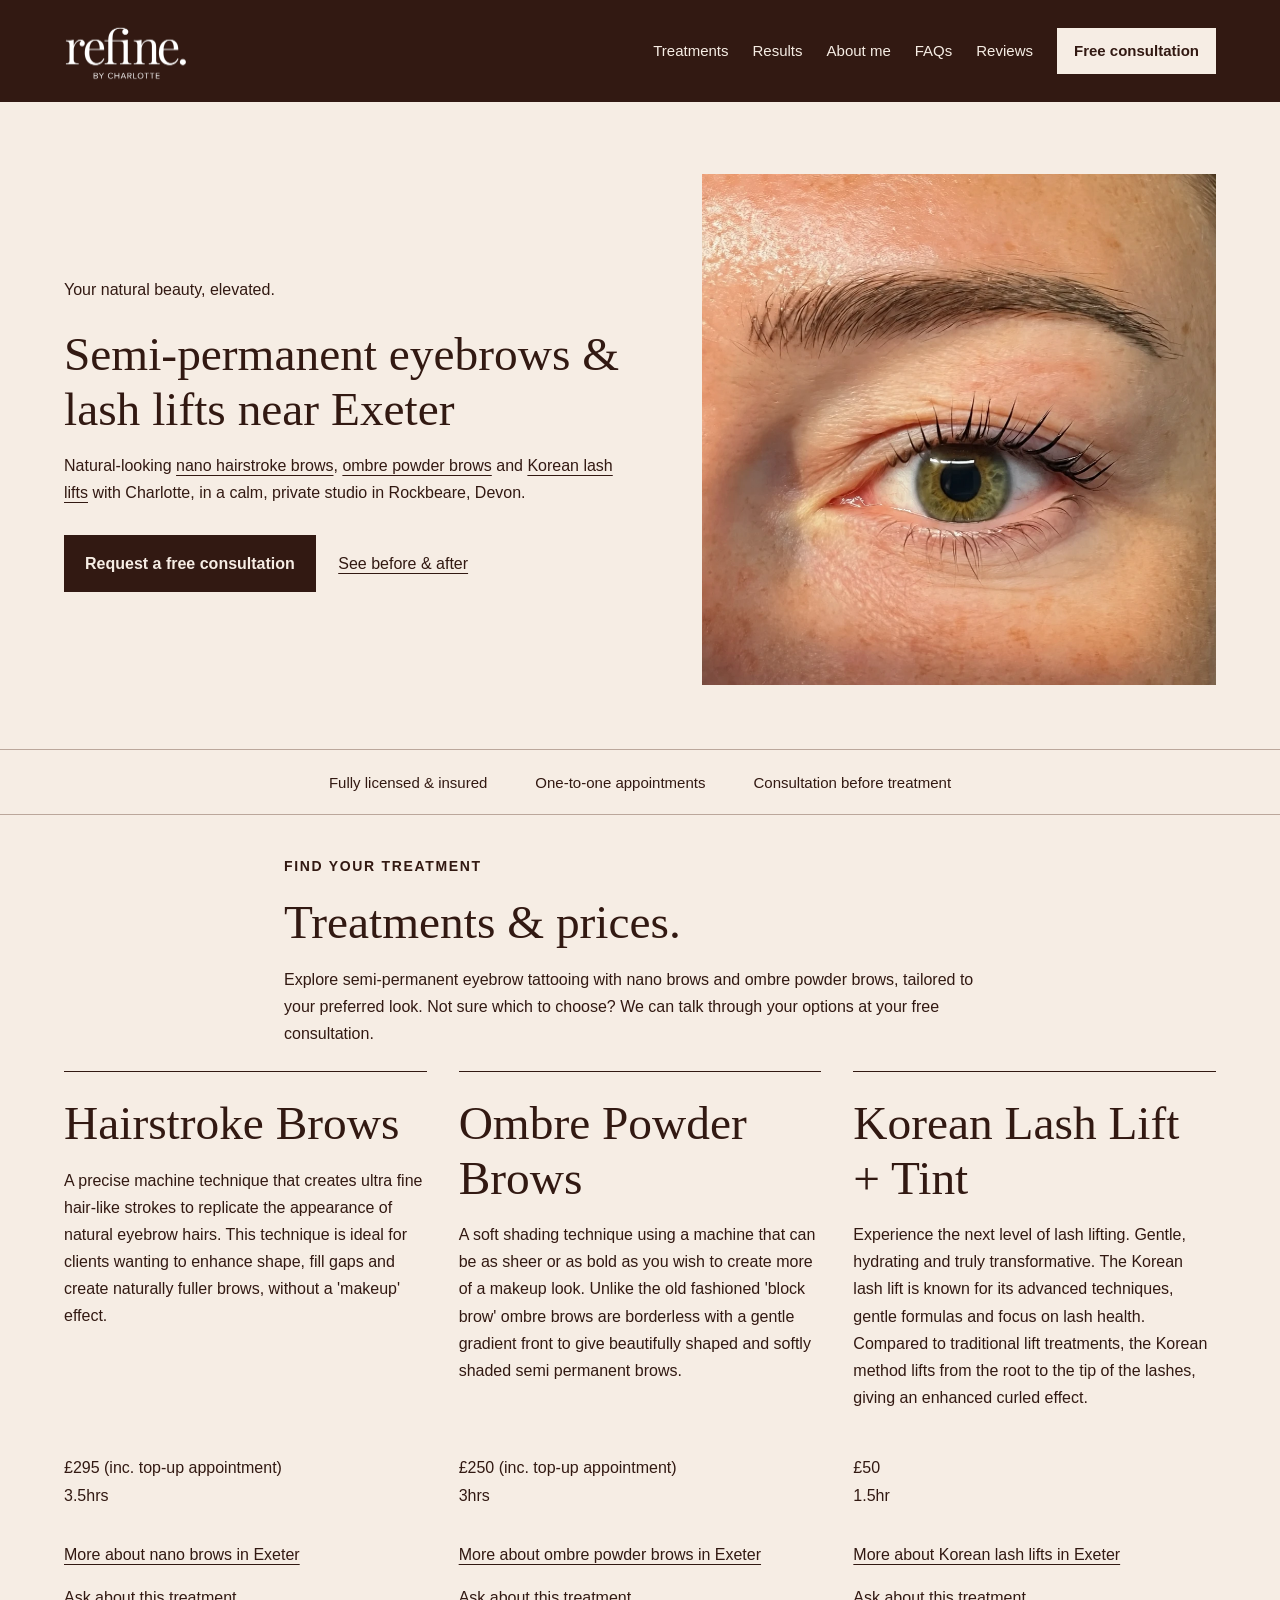
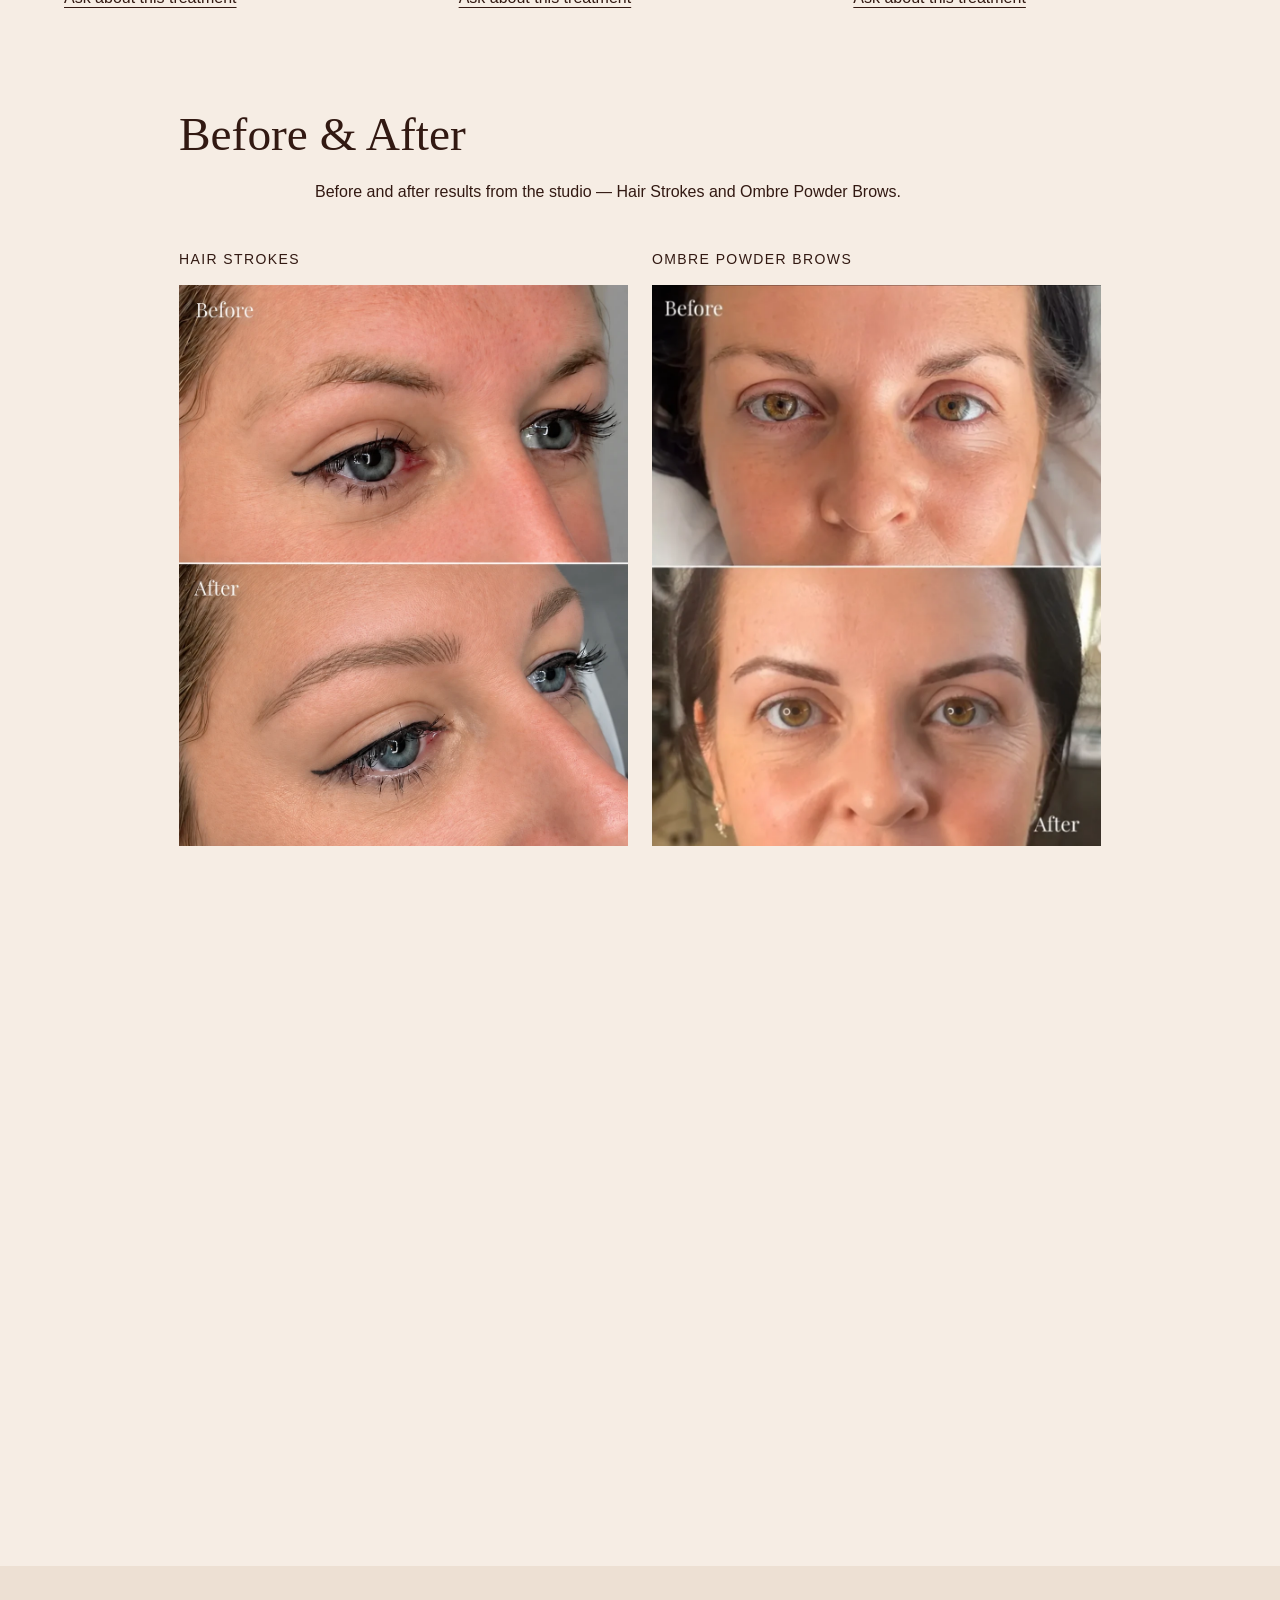
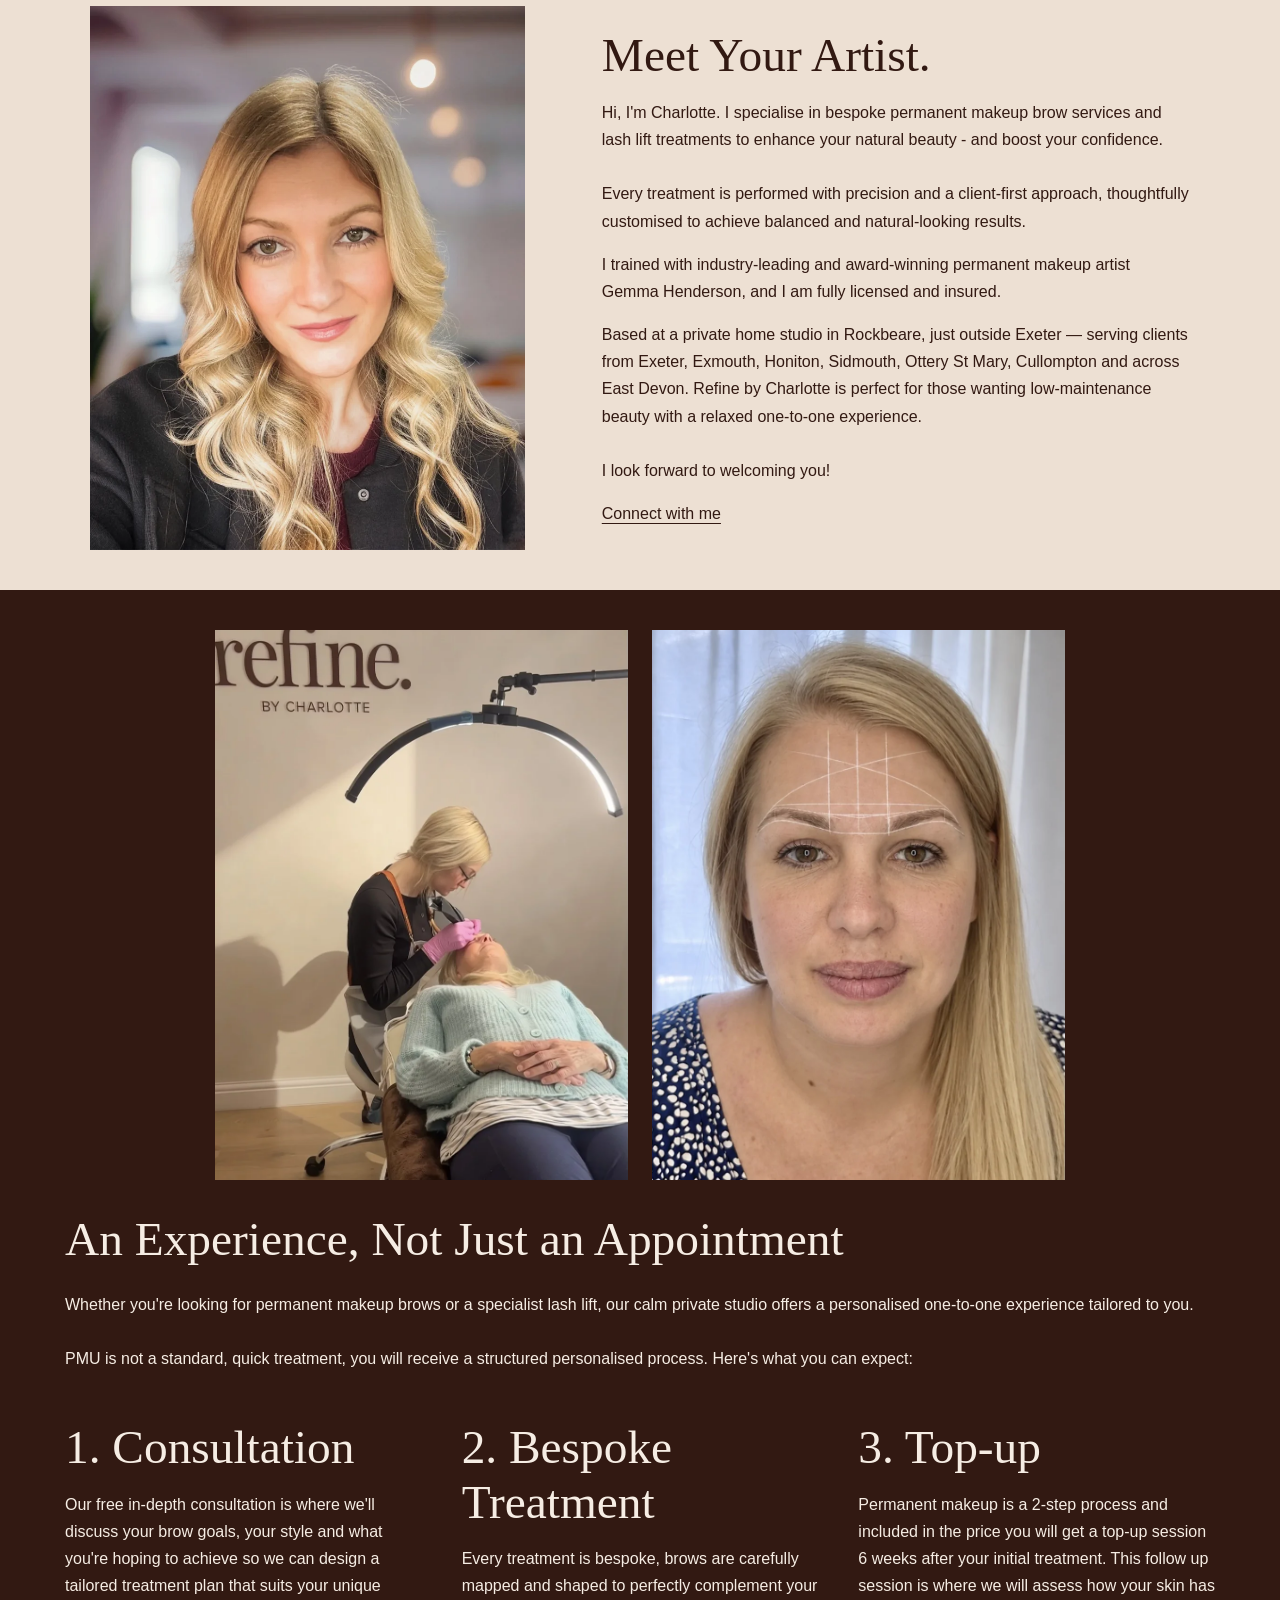
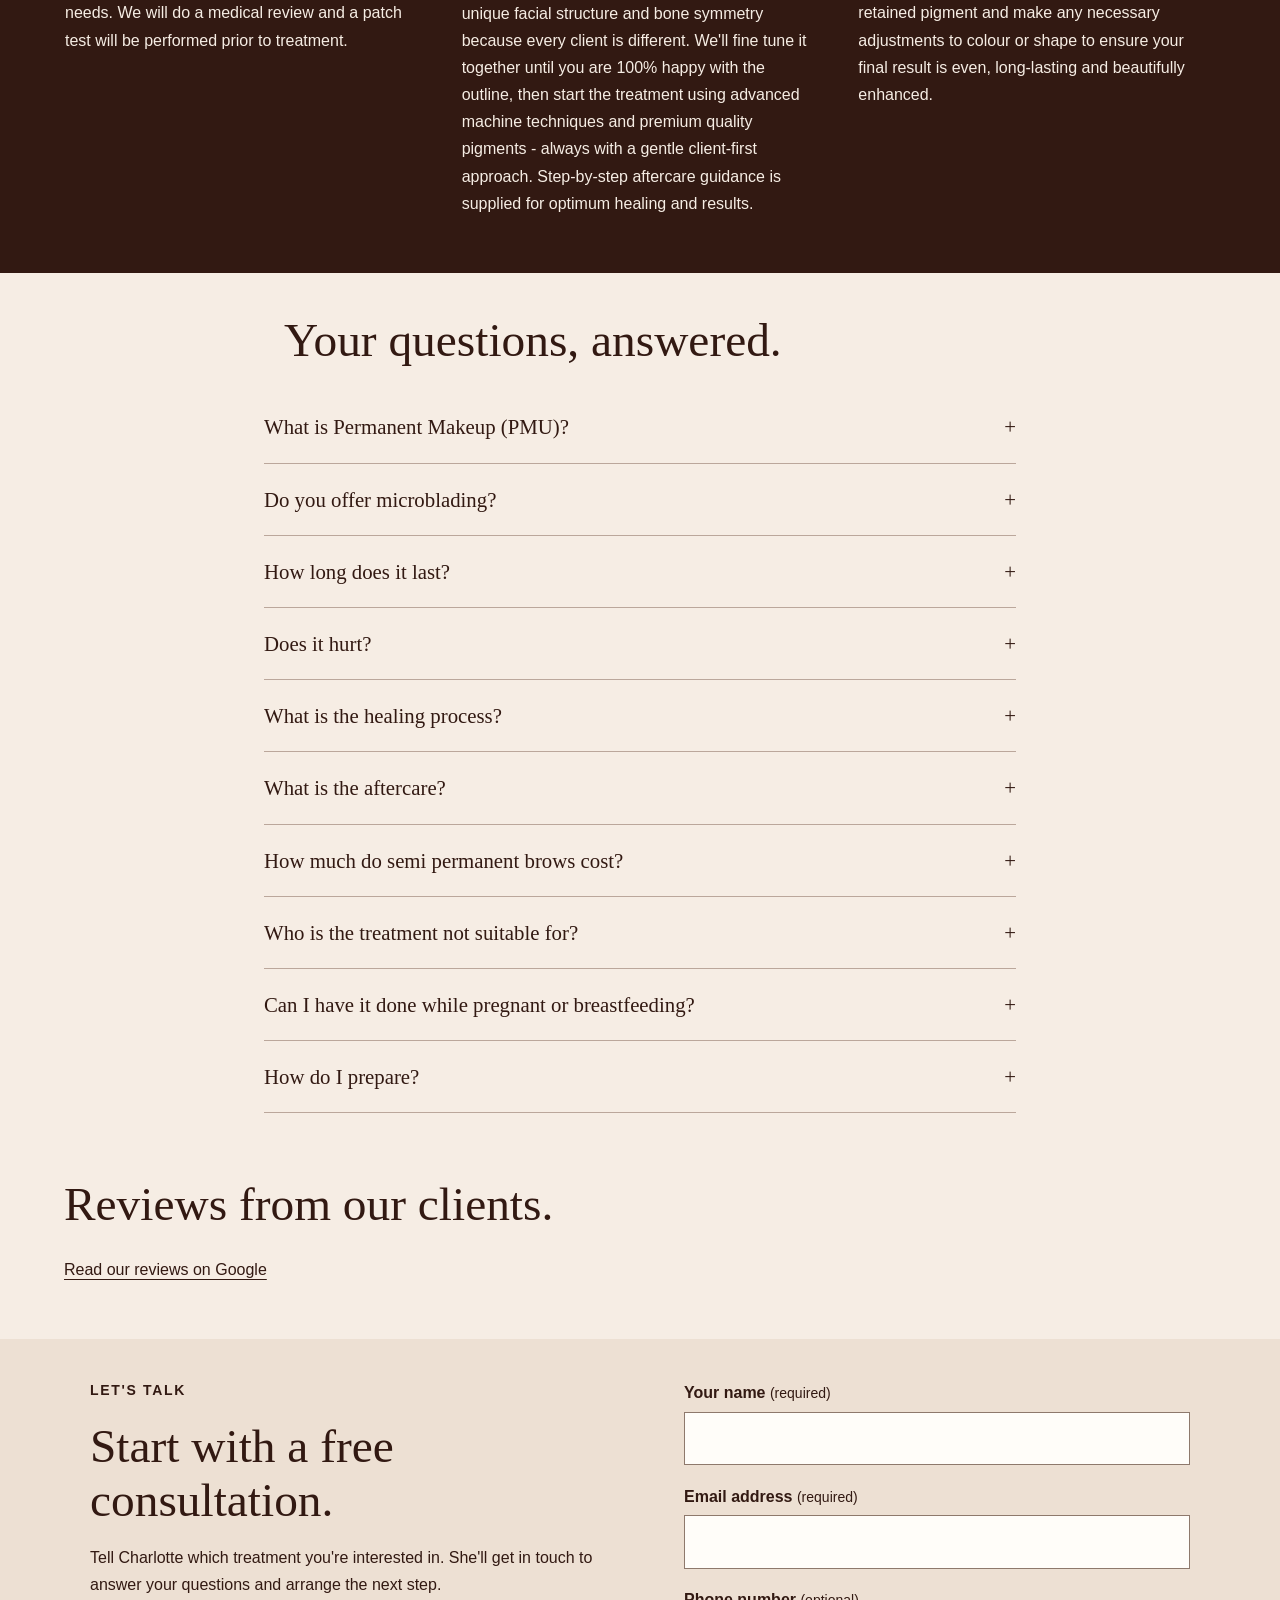
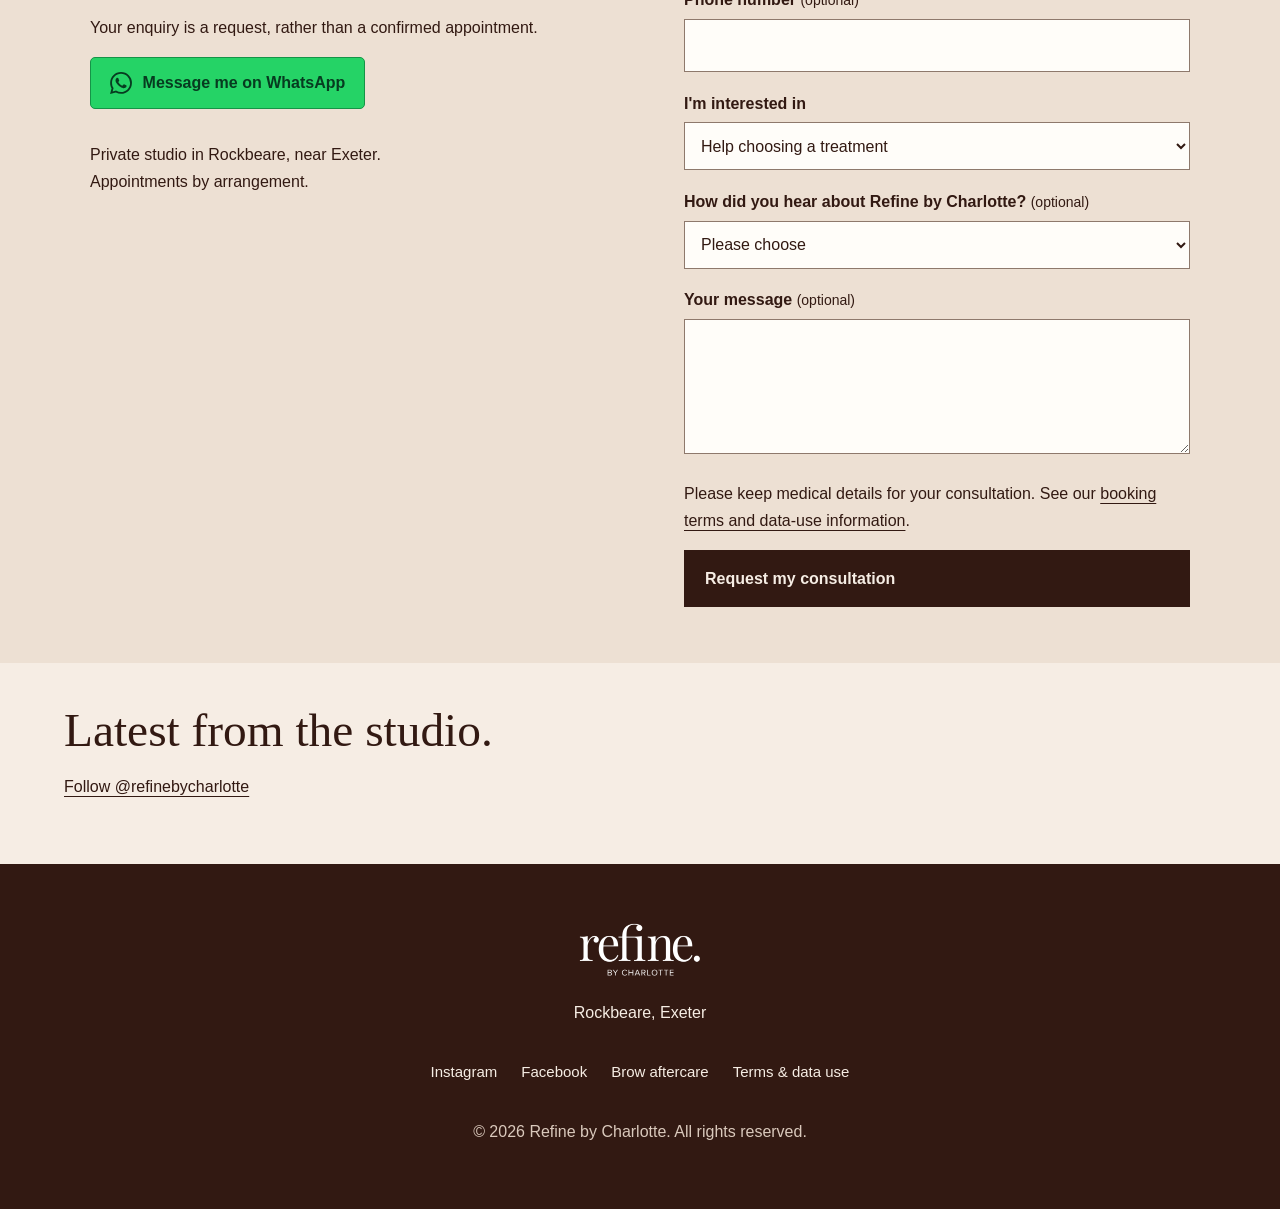
<file: index.html>
<!doctype html><html lang="en-GB"><head><meta charset="utf-8"><meta name="viewport" content="width=device-width,initial-scale=1"><title>Semi-Permanent Eyebrows &amp; Lash Lifts near Exeter | Refine by Charlotte</title><meta name="description" content="Natural-looking nano brows, ombre powder brows and Korean lash lifts with Charlotte in Rockbeare near Exeter. Request a free consultation."><link rel="canonical" href="https://refinebycharlotte.co.uk/"><link rel="icon" href="favicon.svg"><link rel="stylesheet" href="site.css?v=seo-pages-3"><script defer src="tracking.js"></script><script defer src="site.js"></script><script defer src="contact-navigation.js?v=1"></script><script defer src="mobile-media.js"></script><meta property="og:image" content="https://refinebycharlotte.co.uk/before-after-nano-brows.jpg">
<meta property="og:title" content="Semi-Permanent Eyebrows &amp; Lash Lifts near Exeter | Refine by Charlotte">
<meta property="og:description" content="Natural-looking nano brows, ombre powder brows and Korean lash lifts in Rockbeare, near Exeter, Devon. Request a free consultation.">
<meta property="og:type" content="website">
<meta property="og:url" content="https://refinebycharlotte.co.uk/">
<meta property="og:locale" content="en_GB">
<script type="application/ld+json">{
  "@context": "https://schema.org",
  "@type": "BeautySalon",
  "name": "Refine by Charlotte",
  "image": "https://refinebycharlotte.co.uk/before-after-nano-brows.jpg",
  "description": "Semi permanent makeup and beauty studio offering natural looking nano brows, ombre powder brows and Korean lash lift and tint treatments.",
  "url": "https://refinebycharlotte.co.uk/",
  "telephone": "+44 7835 049704",
  "address": {
    "@type": "PostalAddress",
    "streetAddress": "10 Bridge View",
    "addressLocality": "Rockbeare",
    "addressRegion": "Devon",
    "postalCode": "EX5 2LH",
    "addressCountry": "GB"
  },
  "areaServed": [
    "Exeter",
    "Rockbeare",
    "Exmouth",
    "Honiton",
    "Sidmouth",
    "Ottery St Mary",
    "Cullompton",
    "East Devon"
  ],
  "sameAs": [
    "https://www.instagram.com/refinebycharlotte"
  ],
  "priceRange": "££",
  "makesOffer": [
    {
      "@type": "Offer",
      "itemOffered": {
        "@type": "Service",
        "name": "Hairstroke Brows"
      },
      "price": "295",
      "priceCurrency": "GBP"
    },
    {
      "@type": "Offer",
      "itemOffered": {
        "@type": "Service",
        "name": "Ombre Powder Brows"
      },
      "price": "250",
      "priceCurrency": "GBP"
    },
    {
      "@type": "Offer",
      "itemOffered": {
        "@type": "Service",
        "name": "Korean Lash Lift + Tint"
      },
      "price": "50",
      "priceCurrency": "GBP"
    }
  ]
}</script>
<script type="application/ld+json">{
  "@context": "https://schema.org",
  "@type": "FAQPage",
  "mainEntity": [
    {
      "@type": "Question",
      "name": "What is Permanent Makeup (PMU)?",
      "acceptedAnswer": {
        "@type": "Answer",
        "text": "Permanent makeup (also known as SPMU, semi permanent makeup, cosmetic tattooing or micropigmentation) is a digital machine technique where pigment is implanted into your skin. It's designed to enhance your natural features and simplify your daily beauty routine."
      }
    },
    {
      "@type": "Question",
      "name": "Do you offer microblading?",
      "acceptedAnswer": {
        "@type": "Answer",
        "text": "I don’t offer traditional microblading. Instead, I use a digital machine method for all of my permanent makeup brow treatments. This modern technique uses a precision machine rather than a manual blade, allowing me to create beautifully bespoke brows while being gentler on the skin.\n\nAt your consultation, we’ll discuss your natural brows, skin type and desired result to create a treatment completely tailored to you."
      }
    },
    {
      "@type": "Question",
      "name": "How long does it last?",
      "acceptedAnswer": {
        "@type": "Answer",
        "text": "PMU typically lasts 1-3 years, though pigments fade over time rather than staying permanently like a traditional tattoo. Results depend on skin type, age, lifestyle and aftercare. We recommend maintenance colour boosts every 12-18 months to keep results looking fresh."
      }
    },
    {
      "@type": "Question",
      "name": "Does it hurt?",
      "acceptedAnswer": {
        "@type": "Answer",
        "text": "Most clients describe the sensation as mild discomfort rather than pain. Everyone's pain threshold is different, but many clients find the process very manageable and even relaxing."
      }
    },
    {
      "@type": "Question",
      "name": "What is the healing process?",
      "acceptedAnswer": {
        "@type": "Answer",
        "text": "Initial healing takes 7-14 days, during which the area may look darker at first, then soften up to 30-40% once healed. Your follow-up top-up appointment is at 6 weeks."
      }
    },
    {
      "@type": "Question",
      "name": "What is the aftercare?",
      "acceptedAnswer": {
        "@type": "Answer",
        "text": "Avoid getting the treatment area wet for 2 weeks. Keep the area clean and don't apply makeup close to it for the first few days. Avoid swimming, saunas, jacuzzis, hydroxy acids and sun exposure, and don't exercise for 48 hours after your appointment."
      }
    },
    {
      "@type": "Question",
      "name": "How much do semi permanent brows cost?",
      "acceptedAnswer": {
        "@type": "Answer",
        "text": "Nano brows are £295 and ombre powder brows are £250, both including the top-up appointment. The Korean lash lift + tint is £50."
      }
    },
    {
      "@type": "Question",
      "name": "Can I have it done while pregnant or breastfeeding?",
      "acceptedAnswer": {
        "@type": "Answer",
        "text": "Permanent makeup brow treatment is not suitable if you are pregnant or if you are currently breastfeeding. Please wait until you have finished breastfeeding before booking your treatment."
      }
    },
    {
      "@type": "Question",
      "name": "Who is the treatment not suitable for?",
      "acceptedAnswer": {
        "@type": "Answer",
        "text": "Permanent makeup brow treatments are not suitable if you are taking blood-thinning medication, as it can increase bleeding and bruising. Please tell Charlotte about any medication or medical conditions during your consultation. Never stop or change prescribed medication to have treatment; speak to your prescriber."
      }
    }
  ]
}</script>
<script defer src="reviews-layout.js"></script></head><body><a class="skip" href="#main">Skip to content</a><header><a class="brand" href="index.html" aria-label="Refine by Charlotte home"><img id="logoImg" src="assets/refine-by-charlotte-logo.webp" alt="Refine by Charlotte logo" width="1000" height="563" loading="eager" decoding="async">
    </a><nav aria-label="Main navigation"><a href="#treatments">Treatments</a><a href="#results">Results</a><a href="#about">About me</a><a href="#faqs">FAQs</a><a href="#google-reviews">Reviews</a><a class="nav-cta" href="#contact">Free consultation</a></nav></header><main id="main"><section class="hero"><div class="hero-copy"><p class="brand-line">Your natural beauty, elevated.</p><h1>Semi-permanent eyebrows &amp; lash lifts near Exeter</h1><p class="intro">Natural-looking <a href="nano-brows-exeter.html">nano hairstroke brows</a>, <a href="ombre-powder-brows-exeter.html">ombre powder brows</a> and <a href="korean-lash-lift-exeter.html">Korean lash lifts</a> with Charlotte, in a calm, private studio in Rockbeare, Devon.</p><div class="actions"><a class="button" href="#contact">Request a free consultation</a><a class="text-link" href="#results">See before &amp; after</a></div></div><div class="hero-photos hero-single"><img src="assets/healed-semi-permanent-eyebrows-close-up.webp" alt="Close-up of soft, natural semi-permanent eyebrows by Refine by Charlotte" width="1000" height="1000" loading="eager" decoding="async" fetchpriority="high"></div></section><div class="trust"><span>Fully licensed &amp; insured</span><span>One-to-one appointments</span><span>Consultation before treatment</span></div><div class="section-heading treatments-heading"><p class="eyebrow">Find your treatment</p><h2 id="treatments-title">Treatments &amp; prices.</h2><p>Explore semi-permanent eyebrow tattooing with nano brows and ombre powder brows, tailored to your preferred look. Not sure which to choose? We can talk through your options at your free consultation.</p></div><section class="services fade-in visible" id="treatments" aria-labelledby="treatments-title">
  <div class="svc editable">
    <h3>Hairstroke Brows</h3>
    <p>A precise machine technique that creates ultra fine hair-like strokes to replicate the appearance of natural eyebrow hairs. This technique is ideal for clients wanting to enhance shape, fill gaps and create naturally fuller brows, without a 'makeup' effect.</p>
    <p class="svc-price"><br>£295 (inc. top-up appointment)<br>3.5hrs</p><p class="svc-more"><a class="text-link" href="nano-brows-exeter.html">More about nano brows in Exeter</a></p>
  <a href="#contact" class="text-link">Ask about this treatment</a></div>
  <div class="svc editable">
    <h3>Ombre Powder Brows</h3>
    <p>A soft shading technique using a machine that can be as sheer or as bold as you wish to create more of a makeup look. Unlike the old fashioned 'block brow' ombre brows are borderless with a gentle gradient front to give beautifully shaped and softly shaded semi permanent brows.</p>
    <p class="svc-price"><br>£250 (inc. top-up appointment)<br>3hrs</p><p class="svc-more"><a class="text-link" href="ombre-powder-brows-exeter.html">More about ombre powder brows in Exeter</a></p>
  <a href="#contact" class="text-link">Ask about this treatment</a></div>
  <div class="svc editable">
    <h3>Korean Lash Lift + Tint</h3>
    <p>Experience the next level of lash lifting. Gentle, hydrating and truly transformative. The Korean lash lift is known for its advanced techniques, gentle formulas and focus on lash health. Compared to traditional lift treatments, the Korean method lifts from the root to the tip of the lashes, giving an enhanced curled effect.</p>
    <p class="svc-price"><br>£50<br>1.5hr</p><p class="svc-more"><a class="text-link" href="korean-lash-lift-exeter.html">More about Korean lash lifts in Exeter</a></p>
  <a href="#contact" class="text-link">Ask about this treatment</a></div>
</section>

<section class="gallery fade-in visible" id="results">
  <h2 class="editable">Before &amp; After</h2>
  <p class="gallery-sub editable">Before and after results from the studio — Hair Strokes and Ombre Powder Brows.</p>
  <div class="gallery-grid">
    <div class="gallery-item"><span>Hair Strokes</span><img src="assets/nano-hairstroke-brows-before-after.webp" alt="Nano hairstroke brows before (top) and after (bottom) treatment at Refine by Charlotte" width="1000" height="1250" loading="lazy" decoding="async"></div>
    <div class="gallery-item"><span>Ombre Powder Brows</span><div class="ombre-results-trim"><img src="assets/ombre-powder-brows-before-after.webp?v=2" alt="Ombre powder brows before (top) and after (bottom) treatment at Refine by Charlotte" width="1000" height="1250" loading="eager" decoding="async"></div></div>
  </div>
  <div class="results-video"><video muted loop playsinline preload="none" aria-label="Treatment results video"><source src="assets/studio-results-new.mp4" type="video/mp4">Your browser does not support this video. <a href="assets/studio-results-new.mp4">Watch the video</a>.</video></div>
</section>

<section class="stylist fade-in visible" id="about">
  <div class="stylist-inner">
    <div class="stylist-img">
      <div class="stylist-img-main img-editable"><img src="assets/charlotte-permanent-makeup-artist.webp" alt="Charlotte, permanent makeup artist and owner of Refine by Charlotte" width="800" height="1000" loading="lazy" decoding="async"></div>
    </div>
        <div class="stylist-text">
      <h2 class="editable">Meet Your Artist.</h2>
      <p class="editable">Hi, I'm Charlotte. I specialise in bespoke permanent makeup brow services and lash lift treatments to enhance your natural beauty - and boost your confidence. <br><br>Every treatment is performed with precision and a client-first approach, thoughtfully customised to achieve balanced and natural-looking results. </p>
      <p class="editable"><span>I trained with industry-leading and award-winning permanent makeup artist Gemma Henderson, and I am fully licensed and insured.</span></p>
      <p class="editable"><span>Based at a private home studio in Rockbeare, just outside Exeter — serving clients from Exeter, Exmouth, Honiton, Sidmouth, Ottery St Mary, Cullompton and across East Devon. Refine by Charlotte is perfect for those wanting </span><span>low-maintenance beauty with </span><span>a relaxed one-to-one experience.<br><br>I look forward to welcoming you!</span></p>
      <a href="https://www.instagram.com/refinebycharlotte" target="_blank" class="cta editable">Connect with me</a>
    </div>
  </div>
</section>

<section class="experience fade-in visible">
  <div class="experience-inner">
    <div class="experience-photos" id="studio-photos"><img src="assets/refine-by-charlotte-studio-rockbeare-exeter.webp" alt="Charlotte carrying out a treatment in her private studio in Rockbeare, near Exeter" width="877" height="1400" loading="lazy" decoding="async"><img src="assets/eyebrow-mapping-before-treatment.webp" alt="Eyebrow mapping to design the brow shape before treatment" width="924" height="1400" loading="lazy" decoding="async"></div>
    <div class="experience-text">
      <h2 class="editable">An Experience, Not Just an Appointment</h2>
      <p class="desc editable">Whether you're looking for permanent makeup brows or a specialist lash lift, our calm private studio offers a personalised one-to-one experience tailored to you. <br><br>PMU is not a standard, quick treatment, you will receive a structured personalised process. Here's what you can expect:</p>
      <div class="experience-steps">
        <div class="mval"><h3 class="editable">1. Consultation</h3><p class="editable">Our free in-depth consultation is where we'll discuss your brow goals, your style and what you're hoping to achieve so we can design a tailored treatment plan that suits your unique needs. We will do a medical review and a patch test will be performed prior to treatment.</p></div>
        <div class="mval"><h3 class="editable">2. Bespoke Treatment</h3><p class="editable">Every treatment is bespoke, brows are carefully mapped and shaped to perfectly complement your unique facial structure and bone symmetry because every client is different. We'll fine tune it together until you are 100% happy with the outline, then start the treatment using <span>advanced machine techniques and </span>premium quality pigments - always with a gentle client-first approach. Step-by-step aftercare guidance is supplied for optimum healing and results.</p></div>
        <div class="mval"><h3 class="editable">3. Top-up</h3><p class="editable">Permanent makeup is a 2-step process and included in the price you will get a top-up session 6 weeks after your initial treatment. This follow up session is where we will assess how your skin has retained pigment and make any necessary adjustments to colour or shape to ensure your final result is even, long-lasting and beautifully enhanced. </p></div>
      </div>
    </div>
  </div>
</section>

<div class="section-heading"><h2>Your questions, answered.</h2></div><section class="faq-text fade-in visible" id="faqs">
  <div class="faq-inner"><div class="faq-item">
      <h3 class="faq-heading"><button class="faq-q" type="button" aria-expanded="false" aria-controls="answer-0">What is Permanent Makeup (PMU)?</button></h3><div class="faq-a-wrap" id="answer-0" hidden=""><p class="faq-a editable">Permanent makeup (also known as SPMU, semi permanent makeup, cosmetic tattooing or micropigmentation) is a digital machine technique where pigment is implanted into your skin. It's designed to enhance your natural features and simplify your daily beauty routine.</p></div>
    </div>
    <div class="faq-item"><h3 class="faq-heading"><button class="faq-q" type="button" aria-expanded="false" aria-controls="answer-microblading">Do you offer microblading?</button></h3><div class="faq-a-wrap" id="answer-microblading" hidden><p class="faq-a">I don’t offer traditional microblading. Instead, I use a digital machine method for all of my permanent makeup brow treatments. This modern technique uses a precision machine rather than a manual blade, allowing me to create beautifully bespoke brows while being gentler on the skin.</p><p class="faq-a">At your consultation, we’ll discuss your natural brows, skin type and desired result to create a treatment completely tailored to you.</p></div></div>
    <div class="faq-item">
      <h3 class="faq-heading"><button class="faq-q" type="button" aria-expanded="false" aria-controls="answer-1">How long does it last?</button></h3><div class="faq-a-wrap" id="answer-1" hidden=""><p class="faq-a editable">PMU typically lasts 1–3 years, though pigments fade over time rather than staying permanently like a traditional tattoo. Results can depend on many factors such as skin type, age, lifestyle and aftercare. We recommend maintenance colour boosts every 12-18 months to keep your results looking fresh.</p></div>
    </div>
    <div class="faq-item">
      <h3 class="faq-heading"><button class="faq-q" type="button" aria-expanded="false" aria-controls="answer-2">Does it hurt?</button></h3><div class="faq-a-wrap" id="answer-2" hidden=""><p class="faq-a editable">Most clients describe the sensation as mild discomfort rather than pain. Everyone's pain threshold is different, but many clients find the process very manageable and even relaxing.</p></div>
    </div>
    <div class="faq-item">
      <h3 class="faq-heading"><button class="faq-q" type="button" aria-expanded="false" aria-controls="answer-3">What is the healing process?</button></h3><div class="faq-a-wrap" id="answer-3" hidden=""><p class="faq-a editable">Initial healing takes 7–14 days, during which the area may look darker, at first then soften up to 30-40% once healed. Your follow-up top-up appointment is at 6 weeks.</p></div>
    </div>
    <div class="faq-item">
      <h3 class="faq-heading"><button class="faq-q" type="button" aria-expanded="false" aria-controls="answer-4">What is the aftercare?</button></h3><div class="faq-a-wrap" id="answer-4" hidden=""><p class="faq-a editable">Once you have had your initial treatment it takes between 4-6 weeks to heal. You will receive full aftercare instructions for your nano or ombre powder brow treatment which are based on the following.<br><br>Avoid getting the treatment area wet for 2 weeks after your treatment. Keep the area clean and don't apply makeup close to the area for the first few days. Avoid swimming, saunas, jacuzzis, hydroxy acids, and look after your general well being. Avoid sun exposure to the area, (for as long as possible, to avoid fading) don't exercise for 48 hours after your appointment.<br><br>These are all recommendations to ensure you achieve the maximum results from your treatment and to help with the healing process. For a full day-by-day guide, see our <a href="eyebrow-tattoo-exeter.html">Eyebrow tattoo Exeter</a><a href="natural-brows-sparse-thinning-eyebrows-exeter.html">Brows for sparse or thinning eyebrows</a><a href="ai-eyebrow-preview-realistic-results.html">AI brow previews guide</a><a href="aftercare.html">brow aftercare &amp; healing guide</a>.</p></div>
    </div>
    <div class="faq-item">
      <h3 class="faq-heading"><button class="faq-q" type="button" aria-expanded="false" aria-controls="answer-5">How much do semi permanent brows cost?</button></h3><div class="faq-a-wrap" id="answer-5" hidden=""><p class="faq-a editable">Nano brows are £295 and ombre powder brows are £250, both including your top-up appointment 6 weeks after the initial treatment. The Korean lash lift + tint is £50. Prices include a full consultation, and there are no hidden extras — the cost of your nano or ombre powder brow treatment covers everything from mapping and colour matching through to your perfecting top-up.</p></div>
    </div>
    <div class="faq-item">
      <h3 class="faq-heading"><button class="faq-q" type="button" aria-expanded="false" aria-controls="answer-suitability">Who is the treatment not suitable for?</button></h3><div class="faq-a-wrap" id="answer-suitability" hidden=""><p class="faq-a editable">Permanent makeup brow treatments are not suitable if you are taking blood-thinning medication, as it can increase bleeding and bruising. Please tell Charlotte about any medication or medical conditions during your consultation. Never stop or change prescribed medication to have treatment; speak to your prescriber.</p></div>
    </div>
    <div class="faq-item">
      <h3 class="faq-heading"><button class="faq-q" type="button" aria-expanded="false" aria-controls="answer-6">Can I have it done while pregnant or breastfeeding?</button></h3><div class="faq-a-wrap" id="answer-6" hidden=""><p class="faq-a editable">Permanent makeup brow treatment is not suitable if you are pregnant or if you are currently breastfeeding. Please wait until you have finished breastfeeding before booking your treatment.</p></div>
    </div>
    <div class="faq-item">
      <h3 class="faq-heading"><button class="faq-q" type="button" aria-expanded="false" aria-controls="answer-7">How do I prepare?</button></h3><div class="faq-a-wrap" id="answer-7" hidden=""><p class="faq-a editable">The below is recommended to ensure you achieve the best results from your treatment and to help with the healing process.<br><br>It is recommended that you avoid caffeine, alcohol and anti-inflammatory medicine, such as ibuprofen or paracetamol on the day before and of your treatment. Avoid using retinol or acids 4 weeks before and after your treatment, if you are having a brow treatment please don't tint, wax or thread your brows within the two weeks leading up to your appointment. Please make sure you aren't wearing any fake tan or tinted moisturiser when you attend the consultation or appointment as it is best to see your natural skin colour. You should avoid having botox or fillers at least four weeks before your appointment.</p></div>
    </div>
  </div>
</section>
<section class="reviews" id="google-reviews" aria-labelledby="google-reviews-title"><h2 id="google-reviews-title">Reviews from our clients.</h2><div class="sk-ww-google-reviews" data-embed-id="25714216"></div><script src="https://widgets.sociablekit.com/google-reviews/widget.js" defer></script><p><a href="https://share.google/rWIQbxCXVzqLfXBWT" target="_blank" rel="noopener">Read our reviews on Google</a></p></section>



<section class="contact" id="contact"><div class="contact-inner"><div class="contact-intro"><p class="eyebrow">Let's talk</p><h2>Start with a free consultation.</h2><p>Tell Charlotte which treatment you're interested in. She'll get in touch to answer your questions and arrange the next step.</p><p>Your enquiry is a request, rather than a confirmed appointment.</p><a class="whatsapp-button" id="waBtn" target="_blank" rel="noopener" href="https://wa.me/447835049704?text=Hi%20Charlotte%2C%20I%27d%20like%20to%20ask%20about%20a%20consultation%20please."><svg width="22" height="22" viewbox="0 0 24 24" fill="currentColor" aria-hidden="true" focusable="false"><path d="M17.472 14.382c-.297-.149-1.758-.867-2.03-.967-.273-.099-.471-.148-.67.15-.197.297-.767.966-.94 1.164-.173.199-.347.223-.644.075-.297-.15-1.255-.463-2.39-1.475-.883-.788-1.48-1.761-1.653-2.059-.173-.297-.018-.458.13-.606.134-.133.298-.347.446-.52.149-.174.198-.298.298-.497.099-.198.05-.371-.025-.52-.075-.149-.669-1.612-.916-2.207-.242-.579-.487-.5-.669-.51-.173-.008-.371-.01-.57-.01-.198 0-.52.074-.792.372-.272.297-1.04 1.016-1.04 2.479 0 1.462 1.065 2.875 1.213 3.074.149.198 2.096 3.2 5.077 4.487.709.306 1.262.489 1.694.625.712.227 1.36.195 1.871.118.571-.085 1.758-.719 2.006-1.413.248-.694.248-1.289.173-1.413-.074-.124-.272-.198-.57-.347m-5.421 7.403h-.004a9.87 9.87 0 01-5.031-1.378l-.361-.214-3.741.982.998-3.648-.235-.374a9.86 9.86 0 01-1.51-5.26c.001-5.45 4.436-9.884 9.888-9.884 2.64 0 5.122 1.03 6.988 2.898a9.825 9.825 0 012.893 6.994c-.003 5.45-4.437 9.884-9.885 9.884m8.413-18.297A11.815 11.815 0 0012.05 0C5.495 0 .16 5.335.157 11.892c0 2.096.547 4.142 1.588 5.945L.057 24l6.305-1.654a11.882 11.882 0 005.683 1.448h.005c6.554 0 11.89-5.335 11.893-11.893a11.821 11.821 0 00-3.48-8.413z"></path></svg><span>Message me on WhatsApp</span></a><p class="small">Private studio in Rockbeare, near Exeter.<br>Appointments by arrangement.</p></div><form action="https://formspree.io/f/xeerpoll" method="POST" id="contactForm"><label for="name">Your name <span>(required)</span></label><input id="name" name="name" autocomplete="name" required maxlength="120"><label for="email">Email address <span>(required)</span></label><input type="email" id="email" name="email" autocomplete="email" required maxlength="254"><label for="phone">Phone number <span>(optional)</span></label><input type="tel" id="phone" name="phone" autocomplete="tel" maxlength="40"><label for="treatment">I'm interested in</label><select id="treatment" name="treatment"><option>Help choosing a treatment</option><option>Nano brows</option><option>Ombre powder brows</option><option>Korean lash lift + tint</option></select><label for="heard_about">How did you hear about Refine by Charlotte? <span>(optional)</span></label><select id="heard_about" name="heard_about"><option value="">Please choose</option><option>Google search</option><option>Google Maps</option><option>ChatGPT or another AI assistant</option><option>Bing or another search engine</option><option>Instagram</option><option>Facebook</option><option>Recommended by a friend</option><option>Other</option></select><label for="message">Your message <span>(optional)</span></label><textarea id="message" name="message" rows="4" maxlength="3000"></textarea><p class="small">Please keep medical details for your consultation. See our <a href="terms.html">booking terms and data-use information</a>.</p><button class="button" type="submit">Request my consultation</button><p id="form-status" role="status" tabindex="-1"></p></form></div></section><section class="instagram-section" id="instagram" aria-labelledby="instagram-title"><h2 id="instagram-title">Latest from the studio.</h2><p><a href="https://www.instagram.com/refinebycharlotte" target="_blank" rel="noopener">Follow @refinebycharlotte</a></p><div class="sk-instagram-feed" data-embed-id="25714219"></div></section>
</main><nav class="mobile-cta" aria-label="Quick contact"><a class="mobile-cta-wa" target="_blank" rel="noopener" href="https://wa.me/447835049704?text=Hi%20Charlotte%2C%20I%27d%20like%20to%20ask%20about%20a%20consultation%20please."><svg width="22" height="22" viewbox="0 0 24 24" fill="currentColor" aria-hidden="true" focusable="false"><path d="M17.472 14.382c-.297-.149-1.758-.867-2.03-.967-.273-.099-.471-.148-.67.15-.197.297-.767.966-.94 1.164-.173.199-.347.223-.644.075-.297-.15-1.255-.463-2.39-1.475-.883-.788-1.48-1.761-1.653-2.059-.173-.297-.018-.458.13-.606.134-.133.298-.347.446-.52.149-.174.198-.298.298-.497.099-.198.05-.371-.025-.52-.075-.149-.669-1.612-.916-2.207-.242-.579-.487-.5-.669-.51-.173-.008-.371-.01-.57-.01-.198 0-.52.074-.792.372-.272.297-1.04 1.016-1.04 2.479 0 1.462 1.065 2.875 1.213 3.074.149.198 2.096 3.2 5.077 4.487.709.306 1.262.489 1.694.625.712.227 1.36.195 1.871.118.571-.085 1.758-.719 2.006-1.413.248-.694.248-1.289.173-1.413-.074-.124-.272-.198-.57-.347m-5.421 7.403h-.004a9.87 9.87 0 01-5.031-1.378l-.361-.214-3.741.982.998-3.648-.235-.374a9.86 9.86 0 01-1.51-5.26c.001-5.45 4.436-9.884 9.888-9.884 2.64 0 5.122 1.03 6.988 2.898a9.825 9.825 0 012.893 6.994c-.003 5.45-4.437 9.884-9.885 9.884m8.413-18.297A11.815 11.815 0 0012.05 0C5.495 0 .16 5.335.157 11.892c0 2.096.547 4.142 1.588 5.945L.057 24l6.305-1.654a11.882 11.882 0 005.683 1.448h.005c6.554 0 11.89-5.335 11.893-11.893a11.821 11.821 0 00-3.48-8.413z"></path></svg><span>WhatsApp</span></a><a class="mobile-cta-consult" href="#contact">Free consultation</a></nav><footer><img class="footer-logo" src="assets/refine-by-charlotte-logo.webp" alt="Refine by Charlotte logo" width="1000" height="563" loading="lazy" decoding="async"><p>Rockbeare, Exeter</p><nav aria-label="Footer navigation"><a href="https://www.instagram.com/refinebycharlotte" target="_blank" rel="noopener">Instagram</a><a href="https://www.facebook.com/share/18ARiKV3Rc/?mibextid=wwXIfr" target="_blank" rel="noopener">Facebook</a><a href="aftercare.html">Brow aftercare</a><a href="terms.html">Terms &amp; data use</a></nav><p class="small">© 2026 Refine by Charlotte. All rights reserved.</p></footer></body></html>
</file>
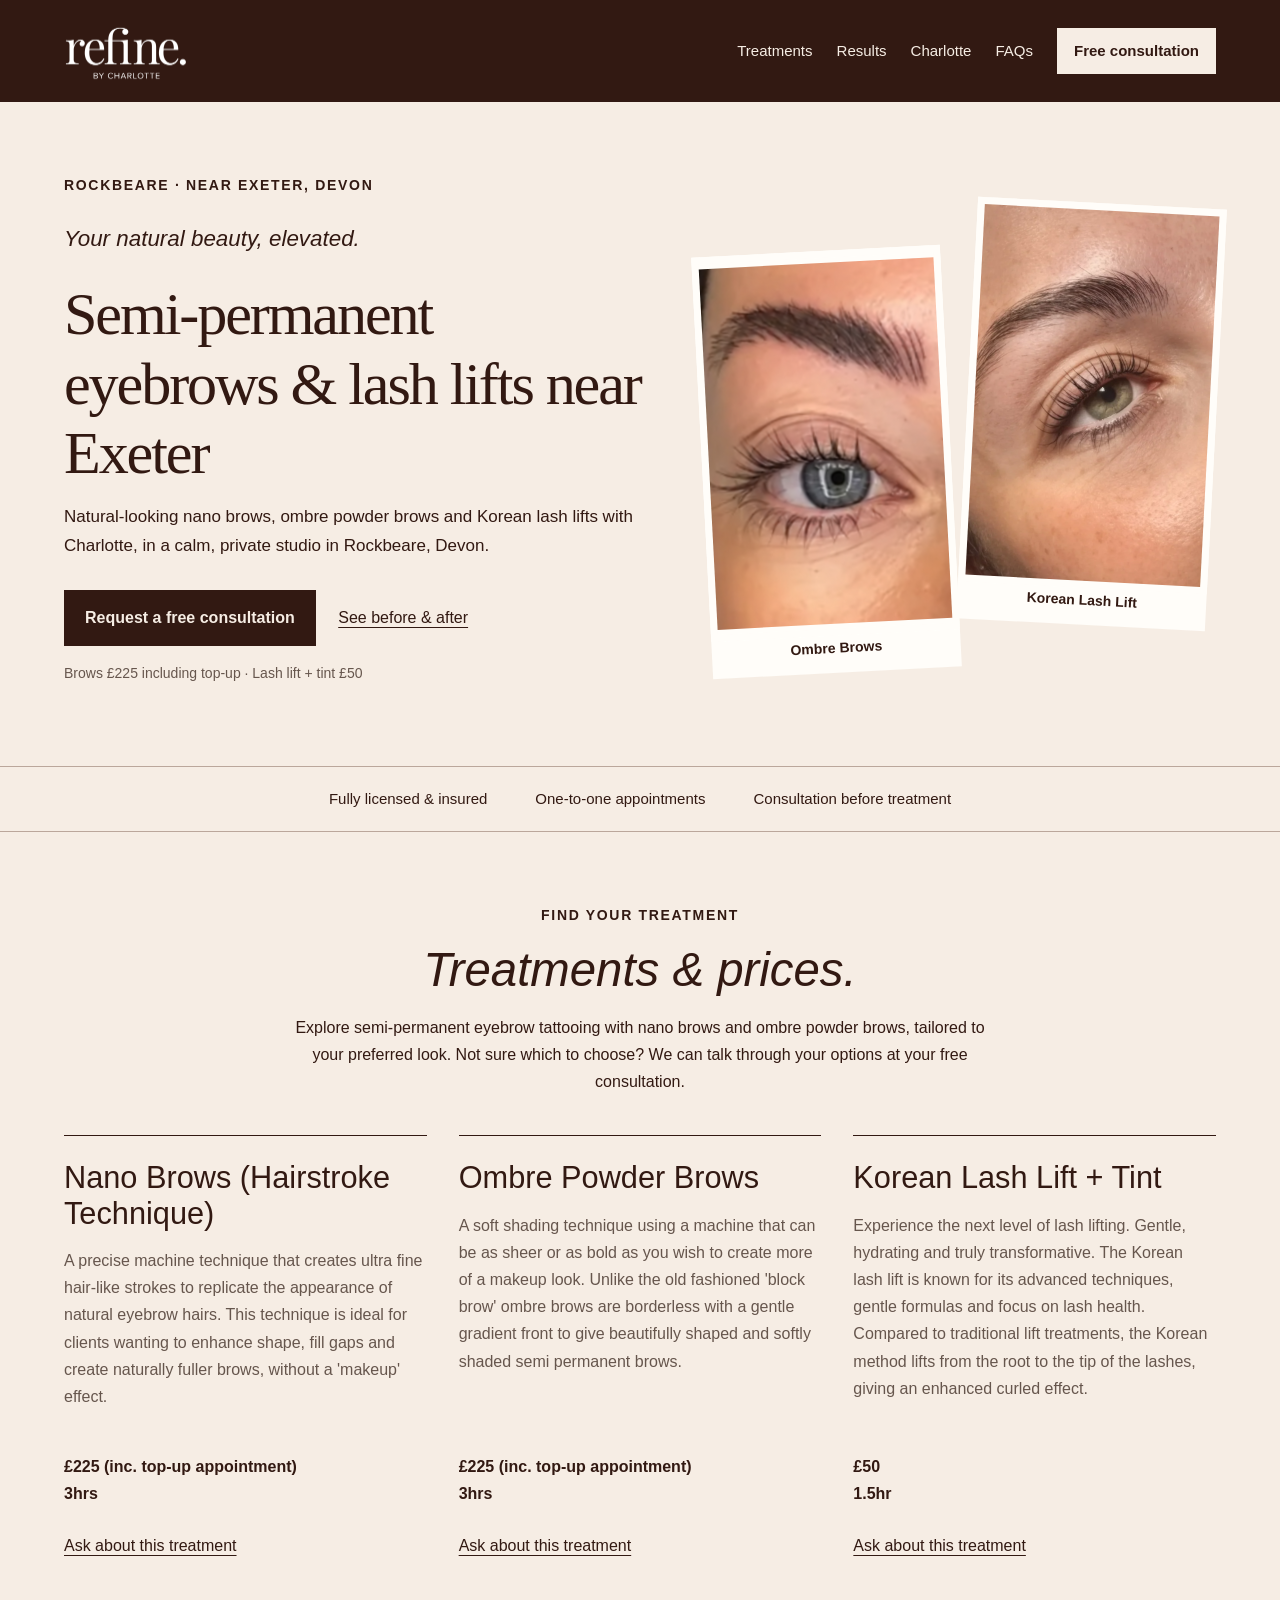
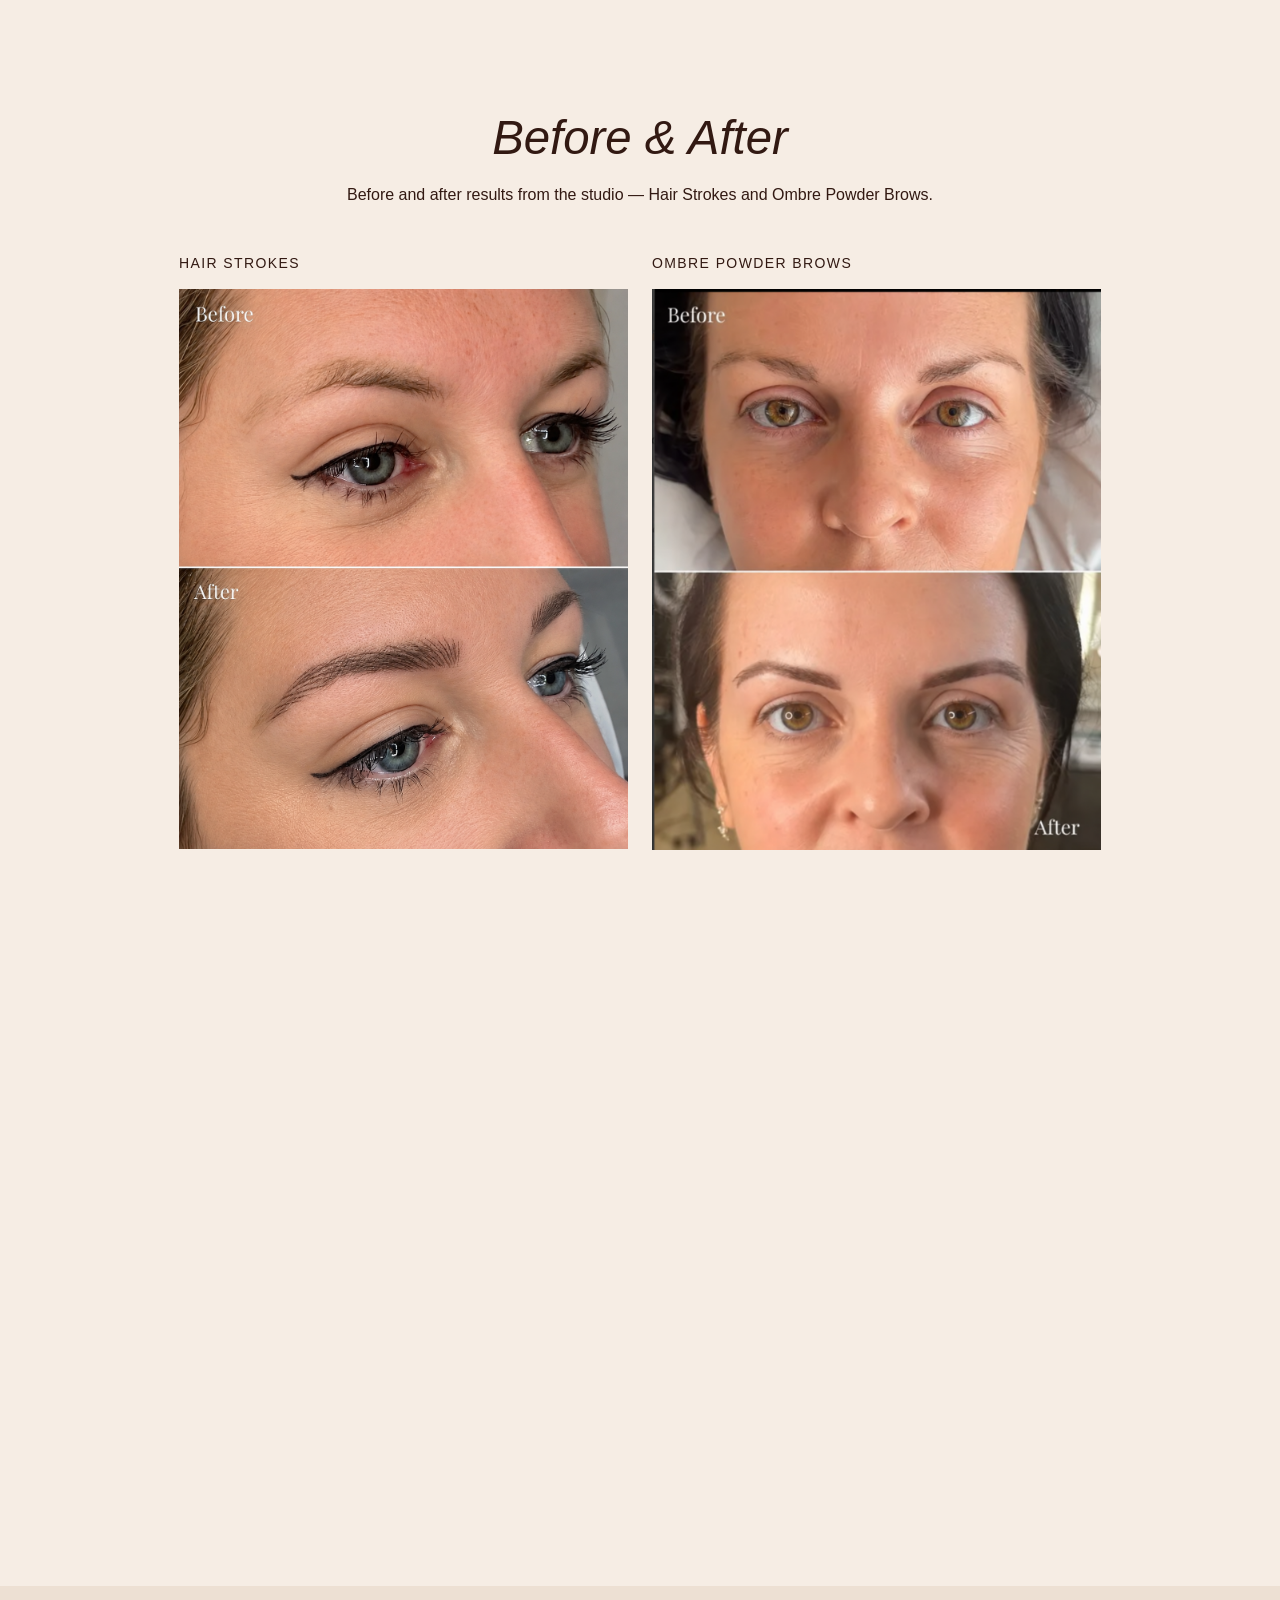
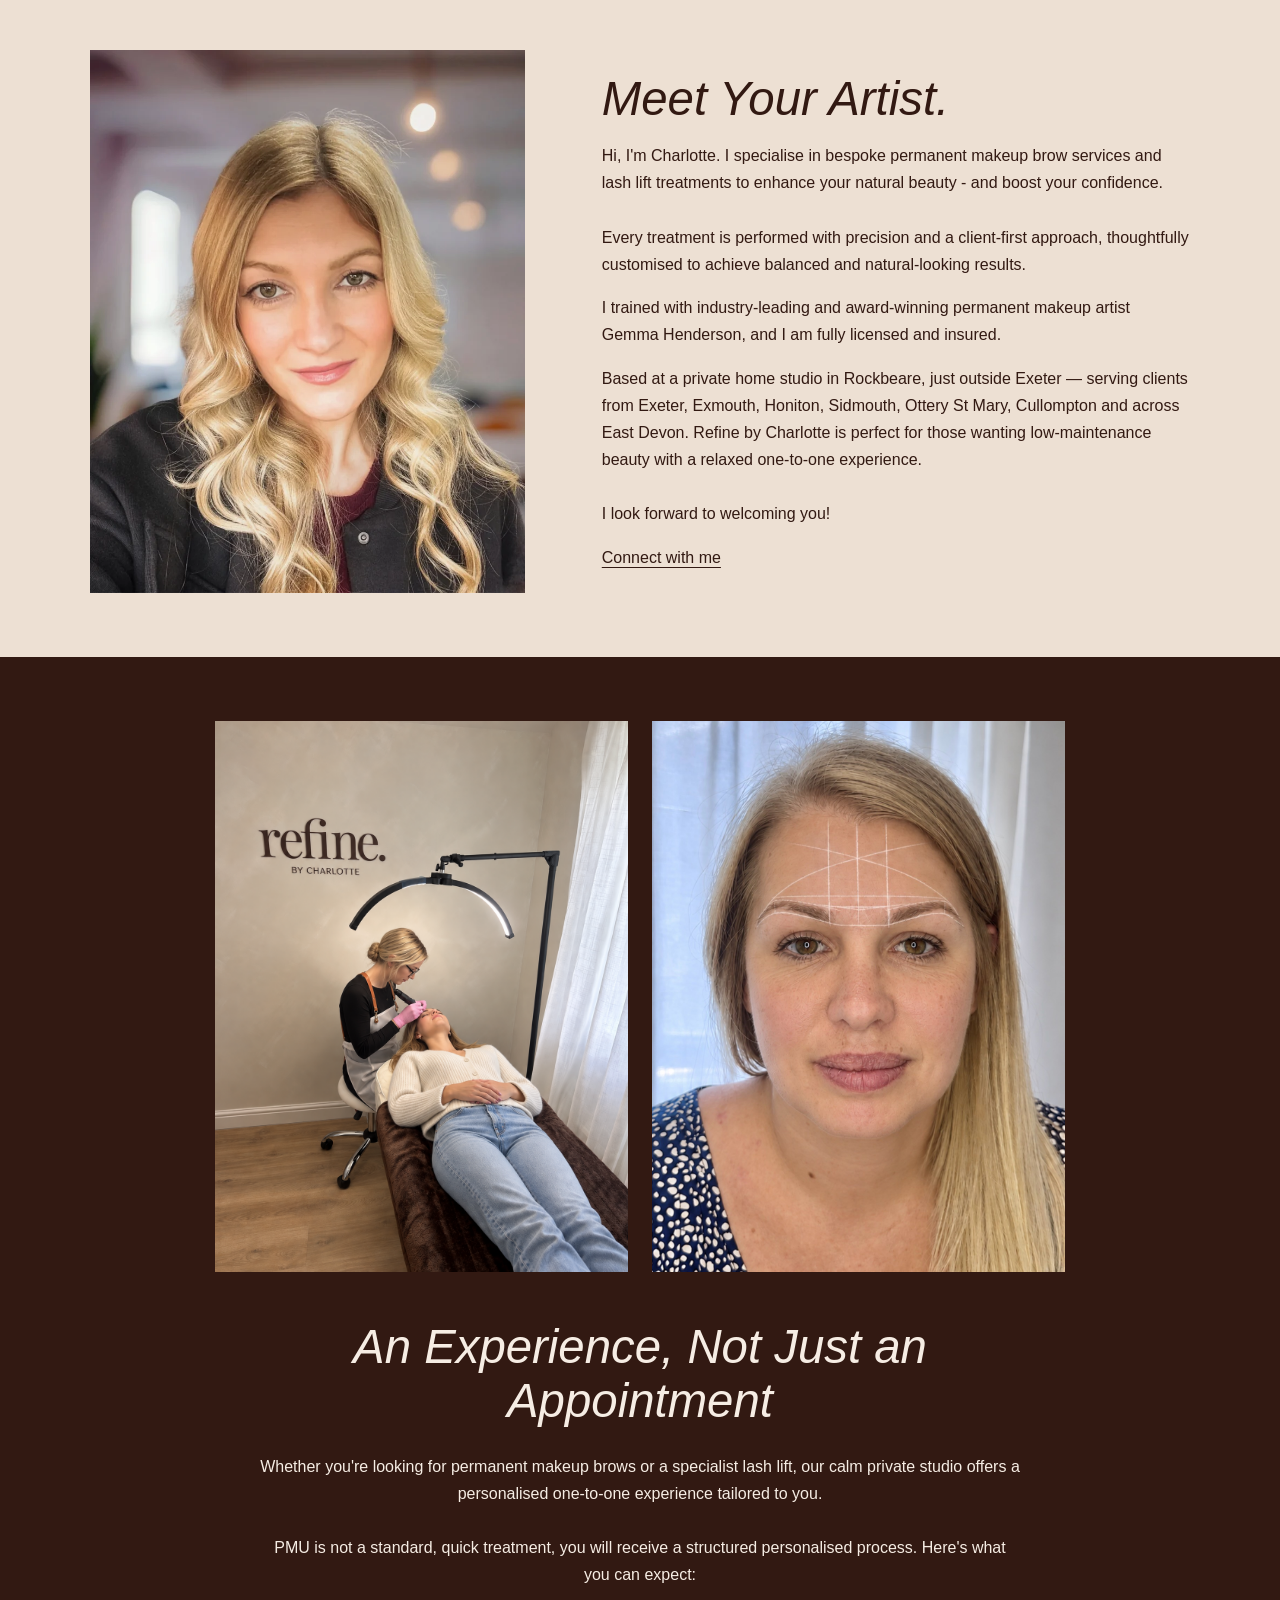
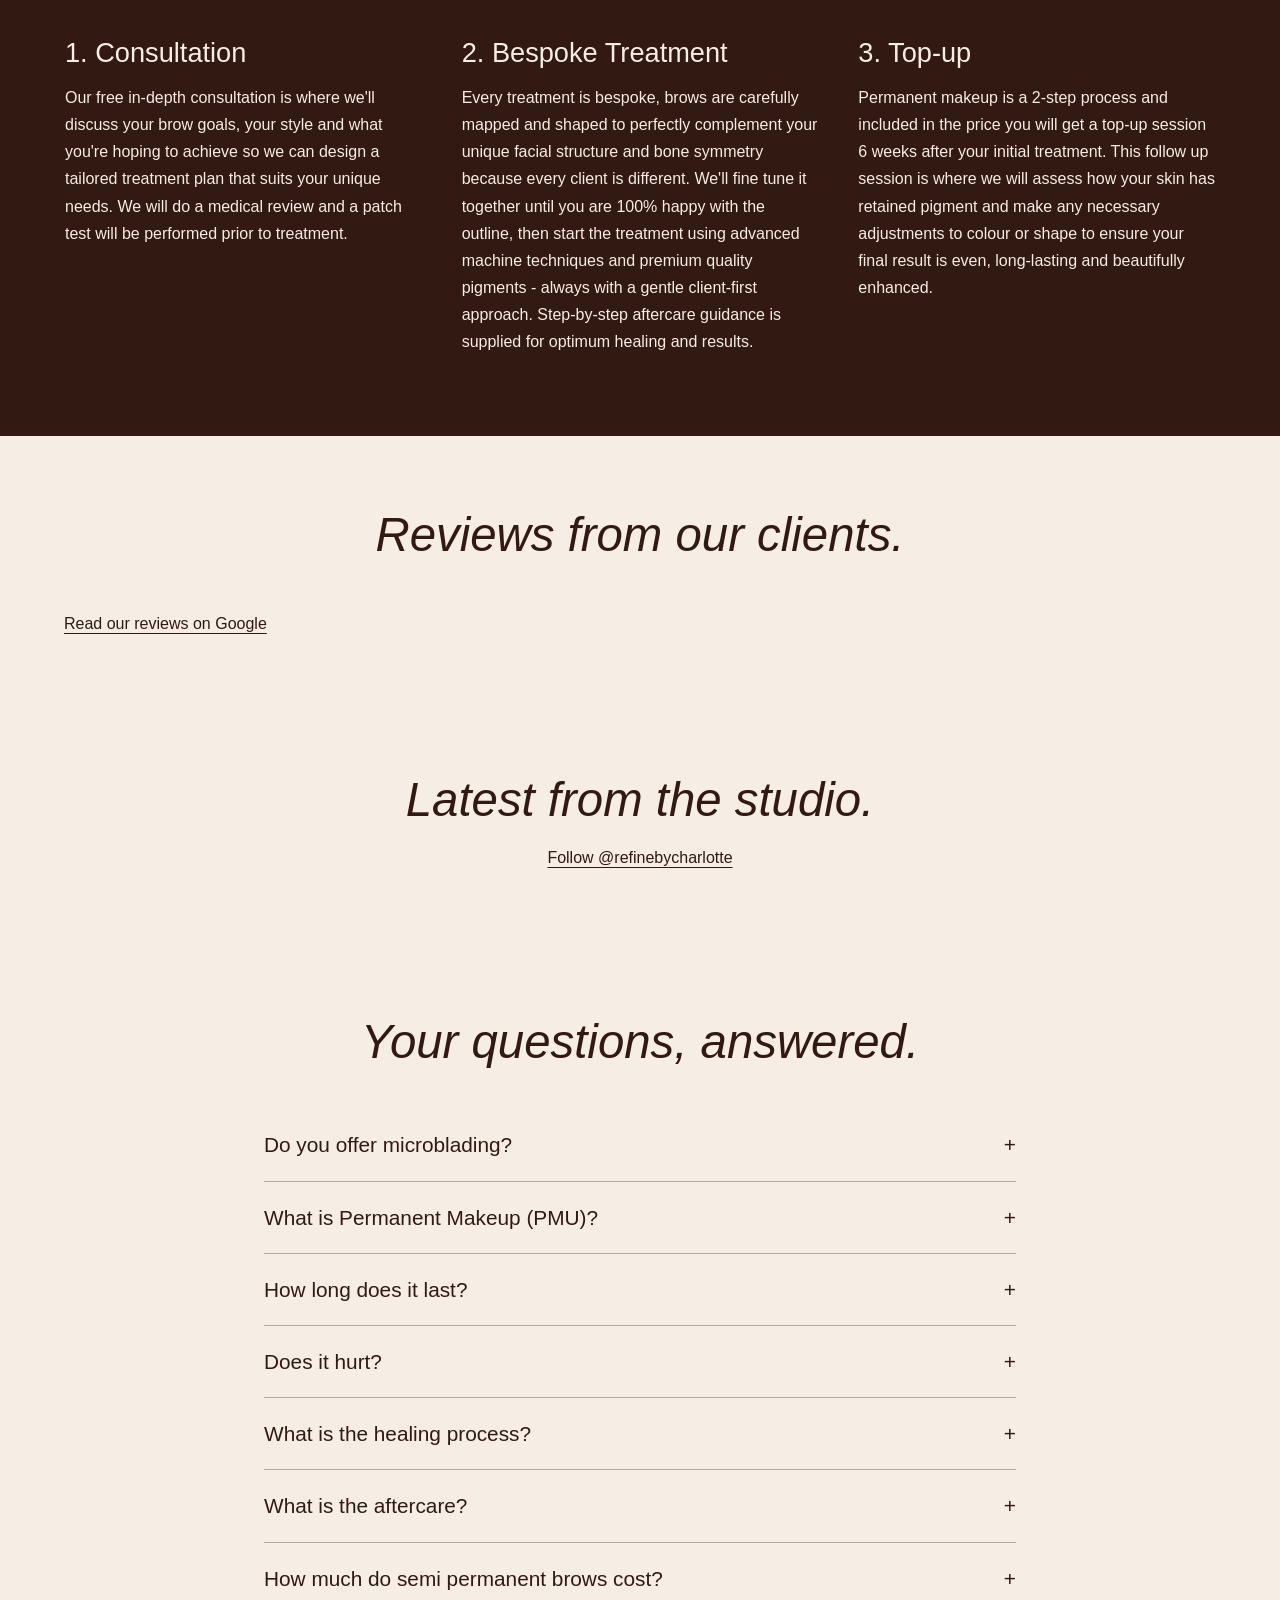
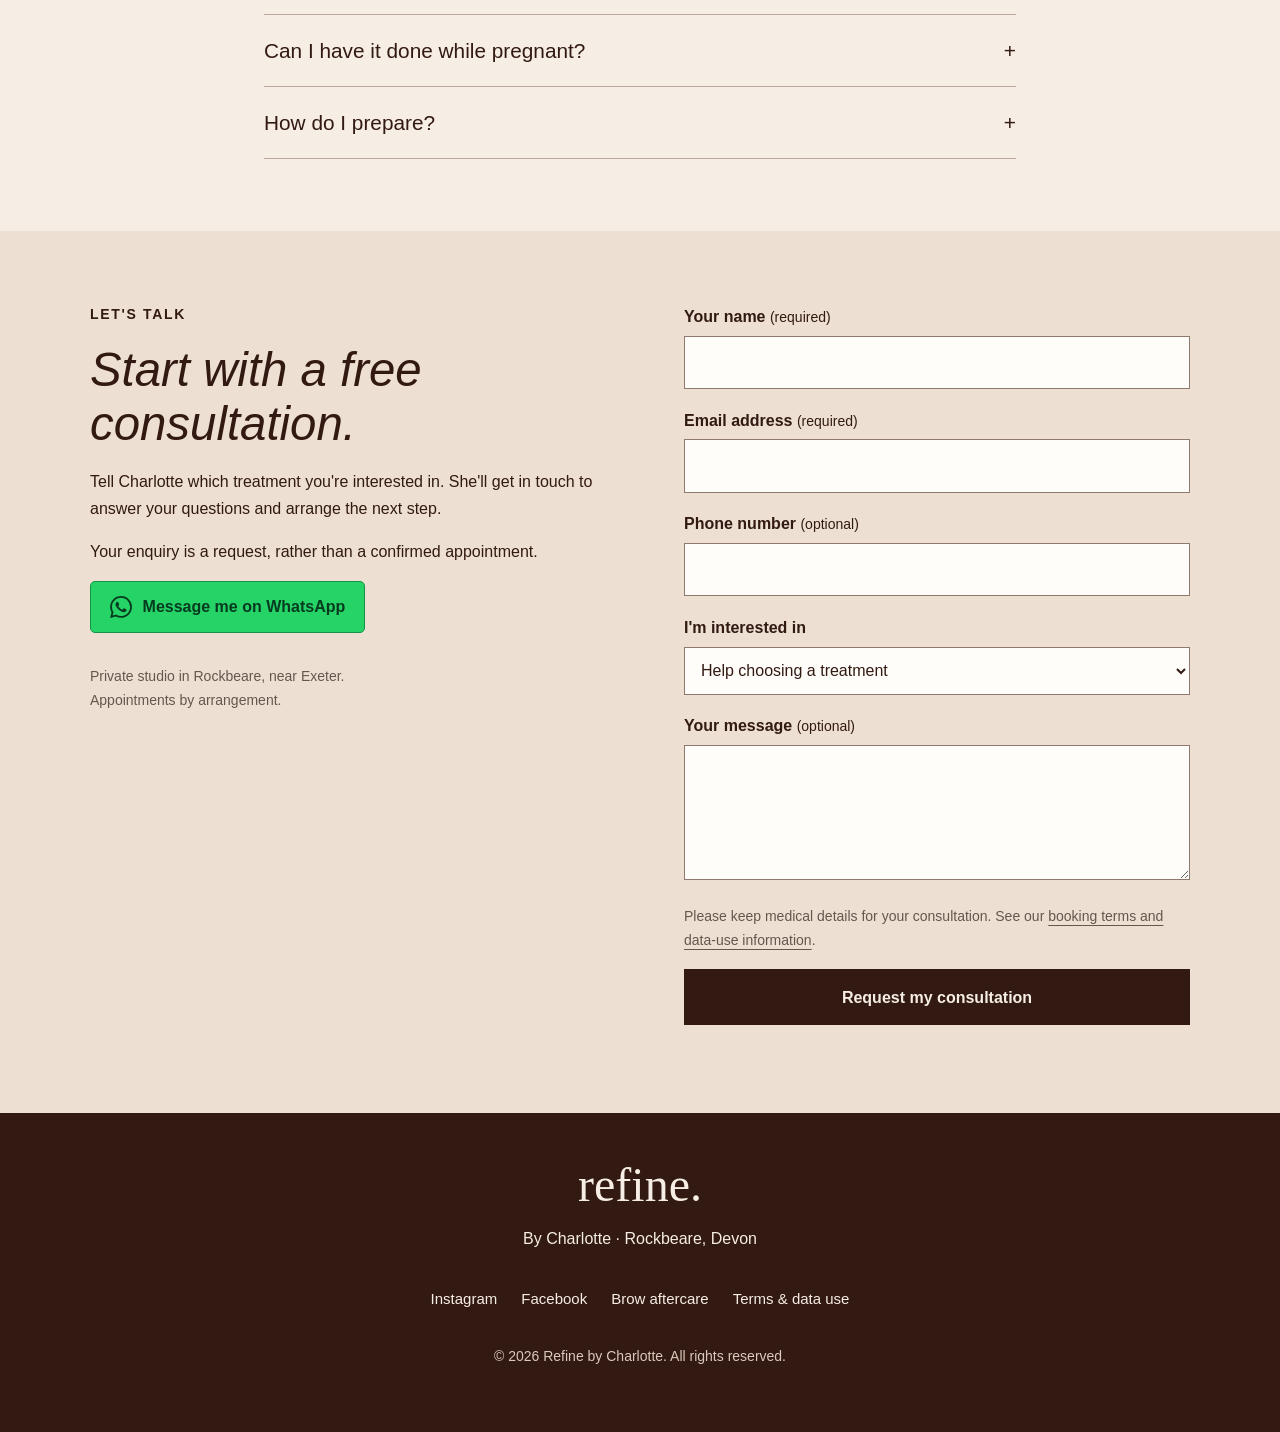
<file: refine-september-update/index.html>
<!doctype html><html lang="en-GB"><head><meta charset="utf-8"><meta name="viewport" content="width=device-width,initial-scale=1"><title>Semi-Permanent Eyebrows &amp; Lash Lifts near Exeter | Refine by Charlotte</title><meta name="description" content="Natural-looking nano brows, ombre powder brows and Korean lash lifts with Charlotte in Rockbeare near Exeter. Request a free consultation."><link rel="canonical" href="https://refinebycharlotte.co.uk/"><link rel="icon" href="favicon.svg"><link rel="stylesheet" href="site.css?v=full-brow-1"><script defer src="tracking.js"></script><script defer src="site.js"></script><meta property="og:image" content="https://refinebycharlotte.co.uk/before-after-nano-brows.jpg">
<meta property="og:title" content="Semi-Permanent Eyebrows &amp; Lash Lifts near Exeter | Refine by Charlotte">
<meta property="og:description" content="Natural-looking nano brows, ombre powder brows and Korean lash lifts in Rockbeare, near Exeter, Devon. Request a free consultation.">
<meta property="og:type" content="website">
<meta property="og:url" content="https://refinebycharlotte.co.uk/">
<meta property="og:locale" content="en_GB">
<script type="application/ld+json">{
  "@context": "https://schema.org",
  "@type": "BeautySalon",
  "name": "Refine by Charlotte",
  "image": "https://refinebycharlotte.co.uk/before-after-nano-brows.jpg",
  "description": "Semi permanent makeup and beauty studio offering natural looking nano brows, ombre powder brows and Korean lash lift and tint treatments.",
  "url": "https://refinebycharlotte.co.uk/",
  "telephone": "+44 7835 049704",
  "address": {
    "@type": "PostalAddress",
    "streetAddress": "10 Bridge View",
    "addressLocality": "Rockbeare",
    "addressRegion": "Devon",
    "postalCode": "EX5 2LH",
    "addressCountry": "GB"
  },
  "areaServed": [
    "Exeter",
    "Rockbeare",
    "Exmouth",
    "Honiton",
    "Sidmouth",
    "Ottery St Mary",
    "Cullompton",
    "East Devon"
  ],
  "sameAs": [
    "https://www.instagram.com/refinebycharlotte"
  ],
  "priceRange": "££",
  "makesOffer": [
    {
      "@type": "Offer",
      "itemOffered": {
        "@type": "Service",
        "name": "Nano Brows (Hairstroke Technique)"
      },
      "price": "225",
      "priceCurrency": "GBP"
    },
    {
      "@type": "Offer",
      "itemOffered": {
        "@type": "Service",
        "name": "Ombre Powder Brows"
      },
      "price": "225",
      "priceCurrency": "GBP"
    },
    {
      "@type": "Offer",
      "itemOffered": {
        "@type": "Service",
        "name": "Korean Lash Lift + Tint"
      },
      "price": "50",
      "priceCurrency": "GBP"
    }
  ]
}</script>
<script type="application/ld+json">{
  "@context": "https://schema.org",
  "@type": "FAQPage",
  "mainEntity": [
    {
      "@type": "Question",
      "name": "Do you offer microblading?",
      "acceptedAnswer": {
        "@type": "Answer",
        "text": "No. I offer machine-based nano brows and ombre powder brows. At your free consultation, we can discuss which treatment suits your preferred look."
      }
    },
    {
      "@type": "Question",
      "name": "What is Permanent Makeup (PMU)?",
      "acceptedAnswer": {
        "@type": "Answer",
        "text": "Permanent makeup (also known as SPMU, semi permanent makeup, cosmetic tattooing or micropigmentation) is a digital machine technique where pigment is implanted into your skin. It's designed to enhance your natural features and simplify your daily beauty routine."
      }
    },
    {
      "@type": "Question",
      "name": "How long does it last?",
      "acceptedAnswer": {
        "@type": "Answer",
        "text": "PMU typically lasts 1-3 years, though pigments fade over time rather than staying permanently like a traditional tattoo. Results depend on skin type, age, lifestyle and aftercare. We recommend maintenance colour boosts every 12-18 months to keep results looking fresh."
      }
    },
    {
      "@type": "Question",
      "name": "Does it hurt?",
      "acceptedAnswer": {
        "@type": "Answer",
        "text": "Most clients describe the sensation as mild discomfort rather than pain. Everyone's pain threshold is different, but many clients find the process very manageable and even relaxing."
      }
    },
    {
      "@type": "Question",
      "name": "What is the healing process?",
      "acceptedAnswer": {
        "@type": "Answer",
        "text": "Initial healing takes 7-14 days, during which the area may look darker at first, then soften up to 30-40% once healed. Your follow-up top-up appointment is at 6 weeks."
      }
    },
    {
      "@type": "Question",
      "name": "What is the aftercare?",
      "acceptedAnswer": {
        "@type": "Answer",
        "text": "Avoid getting the treatment area wet for 2 weeks. Keep the area clean and don't apply makeup close to it for the first few days. Avoid swimming, saunas, jacuzzis, hydroxy acids and sun exposure, and don't exercise for 48 hours after your appointment."
      }
    },
    {
      "@type": "Question",
      "name": "How much do semi permanent brows cost?",
      "acceptedAnswer": {
        "@type": "Answer",
        "text": "Nano brows and ombre powder brows are both £225 including the top-up appointment. The Korean lash lift + tint is £50."
      }
    },
    {
      "@type": "Question",
      "name": "Can I have it done while pregnant?",
      "acceptedAnswer": {
        "@type": "Answer",
        "text": "No, the treatment is not suitable if you are pregnant and won't be possible until after you have stopped breastfeeding."
      }
    }
  ]
}</script>
<script defer src="reviews-layout.js"></script></head><body><a class="skip" href="#main">Skip to content</a><header><a class="brand" href="index.html" aria-label="Refine by Charlotte home"><img id="logoImg" src="assets/image-0.webp" alt="Refinebycharlotte" width="1000" height="563" loading="lazy" decoding="async">
    </a><nav aria-label="Main navigation"><a href="#treatments">Treatments</a><a href="#results">Results</a><a href="#about">Charlotte</a><a href="#faqs">FAQs</a><a class="nav-cta" href="#contact">Free consultation</a></nav></header><main id="main"><section class="hero"><div class="hero-copy"><p class="eyebrow">Rockbeare · near Exeter, Devon</p><p class="brand-line">Your natural beauty, elevated.</p><h1>Semi-permanent eyebrows &amp; lash lifts near Exeter</h1><p class="intro">Natural-looking nano brows, ombre powder brows and Korean lash lifts with Charlotte, in a calm, private studio in Rockbeare, Devon.</p><div class="actions"><a class="button" href="#contact">Request a free consultation</a><a class="text-link" href="#results">See before &amp; after</a></div><p class="price-note">Brows £225 including top-up · Lash lift + tint £50</p></div><div class="hero-photos"><figure><img class="hero-full-brow" src="assets/ombre-brows-full.png" alt="Ombre Brows by Charlotte, showing the full brow" width="210" height="323" loading="eager" decoding="async" fetchpriority="high"><figcaption>Ombre Brows</figcaption></figure><figure><img src="assets/image-3.webp" alt="Korean Lash Lift by Charlotte" width="800" height="1000" loading="eager" decoding="async"><figcaption>Korean Lash Lift</figcaption></figure></div></section><div class="trust"><span>Fully licensed &amp; insured</span><span>One-to-one appointments</span><span>Consultation before treatment</span></div><div class="section-heading"><p class="eyebrow">Find your treatment</p><h2 id="treatments-title">Treatments &amp; prices.</h2><p>Explore semi-permanent eyebrow tattooing with nano brows and ombre powder brows, tailored to your preferred look. Not sure which to choose? We can talk through your options at your free consultation.</p></div><section class="services fade-in visible" id="treatments" aria-labelledby="treatments-title">
  <div class="svc editable">
    <h3>Nano Brows (Hairstroke Technique)</h3>
    <p>A precise machine technique that creates ultra fine hair-like strokes to replicate the appearance of natural eyebrow hairs. This technique is ideal for clients wanting to enhance shape, fill gaps and create naturally fuller brows, without a 'makeup' effect.</p>
    <p class="svc-price"><br>£225 (inc. top-up appointment)<br>3hrs</p>
  <a href="#contact" class="text-link">Ask about this treatment</a></div>
  <div class="svc editable">
    <h3>Ombre Powder Brows</h3>
    <p>A soft shading technique using a machine that can be as sheer or as bold as you wish to create more of a makeup look. Unlike the old fashioned 'block brow' ombre brows are borderless with a gentle gradient front to give beautifully shaped and softly shaded semi permanent brows.</p>
    <p class="svc-price"><br>£225 (inc. top-up appointment)<br>3hrs</p>
  <a href="#contact" class="text-link">Ask about this treatment</a></div>
  <div class="svc editable">
    <h3>Korean Lash Lift + Tint</h3>
    <p>Experience the next level of lash lifting. Gentle, hydrating and truly transformative. The Korean lash lift is known for its advanced techniques, gentle formulas and focus on lash health. Compared to traditional lift treatments, the Korean method lifts from the root to the tip of the lashes, giving an enhanced curled effect.</p>
    <p class="svc-price"><br>£50<br>1.5hr</p>
  <a href="#contact" class="text-link">Ask about this treatment</a></div>
</section>

<section class="gallery fade-in visible" id="results">
  <h2 class="editable">Before &amp; After</h2>
  <p class="gallery-sub editable">Before and after results from the studio — Hair Strokes and Ombre Powder Brows.</p>
  <div class="gallery-grid">
    <div class="gallery-item"><span>Hair Strokes</span><img src="assets/hair-strokes-results-new.png" alt="Hair Strokes brow treatment, before above and after below" width="1123" height="1401" loading="lazy" decoding="async"></div>
    <div class="gallery-item"><span>Ombre Powder Brows</span><img src="assets/ombre-powder-brows-before-after.png" alt="Ombre Powder Brows treatment, before above and after below" width="1122" height="1402" loading="lazy" decoding="async"></div>
  </div>
  <div class="results-video"><video autoplay muted loop playsinline preload="metadata" aria-label="Treatment results video"><source src="assets/studio-results-new.mp4" type="video/mp4">Your browser does not support this video. <a href="assets/studio-results-new.mp4">Watch the video</a>.</video></div>
</section>

<section class="stylist fade-in visible" id="about">
  <div class="stylist-inner">
    <div class="stylist-img">
      <div class="stylist-img-main img-editable"><img src="assets/image-7.webp" alt="Charlotte, your permanent makeup artist" width="800" height="1000" loading="lazy" decoding="async"></div>
    </div>
        <div class="stylist-text">
      <h2 class="editable">Meet Your Artist.</h2>
      <p class="editable">Hi, I'm Charlotte. I specialise in bespoke permanent makeup brow services and lash lift treatments to enhance your natural beauty - and boost your confidence. <br><br>Every treatment is performed with precision and a client-first approach, thoughtfully customised to achieve balanced and natural-looking results. </p>
      <p class="editable"><span>I trained with industry-leading and award-winning permanent makeup artist Gemma Henderson, and I am fully licensed and insured.</span></p>
      <p class="editable"><span>Based at a private home studio in Rockbeare, just outside Exeter — serving clients from Exeter, Exmouth, Honiton, Sidmouth, Ottery St Mary, Cullompton and across East Devon. Refine by Charlotte is perfect for those wanting </span><span>low-maintenance beauty with </span><span>a relaxed one-to-one experience.<br><br>I look forward to welcoming you!</span></p>
      <a href="https://www.instagram.com/refinebycharlotte" target="_blank" class="cta editable">Connect with me</a>
    </div>
  </div>
</section>

<section class="experience fade-in visible">
  <div class="experience-inner">
    <div class="experience-photos" id="studio-photos"><img src="assets/studio-treatment.png" alt="Charlotte treating a client in the Refine by Charlotte studio" width="1086" height="1448" loading="lazy" decoding="async"><img src="assets/brow-mapping.png" alt="Brow mapping before treatment" width="1179" height="1872" loading="lazy" decoding="async"></div>
    <div class="experience-text">
      <h2 class="editable">An Experience, Not Just an Appointment</h2>
      <p class="desc editable">Whether you're looking for permanent makeup brows or a specialist lash lift, our calm private studio offers a personalised one-to-one experience tailored to you. <br><br>PMU is not a standard, quick treatment, you will receive a structured personalised process. Here's what you can expect:</p>
      <div class="experience-steps">
        <div class="mval"><h3 class="editable">1. Consultation</h3><p class="editable">Our free in-depth consultation is where we'll discuss your brow goals, your style and what you're hoping to achieve so we can design a tailored treatment plan that suits your unique needs. We will do a medical review and a patch test will be performed prior to treatment.</p></div>
        <div class="mval"><h3 class="editable">2. Bespoke Treatment</h3><p class="editable">Every treatment is bespoke, brows are carefully mapped and shaped to perfectly complement your unique facial structure and bone symmetry because every client is different. We'll fine tune it together until you are 100% happy with the outline, then start the treatment using <span>advanced machine techniques and </span>premium quality pigments - always with a gentle client-first approach. Step-by-step aftercare guidance is supplied for optimum healing and results.</p></div>
        <div class="mval"><h3 class="editable">3. Top-up</h3><p class="editable">Permanent makeup is a 2-step process and included in the price you will get a top-up session 6 weeks after your initial treatment. This follow up session is where we will assess how your skin has retained pigment and make any necessary adjustments to colour or shape to ensure your final result is even, long-lasting and beautifully enhanced. </p></div>
      </div>
    </div>
  </div>
</section>

<section class="reviews" id="google-reviews" aria-labelledby="google-reviews-title"><h2 id="google-reviews-title">Reviews from our clients.</h2><div class="sk-ww-google-reviews" data-embed-id="25714216"></div><script src="https://widgets.sociablekit.com/google-reviews/widget.js" defer></script><p><a href="https://share.google/rWIQbxCXVzqLfXBWT" target="_blank" rel="noopener">Read our reviews on Google</a></p></section>

<section class="instagram-section" id="instagram" aria-labelledby="instagram-title"><h2 id="instagram-title">Latest from the studio.</h2><p><a href="https://www.instagram.com/refinebycharlotte" target="_blank" rel="noopener">Follow @refinebycharlotte</a></p><div class="sk-instagram-feed" data-embed-id="25714219"></div><script src="https://widgets.sociablekit.com/instagram-feed/widget.js" defer></script></section><div class="section-heading"><h2>Your questions, answered.</h2></div><section class="faq-text fade-in visible" id="faqs">
  <div class="faq-inner"><div class="faq-item"><h3 class="faq-heading"><button class="faq-q" type="button" aria-expanded="false" aria-controls="answer-microblading">Do you offer microblading?</button></h3><div class="faq-a-wrap" id="answer-microblading" hidden><p class="faq-a">No. I offer machine-based nano brows and ombre powder brows. At your free consultation, we can discuss which treatment suits your preferred look.</p></div></div>
    <div class="faq-item">
      <h3 class="faq-heading"><button class="faq-q" type="button" aria-expanded="false" aria-controls="answer-0">What is Permanent Makeup (PMU)?</button></h3><div class="faq-a-wrap" id="answer-0" hidden=""><p class="faq-a editable">Permanent makeup (also known as SPMU, semi permanent makeup, cosmetic tattooing or micropigmentation) is a digital machine technique where pigment is implanted into your skin. It's designed to enhance your natural features and simplify your daily beauty routine.</p></div>
    </div>
    <div class="faq-item">
      <h3 class="faq-heading"><button class="faq-q" type="button" aria-expanded="false" aria-controls="answer-1">How long does it last?</button></h3><div class="faq-a-wrap" id="answer-1" hidden=""><p class="faq-a editable">PMU typically lasts 1–3 years, though pigments fade over time rather than staying permanently like a traditional tattoo. Results can depend on many factors such as skin type, age, lifestyle and aftercare. We recommend maintenance colour boosts every 12-18 months to keep your results looking fresh.</p></div>
    </div>
    <div class="faq-item">
      <h3 class="faq-heading"><button class="faq-q" type="button" aria-expanded="false" aria-controls="answer-2">Does it hurt?</button></h3><div class="faq-a-wrap" id="answer-2" hidden=""><p class="faq-a editable">Most clients describe the sensation as mild discomfort rather than pain. Everyone's pain threshold is different, but many clients find the process very manageable and even relaxing.</p></div>
    </div>
    <div class="faq-item">
      <h3 class="faq-heading"><button class="faq-q" type="button" aria-expanded="false" aria-controls="answer-3">What is the healing process?</button></h3><div class="faq-a-wrap" id="answer-3" hidden=""><p class="faq-a editable">Initial healing takes 7–14 days, during which the area may look darker, at first then soften up to 30-40% once healed. Your follow-up top-up appointment is at 6 weeks.</p></div>
    </div>
    <div class="faq-item">
      <h3 class="faq-heading"><button class="faq-q" type="button" aria-expanded="false" aria-controls="answer-4">What is the aftercare?</button></h3><div class="faq-a-wrap" id="answer-4" hidden=""><p class="faq-a editable">Once you have had your initial treatment it takes between 4-6 weeks to heal. You will receive full aftercare instructions for your nano or ombre powder brow treatment which are based on the following.<br><br>Avoid getting the treatment area wet for 2 weeks after your treatment. Keep the area clean and don't apply makeup close to the area for the first few days. Avoid swimming, saunas, jacuzzis, hydroxy acids, and look after your general well being. Avoid sun exposure to the area, (for as long as possible, to avoid fading) don't exercise for 48 hours after your appointment.<br><br>These are all recommendations to ensure you achieve the maximum results from your treatment and to help with the healing process. For a full day-by-day guide, see our <a href="aftercare.html">brow aftercare &amp; healing guide</a>.</p></div>
    </div>
    <div class="faq-item">
      <h3 class="faq-heading"><button class="faq-q" type="button" aria-expanded="false" aria-controls="answer-5">How much do semi permanent brows cost?</button></h3><div class="faq-a-wrap" id="answer-5" hidden=""><p class="faq-a editable">Nano brows and ombre powder brows are both £225, which includes your top-up appointment 6 weeks after the initial treatment. The Korean lash lift + tint is £50. Prices include a full consultation, and there are no hidden extras — the cost of your nano or ombre powder brow treatment covers everything from mapping and colour matching through to your perfecting top-up.</p></div>
    </div>
    <div class="faq-item">
      <h3 class="faq-heading"><button class="faq-q" type="button" aria-expanded="false" aria-controls="answer-6">Can I have it done while pregnant?</button></h3><div class="faq-a-wrap" id="answer-6" hidden=""><p class="faq-a editable">No the treatment is not suitable if you are pregnant and won't be possible until after you have stopped breastfeeding.</p></div>
    </div>
    <div class="faq-item">
      <h3 class="faq-heading"><button class="faq-q" type="button" aria-expanded="false" aria-controls="answer-7">How do I prepare?</button></h3><div class="faq-a-wrap" id="answer-7" hidden=""><p class="faq-a editable">The below is recommended to ensure you achieve the best results from your treatment and to help with the healing process.<br><br>It is recommended that you avoid caffeine, alcohol and anti-inflammatory medicine, such as ibuprofen or paracetamol on the day before and of your treatment. Avoid using retinol or acids 4 weeks before and after your treatment, if you are having a brow treatment please don't tint, wax or thread your brows within the two weeks leading up to your appointment. Please make sure you aren't wearing any fake tan or tinted moisturiser when you attend the consultation or appointment as it is best to see your natural skin colour. You should avoid having botox or fillers at least four weeks before your appointment.</p></div>
    </div>
  </div>
</section>

<section class="contact" id="contact"><div class="contact-inner"><div class="contact-intro"><p class="eyebrow">Let's talk</p><h2>Start with a free consultation.</h2><p>Tell Charlotte which treatment you're interested in. She'll get in touch to answer your questions and arrange the next step.</p><p>Your enquiry is a request, rather than a confirmed appointment.</p><a class="whatsapp-button" id="waBtn" target="_blank" rel="noopener" href="https://wa.me/447835049704?text=Hi%20Charlotte%2C%20I%27d%20like%20to%20ask%20about%20a%20consultation%20please."><svg width="22" height="22" viewbox="0 0 24 24" fill="currentColor" aria-hidden="true" focusable="false"><path d="M17.472 14.382c-.297-.149-1.758-.867-2.03-.967-.273-.099-.471-.148-.67.15-.197.297-.767.966-.94 1.164-.173.199-.347.223-.644.075-.297-.15-1.255-.463-2.39-1.475-.883-.788-1.48-1.761-1.653-2.059-.173-.297-.018-.458.13-.606.134-.133.298-.347.446-.52.149-.174.198-.298.298-.497.099-.198.05-.371-.025-.52-.075-.149-.669-1.612-.916-2.207-.242-.579-.487-.5-.669-.51-.173-.008-.371-.01-.57-.01-.198 0-.52.074-.792.372-.272.297-1.04 1.016-1.04 2.479 0 1.462 1.065 2.875 1.213 3.074.149.198 2.096 3.2 5.077 4.487.709.306 1.262.489 1.694.625.712.227 1.36.195 1.871.118.571-.085 1.758-.719 2.006-1.413.248-.694.248-1.289.173-1.413-.074-.124-.272-.198-.57-.347m-5.421 7.403h-.004a9.87 9.87 0 01-5.031-1.378l-.361-.214-3.741.982.998-3.648-.235-.374a9.86 9.86 0 01-1.51-5.26c.001-5.45 4.436-9.884 9.888-9.884 2.64 0 5.122 1.03 6.988 2.898a9.825 9.825 0 012.893 6.994c-.003 5.45-4.437 9.884-9.885 9.884m8.413-18.297A11.815 11.815 0 0012.05 0C5.495 0 .16 5.335.157 11.892c0 2.096.547 4.142 1.588 5.945L.057 24l6.305-1.654a11.882 11.882 0 005.683 1.448h.005c6.554 0 11.89-5.335 11.893-11.893a11.821 11.821 0 00-3.48-8.413z"></path></svg><span>Message me on WhatsApp</span></a><p class="small">Private studio in Rockbeare, near Exeter.<br>Appointments by arrangement.</p></div><form action="https://formspree.io/f/xeerpoll" method="POST" id="contactForm"><label for="name">Your name <span>(required)</span></label><input id="name" name="name" autocomplete="name" required maxlength="120"><label for="email">Email address <span>(required)</span></label><input type="email" id="email" name="email" autocomplete="email" required maxlength="254"><label for="phone">Phone number <span>(optional)</span></label><input type="tel" id="phone" name="phone" autocomplete="tel" maxlength="40"><label for="treatment">I'm interested in</label><select id="treatment" name="treatment"><option>Help choosing a treatment</option><option>Nano brows</option><option>Ombre powder brows</option><option>Korean lash lift + tint</option></select><label for="message">Your message <span>(optional)</span></label><textarea id="message" name="message" rows="4" maxlength="3000"></textarea><p class="small">Please keep medical details for your consultation. See our <a href="terms.html">booking terms and data-use information</a>.</p><button class="button" type="submit">Request my consultation</button><p id="form-status" role="status" tabindex="-1"></p></form></div></section></main><footer><p class="footer-brand">refine.</p><p>By Charlotte · Rockbeare, Devon</p><nav aria-label="Footer navigation"><a href="https://www.instagram.com/refinebycharlotte" target="_blank" rel="noopener">Instagram</a><a href="https://www.facebook.com/share/18ARiKV3Rc/?mibextid=wwXIfr" target="_blank" rel="noopener">Facebook</a><a href="aftercare.html">Brow aftercare</a><a href="terms.html">Terms &amp; data use</a></nav><p class="small">© 2026 Refine by Charlotte. All rights reserved.</p></footer></body></html>
</file>
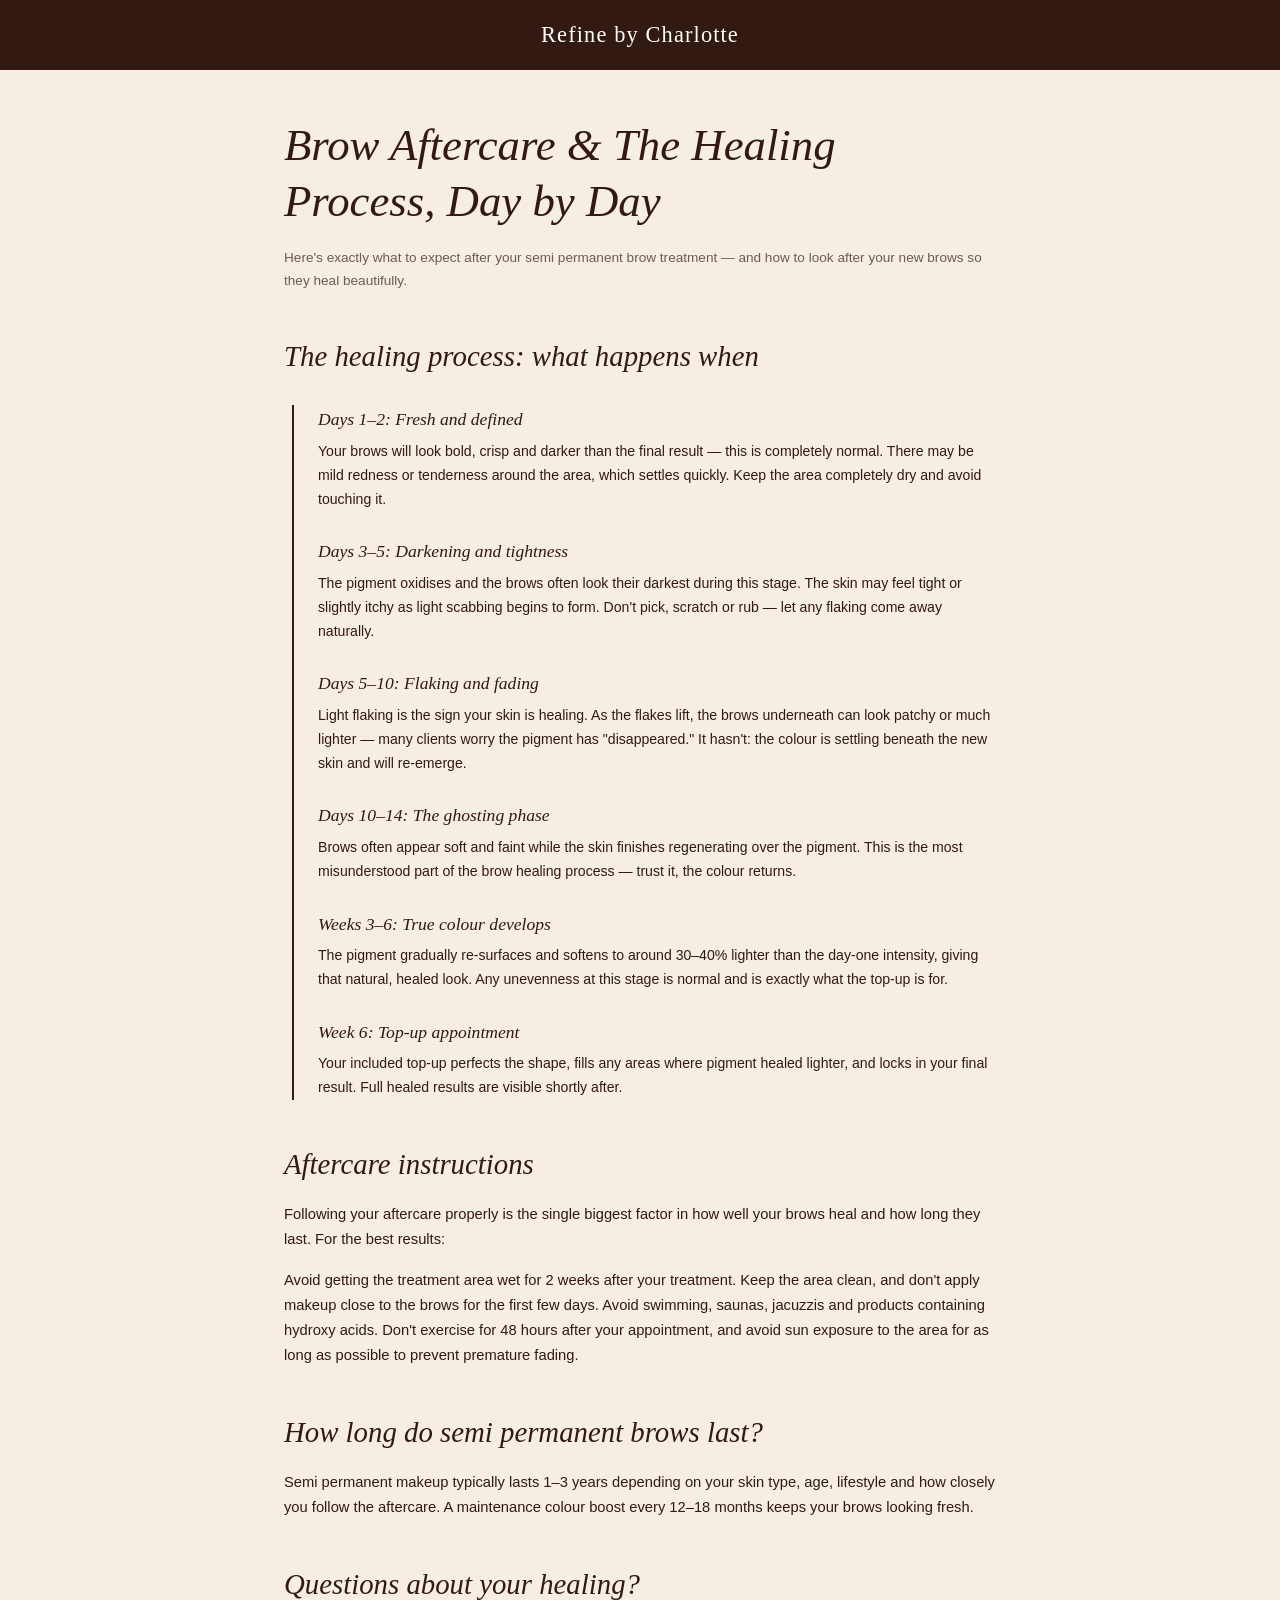
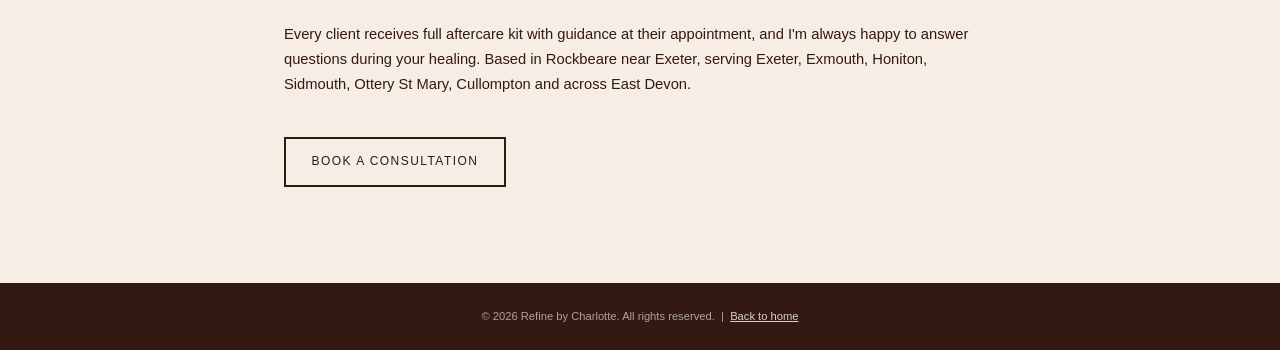
<file: aftercare.html>
<!DOCTYPE html>
<html lang="en">
<head>
<meta http-equiv="Content-Type" content="text/html; charset=UTF-8">
<meta name="viewport" content="width=device-width, initial-scale=1.0">
<title>Nano &amp; Ombre Powder Brows Aftercare Guide | Healing Process Day by Day | Refine by Charlotte, Exeter</title>
<meta name="description" content="Nano and ombre powder brows aftercare guide. Day-by-day healing process for nano brows and ombre powder brows, from Refine by Charlotte near Exeter, Devon.">
<link rel="canonical" href="https://refinebycharlotte.co.uk/aftercare.html">
<meta property="og:title" content="Brow Aftercare &amp; Healing Guide | Refine by Charlotte">
<meta property="og:description" content="What to expect day by day after your nano or ombre powder brow treatment — and how to care for them.">
<meta property="og:type" content="article">
<meta property="og:locale" content="en_GB">
<script type="application/ld+json">
{
 "@context": "https://schema.org",
 "@type": "Article",
 "headline": "Nano & Ombre Powder Brows Aftercare Guide: The Healing Process Day by Day",
 "description": "Day-by-day healing timeline and aftercare instructions for nano brows and ombre powder brows.",
 "author": { "@type": "Person", "name": "Charlotte", "worksFor": { "@type": "BeautySalon", "name": "Refine by Charlotte" } },
 "publisher": { "@type": "BeautySalon", "name": "Refine by Charlotte", "url": "https://refinebycharlotte.co.uk/" }
}
</script>
<style>
*,*::before,*::after{ margin:0;padding:0;box-sizing:border-box; }
:root {
  --cream: #f6ede4;
  --cream-light: #f6ede4;
  --card-bg: #f3e6d8;
  --dark: #321912;
  --text: #321912;
  --text-muted: #6b5d52;
  --gold: #5d3028;
  --white: #fffefc;
  --serif: 'Playfair Display', Georgia, serif;
  --body: 'Montserrat', sans-serif;
}
@import url('https://fonts.googleapis.com/css2?family=Playfair+Display:ital@0;1&family=Montserrat:wght@300;400;500&display=swap');
html{ scroll-behavior:smooth; }
body{ background:var(--cream); color:var(--text); font-family:var(--body); font-weight:400; line-height:1.7; }
a{ color:var(--gold); }
header { background:var(--dark); padding:1rem 0; text-align:center; }
header a.logo { font-family:var(--serif); font-size:1.4rem; font-weight:400; color:var(--white); letter-spacing:.05em; text-decoration:none; }
.wrap { max-width:760px; margin:0 auto; padding:3rem 1.5rem; }
h1 { font-family:var(--serif); font-style:italic; font-weight:400; font-size:clamp(1.8rem,5vw,2.8rem); line-height:1.25; margin-bottom:1rem; }
h2 { font-family:var(--serif); font-style:italic; font-weight:400; font-size:clamp(1.3rem,3.5vw,1.8rem); margin:2.5rem 0 .8rem; }
p { font-size:.92rem; color:var(--text); margin-bottom:1rem; }
.muted { color:var(--text-muted); font-size:.85rem; }
.timeline { border-left:2px solid var(--dark); margin:1.5rem 0 1.5rem .5rem; padding-left:1.5rem; }
.tl-item { margin-bottom:1.6rem; }
.tl-item h3 { font-family:var(--serif); font-style:italic; font-weight:400; font-size:1.1rem; margin-bottom:.3rem; }
.tl-item p { font-size:.88rem; margin-bottom:0; }
.cta { display:inline-block; margin-top:1.5rem; padding:.8rem 1.6rem; border:2px solid var(--dark); color:var(--dark); text-decoration:none; letter-spacing:.12em; font-size:.75rem; text-transform:uppercase; }
.cta:hover { background:var(--dark); color:var(--white); }
footer { background:var(--dark); color:rgba(255,255,255,.6); text-align:center; padding:1.5rem; font-size:.7rem; margin-top:3rem; }
footer a { color:rgba(255,255,255,.8); }
</style>
</head>
<body>
<header><a class="logo" href="index.html">Refine by Charlotte</a></header>
<div class="wrap">
<h1>Brow Aftercare &amp; The Healing Process, Day by Day</h1>
<p class="muted">Here's exactly what to expect after your semi permanent brow treatment — and how to look after your new brows so they heal beautifully.</p>

<h2>The healing process: what happens when</h2>
<div class="timeline">
  <div class="tl-item">
    <h3>Days 1–2: Fresh and defined</h3>
    <p>Your brows will look bold, crisp and darker than the final result — this is completely normal. There may be mild redness or tenderness around the area, which settles quickly. Keep the area completely dry and avoid touching it.</p>
  </div>
  <div class="tl-item">
    <h3>Days 3–5: Darkening and tightness</h3>
    <p>The pigment oxidises and the brows often look their darkest during this stage. The skin may feel tight or slightly itchy as light scabbing begins to form. Don't pick, scratch or rub — let any flaking come away naturally.</p>
  </div>
  <div class="tl-item">
    <h3>Days 5–10: Flaking and fading</h3>
    <p>Light flaking is the sign your skin is healing. As the flakes lift, the brows underneath can look patchy or much lighter — many clients worry the pigment has "disappeared." It hasn't: the colour is settling beneath the new skin and will re-emerge.</p>
  </div>
  <div class="tl-item">
    <h3>Days 10–14: The ghosting phase</h3>
    <p>Brows often appear soft and faint while the skin finishes regenerating over the pigment. This is the most misunderstood part of the brow healing process — trust it, the colour returns.</p>
  </div>
  <div class="tl-item">
    <h3>Weeks 3–6: True colour develops</h3>
    <p>The pigment gradually re-surfaces and softens to around 30–40% lighter than the day-one intensity, giving that natural, healed look. Any unevenness at this stage is normal and is exactly what the top-up is for.</p>
  </div>
  <div class="tl-item">
    <h3>Week 6: Top-up appointment</h3>
    <p>Your included top-up perfects the shape, fills any areas where pigment healed lighter, and locks in your final result. Full healed results are visible shortly after.</p>
  </div>
</div>

<h2>Aftercare instructions</h2>
<p>Following your aftercare properly is the single biggest factor in how well your brows heal and how long they last. For the best results:</p>
<p>Avoid getting the treatment area wet for 2 weeks after your treatment. Keep the area clean, and don't apply makeup close to the brows for the first few days. Avoid swimming, saunas, jacuzzis and products containing hydroxy acids. Don't exercise for 48 hours after your appointment, and avoid sun exposure to the area for as long as possible to prevent premature fading.</p>

<h2>How long do semi permanent brows last?</h2>
<p>Semi permanent makeup typically lasts 1–3 years depending on your skin type, age, lifestyle and how closely you follow the aftercare. A maintenance colour boost every 12–18 months keeps your brows looking fresh.</p>

<h2>Questions about your healing?</h2>
<p>Every client receives full aftercare kit with guidance at their appointment, and I'm always happy to answer questions during your healing. Based in Rockbeare near Exeter, serving Exeter, Exmouth, Honiton, Sidmouth, Ottery St Mary, Cullompton and across East Devon.</p>
<a class="cta" href="index.html#contact">Book a consultation</a>
</div>
<footer>© 2026 Refine by Charlotte. All rights reserved. &nbsp;|&nbsp; <a href="index.html">Back to home</a></footer>
</body>
</html>
</file>
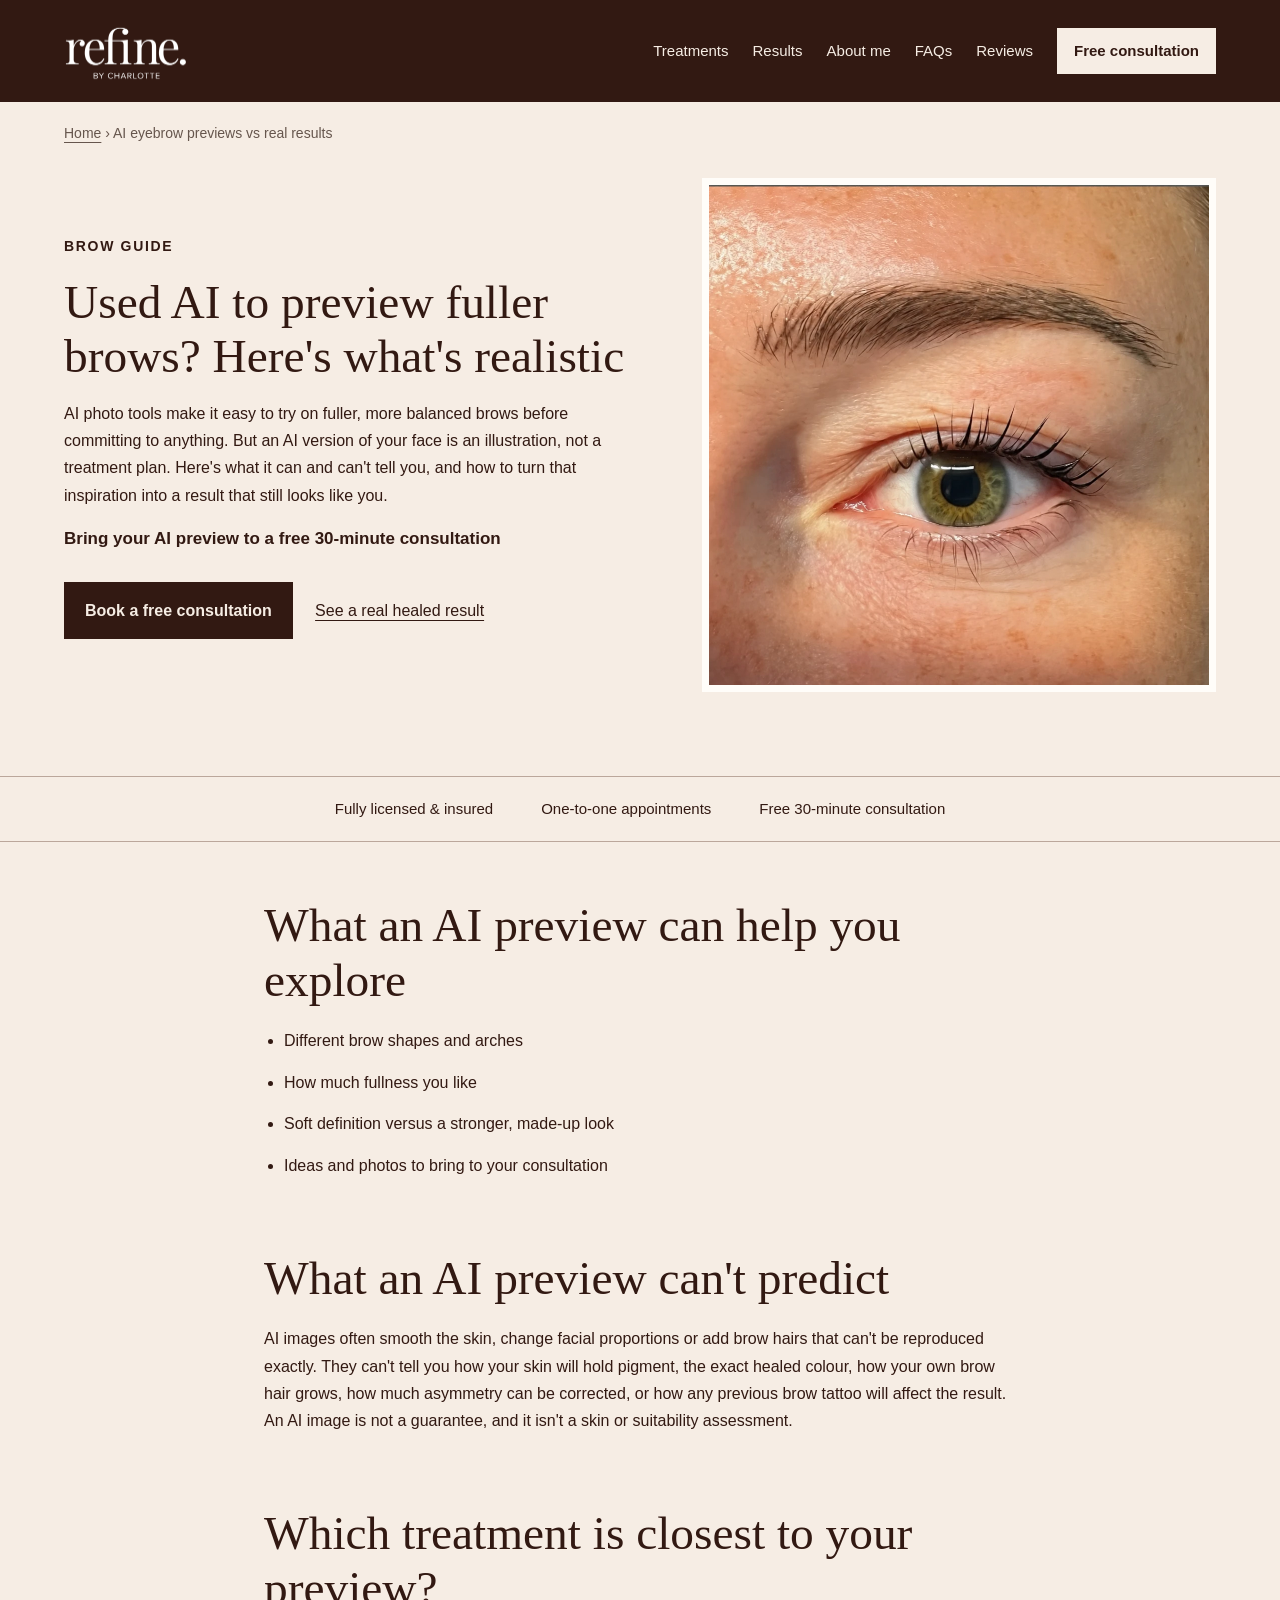
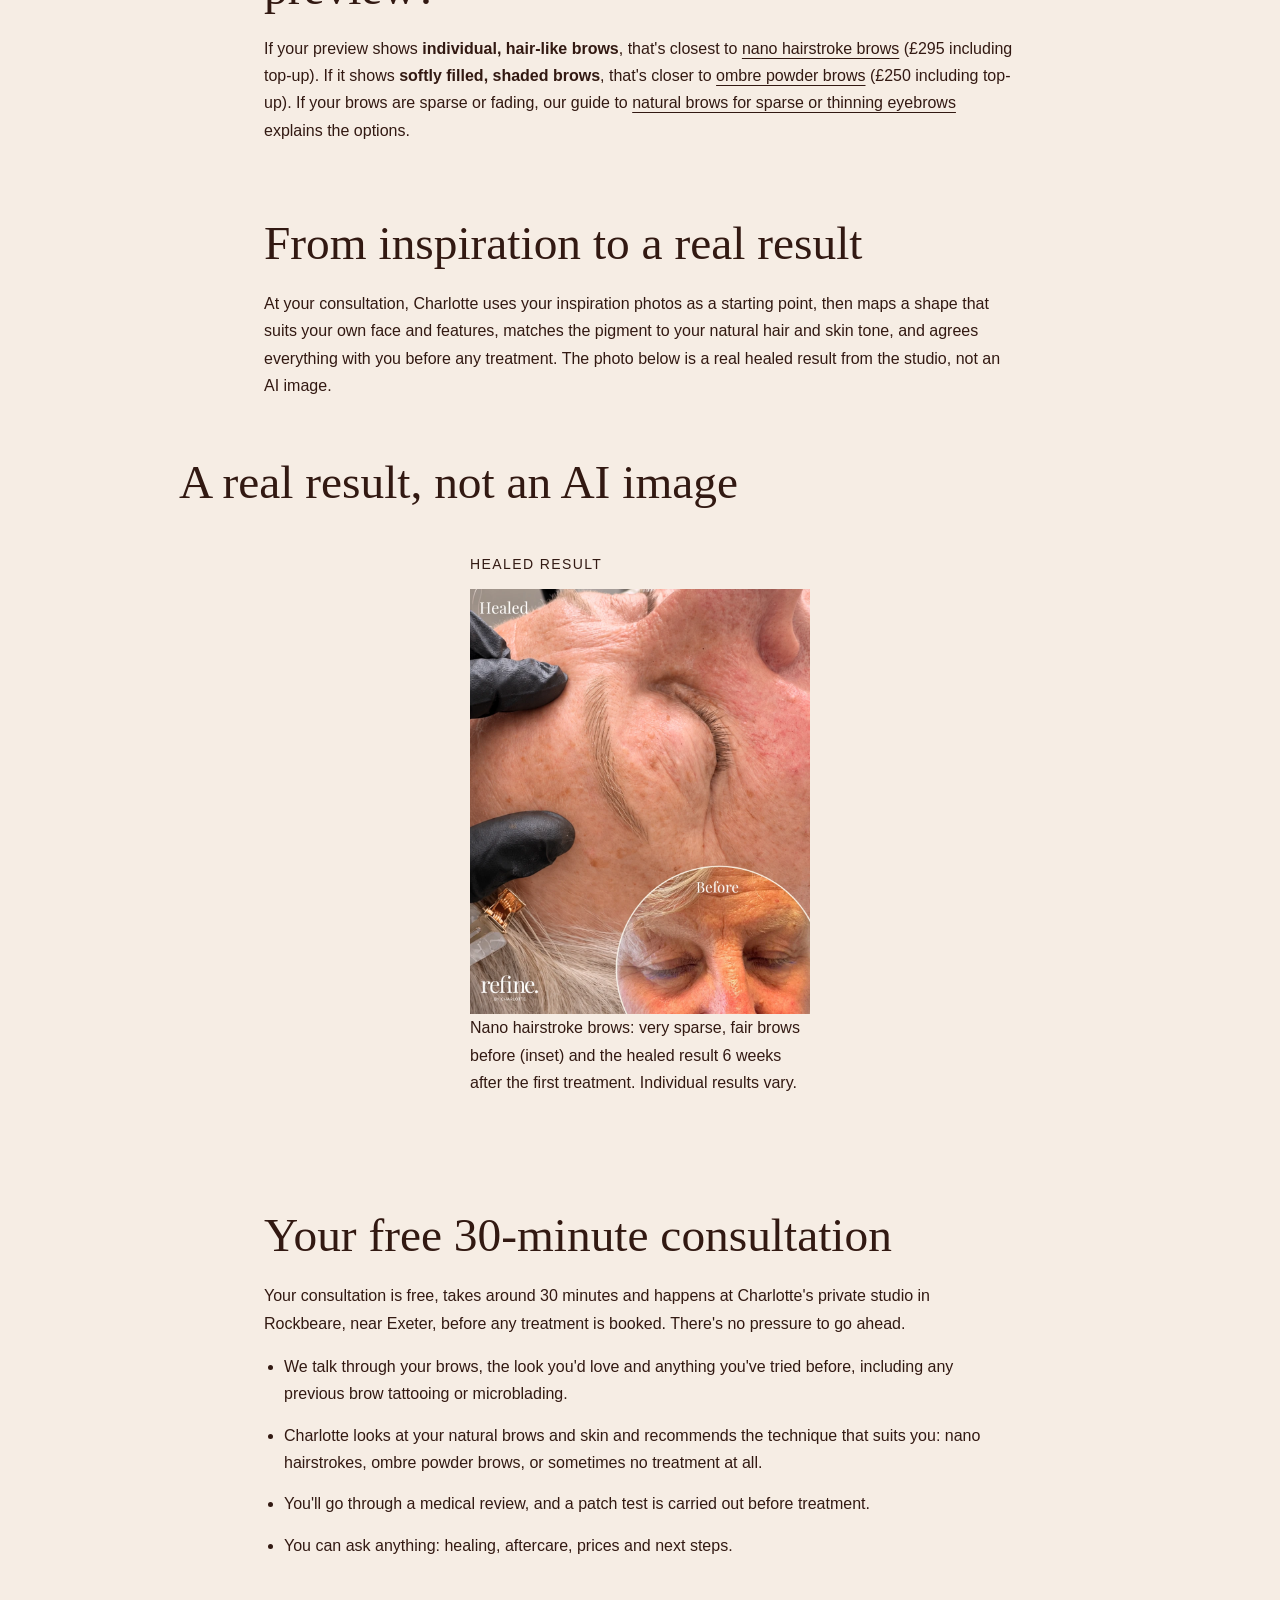
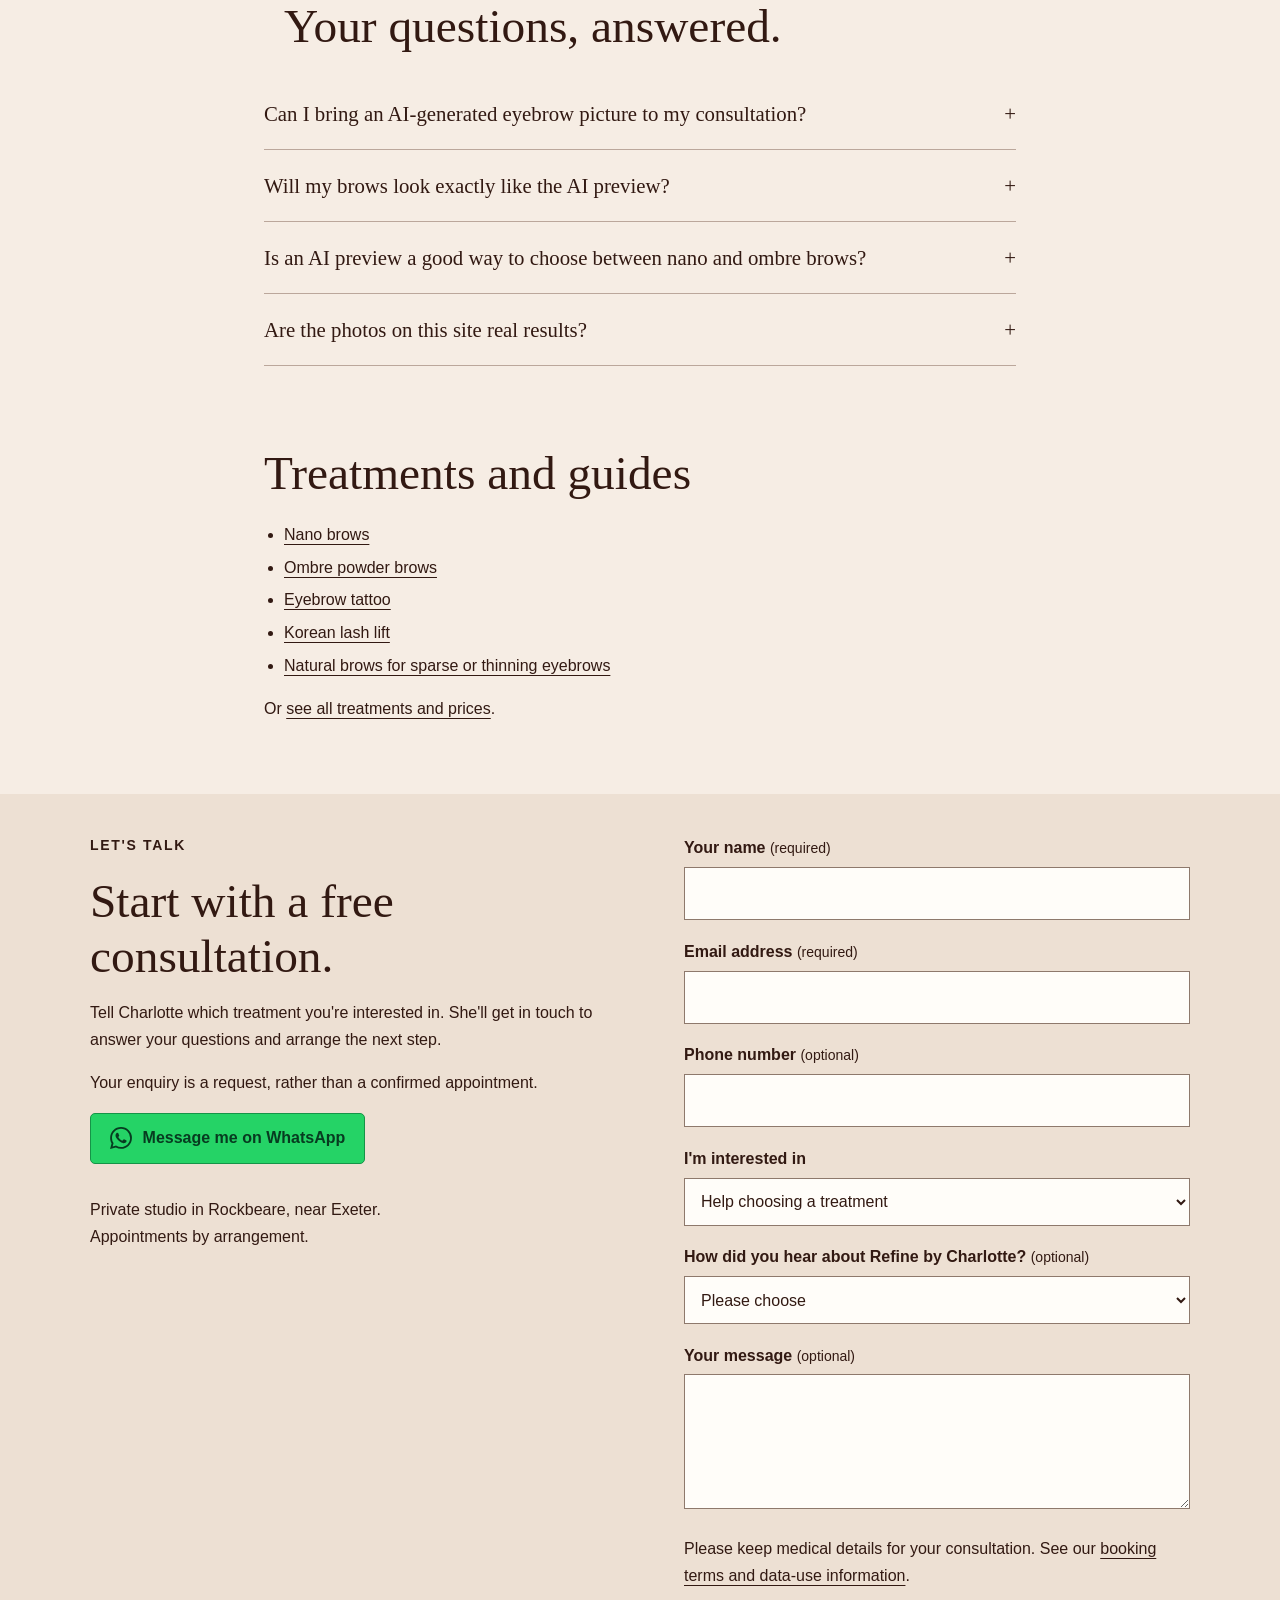
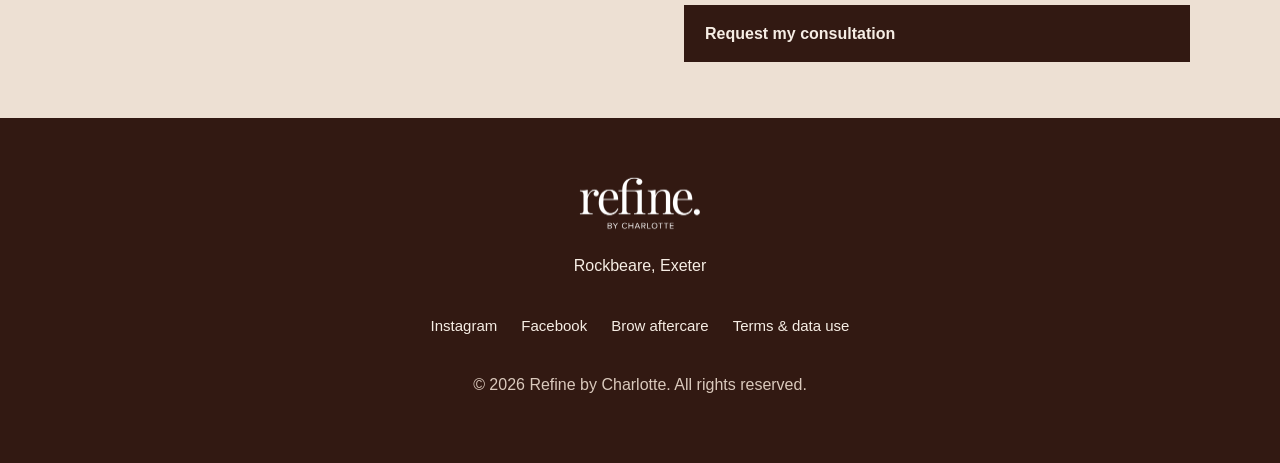
<file: ai-eyebrow-preview-realistic-results.html>
<!doctype html><html lang="en-GB"><head><meta charset="utf-8"><meta name="viewport" content="width=device-width,initial-scale=1"><title>AI Eyebrow Previews vs Real Brow Results | Exeter Guide | Refine by Charlotte</title><meta name="description" content="Used an AI app to preview fuller brows? What's realistic with nano hairstroke or ombre powder brows, and how a free consultation near Exeter helps."><link rel="canonical" href="https://refinebycharlotte.co.uk/ai-eyebrow-preview-realistic-results.html"><link rel="icon" href="favicon.svg"><link rel="stylesheet" href="site.css?v=seo-pages-3"><script defer src="tracking.js"></script><script defer src="site.js"></script><script defer src="contact-navigation.js?v=1"></script>
<meta property="og:title" content="AI Eyebrow Previews vs Real Brow Results | Exeter Guide | Refine by Charlotte"><meta property="og:description" content="Used an AI app to preview fuller brows? What's realistic with nano hairstroke or ombre powder brows, and how a free consultation near Exeter helps."><meta property="og:type" content="article"><meta property="og:url" content="https://refinebycharlotte.co.uk/ai-eyebrow-preview-realistic-results.html"><meta property="og:image" content="https://refinebycharlotte.co.uk/assets/healed-semi-permanent-eyebrows-close-up.webp"><meta property="og:locale" content="en_GB">
<script type="application/ld+json">[{"@context": "https://schema.org", "@type": "Article", "headline": "Used AI to preview fuller brows? Here's what's realistic", "author": {"@type": "Person", "name": "Charlotte Louise Anderson", "jobTitle": "Permanent makeup artist", "worksFor": {"@type": "BeautySalon", "name": "Refine by Charlotte", "url": "https://refinebycharlotte.co.uk/"}}, "publisher": {"@type": "Organization", "name": "Refine by Charlotte", "logo": {"@type": "ImageObject", "url": "https://refinebycharlotte.co.uk/assets/refine-by-charlotte-logo.webp"}}, "datePublished": "2026-11-07", "image": "https://refinebycharlotte.co.uk/assets/nano-hairstroke-brows-healed-sparse-fair-brows-before-after.webp", "mainEntityOfPage": "https://refinebycharlotte.co.uk/ai-eyebrow-preview-realistic-results.html"}, {"@context": "https://schema.org", "@type": "FAQPage", "mainEntity": [{"@type": "Question", "name": "Can I bring an AI-generated eyebrow picture to my consultation?", "acceptedAnswer": {"@type": "Answer", "text": "Yes. It's a helpful way to show the shape and fullness you like. Charlotte will talk you through what's realistic for your own brows and skin."}}, {"@type": "Question", "name": "Will my brows look exactly like the AI preview?", "acceptedAnswer": {"@type": "Answer", "text": "Not exactly. An AI image can change your skin, proportions and brow hairs in ways real treatment can't. The aim is a soft, natural result designed around your features, and everything is agreed with you before treatment."}}, {"@type": "Question", "name": "Is an AI preview a good way to choose between nano and ombre brows?", "acceptedAnswer": {"@type": "Answer", "text": "It's a useful starting point. Hair-like previews are closer to nano brows; softly shaded previews are closer to ombre powder brows. Your skin and natural brows also matter, which is what the free consultation is for."}}, {"@type": "Question", "name": "Are the photos on this site real results?", "acceptedAnswer": {"@type": "Answer", "text": "Yes. All before-and-after and healed photos on this website are real clients of Refine by Charlotte, shared with their consent. They are not AI-generated."}}]}, {"@context": "https://schema.org", "@type": "BreadcrumbList", "itemListElement": [{"@type": "ListItem", "position": 1, "name": "Home", "item": "https://refinebycharlotte.co.uk/"}, {"@type": "ListItem", "position": 2, "name": "AI eyebrow previews vs real results", "item": "https://refinebycharlotte.co.uk/ai-eyebrow-preview-realistic-results.html"}]}]</script></head><body><a class="skip" href="#main">Skip to content</a><header><a class="brand" href="index.html" aria-label="Refine by Charlotte home"><img id="logoImg" src="assets/refine-by-charlotte-logo.webp" alt="Refine by Charlotte logo" width="1000" height="563" loading="eager" decoding="async">
    </a><nav aria-label="Main navigation"><a href="index.html#treatments">Treatments</a><a href="index.html#results">Results</a><a href="index.html#about">About me</a><a href="#faqs">FAQs</a><a href="index.html#google-reviews">Reviews</a><a class="nav-cta" href="#contact">Free consultation</a></nav></header>
<main id="main">
<p class="breadcrumb"><a href="index.html">Home</a> › AI eyebrow previews vs real results</p>
<section class="hero page-hero"><div class="hero-copy"><p class="eyebrow">Brow guide</p><h1>Used AI to preview fuller brows? Here's what's realistic</h1><p class="intro">AI photo tools make it easy to try on fuller, more balanced brows before committing to anything. But an AI version of your face is an illustration, not a treatment plan. Here's what it can and can't tell you, and how to turn that inspiration into a result that still looks like you.</p>
<p class="price-line"><strong>Bring your AI preview to a free 30-minute consultation</strong></p>
<div class="actions"><a class="button" href="#contact">Book a free consultation</a><a class="text-link" href="#results">See a real healed result</a></div></div>
<div class="page-hero-img"><img src="assets/healed-semi-permanent-eyebrows-close-up.webp" alt="Close-up of real, healed semi-permanent eyebrows by Refine by Charlotte (not an AI image)" width="1000" height="1000" decoding="async" fetchpriority="high"></div></section>
<div class="trust"><span>Fully licensed &amp; insured</span><span>One-to-one appointments</span><span>Free 30-minute consultation</span></div>
<section class="page-copy"><h2>What an AI preview can help you explore</h2><ul class="steps"><li>Different brow shapes and arches</li><li>How much fullness you like</li><li>Soft definition versus a stronger, made-up look</li><li>Ideas and photos to bring to your consultation</li></ul></section>
<section class="page-copy"><h2>What an AI preview can't predict</h2><p>AI images often smooth the skin, change facial proportions or add brow hairs that can't be reproduced exactly. They can't tell you how your skin will hold pigment, the exact healed colour, how your own brow hair grows, how much asymmetry can be corrected, or how any previous brow tattoo will affect the result. An AI image is not a guarantee, and it isn't a skin or suitability assessment.</p></section>
<section class="page-copy"><h2>Which treatment is closest to your preview?</h2><p>If your preview shows <strong>individual, hair-like brows</strong>, that's closest to <a href="nano-brows-exeter.html">nano hairstroke brows</a> (£295 including top-up). If it shows <strong>softly filled, shaded brows</strong>, that's closer to <a href="ombre-powder-brows-exeter.html">ombre powder brows</a> (£250 including top-up). If your brows are sparse or fading, our guide to <a href="natural-brows-sparse-thinning-eyebrows-exeter.html">natural brows for sparse or thinning eyebrows</a> explains the options.</p></section>
<section class="page-copy"><h2>From inspiration to a real result</h2><p>At your consultation, Charlotte uses your inspiration photos as a starting point, then maps a shape that suits your own face and features, matches the pigment to your natural hair and skin tone, and agrees everything with you before any treatment. The photo below is a real healed result from the studio, not an AI image.</p></section>
<section class="gallery" id="results"><h2>A real result, not an AI image</h2><div class="gallery-grid single"><figure class="gallery-item"><span>Healed result</span><img src="assets/nano-hairstroke-brows-healed-sparse-fair-brows-before-after.webp" alt="Healed nano hairstroke brows on a client with very sparse, fair natural brows, with a before photo inset, at Refine by Charlotte" width="1024" height="1280" loading="lazy" decoding="async"><figcaption class="small">Nano hairstroke brows: very sparse, fair brows before (inset) and the healed result 6 weeks after the first treatment. Individual results vary.</figcaption></figure></div></section>
<section class="page-copy"><h2>Your free 30-minute consultation</h2><p>Your consultation is free, takes around 30 minutes and happens at Charlotte's private studio in Rockbeare, near Exeter, before any treatment is booked. There's no pressure to go ahead.</p><ul class="steps"><li>We talk through your brows, the look you'd love and anything you've tried before, including any previous brow tattooing or microblading.</li><li>Charlotte looks at your natural brows and skin and recommends the technique that suits you: nano hairstrokes, ombre powder brows, or sometimes no treatment at all.</li><li>You'll go through a medical review, and a patch test is carried out before treatment.</li><li>You can ask anything: healing, aftercare, prices and next steps.</li></ul></section>
<section class="section-heading"><h2>Your questions, answered.</h2></section>
<section class="faq-text" id="faqs"><div class="faq-inner">
<div class="faq-item"><h3 class="faq-heading"><button class="faq-q" type="button" aria-expanded="false" aria-controls="ai-a0">Can I bring an AI-generated eyebrow picture to my consultation?</button></h3><div class="faq-a-wrap" id="ai-a0" hidden><p class="faq-a">Yes. It's a helpful way to show the shape and fullness you like. Charlotte will talk you through what's realistic for your own brows and skin.</p></div></div>
<div class="faq-item"><h3 class="faq-heading"><button class="faq-q" type="button" aria-expanded="false" aria-controls="ai-a1">Will my brows look exactly like the AI preview?</button></h3><div class="faq-a-wrap" id="ai-a1" hidden><p class="faq-a">Not exactly. An AI image can change your skin, proportions and brow hairs in ways real treatment can't. The aim is a soft, natural result designed around your features, and everything is agreed with you before treatment.</p></div></div>
<div class="faq-item"><h3 class="faq-heading"><button class="faq-q" type="button" aria-expanded="false" aria-controls="ai-a2">Is an AI preview a good way to choose between nano and ombre brows?</button></h3><div class="faq-a-wrap" id="ai-a2" hidden><p class="faq-a">It's a useful starting point. Hair-like previews are closer to nano brows; softly shaded previews are closer to ombre powder brows. Your skin and natural brows also matter, which is what the free consultation is for.</p></div></div>
<div class="faq-item"><h3 class="faq-heading"><button class="faq-q" type="button" aria-expanded="false" aria-controls="ai-a3">Are the photos on this site real results?</button></h3><div class="faq-a-wrap" id="ai-a3" hidden><p class="faq-a">Yes. All before-and-after and healed photos on this website are real clients of Refine by Charlotte, shared with their consent. They are not AI-generated.</p></div></div>
</div></section>
<section class="page-copy related"><h2>Treatments and guides</h2><ul class="related-links"><li><a href="nano-brows-exeter.html">Nano brows</a></li><li><a href="ombre-powder-brows-exeter.html">Ombre powder brows</a></li><li><a href="eyebrow-tattoo-exeter.html">Eyebrow tattoo</a></li><li><a href="korean-lash-lift-exeter.html">Korean lash lift</a></li><li><a href="natural-brows-sparse-thinning-eyebrows-exeter.html">Natural brows for sparse or thinning eyebrows</a></li></ul><p>Or <a href="index.html#treatments">see all treatments and prices</a>.</p></section>
<section class="contact" id="contact"><div class="contact-inner"><div class="contact-intro"><p class="eyebrow">Let's talk</p><h2>Start with a free consultation.</h2><p>Tell Charlotte which treatment you're interested in. She'll get in touch to answer your questions and arrange the next step.</p><p>Your enquiry is a request, rather than a confirmed appointment.</p><a class="whatsapp-button" id="waBtn" target="_blank" rel="noopener" href="https://wa.me/447835049704?text=Hi%20Charlotte%2C%20I%27d%20like%20to%20ask%20about%20a%20consultation%20please."><svg width="22" height="22" viewbox="0 0 24 24" fill="currentColor" aria-hidden="true" focusable="false"><path d="M17.472 14.382c-.297-.149-1.758-.867-2.03-.967-.273-.099-.471-.148-.67.15-.197.297-.767.966-.94 1.164-.173.199-.347.223-.644.075-.297-.15-1.255-.463-2.39-1.475-.883-.788-1.48-1.761-1.653-2.059-.173-.297-.018-.458.13-.606.134-.133.298-.347.446-.52.149-.174.198-.298.298-.497.099-.198.05-.371-.025-.52-.075-.149-.669-1.612-.916-2.207-.242-.579-.487-.5-.669-.51-.173-.008-.371-.01-.57-.01-.198 0-.52.074-.792.372-.272.297-1.04 1.016-1.04 2.479 0 1.462 1.065 2.875 1.213 3.074.149.198 2.096 3.2 5.077 4.487.709.306 1.262.489 1.694.625.712.227 1.36.195 1.871.118.571-.085 1.758-.719 2.006-1.413.248-.694.248-1.289.173-1.413-.074-.124-.272-.198-.57-.347m-5.421 7.403h-.004a9.87 9.87 0 01-5.031-1.378l-.361-.214-3.741.982.998-3.648-.235-.374a9.86 9.86 0 01-1.51-5.26c.001-5.45 4.436-9.884 9.888-9.884 2.64 0 5.122 1.03 6.988 2.898a9.825 9.825 0 012.893 6.994c-.003 5.45-4.437 9.884-9.885 9.884m8.413-18.297A11.815 11.815 0 0012.05 0C5.495 0 .16 5.335.157 11.892c0 2.096.547 4.142 1.588 5.945L.057 24l6.305-1.654a11.882 11.882 0 005.683 1.448h.005c6.554 0 11.89-5.335 11.893-11.893a11.821 11.821 0 00-3.48-8.413z"></path></svg><span>Message me on WhatsApp</span></a><p class="small">Private studio in Rockbeare, near Exeter.<br>Appointments by arrangement.</p></div><form action="https://formspree.io/f/xeerpoll" method="POST" id="contactForm"><label for="name">Your name <span>(required)</span></label><input id="name" name="name" autocomplete="name" required maxlength="120"><label for="email">Email address <span>(required)</span></label><input type="email" id="email" name="email" autocomplete="email" required maxlength="254"><label for="phone">Phone number <span>(optional)</span></label><input type="tel" id="phone" name="phone" autocomplete="tel" maxlength="40"><label for="treatment">I'm interested in</label><select id="treatment" name="treatment"><option selected>Help choosing a treatment</option><option>Nano brows</option><option>Ombre powder brows</option><option>Korean lash lift + tint</option></select><label for="heard_about">How did you hear about Refine by Charlotte? <span>(optional)</span></label><select id="heard_about" name="heard_about"><option value="">Please choose</option><option>Google search</option><option>Google Maps</option><option>ChatGPT or another AI assistant</option><option>Bing or another search engine</option><option>Instagram</option><option>Facebook</option><option>Recommended by a friend</option><option>Other</option></select><label for="message">Your message <span>(optional)</span></label><textarea id="message" name="message" rows="4" maxlength="3000"></textarea><p class="small">Please keep medical details for your consultation. See our <a href="terms.html">booking terms and data-use information</a>.</p><button class="button" type="submit">Request my consultation</button><p id="form-status" role="status" tabindex="-1"></p></form></div></section>
</main>
<nav class="mobile-cta" aria-label="Quick contact"><a class="mobile-cta-wa" target="_blank" rel="noopener" href="https://wa.me/447835049704?text=Hi%20Charlotte%2C%20I%27d%20like%20to%20ask%20about%20a%20consultation%20please."><svg width="22" height="22" viewbox="0 0 24 24" fill="currentColor" aria-hidden="true" focusable="false"><path d="M17.472 14.382c-.297-.149-1.758-.867-2.03-.967-.273-.099-.471-.148-.67.15-.197.297-.767.966-.94 1.164-.173.199-.347.223-.644.075-.297-.15-1.255-.463-2.39-1.475-.883-.788-1.48-1.761-1.653-2.059-.173-.297-.018-.458.13-.606.134-.133.298-.347.446-.52.149-.174.198-.298.298-.497.099-.198.05-.371-.025-.52-.075-.149-.669-1.612-.916-2.207-.242-.579-.487-.5-.669-.51-.173-.008-.371-.01-.57-.01-.198 0-.52.074-.792.372-.272.297-1.04 1.016-1.04 2.479 0 1.462 1.065 2.875 1.213 3.074.149.198 2.096 3.2 5.077 4.487.709.306 1.262.489 1.694.625.712.227 1.36.195 1.871.118.571-.085 1.758-.719 2.006-1.413.248-.694.248-1.289.173-1.413-.074-.124-.272-.198-.57-.347m-5.421 7.403h-.004a9.87 9.87 0 01-5.031-1.378l-.361-.214-3.741.982.998-3.648-.235-.374a9.86 9.86 0 01-1.51-5.26c.001-5.45 4.436-9.884 9.888-9.884 2.64 0 5.122 1.03 6.988 2.898a9.825 9.825 0 012.893 6.994c-.003 5.45-4.437 9.884-9.885 9.884m8.413-18.297A11.815 11.815 0 0012.05 0C5.495 0 .16 5.335.157 11.892c0 2.096.547 4.142 1.588 5.945L.057 24l6.305-1.654a11.882 11.882 0 005.683 1.448h.005c6.554 0 11.89-5.335 11.893-11.893a11.821 11.821 0 00-3.48-8.413z"></path></svg><span>WhatsApp</span></a><a class="mobile-cta-consult" href="#contact">Free consultation</a></nav>
<footer><img class="footer-logo" src="assets/refine-by-charlotte-logo.webp" alt="Refine by Charlotte logo" width="1000" height="563" loading="lazy" decoding="async"><p>Rockbeare, Exeter</p><nav aria-label="Footer navigation"><a href="https://www.instagram.com/refinebycharlotte" target="_blank" rel="noopener">Instagram</a><a href="https://www.facebook.com/share/18ARiKV3Rc/?mibextid=wwXIfr" target="_blank" rel="noopener">Facebook</a><a href="aftercare.html">Brow aftercare</a><a href="terms.html">Terms &amp; data use</a></nav><p class="small">© 2026 Refine by Charlotte. All rights reserved.</p></footer>
</body></html>
</file>
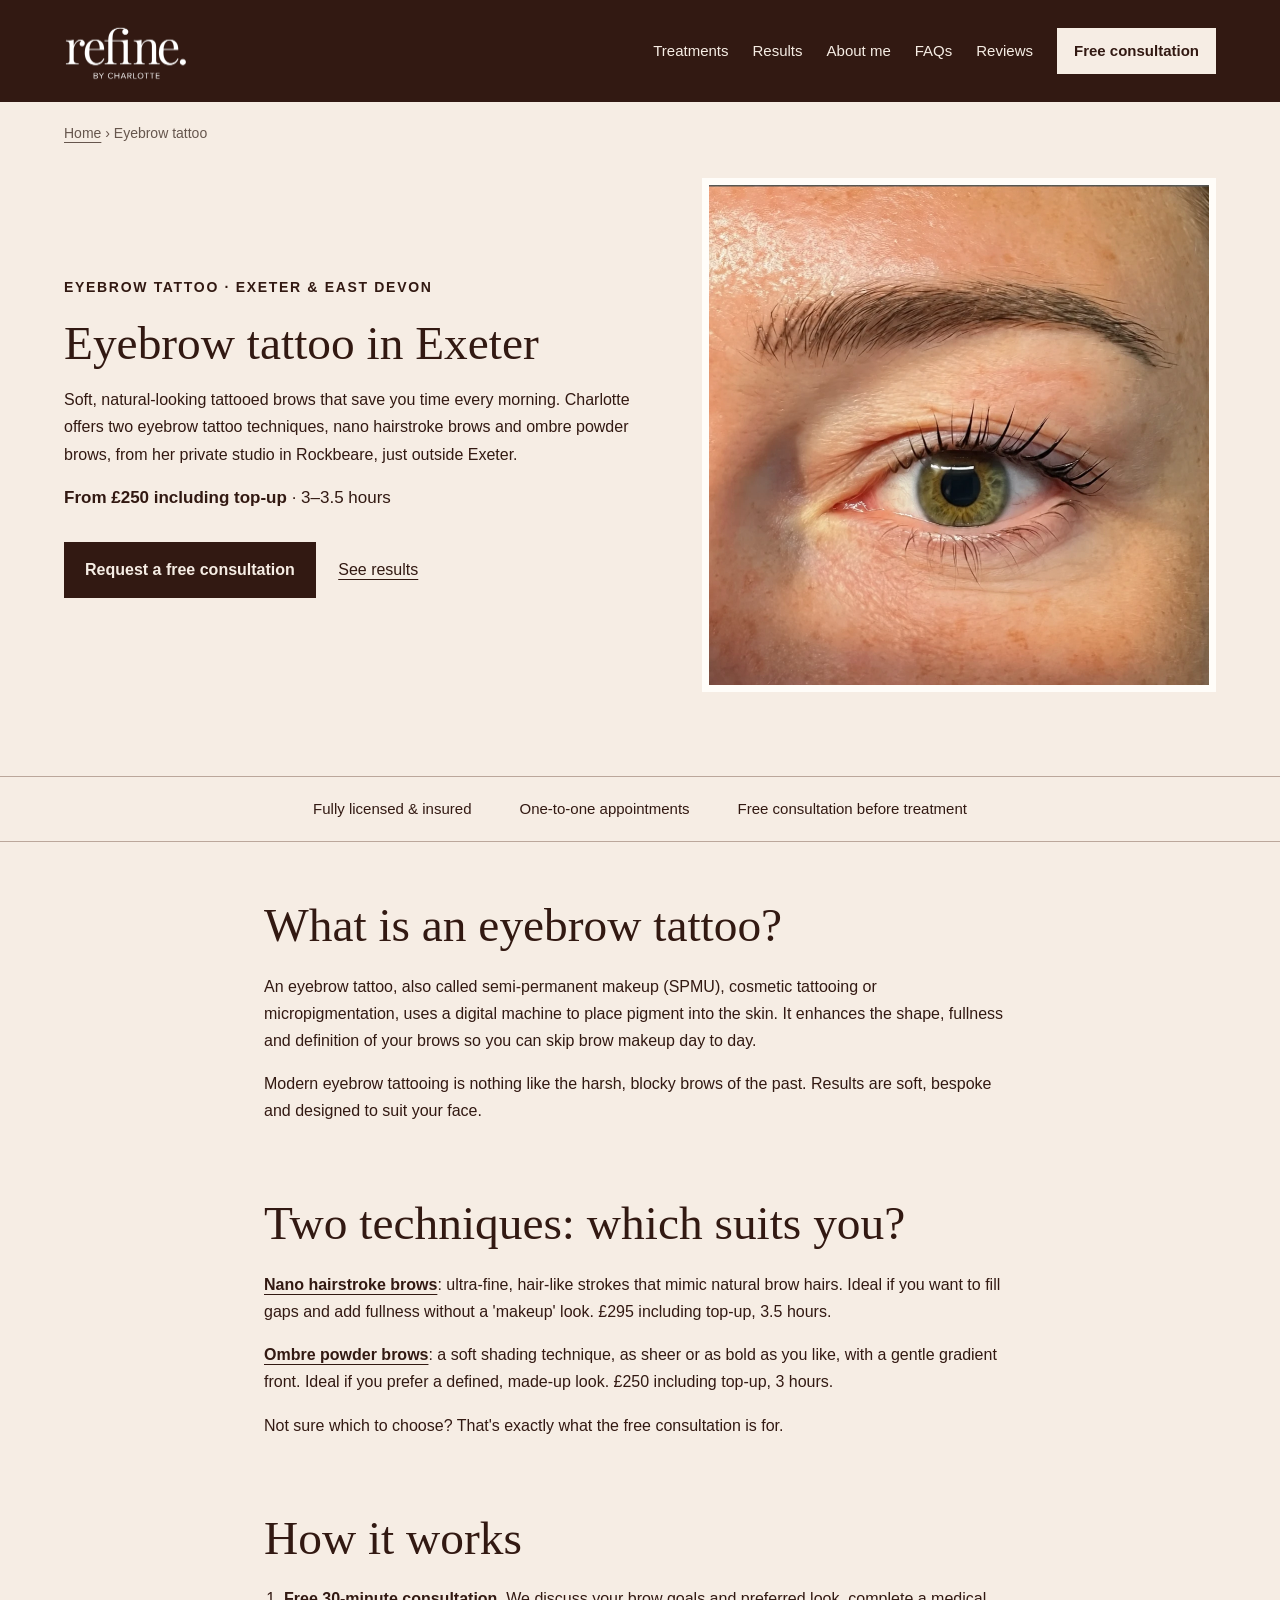
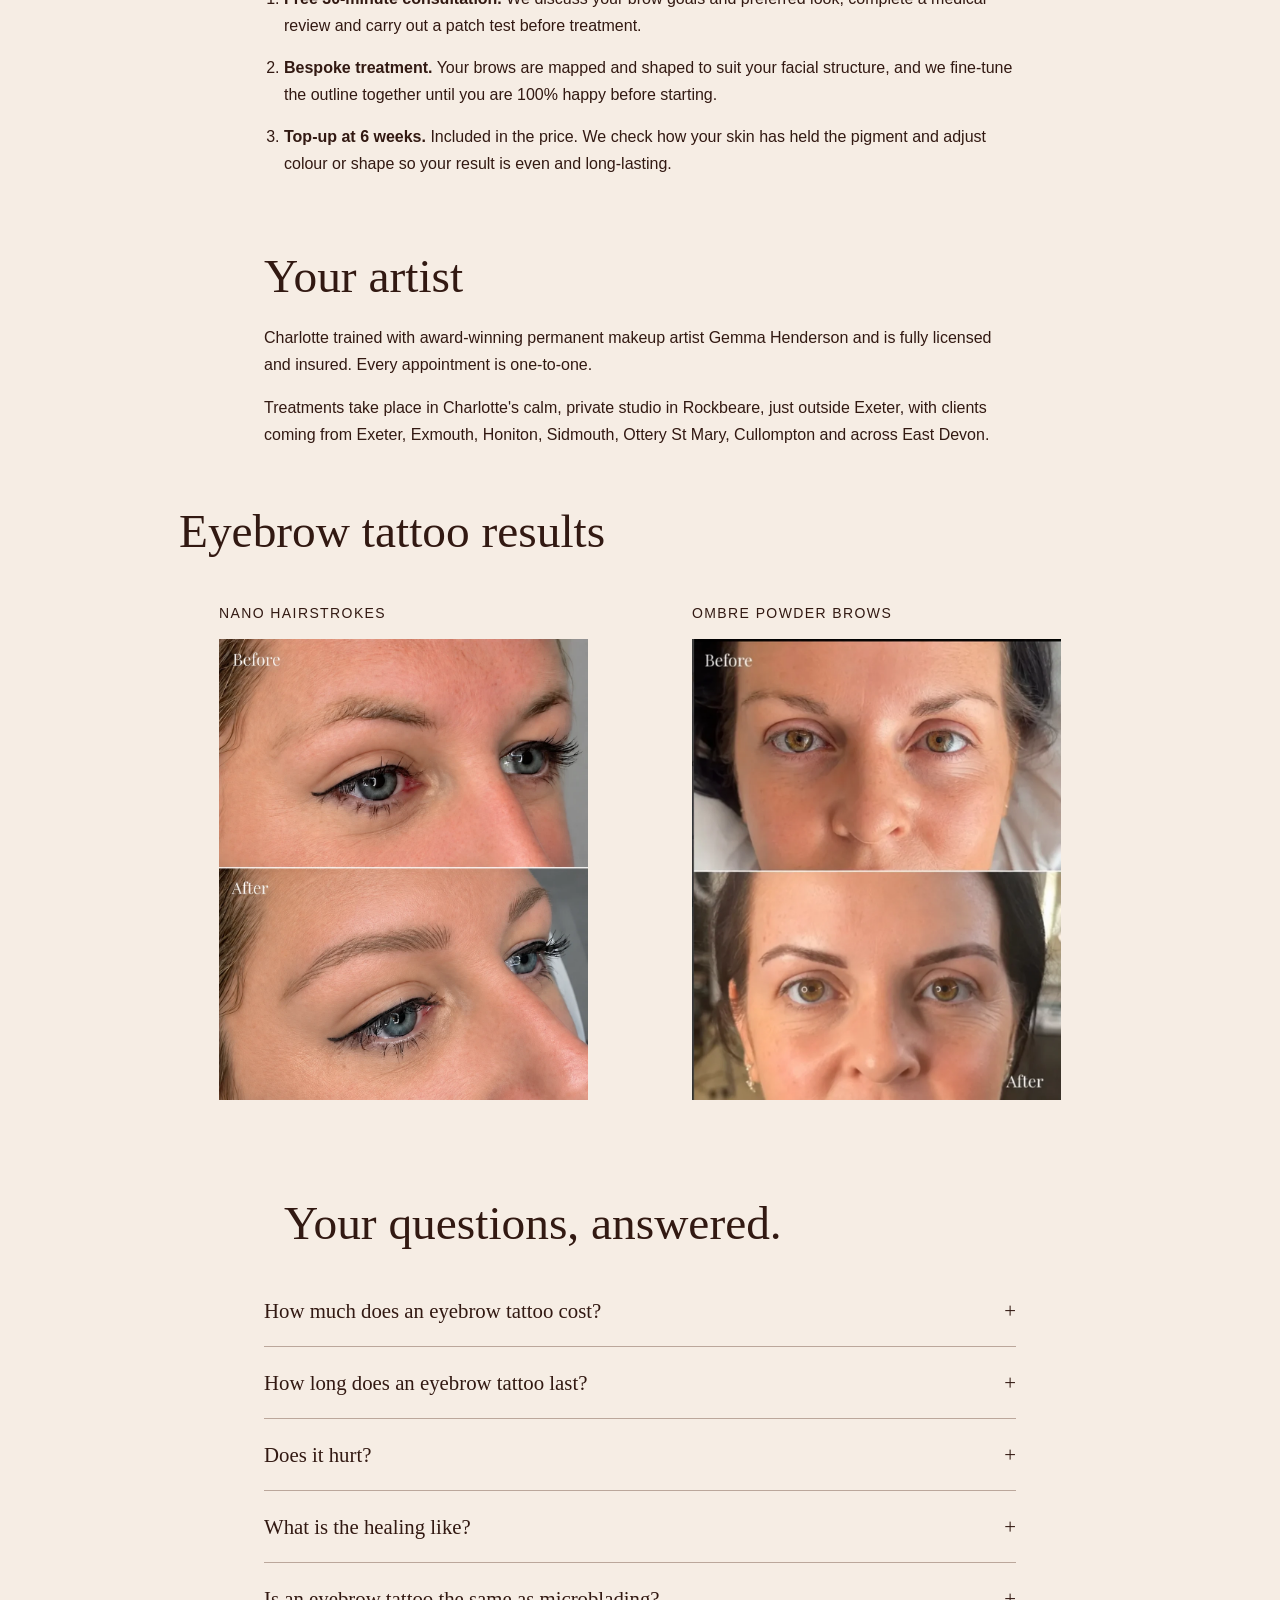
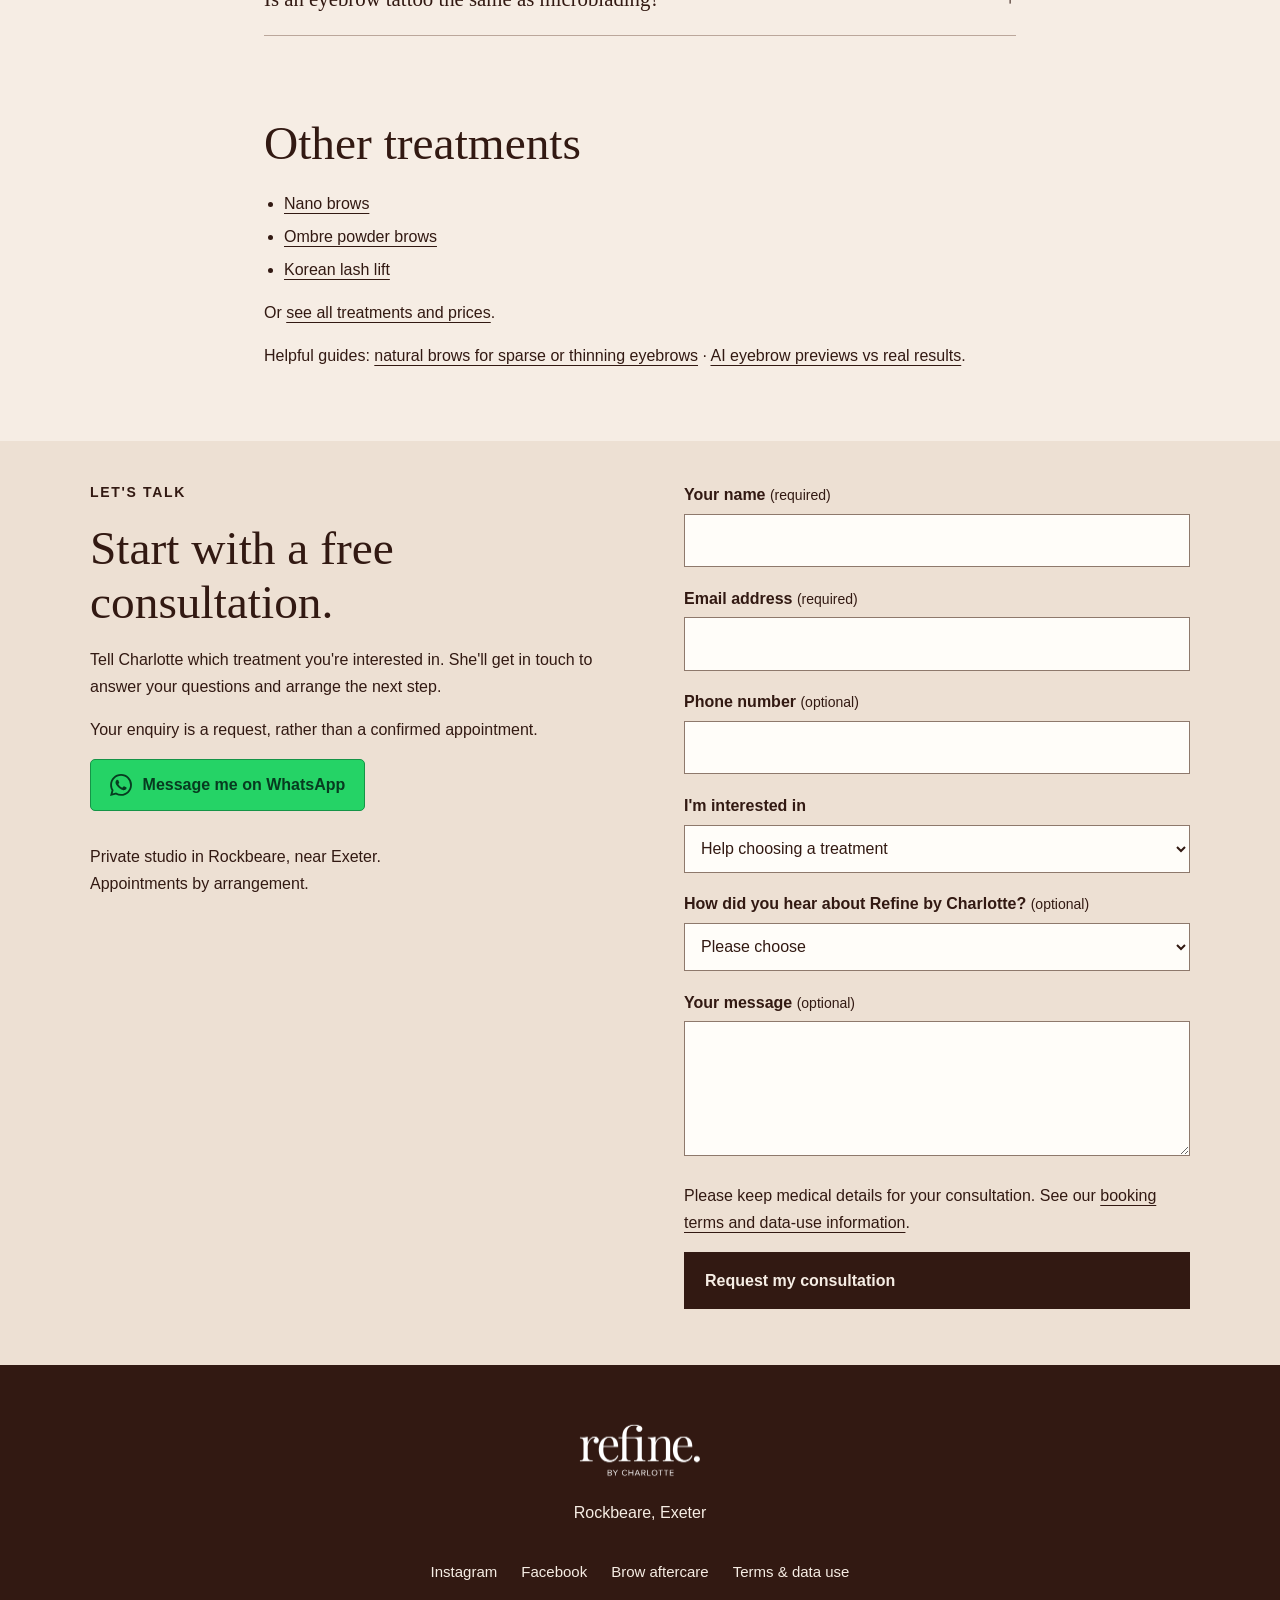
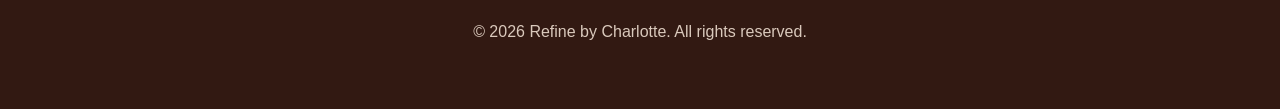
<file: eyebrow-tattoo-exeter.html>
<!doctype html><html lang="en-GB"><head><meta charset="utf-8"><meta name="viewport" content="width=device-width,initial-scale=1"><title>Eyebrow Tattoo in Exeter | Nano &amp; Ombre Powder Brows | Refine by Charlotte</title><meta name="description" content="Natural-looking eyebrow tattooing near Exeter: nano hairstroke brows or soft ombre powder brows with Charlotte in Rockbeare. From £250 including top-up. Free consultation."><link rel="canonical" href="https://refinebycharlotte.co.uk/eyebrow-tattoo-exeter.html"><link rel="icon" href="favicon.svg"><link rel="stylesheet" href="site.css?v=seo-pages-3"><script defer src="tracking.js"></script><script defer src="site.js"></script><script defer src="contact-navigation.js?v=1"></script>
<meta property="og:title" content="Eyebrow Tattoo in Exeter | Nano &amp; Ombre Powder Brows | Refine by Charlotte"><meta property="og:description" content="Natural-looking eyebrow tattooing near Exeter: nano hairstroke brows or soft ombre powder brows with Charlotte in Rockbeare. From £250 including top-up. Free consultation."><meta property="og:type" content="website"><meta property="og:url" content="https://refinebycharlotte.co.uk/eyebrow-tattoo-exeter.html"><meta property="og:image" content="https://refinebycharlotte.co.uk/assets/healed-semi-permanent-eyebrows-close-up.webp"><meta property="og:locale" content="en_GB">
<script type="application/ld+json">[{"@context": "https://schema.org", "@type": "Service", "name": "Eyebrow tattoo", "serviceType": "Eyebrow tattoo", "provider": {"@type": "LocalBusiness", "name": "Refine by Charlotte", "url": "https://refinebycharlotte.co.uk/", "telephone": "+447835049704", "address": {"@type": "PostalAddress", "addressLocality": "Rockbeare", "addressRegion": "Devon", "addressCountry": "GB"}}, "areaServed": ["Exeter", "Exmouth", "Honiton", "Sidmouth", "Ottery St Mary", "Cullompton", "East Devon"], "offers": {"@type": "Offer", "price": "250", "priceCurrency": "GBP"}}, {"@context": "https://schema.org", "@type": "FAQPage", "mainEntity": [{"@type": "Question", "name": "How much does an eyebrow tattoo cost?", "acceptedAnswer": {"@type": "Answer", "text": "Ombre powder brows are £250 and nano hairstroke brows are £295, both including your top-up appointment at 6 weeks."}}, {"@type": "Question", "name": "How long does an eyebrow tattoo last?", "acceptedAnswer": {"@type": "Answer", "text": "Permanent makeup typically lasts 1–3 years. It fades gradually rather than staying like a traditional tattoo, and results depend on skin type, age, lifestyle and aftercare. A colour boost every 12–18 months keeps it looking fresh."}}, {"@type": "Question", "name": "Does it hurt?", "acceptedAnswer": {"@type": "Answer", "text": "Most clients describe it as mild discomfort rather than pain, and many find it relaxing. Everyone's threshold is different, and we can talk it through at your consultation."}}, {"@type": "Question", "name": "What is the healing like?", "acceptedAnswer": {"@type": "Answer", "text": "Initial healing takes 7–14 days. Brows look darker at first, then soften by around 30–40% as they heal. Your top-up appointment is at 6 weeks. You'll get full aftercare instructions; see the day-by-day brow aftercare guide."}}, {"@type": "Question", "name": "Is an eyebrow tattoo the same as microblading?", "acceptedAnswer": {"@type": "Answer", "text": "No. Charlotte doesn't offer traditional microblading. All brow treatments use a digital machine method rather than a manual blade, which allows bespoke results and is gentler on the skin. If you've been looking at microblading, nano hairstroke brows give a similar fine-hair effect using a machine instead of a blade."}}]}, {"@context": "https://schema.org", "@type": "BreadcrumbList", "itemListElement": [{"@type": "ListItem", "position": 1, "name": "Home", "item": "https://refinebycharlotte.co.uk/"}, {"@type": "ListItem", "position": 2, "name": "Eyebrow tattoo", "item": "https://refinebycharlotte.co.uk/eyebrow-tattoo-exeter.html"}]}]</script></head><body><a class="skip" href="#main">Skip to content</a><header><a class="brand" href="index.html" aria-label="Refine by Charlotte home"><img id="logoImg" src="assets/refine-by-charlotte-logo.webp" alt="Refine by Charlotte logo" width="1000" height="563" loading="eager" decoding="async">
    </a><nav aria-label="Main navigation"><a href="index.html#treatments">Treatments</a><a href="index.html#results">Results</a><a href="index.html#about">About me</a><a href="#faqs">FAQs</a><a href="index.html#google-reviews">Reviews</a><a class="nav-cta" href="#contact">Free consultation</a></nav></header>
<main id="main">
<p class="breadcrumb"><a href="index.html">Home</a> › Eyebrow tattoo</p>
<section class="hero page-hero"><div class="hero-copy"><p class="eyebrow">Eyebrow tattoo · Exeter &amp; East Devon</p><h1>Eyebrow tattoo in Exeter</h1><p class="intro">Soft, natural-looking tattooed brows that save you time every morning. Charlotte offers two eyebrow tattoo techniques, nano hairstroke brows and ombre powder brows, from her private studio in Rockbeare, just outside Exeter.</p>
<p class="price-line"><strong>From £250 including top-up</strong> · 3–3.5 hours</p>
<div class="actions"><a class="button" href="#contact">Request a free consultation</a><a class="text-link" href="#results">See results</a></div></div>
<div class="page-hero-img"><img src="assets/healed-semi-permanent-eyebrows-close-up.webp" alt="Close-up of a healed eyebrow tattoo with soft, natural shaping" width="1000" height="1000" decoding="async" fetchpriority="high"></div></section>
<div class="trust"><span>Fully licensed &amp; insured</span><span>One-to-one appointments</span><span>Free consultation before treatment</span></div>
<section class="page-copy"><h2>What is an eyebrow tattoo?</h2><p>An eyebrow tattoo, also called semi-permanent makeup (SPMU), cosmetic tattooing or micropigmentation, uses a digital machine to place pigment into the skin. It enhances the shape, fullness and definition of your brows so you can skip brow makeup day to day.</p><p>Modern eyebrow tattooing is nothing like the harsh, blocky brows of the past. Results are soft, bespoke and designed to suit your face.</p></section>
<section class="page-copy"><h2>Two techniques: which suits you?</h2><p><strong><a href="nano-brows-exeter.html">Nano hairstroke brows</a></strong>: ultra-fine, hair-like strokes that mimic natural brow hairs. Ideal if you want to fill gaps and add fullness without a 'makeup' look. £295 including top-up, 3.5 hours.</p><p><strong><a href="ombre-powder-brows-exeter.html">Ombre powder brows</a></strong>: a soft shading technique, as sheer or as bold as you like, with a gentle gradient front. Ideal if you prefer a defined, made-up look. £250 including top-up, 3 hours.</p><p>Not sure which to choose? That's exactly what the free consultation is for.</p></section>
<section class="page-copy"><h2>How it works</h2><ol class="steps"><li><strong>Free 30-minute consultation.</strong> We discuss your brow goals and preferred look, complete a medical review and carry out a patch test before treatment.</li><li><strong>Bespoke treatment.</strong> Your brows are mapped and shaped to suit your facial structure, and we fine-tune the outline together until you are 100% happy before starting.</li><li><strong>Top-up at 6 weeks.</strong> Included in the price. We check how your skin has held the pigment and adjust colour or shape so your result is even and long-lasting.</li></ol></section>
<section class="page-copy"><h2>Your artist</h2><p>Charlotte trained with award-winning permanent makeup artist Gemma Henderson and is fully licensed and insured. Every appointment is one-to-one.</p><p>Treatments take place in Charlotte's calm, private studio in Rockbeare, just outside Exeter, with clients coming from Exeter, Exmouth, Honiton, Sidmouth, Ottery St Mary, Cullompton and across East Devon.</p></section>
<section class="gallery" id="results"><h2>Eyebrow tattoo results</h2><div class="gallery-grid"><figure class="gallery-item"><span>Nano hairstrokes</span><img src="assets/nano-hairstroke-brows-before-after.webp" alt="Nano hairstroke brows before (top) and after (bottom) treatment at Refine by Charlotte" width="1000" height="1250" loading="lazy" decoding="async"></figure><figure class="gallery-item"><span>Ombre powder brows</span><img src="assets/ombre-powder-brows-before-after.webp" alt="Ombre powder brows before (top) and after (bottom) treatment at Refine by Charlotte" width="1000" height="1250" loading="lazy" decoding="async"></figure></div></section>
<section class="section-heading"><h2>Your questions, answered.</h2></section>
<section class="faq-text" id="faqs"><div class="faq-inner">
<div class="faq-item"><h3 class="faq-heading"><button class="faq-q" type="button" aria-expanded="false" aria-controls="et-a0">How much does an eyebrow tattoo cost?</button></h3><div class="faq-a-wrap" id="et-a0" hidden><p class="faq-a">Ombre powder brows are £250 and nano hairstroke brows are £295, both including your top-up appointment at 6 weeks.</p></div></div>
<div class="faq-item"><h3 class="faq-heading"><button class="faq-q" type="button" aria-expanded="false" aria-controls="et-a1">How long does an eyebrow tattoo last?</button></h3><div class="faq-a-wrap" id="et-a1" hidden><p class="faq-a">Permanent makeup typically lasts 1–3 years. It fades gradually rather than staying like a traditional tattoo, and results depend on skin type, age, lifestyle and aftercare. A colour boost every 12–18 months keeps it looking fresh.</p></div></div>
<div class="faq-item"><h3 class="faq-heading"><button class="faq-q" type="button" aria-expanded="false" aria-controls="et-a2">Does it hurt?</button></h3><div class="faq-a-wrap" id="et-a2" hidden><p class="faq-a">Most clients describe it as mild discomfort rather than pain, and many find it relaxing. Everyone's threshold is different, and we can talk it through at your consultation.</p></div></div>
<div class="faq-item"><h3 class="faq-heading"><button class="faq-q" type="button" aria-expanded="false" aria-controls="et-a3">What is the healing like?</button></h3><div class="faq-a-wrap" id="et-a3" hidden><p class="faq-a">Initial healing takes 7–14 days. Brows look darker at first, then soften by around 30–40% as they heal. Your top-up appointment is at 6 weeks. You'll get full aftercare instructions; see the <a href="aftercare.html">day-by-day brow aftercare guide</a>.</p></div></div>
<div class="faq-item"><h3 class="faq-heading"><button class="faq-q" type="button" aria-expanded="false" aria-controls="et-a4">Is an eyebrow tattoo the same as microblading?</button></h3><div class="faq-a-wrap" id="et-a4" hidden><p class="faq-a">No. Charlotte doesn't offer traditional microblading. All brow treatments use a digital machine method rather than a manual blade, which allows bespoke results and is gentler on the skin.</p><p class="faq-a">If you've been looking at microblading, nano hairstroke brows give a similar fine-hair effect using a machine instead of a blade.</p></div></div>
</div></section>
<section class="page-copy related"><h2>Other treatments</h2><ul class="related-links"><li><a href="nano-brows-exeter.html">Nano brows</a></li><li><a href="ombre-powder-brows-exeter.html">Ombre powder brows</a></li><li><a href="korean-lash-lift-exeter.html">Korean lash lift</a></li></ul><p>Or <a href="index.html#treatments">see all treatments and prices</a>.</p><p>Helpful guides: <a href="natural-brows-sparse-thinning-eyebrows-exeter.html">natural brows for sparse or thinning eyebrows</a> · <a href="ai-eyebrow-preview-realistic-results.html">AI eyebrow previews vs real results</a>.</p></section>
<section class="contact" id="contact"><div class="contact-inner"><div class="contact-intro"><p class="eyebrow">Let's talk</p><h2>Start with a free consultation.</h2><p>Tell Charlotte which treatment you're interested in. She'll get in touch to answer your questions and arrange the next step.</p><p>Your enquiry is a request, rather than a confirmed appointment.</p><a class="whatsapp-button" id="waBtn" target="_blank" rel="noopener" href="https://wa.me/447835049704?text=Hi%20Charlotte%2C%20I%27d%20like%20to%20ask%20about%20a%20consultation%20please."><svg width="22" height="22" viewbox="0 0 24 24" fill="currentColor" aria-hidden="true" focusable="false"><path d="M17.472 14.382c-.297-.149-1.758-.867-2.03-.967-.273-.099-.471-.148-.67.15-.197.297-.767.966-.94 1.164-.173.199-.347.223-.644.075-.297-.15-1.255-.463-2.39-1.475-.883-.788-1.48-1.761-1.653-2.059-.173-.297-.018-.458.13-.606.134-.133.298-.347.446-.52.149-.174.198-.298.298-.497.099-.198.05-.371-.025-.52-.075-.149-.669-1.612-.916-2.207-.242-.579-.487-.5-.669-.51-.173-.008-.371-.01-.57-.01-.198 0-.52.074-.792.372-.272.297-1.04 1.016-1.04 2.479 0 1.462 1.065 2.875 1.213 3.074.149.198 2.096 3.2 5.077 4.487.709.306 1.262.489 1.694.625.712.227 1.36.195 1.871.118.571-.085 1.758-.719 2.006-1.413.248-.694.248-1.289.173-1.413-.074-.124-.272-.198-.57-.347m-5.421 7.403h-.004a9.87 9.87 0 01-5.031-1.378l-.361-.214-3.741.982.998-3.648-.235-.374a9.86 9.86 0 01-1.51-5.26c.001-5.45 4.436-9.884 9.888-9.884 2.64 0 5.122 1.03 6.988 2.898a9.825 9.825 0 012.893 6.994c-.003 5.45-4.437 9.884-9.885 9.884m8.413-18.297A11.815 11.815 0 0012.05 0C5.495 0 .16 5.335.157 11.892c0 2.096.547 4.142 1.588 5.945L.057 24l6.305-1.654a11.882 11.882 0 005.683 1.448h.005c6.554 0 11.89-5.335 11.893-11.893a11.821 11.821 0 00-3.48-8.413z"></path></svg><span>Message me on WhatsApp</span></a><p class="small">Private studio in Rockbeare, near Exeter.<br>Appointments by arrangement.</p></div><form action="https://formspree.io/f/xeerpoll" method="POST" id="contactForm"><label for="name">Your name <span>(required)</span></label><input id="name" name="name" autocomplete="name" required maxlength="120"><label for="email">Email address <span>(required)</span></label><input type="email" id="email" name="email" autocomplete="email" required maxlength="254"><label for="phone">Phone number <span>(optional)</span></label><input type="tel" id="phone" name="phone" autocomplete="tel" maxlength="40"><label for="treatment">I'm interested in</label><select id="treatment" name="treatment"><option selected>Help choosing a treatment</option><option>Nano brows</option><option>Ombre powder brows</option><option>Korean lash lift + tint</option></select><label for="heard_about">How did you hear about Refine by Charlotte? <span>(optional)</span></label><select id="heard_about" name="heard_about"><option value="">Please choose</option><option>Google search</option><option>Google Maps</option><option>ChatGPT or another AI assistant</option><option>Bing or another search engine</option><option>Instagram</option><option>Facebook</option><option>Recommended by a friend</option><option>Other</option></select><label for="message">Your message <span>(optional)</span></label><textarea id="message" name="message" rows="4" maxlength="3000"></textarea><p class="small">Please keep medical details for your consultation. See our <a href="terms.html">booking terms and data-use information</a>.</p><button class="button" type="submit">Request my consultation</button><p id="form-status" role="status" tabindex="-1"></p></form></div></section>
</main>
<nav class="mobile-cta" aria-label="Quick contact"><a class="mobile-cta-wa" target="_blank" rel="noopener" href="https://wa.me/447835049704?text=Hi%20Charlotte%2C%20I%27d%20like%20to%20ask%20about%20a%20consultation%20please."><svg width="22" height="22" viewbox="0 0 24 24" fill="currentColor" aria-hidden="true" focusable="false"><path d="M17.472 14.382c-.297-.149-1.758-.867-2.03-.967-.273-.099-.471-.148-.67.15-.197.297-.767.966-.94 1.164-.173.199-.347.223-.644.075-.297-.15-1.255-.463-2.39-1.475-.883-.788-1.48-1.761-1.653-2.059-.173-.297-.018-.458.13-.606.134-.133.298-.347.446-.52.149-.174.198-.298.298-.497.099-.198.05-.371-.025-.52-.075-.149-.669-1.612-.916-2.207-.242-.579-.487-.5-.669-.51-.173-.008-.371-.01-.57-.01-.198 0-.52.074-.792.372-.272.297-1.04 1.016-1.04 2.479 0 1.462 1.065 2.875 1.213 3.074.149.198 2.096 3.2 5.077 4.487.709.306 1.262.489 1.694.625.712.227 1.36.195 1.871.118.571-.085 1.758-.719 2.006-1.413.248-.694.248-1.289.173-1.413-.074-.124-.272-.198-.57-.347m-5.421 7.403h-.004a9.87 9.87 0 01-5.031-1.378l-.361-.214-3.741.982.998-3.648-.235-.374a9.86 9.86 0 01-1.51-5.26c.001-5.45 4.436-9.884 9.888-9.884 2.64 0 5.122 1.03 6.988 2.898a9.825 9.825 0 012.893 6.994c-.003 5.45-4.437 9.884-9.885 9.884m8.413-18.297A11.815 11.815 0 0012.05 0C5.495 0 .16 5.335.157 11.892c0 2.096.547 4.142 1.588 5.945L.057 24l6.305-1.654a11.882 11.882 0 005.683 1.448h.005c6.554 0 11.89-5.335 11.893-11.893a11.821 11.821 0 00-3.48-8.413z"></path></svg><span>WhatsApp</span></a><a class="mobile-cta-consult" href="#contact">Free consultation</a></nav>
<footer><img class="footer-logo" src="assets/refine-by-charlotte-logo.webp" alt="Refine by Charlotte logo" width="1000" height="563" loading="lazy" decoding="async"><p>Rockbeare, Exeter</p><nav aria-label="Footer navigation"><a href="https://www.instagram.com/refinebycharlotte" target="_blank" rel="noopener">Instagram</a><a href="https://www.facebook.com/share/18ARiKV3Rc/?mibextid=wwXIfr" target="_blank" rel="noopener">Facebook</a><a href="aftercare.html">Brow aftercare</a><a href="terms.html">Terms &amp; data use</a></nav><p class="small">© 2026 Refine by Charlotte. All rights reserved.</p></footer>
</body></html>
</file>
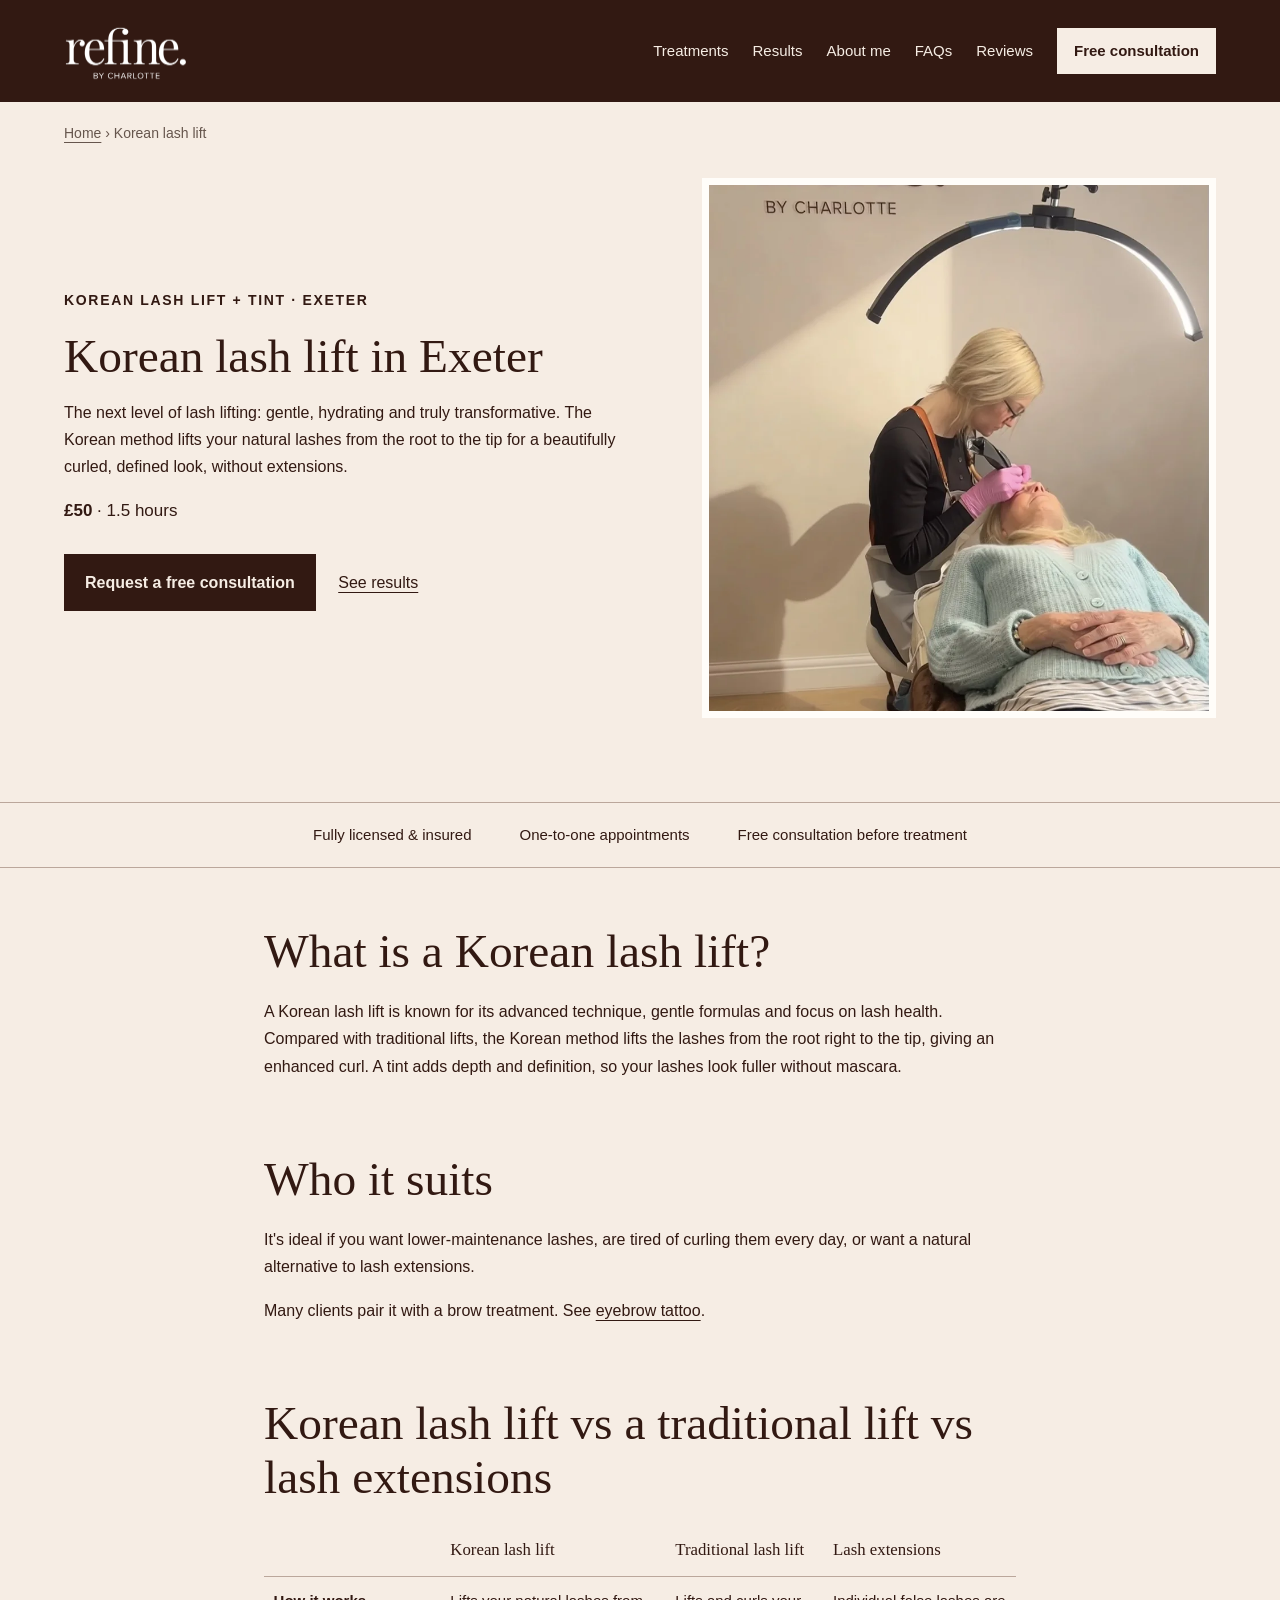
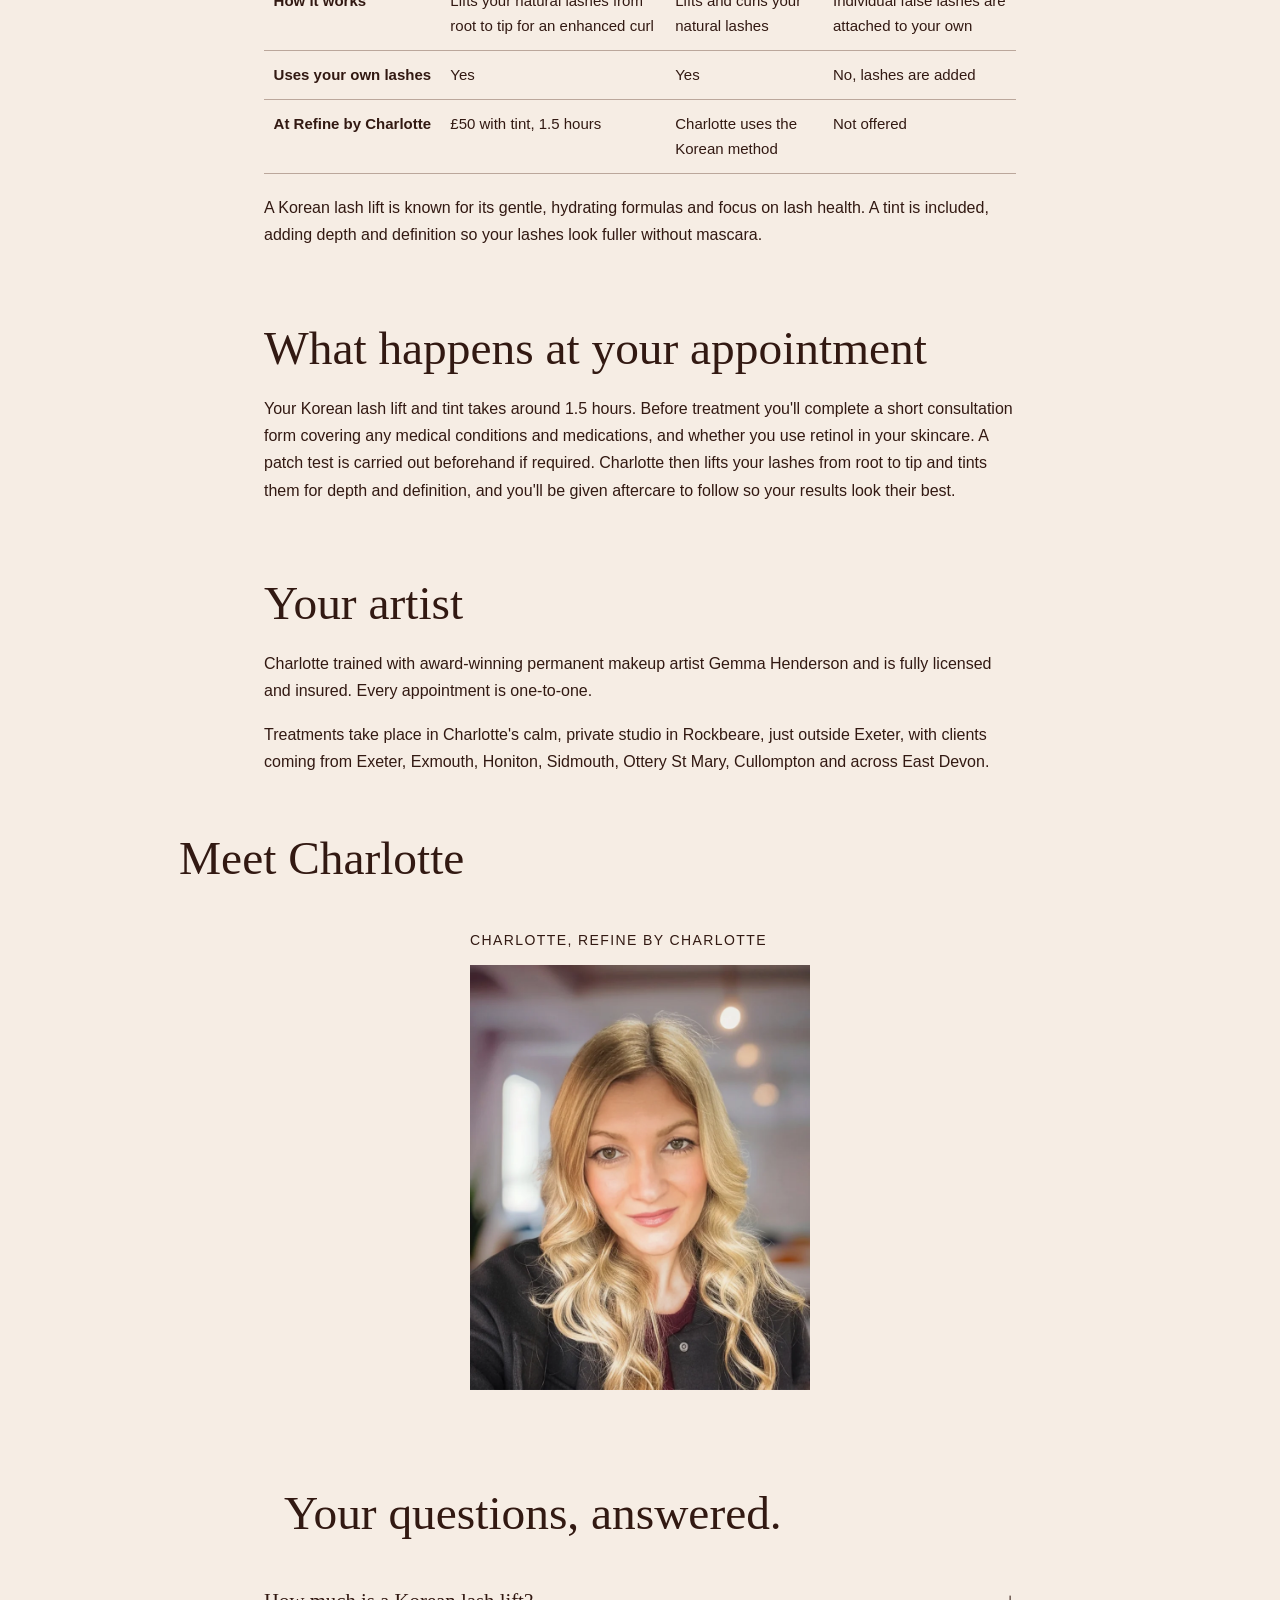
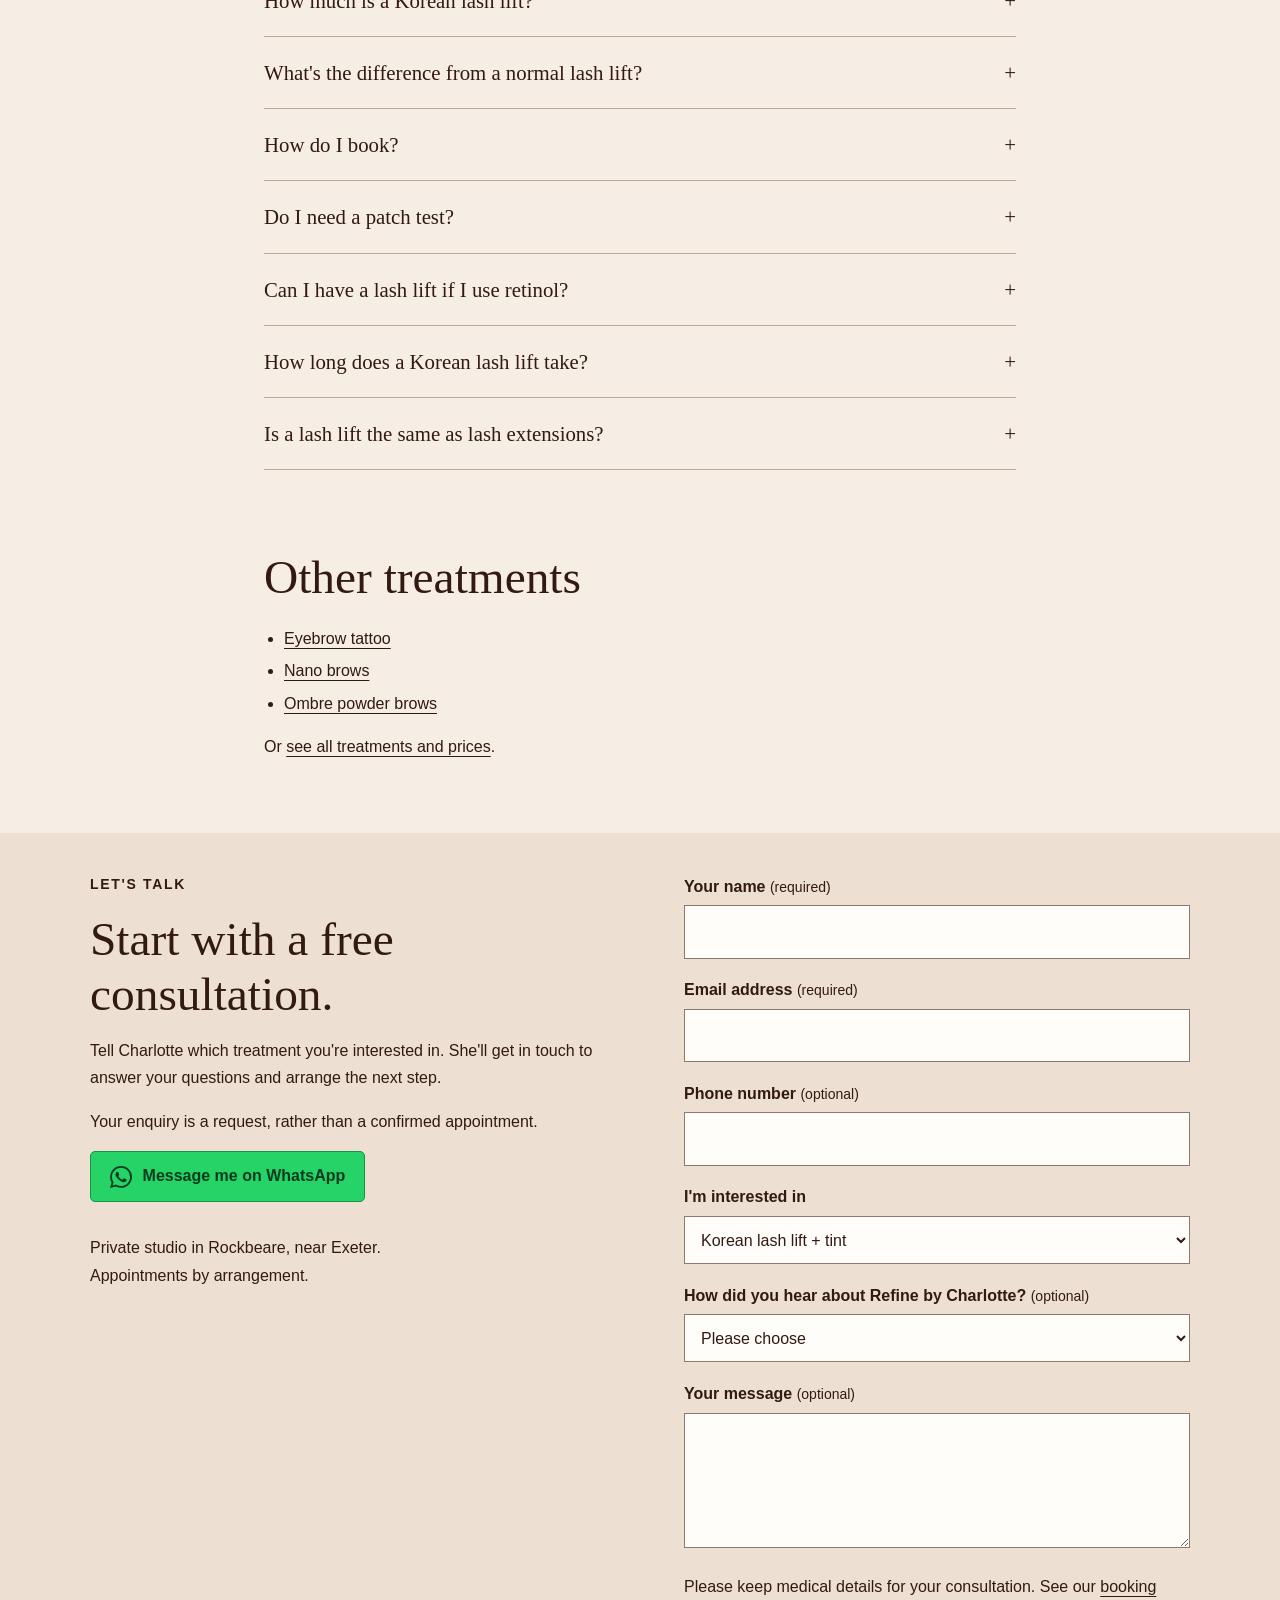
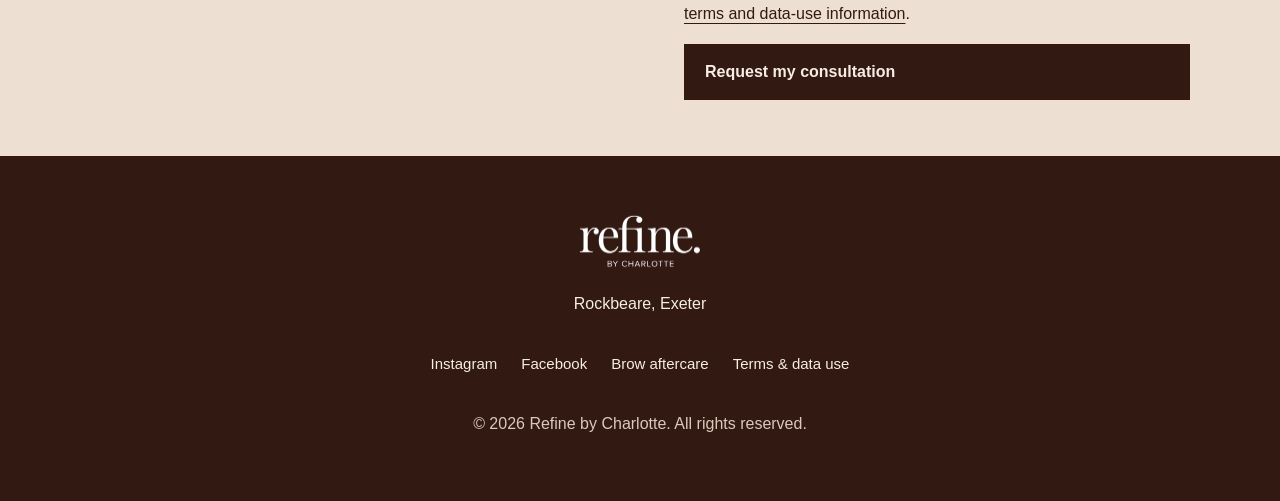
<file: korean-lash-lift-exeter.html>
<!doctype html><html lang="en-GB"><head><meta charset="utf-8"><meta name="viewport" content="width=device-width,initial-scale=1"><title>Korean Lash Lift &amp; Tint in Exeter | Refine by Charlotte</title><meta name="description" content="Korean lash lift and tint near Exeter: a gentle, hydrating lift from root to tip for naturally curled lashes. £50, 1.5 hours, with Charlotte in Rockbeare."><link rel="canonical" href="https://refinebycharlotte.co.uk/korean-lash-lift-exeter.html"><link rel="icon" href="favicon.svg"><link rel="stylesheet" href="site.css?v=seo-pages-3"><script defer src="tracking.js"></script><script defer src="site.js"></script><script defer src="contact-navigation.js?v=1"></script>
<meta property="og:title" content="Korean Lash Lift &amp; Tint in Exeter | Refine by Charlotte"><meta property="og:description" content="Korean lash lift and tint near Exeter: a gentle, hydrating lift from root to tip for naturally curled lashes. £50, 1.5 hours, with Charlotte in Rockbeare."><meta property="og:type" content="website"><meta property="og:url" content="https://refinebycharlotte.co.uk/korean-lash-lift-exeter.html"><meta property="og:image" content="https://refinebycharlotte.co.uk/assets/refine-by-charlotte-studio-rockbeare-exeter.webp"><meta property="og:locale" content="en_GB">
<script type="application/ld+json">[{"@context": "https://schema.org", "@type": "Service", "name": "Korean lash lift", "serviceType": "Korean lash lift", "provider": {"@type": "LocalBusiness", "name": "Refine by Charlotte", "url": "https://refinebycharlotte.co.uk/", "telephone": "+447835049704", "address": {"@type": "PostalAddress", "addressLocality": "Rockbeare", "addressRegion": "Devon", "addressCountry": "GB"}}, "areaServed": ["Exeter", "Exmouth", "Honiton", "Sidmouth", "Ottery St Mary", "Cullompton", "East Devon"], "offers": {"@type": "Offer", "price": "50", "priceCurrency": "GBP"}}, {"@context": "https://schema.org", "@type": "FAQPage", "mainEntity": [{"@type": "Question", "name": "How much is a Korean lash lift?", "acceptedAnswer": {"@type": "Answer", "text": "£50 for a Korean lash lift and tint, which takes around 1.5 hours."}}, {"@type": "Question", "name": "What's the difference from a normal lash lift?", "acceptedAnswer": {"@type": "Answer", "text": "The Korean method lifts from the root to the tip and uses gentle, hydrating formulas with a focus on lash health, giving a more enhanced curl than a traditional lift."}}, {"@type": "Question", "name": "How do I book?", "acceptedAnswer": {"@type": "Answer", "text": "Send a message on WhatsApp or use the form below. Charlotte will answer your questions and arrange the next step, including any patch test needed before your appointment."}}, {"@type": "Question", "name": "Do I need a patch test?", "acceptedAnswer": {"@type": "Answer", "text": "A patch test is carried out before your treatment where required. Even after a patch test, reactions can occasionally develop, so tell Charlotte if you notice anything unusual."}}, {"@type": "Question", "name": "Can I have a lash lift if I use retinol?", "acceptedAnswer": {"@type": "Answer", "text": "Let Charlotte know. Retinol use is one of the things she asks about on your consultation form, so she can make sure the treatment is right for you."}}, {"@type": "Question", "name": "How long does a Korean lash lift take?", "acceptedAnswer": {"@type": "Answer", "text": "Around 1.5 hours, including the tint."}}, {"@type": "Question", "name": "Is a lash lift the same as lash extensions?", "acceptedAnswer": {"@type": "Answer", "text": "No. A lash lift curls and tints your own natural lashes, so nothing is added. Lash extensions are individual false lashes attached to your own."}}]}, {"@context": "https://schema.org", "@type": "BreadcrumbList", "itemListElement": [{"@type": "ListItem", "position": 1, "name": "Home", "item": "https://refinebycharlotte.co.uk/"}, {"@type": "ListItem", "position": 2, "name": "Korean lash lift", "item": "https://refinebycharlotte.co.uk/korean-lash-lift-exeter.html"}]}]</script></head><body><a class="skip" href="#main">Skip to content</a><header><a class="brand" href="index.html" aria-label="Refine by Charlotte home"><img id="logoImg" src="assets/refine-by-charlotte-logo.webp" alt="Refine by Charlotte logo" width="1000" height="563" loading="eager" decoding="async">
    </a><nav aria-label="Main navigation"><a href="index.html#treatments">Treatments</a><a href="index.html#results">Results</a><a href="index.html#about">About me</a><a href="#faqs">FAQs</a><a href="index.html#google-reviews">Reviews</a><a class="nav-cta" href="#contact">Free consultation</a></nav></header>
<main id="main">
<p class="breadcrumb"><a href="index.html">Home</a> › Korean lash lift</p>
<section class="hero page-hero"><div class="hero-copy"><p class="eyebrow">Korean lash lift + tint · Exeter</p><h1>Korean lash lift in Exeter</h1><p class="intro">The next level of lash lifting: gentle, hydrating and truly transformative. The Korean method lifts your natural lashes from the root to the tip for a beautifully curled, defined look, without extensions.</p>
<p class="price-line"><strong>£50</strong> · 1.5 hours</p>
<div class="actions"><a class="button" href="#contact">Request a free consultation</a><a class="text-link" href="#results">See results</a></div></div>
<div class="page-hero-img"><img src="assets/refine-by-charlotte-studio-rockbeare-exeter.webp" alt="Charlotte carrying out a treatment in her private studio in Rockbeare, near Exeter" width="877" height="1400" decoding="async" fetchpriority="high"></div></section>
<div class="trust"><span>Fully licensed &amp; insured</span><span>One-to-one appointments</span><span>Free consultation before treatment</span></div>
<section class="page-copy"><h2>What is a Korean lash lift?</h2><p>A Korean lash lift is known for its advanced technique, gentle formulas and focus on lash health. Compared with traditional lifts, the Korean method lifts the lashes from the root right to the tip, giving an enhanced curl. A tint adds depth and definition, so your lashes look fuller without mascara.</p></section>
<section class="page-copy"><h2>Who it suits</h2><p>It's ideal if you want lower-maintenance lashes, are tired of curling them every day, or want a natural alternative to lash extensions.</p><p>Many clients pair it with a brow treatment. See <a href="eyebrow-tattoo-exeter.html">eyebrow tattoo</a>.</p></section>
<section class="page-copy"><h2>Korean lash lift vs a traditional lift vs lash extensions</h2><div class="table-wrap"><table class="compare"><thead><tr><th></th><th>Korean lash lift</th><th>Traditional lash lift</th><th>Lash extensions</th></tr></thead><tbody><tr><th>How it works</th><td data-label="Korean lash lift">Lifts your natural lashes from root to tip for an enhanced curl</td><td data-label="Traditional lash lift">Lifts and curls your natural lashes</td><td data-label="Lash extensions">Individual false lashes are attached to your own</td></tr><tr><th>Uses your own lashes</th><td data-label="Korean lash lift">Yes</td><td data-label="Traditional lash lift">Yes</td><td data-label="Lash extensions">No, lashes are added</td></tr><tr><th>At Refine by Charlotte</th><td data-label="Korean lash lift">£50 with tint, 1.5 hours</td><td data-label="Traditional lash lift">Charlotte uses the Korean method</td><td data-label="Lash extensions">Not offered</td></tr></tbody></table></div><p>A Korean lash lift is known for its gentle, hydrating formulas and focus on lash health. A tint is included, adding depth and definition so your lashes look fuller without mascara.</p></section>
<section class="page-copy"><h2>What happens at your appointment</h2><p>Your Korean lash lift and tint takes around 1.5 hours. Before treatment you'll complete a short consultation form covering any medical conditions and medications, and whether you use retinol in your skincare. A patch test is carried out beforehand if required. Charlotte then lifts your lashes from root to tip and tints them for depth and definition, and you'll be given aftercare to follow so your results look their best.</p></section>
<section class="page-copy"><h2>Your artist</h2><p>Charlotte trained with award-winning permanent makeup artist Gemma Henderson and is fully licensed and insured. Every appointment is one-to-one.</p><p>Treatments take place in Charlotte's calm, private studio in Rockbeare, just outside Exeter, with clients coming from Exeter, Exmouth, Honiton, Sidmouth, Ottery St Mary, Cullompton and across East Devon.</p></section>
<section class="gallery" id="results"><h2>Meet Charlotte</h2><div class="gallery-grid single"><figure class="gallery-item"><span>Charlotte, Refine by Charlotte</span><img src="assets/charlotte-permanent-makeup-artist.webp" alt="Charlotte, permanent makeup artist and owner of Refine by Charlotte" width="800" height="1000" loading="lazy" decoding="async"></figure></div></section>
<section class="section-heading"><h2>Your questions, answered.</h2></section>
<section class="faq-text" id="faqs"><div class="faq-inner">
<div class="faq-item"><h3 class="faq-heading"><button class="faq-q" type="button" aria-expanded="false" aria-controls="kl-a0">How much is a Korean lash lift?</button></h3><div class="faq-a-wrap" id="kl-a0" hidden><p class="faq-a">£50 for a Korean lash lift and tint, which takes around 1.5 hours.</p></div></div>
<div class="faq-item"><h3 class="faq-heading"><button class="faq-q" type="button" aria-expanded="false" aria-controls="kl-a1">What's the difference from a normal lash lift?</button></h3><div class="faq-a-wrap" id="kl-a1" hidden><p class="faq-a">The Korean method lifts from the root to the tip and uses gentle, hydrating formulas with a focus on lash health, giving a more enhanced curl than a traditional lift.</p></div></div>
<div class="faq-item"><h3 class="faq-heading"><button class="faq-q" type="button" aria-expanded="false" aria-controls="kl-a2">How do I book?</button></h3><div class="faq-a-wrap" id="kl-a2" hidden><p class="faq-a">Send a message on WhatsApp or use the form below. Charlotte will answer your questions and arrange the next step, including any patch test needed before your appointment.</p></div></div>
<div class="faq-item"><h3 class="faq-heading"><button class="faq-q" type="button" aria-expanded="false" aria-controls="kl-a3">Do I need a patch test?</button></h3><div class="faq-a-wrap" id="kl-a3" hidden><p class="faq-a">A patch test is carried out before your treatment where required. Even after a patch test, reactions can occasionally develop, so tell Charlotte if you notice anything unusual.</p></div></div>
<div class="faq-item"><h3 class="faq-heading"><button class="faq-q" type="button" aria-expanded="false" aria-controls="kl-a4">Can I have a lash lift if I use retinol?</button></h3><div class="faq-a-wrap" id="kl-a4" hidden><p class="faq-a">Let Charlotte know. Retinol use is one of the things she asks about on your consultation form, so she can make sure the treatment is right for you.</p></div></div>
<div class="faq-item"><h3 class="faq-heading"><button class="faq-q" type="button" aria-expanded="false" aria-controls="kl-a5">How long does a Korean lash lift take?</button></h3><div class="faq-a-wrap" id="kl-a5" hidden><p class="faq-a">Around 1.5 hours, including the tint.</p></div></div>
<div class="faq-item"><h3 class="faq-heading"><button class="faq-q" type="button" aria-expanded="false" aria-controls="kl-a6">Is a lash lift the same as lash extensions?</button></h3><div class="faq-a-wrap" id="kl-a6" hidden><p class="faq-a">No. A lash lift curls and tints your own natural lashes, so nothing is added. Lash extensions are individual false lashes attached to your own.</p></div></div>
</div></section>
<section class="page-copy related"><h2>Other treatments</h2><ul class="related-links"><li><a href="eyebrow-tattoo-exeter.html">Eyebrow tattoo</a></li><li><a href="nano-brows-exeter.html">Nano brows</a></li><li><a href="ombre-powder-brows-exeter.html">Ombre powder brows</a></li></ul><p>Or <a href="index.html#treatments">see all treatments and prices</a>.</p></section>
<section class="contact" id="contact"><div class="contact-inner"><div class="contact-intro"><p class="eyebrow">Let's talk</p><h2>Start with a free consultation.</h2><p>Tell Charlotte which treatment you're interested in. She'll get in touch to answer your questions and arrange the next step.</p><p>Your enquiry is a request, rather than a confirmed appointment.</p><a class="whatsapp-button" id="waBtn" target="_blank" rel="noopener" href="https://wa.me/447835049704?text=Hi%20Charlotte%2C%20I%27d%20like%20to%20ask%20about%20a%20consultation%20please."><svg width="22" height="22" viewbox="0 0 24 24" fill="currentColor" aria-hidden="true" focusable="false"><path d="M17.472 14.382c-.297-.149-1.758-.867-2.03-.967-.273-.099-.471-.148-.67.15-.197.297-.767.966-.94 1.164-.173.199-.347.223-.644.075-.297-.15-1.255-.463-2.39-1.475-.883-.788-1.48-1.761-1.653-2.059-.173-.297-.018-.458.13-.606.134-.133.298-.347.446-.52.149-.174.198-.298.298-.497.099-.198.05-.371-.025-.52-.075-.149-.669-1.612-.916-2.207-.242-.579-.487-.5-.669-.51-.173-.008-.371-.01-.57-.01-.198 0-.52.074-.792.372-.272.297-1.04 1.016-1.04 2.479 0 1.462 1.065 2.875 1.213 3.074.149.198 2.096 3.2 5.077 4.487.709.306 1.262.489 1.694.625.712.227 1.36.195 1.871.118.571-.085 1.758-.719 2.006-1.413.248-.694.248-1.289.173-1.413-.074-.124-.272-.198-.57-.347m-5.421 7.403h-.004a9.87 9.87 0 01-5.031-1.378l-.361-.214-3.741.982.998-3.648-.235-.374a9.86 9.86 0 01-1.51-5.26c.001-5.45 4.436-9.884 9.888-9.884 2.64 0 5.122 1.03 6.988 2.898a9.825 9.825 0 012.893 6.994c-.003 5.45-4.437 9.884-9.885 9.884m8.413-18.297A11.815 11.815 0 0012.05 0C5.495 0 .16 5.335.157 11.892c0 2.096.547 4.142 1.588 5.945L.057 24l6.305-1.654a11.882 11.882 0 005.683 1.448h.005c6.554 0 11.89-5.335 11.893-11.893a11.821 11.821 0 00-3.48-8.413z"></path></svg><span>Message me on WhatsApp</span></a><p class="small">Private studio in Rockbeare, near Exeter.<br>Appointments by arrangement.</p></div><form action="https://formspree.io/f/xeerpoll" method="POST" id="contactForm"><label for="name">Your name <span>(required)</span></label><input id="name" name="name" autocomplete="name" required maxlength="120"><label for="email">Email address <span>(required)</span></label><input type="email" id="email" name="email" autocomplete="email" required maxlength="254"><label for="phone">Phone number <span>(optional)</span></label><input type="tel" id="phone" name="phone" autocomplete="tel" maxlength="40"><label for="treatment">I'm interested in</label><select id="treatment" name="treatment"><option>Help choosing a treatment</option><option>Nano brows</option><option>Ombre powder brows</option><option selected>Korean lash lift + tint</option></select><label for="heard_about">How did you hear about Refine by Charlotte? <span>(optional)</span></label><select id="heard_about" name="heard_about"><option value="">Please choose</option><option>Google search</option><option>Google Maps</option><option>ChatGPT or another AI assistant</option><option>Bing or another search engine</option><option>Instagram</option><option>Facebook</option><option>Recommended by a friend</option><option>Other</option></select><label for="message">Your message <span>(optional)</span></label><textarea id="message" name="message" rows="4" maxlength="3000"></textarea><p class="small">Please keep medical details for your consultation. See our <a href="terms.html">booking terms and data-use information</a>.</p><button class="button" type="submit">Request my consultation</button><p id="form-status" role="status" tabindex="-1"></p></form></div></section>
</main>
<nav class="mobile-cta" aria-label="Quick contact"><a class="mobile-cta-wa" target="_blank" rel="noopener" href="https://wa.me/447835049704?text=Hi%20Charlotte%2C%20I%27d%20like%20to%20ask%20about%20a%20consultation%20please."><svg width="22" height="22" viewbox="0 0 24 24" fill="currentColor" aria-hidden="true" focusable="false"><path d="M17.472 14.382c-.297-.149-1.758-.867-2.03-.967-.273-.099-.471-.148-.67.15-.197.297-.767.966-.94 1.164-.173.199-.347.223-.644.075-.297-.15-1.255-.463-2.39-1.475-.883-.788-1.48-1.761-1.653-2.059-.173-.297-.018-.458.13-.606.134-.133.298-.347.446-.52.149-.174.198-.298.298-.497.099-.198.05-.371-.025-.52-.075-.149-.669-1.612-.916-2.207-.242-.579-.487-.5-.669-.51-.173-.008-.371-.01-.57-.01-.198 0-.52.074-.792.372-.272.297-1.04 1.016-1.04 2.479 0 1.462 1.065 2.875 1.213 3.074.149.198 2.096 3.2 5.077 4.487.709.306 1.262.489 1.694.625.712.227 1.36.195 1.871.118.571-.085 1.758-.719 2.006-1.413.248-.694.248-1.289.173-1.413-.074-.124-.272-.198-.57-.347m-5.421 7.403h-.004a9.87 9.87 0 01-5.031-1.378l-.361-.214-3.741.982.998-3.648-.235-.374a9.86 9.86 0 01-1.51-5.26c.001-5.45 4.436-9.884 9.888-9.884 2.64 0 5.122 1.03 6.988 2.898a9.825 9.825 0 012.893 6.994c-.003 5.45-4.437 9.884-9.885 9.884m8.413-18.297A11.815 11.815 0 0012.05 0C5.495 0 .16 5.335.157 11.892c0 2.096.547 4.142 1.588 5.945L.057 24l6.305-1.654a11.882 11.882 0 005.683 1.448h.005c6.554 0 11.89-5.335 11.893-11.893a11.821 11.821 0 00-3.48-8.413z"></path></svg><span>WhatsApp</span></a><a class="mobile-cta-consult" href="#contact">Free consultation</a></nav>
<footer><img class="footer-logo" src="assets/refine-by-charlotte-logo.webp" alt="Refine by Charlotte logo" width="1000" height="563" loading="lazy" decoding="async"><p>Rockbeare, Exeter</p><nav aria-label="Footer navigation"><a href="https://www.instagram.com/refinebycharlotte" target="_blank" rel="noopener">Instagram</a><a href="https://www.facebook.com/share/18ARiKV3Rc/?mibextid=wwXIfr" target="_blank" rel="noopener">Facebook</a><a href="aftercare.html">Brow aftercare</a><a href="terms.html">Terms &amp; data use</a></nav><p class="small">© 2026 Refine by Charlotte. All rights reserved.</p></footer>
</body></html>
</file>
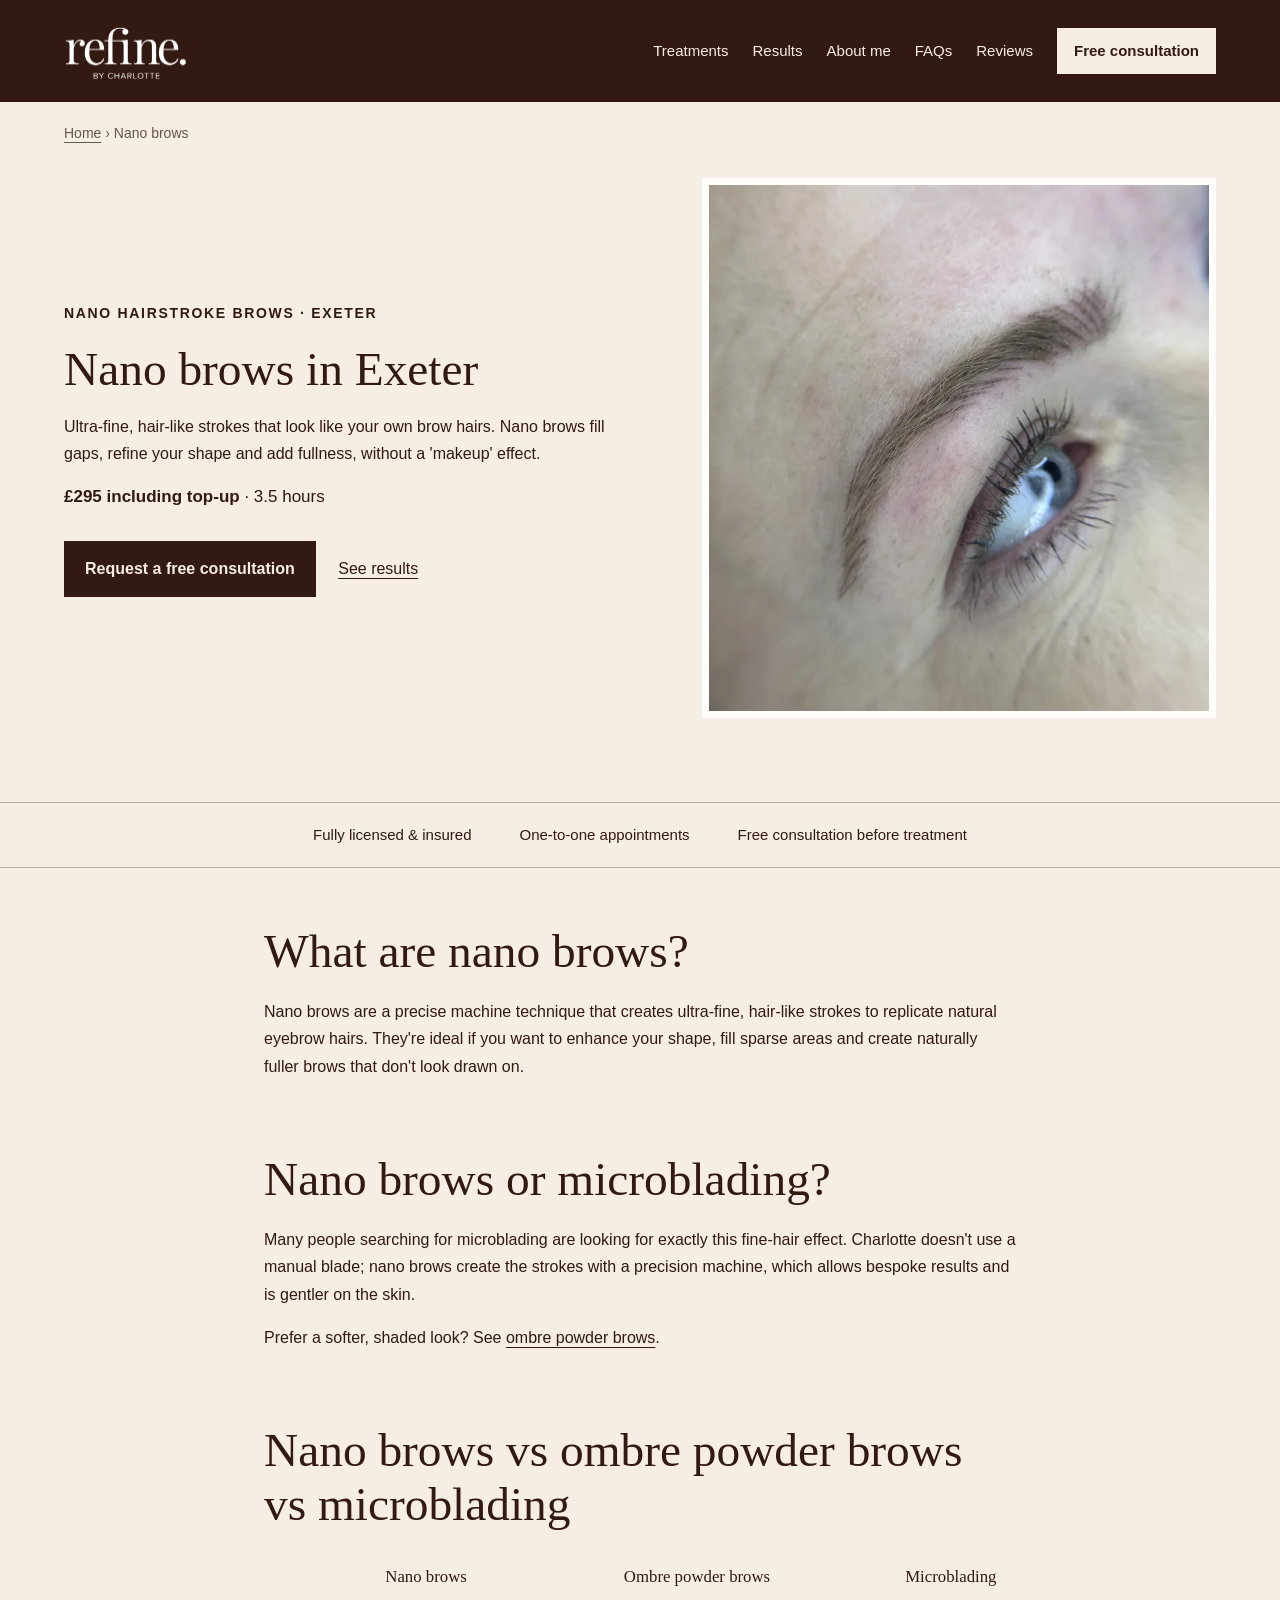
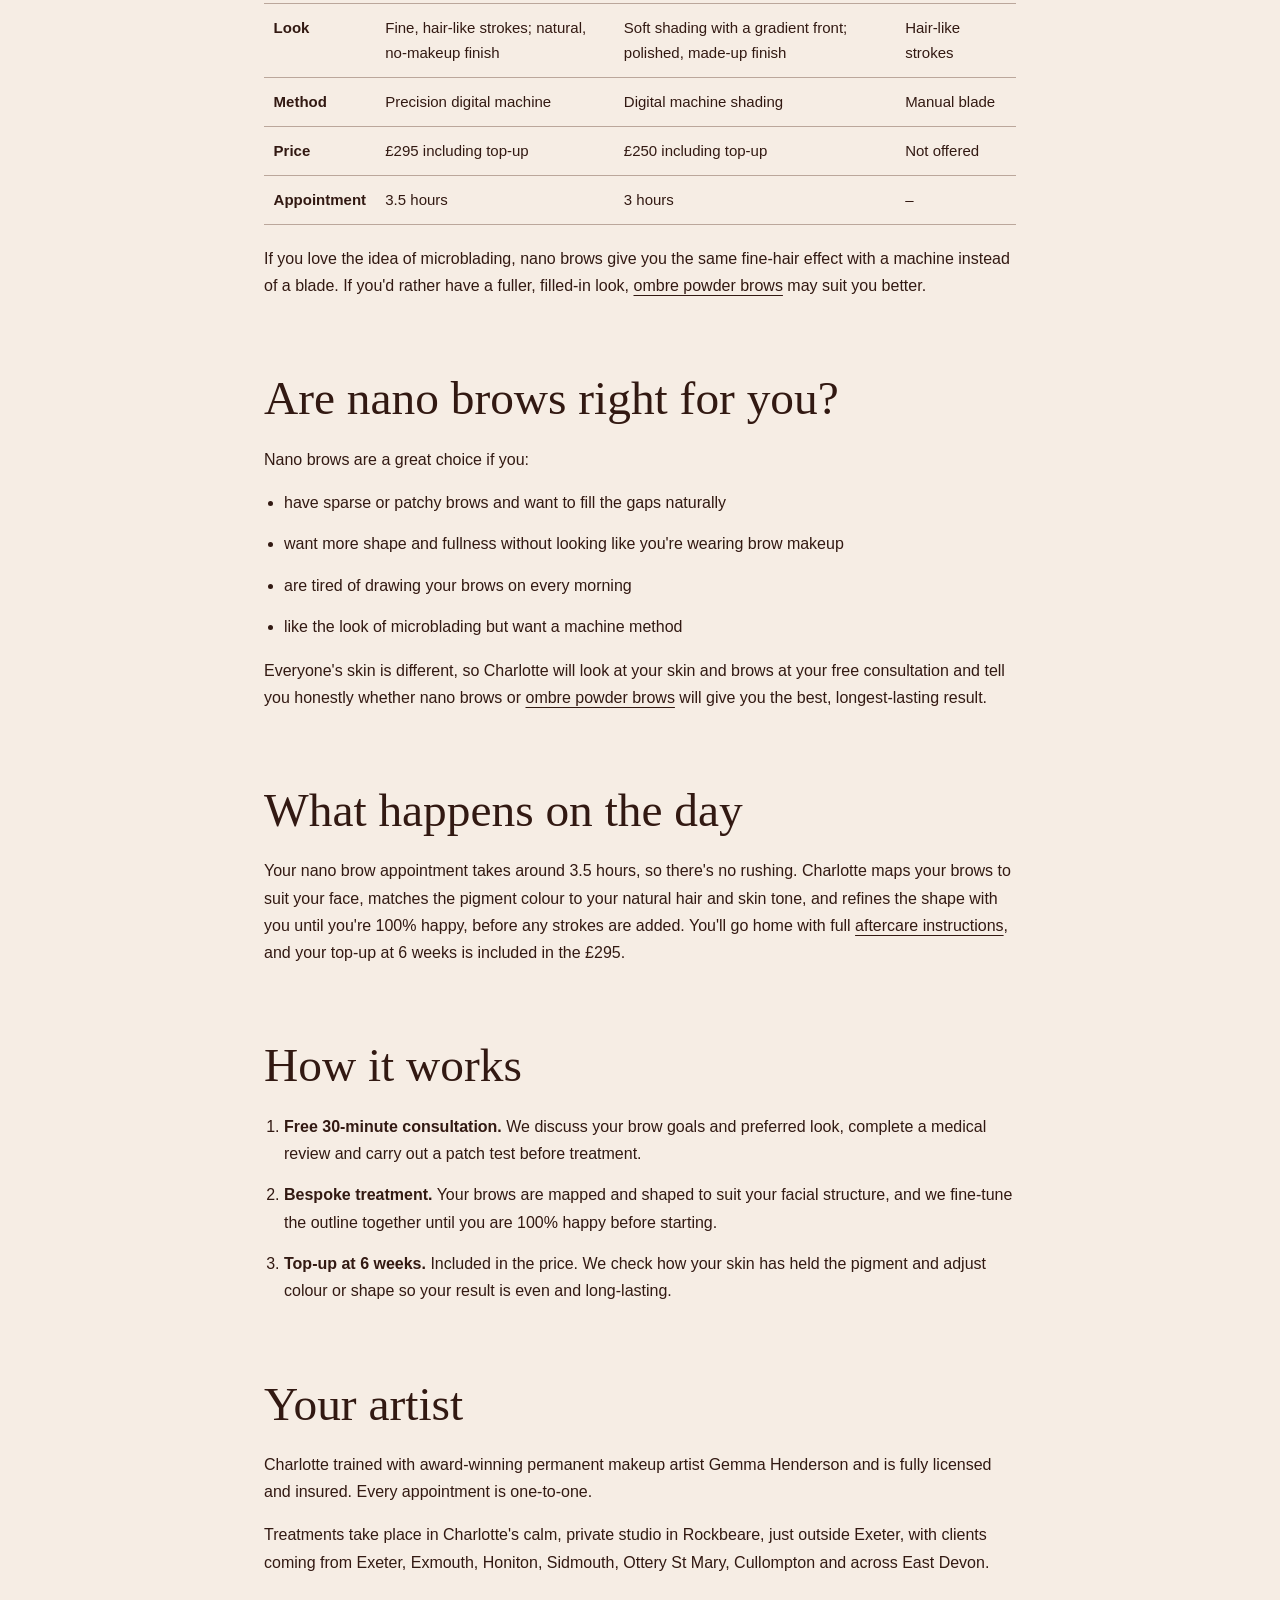
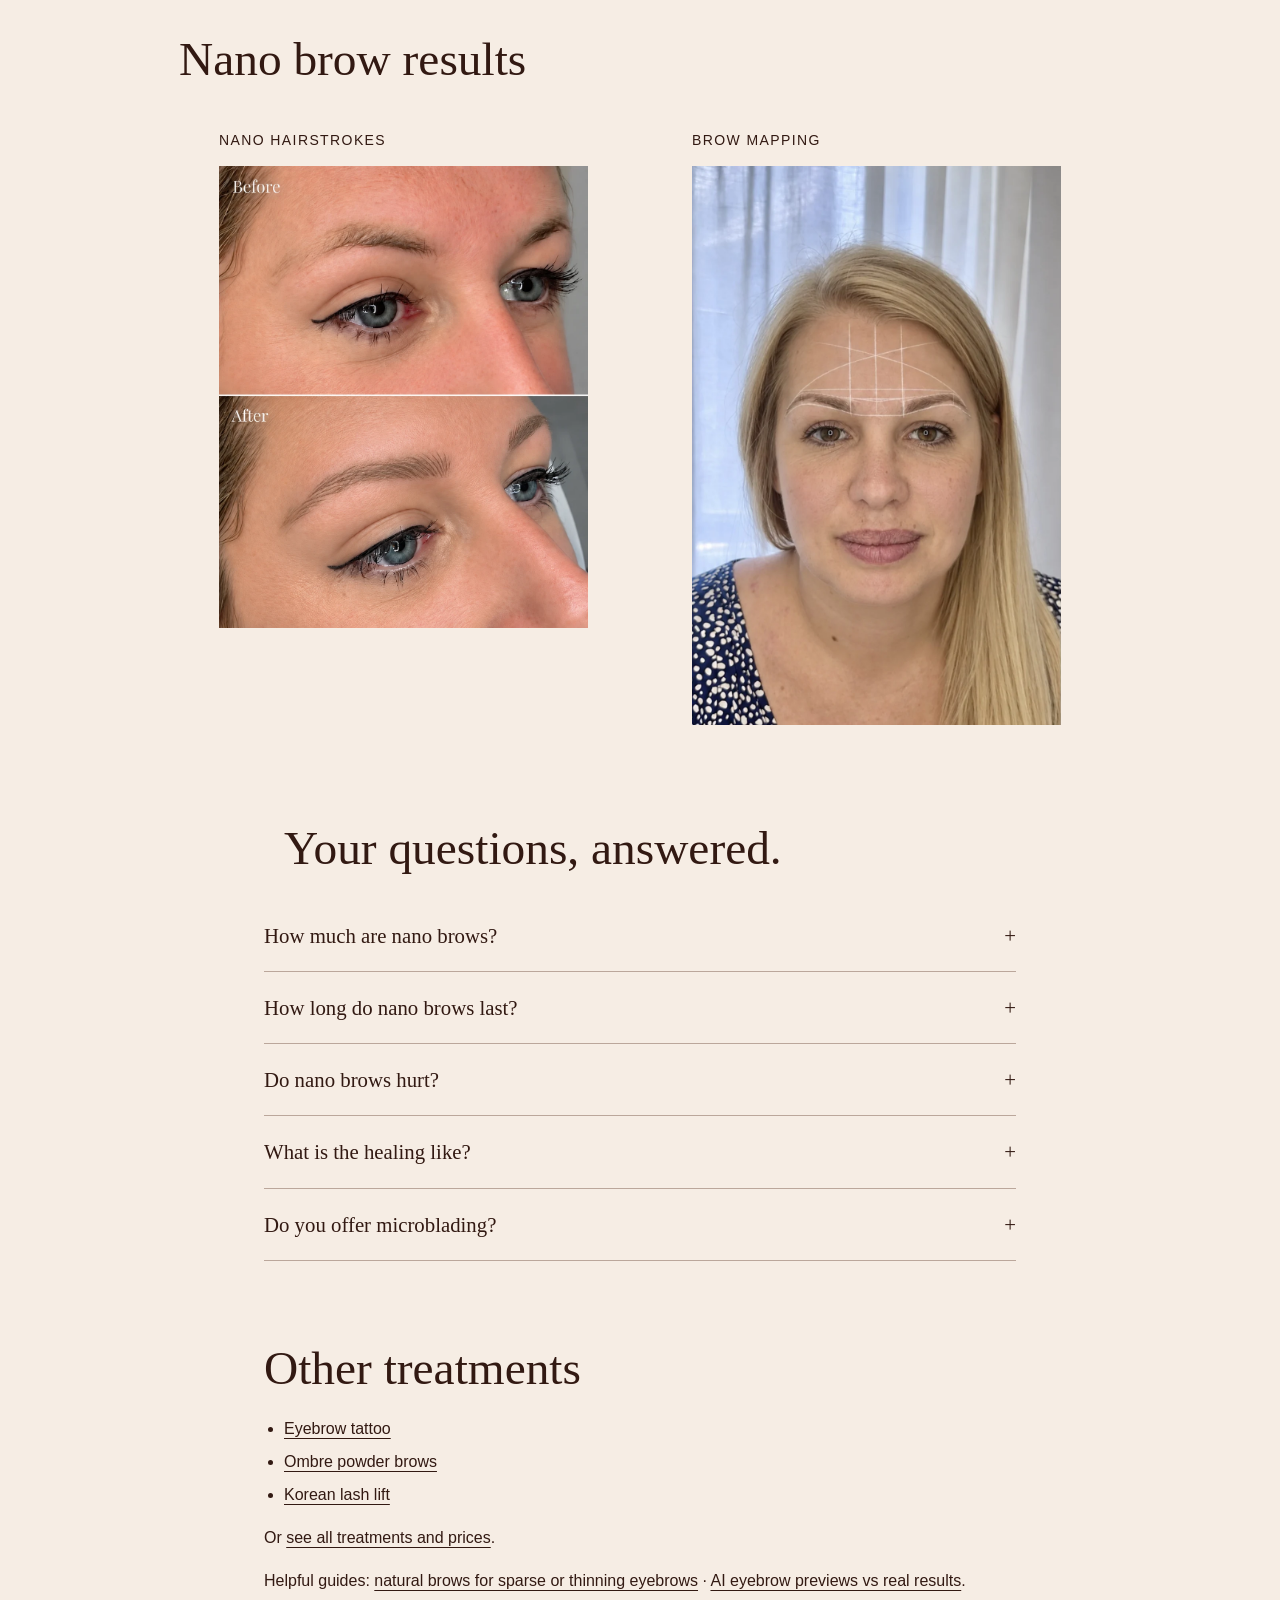
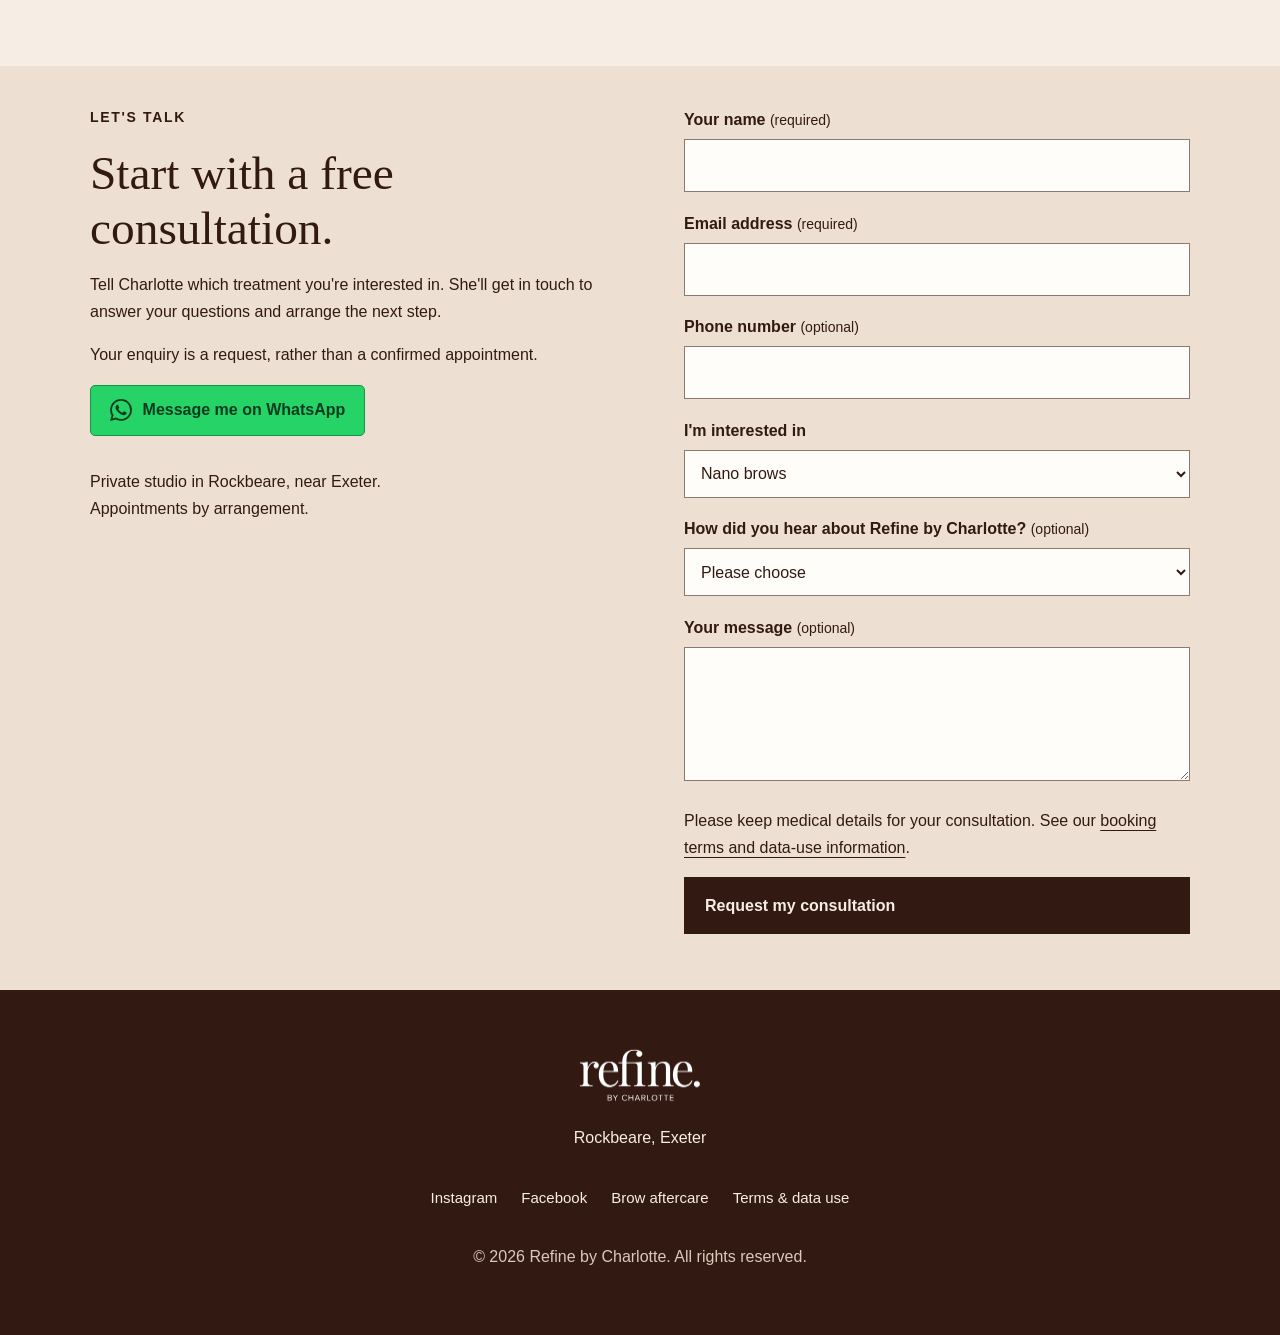
<file: nano-brows-exeter.html>
<!doctype html><html lang="en-GB"><head><meta charset="utf-8"><meta name="viewport" content="width=device-width,initial-scale=1"><title>Nano Brows in Exeter | Hairstroke Eyebrow Tattoo | Refine by Charlotte</title><meta name="description" content="Nano hairstroke brows near Exeter: ultra-fine, hair-like strokes for natural, fuller brows. £295 including top-up, with Charlotte in Rockbeare. Free consultation."><link rel="canonical" href="https://refinebycharlotte.co.uk/nano-brows-exeter.html"><link rel="icon" href="favicon.svg"><link rel="stylesheet" href="site.css?v=seo-pages-3"><script defer src="tracking.js"></script><script defer src="site.js"></script><script defer src="contact-navigation.js?v=1"></script>
<meta property="og:title" content="Nano Brows in Exeter | Hairstroke Eyebrow Tattoo | Refine by Charlotte"><meta property="og:description" content="Nano hairstroke brows near Exeter: ultra-fine, hair-like strokes for natural, fuller brows. £295 including top-up, with Charlotte in Rockbeare. Free consultation."><meta property="og:type" content="website"><meta property="og:url" content="https://refinebycharlotte.co.uk/nano-brows-exeter.html"><meta property="og:image" content="https://refinebycharlotte.co.uk/assets/nano-hairstroke-brows-close-up.webp"><meta property="og:locale" content="en_GB">
<script type="application/ld+json">[{"@context": "https://schema.org", "@type": "Service", "name": "Nano brows", "serviceType": "Nano brows", "provider": {"@type": "LocalBusiness", "name": "Refine by Charlotte", "url": "https://refinebycharlotte.co.uk/", "telephone": "+447835049704", "address": {"@type": "PostalAddress", "addressLocality": "Rockbeare", "addressRegion": "Devon", "addressCountry": "GB"}}, "areaServed": ["Exeter", "Exmouth", "Honiton", "Sidmouth", "Ottery St Mary", "Cullompton", "East Devon"], "offers": {"@type": "Offer", "price": "295", "priceCurrency": "GBP"}}, {"@context": "https://schema.org", "@type": "FAQPage", "mainEntity": [{"@type": "Question", "name": "How much are nano brows?", "acceptedAnswer": {"@type": "Answer", "text": "£295, including your top-up appointment at 6 weeks."}}, {"@type": "Question", "name": "How long do nano brows last?", "acceptedAnswer": {"@type": "Answer", "text": "Permanent makeup typically lasts 1–3 years. It fades gradually rather than staying like a traditional tattoo, and results depend on skin type, age, lifestyle and aftercare. A colour boost every 12–18 months keeps it looking fresh."}}, {"@type": "Question", "name": "Do nano brows hurt?", "acceptedAnswer": {"@type": "Answer", "text": "Most clients describe it as mild discomfort rather than pain, and many find it relaxing. Everyone's threshold is different, and we can talk it through at your consultation."}}, {"@type": "Question", "name": "What is the healing like?", "acceptedAnswer": {"@type": "Answer", "text": "Initial healing takes 7–14 days. Brows look darker at first, then soften by around 30–40% as they heal. Your top-up appointment is at 6 weeks. You'll get full aftercare instructions; see the day-by-day brow aftercare guide."}}, {"@type": "Question", "name": "Do you offer microblading?", "acceptedAnswer": {"@type": "Answer", "text": "No. Charlotte doesn't offer traditional microblading. All brow treatments use a digital machine method rather than a manual blade, which allows bespoke results and is gentler on the skin."}}]}, {"@context": "https://schema.org", "@type": "BreadcrumbList", "itemListElement": [{"@type": "ListItem", "position": 1, "name": "Home", "item": "https://refinebycharlotte.co.uk/"}, {"@type": "ListItem", "position": 2, "name": "Nano brows", "item": "https://refinebycharlotte.co.uk/nano-brows-exeter.html"}]}]</script></head><body><a class="skip" href="#main">Skip to content</a><header><a class="brand" href="index.html" aria-label="Refine by Charlotte home"><img id="logoImg" src="assets/refine-by-charlotte-logo.webp" alt="Refine by Charlotte logo" width="1000" height="563" loading="eager" decoding="async">
    </a><nav aria-label="Main navigation"><a href="index.html#treatments">Treatments</a><a href="index.html#results">Results</a><a href="index.html#about">About me</a><a href="#faqs">FAQs</a><a href="index.html#google-reviews">Reviews</a><a class="nav-cta" href="#contact">Free consultation</a></nav></header>
<main id="main">
<p class="breadcrumb"><a href="index.html">Home</a> › Nano brows</p>
<section class="hero page-hero"><div class="hero-copy"><p class="eyebrow">Nano hairstroke brows · Exeter</p><h1>Nano brows in Exeter</h1><p class="intro">Ultra-fine, hair-like strokes that look like your own brow hairs. Nano brows fill gaps, refine your shape and add fullness, without a 'makeup' effect.</p>
<p class="price-line"><strong>£295 including top-up</strong> · 3.5 hours</p>
<div class="actions"><a class="button" href="#contact">Request a free consultation</a><a class="text-link" href="#results">See results</a></div></div>
<div class="page-hero-img"><img src="assets/nano-hairstroke-brows-close-up.webp" alt="Close-up of nano hairstroke brows showing fine, hair-like strokes" width="800" height="1067" decoding="async" fetchpriority="high"></div></section>
<div class="trust"><span>Fully licensed &amp; insured</span><span>One-to-one appointments</span><span>Free consultation before treatment</span></div>
<section class="page-copy"><h2>What are nano brows?</h2><p>Nano brows are a precise machine technique that creates ultra-fine, hair-like strokes to replicate natural eyebrow hairs. They're ideal if you want to enhance your shape, fill sparse areas and create naturally fuller brows that don't look drawn on.</p></section>
<section class="page-copy"><h2>Nano brows or microblading?</h2><p>Many people searching for microblading are looking for exactly this fine-hair effect. Charlotte doesn't use a manual blade; nano brows create the strokes with a precision machine, which allows bespoke results and is gentler on the skin.</p><p>Prefer a softer, shaded look? See <a href="ombre-powder-brows-exeter.html">ombre powder brows</a>.</p></section>
<section class="page-copy"><h2>Nano brows vs ombre powder brows vs microblading</h2><div class="table-wrap"><table class="compare"><thead><tr><th></th><th>Nano brows</th><th>Ombre powder brows</th><th>Microblading</th></tr></thead><tbody><tr><th>Look</th><td data-label="Nano brows">Fine, hair-like strokes; natural, no-makeup finish</td><td data-label="Ombre powder brows">Soft shading with a gradient front; polished, made-up finish</td><td data-label="Microblading">Hair-like strokes</td></tr><tr><th>Method</th><td data-label="Nano brows">Precision digital machine</td><td data-label="Ombre powder brows">Digital machine shading</td><td data-label="Microblading">Manual blade</td></tr><tr><th>Price</th><td data-label="Nano brows">£295 including top-up</td><td data-label="Ombre powder brows">£250 including top-up</td><td data-label="Microblading">Not offered</td></tr><tr><th>Appointment</th><td data-label="Nano brows">3.5 hours</td><td data-label="Ombre powder brows">3 hours</td><td data-label="Microblading">–</td></tr></tbody></table></div><p>If you love the idea of microblading, nano brows give you the same fine-hair effect with a machine instead of a blade. If you'd rather have a fuller, filled-in look, <a href="ombre-powder-brows-exeter.html">ombre powder brows</a> may suit you better.</p></section>
<section class="page-copy"><h2>Are nano brows right for you?</h2><p>Nano brows are a great choice if you:</p><ul class="steps"><li>have sparse or patchy brows and want to fill the gaps naturally</li><li>want more shape and fullness without looking like you're wearing brow makeup</li><li>are tired of drawing your brows on every morning</li><li>like the look of microblading but want a machine method</li></ul><p>Everyone's skin is different, so Charlotte will look at your skin and brows at your free consultation and tell you honestly whether nano brows or <a href="ombre-powder-brows-exeter.html">ombre powder brows</a> will give you the best, longest-lasting result.</p></section><section class="page-copy"><h2>What happens on the day</h2><p>Your nano brow appointment takes around 3.5 hours, so there's no rushing. Charlotte maps your brows to suit your face, matches the pigment colour to your natural hair and skin tone, and refines the shape with you until you're 100% happy, before any strokes are added. You'll go home with full <a href="aftercare.html">aftercare instructions</a>, and your top-up at 6 weeks is included in the £295.</p></section>
<section class="page-copy"><h2>How it works</h2><ol class="steps"><li><strong>Free 30-minute consultation.</strong> We discuss your brow goals and preferred look, complete a medical review and carry out a patch test before treatment.</li><li><strong>Bespoke treatment.</strong> Your brows are mapped and shaped to suit your facial structure, and we fine-tune the outline together until you are 100% happy before starting.</li><li><strong>Top-up at 6 weeks.</strong> Included in the price. We check how your skin has held the pigment and adjust colour or shape so your result is even and long-lasting.</li></ol></section>
<section class="page-copy"><h2>Your artist</h2><p>Charlotte trained with award-winning permanent makeup artist Gemma Henderson and is fully licensed and insured. Every appointment is one-to-one.</p><p>Treatments take place in Charlotte's calm, private studio in Rockbeare, just outside Exeter, with clients coming from Exeter, Exmouth, Honiton, Sidmouth, Ottery St Mary, Cullompton and across East Devon.</p></section>
<section class="gallery" id="results"><h2>Nano brow results</h2><div class="gallery-grid"><figure class="gallery-item"><span>Nano hairstrokes</span><img src="assets/nano-hairstroke-brows-before-after.webp" alt="Nano hairstroke brows before (top) and after (bottom) treatment at Refine by Charlotte" width="1000" height="1250" loading="lazy" decoding="async"></figure><figure class="gallery-item"><span>Brow mapping</span><img src="assets/eyebrow-mapping-before-treatment.webp" alt="Eyebrow mapping to design the brow shape before treatment" width="924" height="1400" loading="lazy" decoding="async"></figure></div></section>
<section class="section-heading"><h2>Your questions, answered.</h2></section>
<section class="faq-text" id="faqs"><div class="faq-inner">
<div class="faq-item"><h3 class="faq-heading"><button class="faq-q" type="button" aria-expanded="false" aria-controls="nb-a0">How much are nano brows?</button></h3><div class="faq-a-wrap" id="nb-a0" hidden><p class="faq-a">£295, including your top-up appointment at 6 weeks.</p></div></div>
<div class="faq-item"><h3 class="faq-heading"><button class="faq-q" type="button" aria-expanded="false" aria-controls="nb-a1">How long do nano brows last?</button></h3><div class="faq-a-wrap" id="nb-a1" hidden><p class="faq-a">Permanent makeup typically lasts 1–3 years. It fades gradually rather than staying like a traditional tattoo, and results depend on skin type, age, lifestyle and aftercare. A colour boost every 12–18 months keeps it looking fresh.</p></div></div>
<div class="faq-item"><h3 class="faq-heading"><button class="faq-q" type="button" aria-expanded="false" aria-controls="nb-a2">Do nano brows hurt?</button></h3><div class="faq-a-wrap" id="nb-a2" hidden><p class="faq-a">Most clients describe it as mild discomfort rather than pain, and many find it relaxing. Everyone's threshold is different, and we can talk it through at your consultation.</p></div></div>
<div class="faq-item"><h3 class="faq-heading"><button class="faq-q" type="button" aria-expanded="false" aria-controls="nb-a3">What is the healing like?</button></h3><div class="faq-a-wrap" id="nb-a3" hidden><p class="faq-a">Initial healing takes 7–14 days. Brows look darker at first, then soften by around 30–40% as they heal. Your top-up appointment is at 6 weeks. You'll get full aftercare instructions; see the <a href="aftercare.html">day-by-day brow aftercare guide</a>.</p></div></div>
<div class="faq-item"><h3 class="faq-heading"><button class="faq-q" type="button" aria-expanded="false" aria-controls="nb-a4">Do you offer microblading?</button></h3><div class="faq-a-wrap" id="nb-a4" hidden><p class="faq-a">No. Charlotte doesn't offer traditional microblading. All brow treatments use a digital machine method rather than a manual blade, which allows bespoke results and is gentler on the skin.</p></div></div>
</div></section>
<section class="page-copy related"><h2>Other treatments</h2><ul class="related-links"><li><a href="eyebrow-tattoo-exeter.html">Eyebrow tattoo</a></li><li><a href="ombre-powder-brows-exeter.html">Ombre powder brows</a></li><li><a href="korean-lash-lift-exeter.html">Korean lash lift</a></li></ul><p>Or <a href="index.html#treatments">see all treatments and prices</a>.</p><p>Helpful guides: <a href="natural-brows-sparse-thinning-eyebrows-exeter.html">natural brows for sparse or thinning eyebrows</a> · <a href="ai-eyebrow-preview-realistic-results.html">AI eyebrow previews vs real results</a>.</p></section>
<section class="contact" id="contact"><div class="contact-inner"><div class="contact-intro"><p class="eyebrow">Let's talk</p><h2>Start with a free consultation.</h2><p>Tell Charlotte which treatment you're interested in. She'll get in touch to answer your questions and arrange the next step.</p><p>Your enquiry is a request, rather than a confirmed appointment.</p><a class="whatsapp-button" id="waBtn" target="_blank" rel="noopener" href="https://wa.me/447835049704?text=Hi%20Charlotte%2C%20I%27d%20like%20to%20ask%20about%20a%20consultation%20please."><svg width="22" height="22" viewbox="0 0 24 24" fill="currentColor" aria-hidden="true" focusable="false"><path d="M17.472 14.382c-.297-.149-1.758-.867-2.03-.967-.273-.099-.471-.148-.67.15-.197.297-.767.966-.94 1.164-.173.199-.347.223-.644.075-.297-.15-1.255-.463-2.39-1.475-.883-.788-1.48-1.761-1.653-2.059-.173-.297-.018-.458.13-.606.134-.133.298-.347.446-.52.149-.174.198-.298.298-.497.099-.198.05-.371-.025-.52-.075-.149-.669-1.612-.916-2.207-.242-.579-.487-.5-.669-.51-.173-.008-.371-.01-.57-.01-.198 0-.52.074-.792.372-.272.297-1.04 1.016-1.04 2.479 0 1.462 1.065 2.875 1.213 3.074.149.198 2.096 3.2 5.077 4.487.709.306 1.262.489 1.694.625.712.227 1.36.195 1.871.118.571-.085 1.758-.719 2.006-1.413.248-.694.248-1.289.173-1.413-.074-.124-.272-.198-.57-.347m-5.421 7.403h-.004a9.87 9.87 0 01-5.031-1.378l-.361-.214-3.741.982.998-3.648-.235-.374a9.86 9.86 0 01-1.51-5.26c.001-5.45 4.436-9.884 9.888-9.884 2.64 0 5.122 1.03 6.988 2.898a9.825 9.825 0 012.893 6.994c-.003 5.45-4.437 9.884-9.885 9.884m8.413-18.297A11.815 11.815 0 0012.05 0C5.495 0 .16 5.335.157 11.892c0 2.096.547 4.142 1.588 5.945L.057 24l6.305-1.654a11.882 11.882 0 005.683 1.448h.005c6.554 0 11.89-5.335 11.893-11.893a11.821 11.821 0 00-3.48-8.413z"></path></svg><span>Message me on WhatsApp</span></a><p class="small">Private studio in Rockbeare, near Exeter.<br>Appointments by arrangement.</p></div><form action="https://formspree.io/f/xeerpoll" method="POST" id="contactForm"><label for="name">Your name <span>(required)</span></label><input id="name" name="name" autocomplete="name" required maxlength="120"><label for="email">Email address <span>(required)</span></label><input type="email" id="email" name="email" autocomplete="email" required maxlength="254"><label for="phone">Phone number <span>(optional)</span></label><input type="tel" id="phone" name="phone" autocomplete="tel" maxlength="40"><label for="treatment">I'm interested in</label><select id="treatment" name="treatment"><option>Help choosing a treatment</option><option selected>Nano brows</option><option>Ombre powder brows</option><option>Korean lash lift + tint</option></select><label for="heard_about">How did you hear about Refine by Charlotte? <span>(optional)</span></label><select id="heard_about" name="heard_about"><option value="">Please choose</option><option>Google search</option><option>Google Maps</option><option>ChatGPT or another AI assistant</option><option>Bing or another search engine</option><option>Instagram</option><option>Facebook</option><option>Recommended by a friend</option><option>Other</option></select><label for="message">Your message <span>(optional)</span></label><textarea id="message" name="message" rows="4" maxlength="3000"></textarea><p class="small">Please keep medical details for your consultation. See our <a href="terms.html">booking terms and data-use information</a>.</p><button class="button" type="submit">Request my consultation</button><p id="form-status" role="status" tabindex="-1"></p></form></div></section>
</main>
<nav class="mobile-cta" aria-label="Quick contact"><a class="mobile-cta-wa" target="_blank" rel="noopener" href="https://wa.me/447835049704?text=Hi%20Charlotte%2C%20I%27d%20like%20to%20ask%20about%20a%20consultation%20please."><svg width="22" height="22" viewbox="0 0 24 24" fill="currentColor" aria-hidden="true" focusable="false"><path d="M17.472 14.382c-.297-.149-1.758-.867-2.03-.967-.273-.099-.471-.148-.67.15-.197.297-.767.966-.94 1.164-.173.199-.347.223-.644.075-.297-.15-1.255-.463-2.39-1.475-.883-.788-1.48-1.761-1.653-2.059-.173-.297-.018-.458.13-.606.134-.133.298-.347.446-.52.149-.174.198-.298.298-.497.099-.198.05-.371-.025-.52-.075-.149-.669-1.612-.916-2.207-.242-.579-.487-.5-.669-.51-.173-.008-.371-.01-.57-.01-.198 0-.52.074-.792.372-.272.297-1.04 1.016-1.04 2.479 0 1.462 1.065 2.875 1.213 3.074.149.198 2.096 3.2 5.077 4.487.709.306 1.262.489 1.694.625.712.227 1.36.195 1.871.118.571-.085 1.758-.719 2.006-1.413.248-.694.248-1.289.173-1.413-.074-.124-.272-.198-.57-.347m-5.421 7.403h-.004a9.87 9.87 0 01-5.031-1.378l-.361-.214-3.741.982.998-3.648-.235-.374a9.86 9.86 0 01-1.51-5.26c.001-5.45 4.436-9.884 9.888-9.884 2.64 0 5.122 1.03 6.988 2.898a9.825 9.825 0 012.893 6.994c-.003 5.45-4.437 9.884-9.885 9.884m8.413-18.297A11.815 11.815 0 0012.05 0C5.495 0 .16 5.335.157 11.892c0 2.096.547 4.142 1.588 5.945L.057 24l6.305-1.654a11.882 11.882 0 005.683 1.448h.005c6.554 0 11.89-5.335 11.893-11.893a11.821 11.821 0 00-3.48-8.413z"></path></svg><span>WhatsApp</span></a><a class="mobile-cta-consult" href="#contact">Free consultation</a></nav>
<footer><img class="footer-logo" src="assets/refine-by-charlotte-logo.webp" alt="Refine by Charlotte logo" width="1000" height="563" loading="lazy" decoding="async"><p>Rockbeare, Exeter</p><nav aria-label="Footer navigation"><a href="https://www.instagram.com/refinebycharlotte" target="_blank" rel="noopener">Instagram</a><a href="https://www.facebook.com/share/18ARiKV3Rc/?mibextid=wwXIfr" target="_blank" rel="noopener">Facebook</a><a href="aftercare.html">Brow aftercare</a><a href="terms.html">Terms &amp; data use</a></nav><p class="small">© 2026 Refine by Charlotte. All rights reserved.</p></footer>
</body></html>
</file>
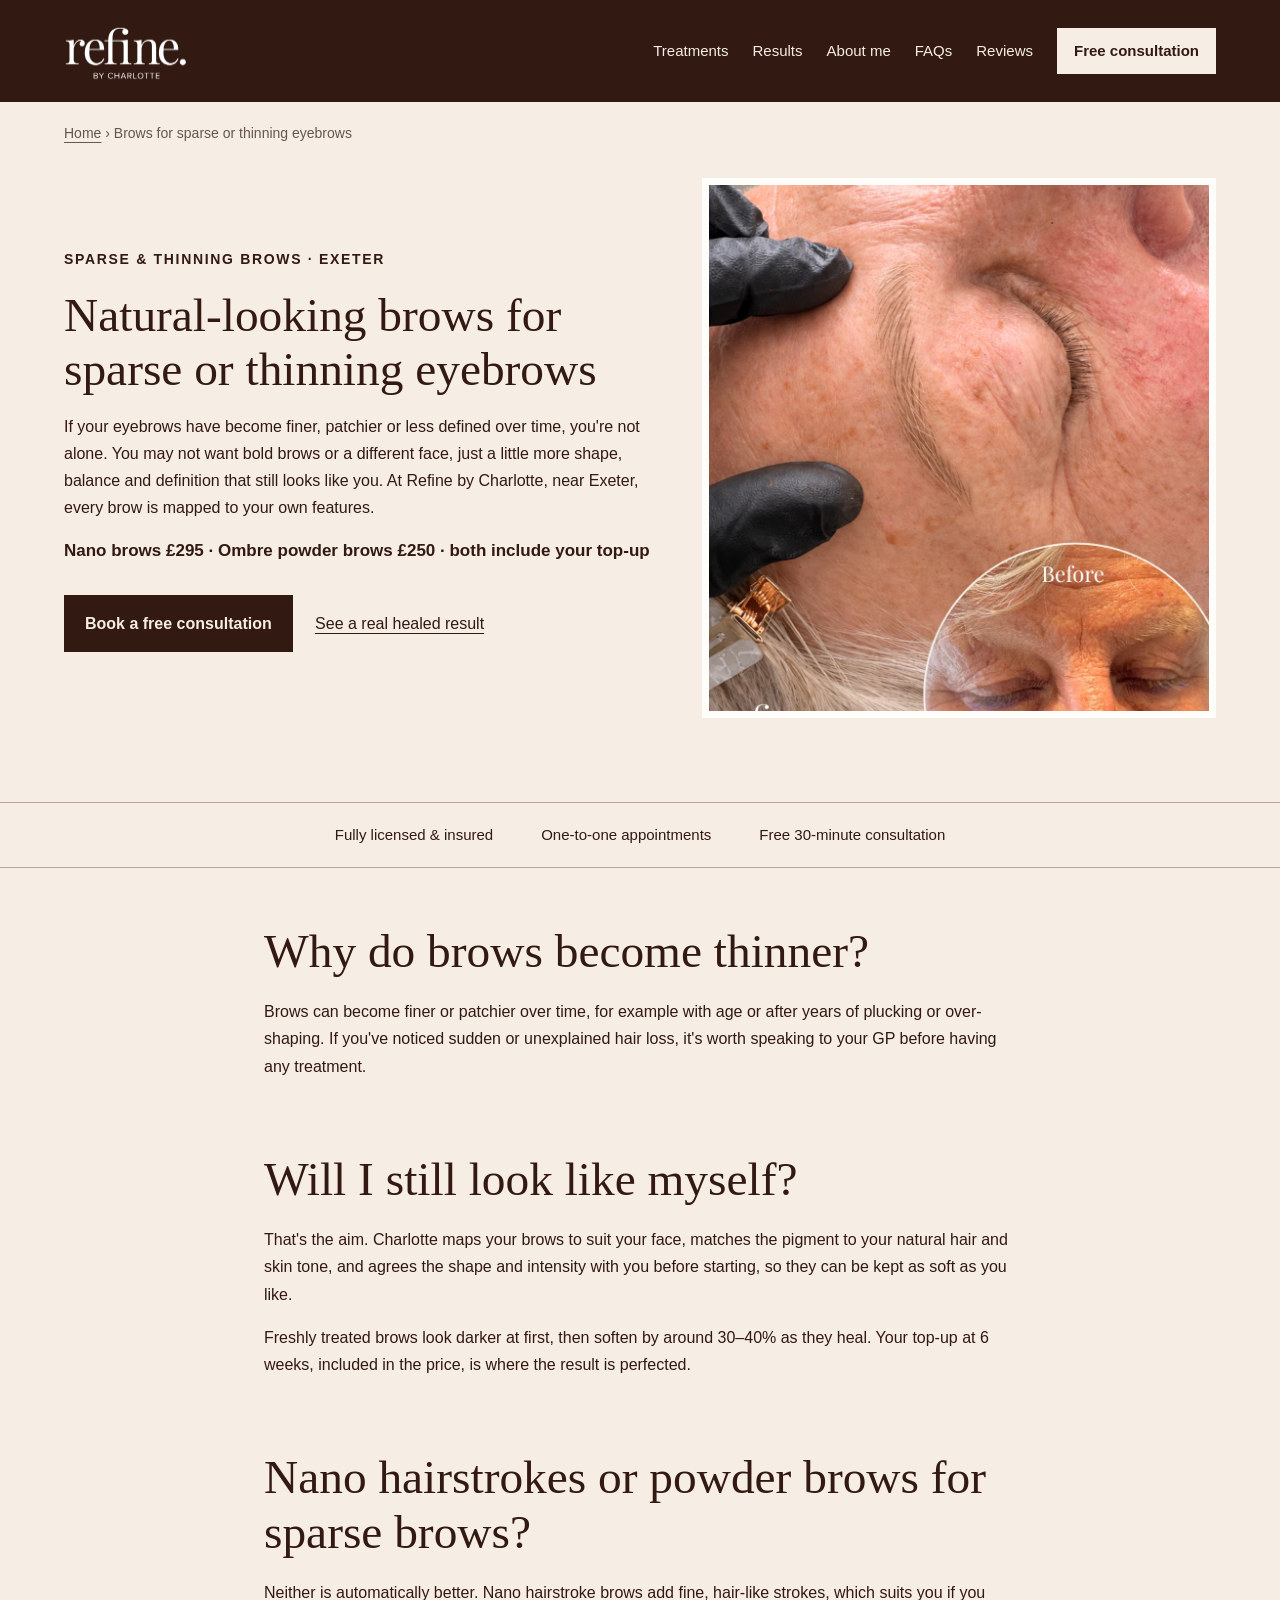
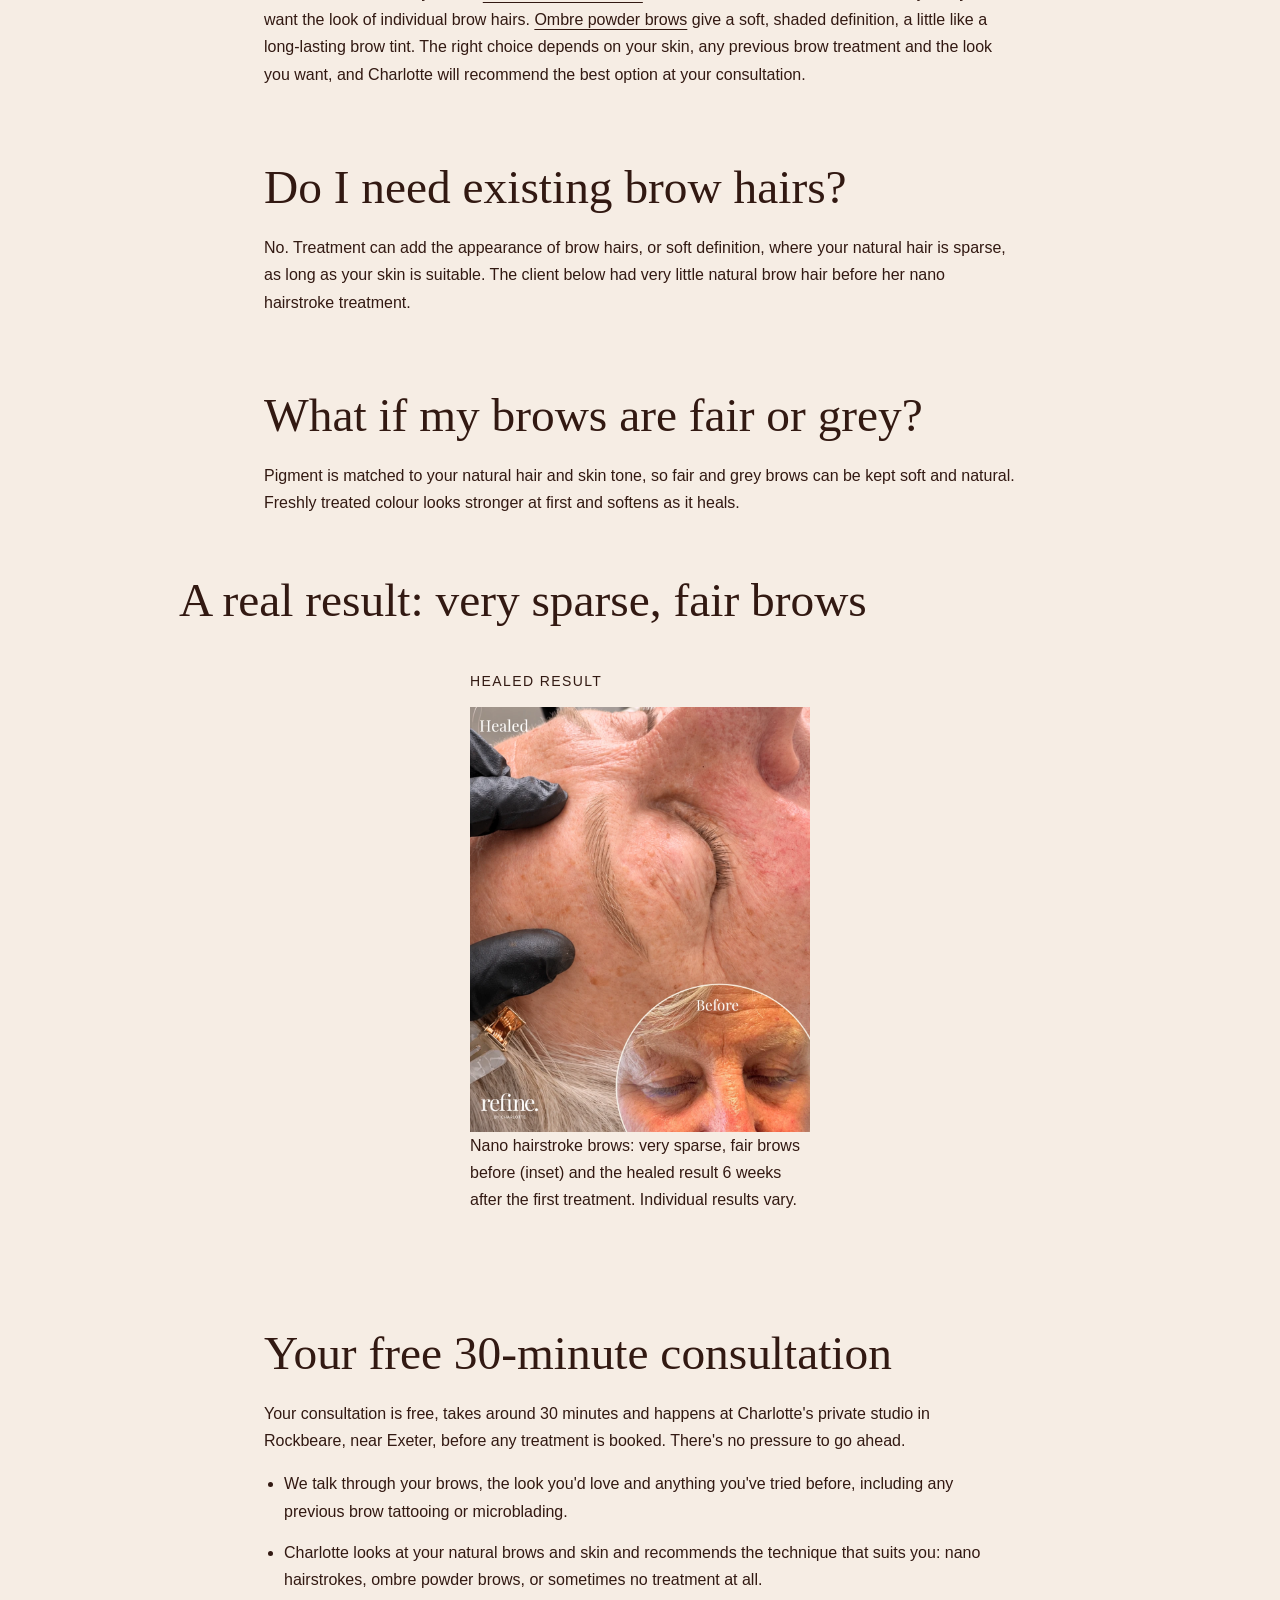
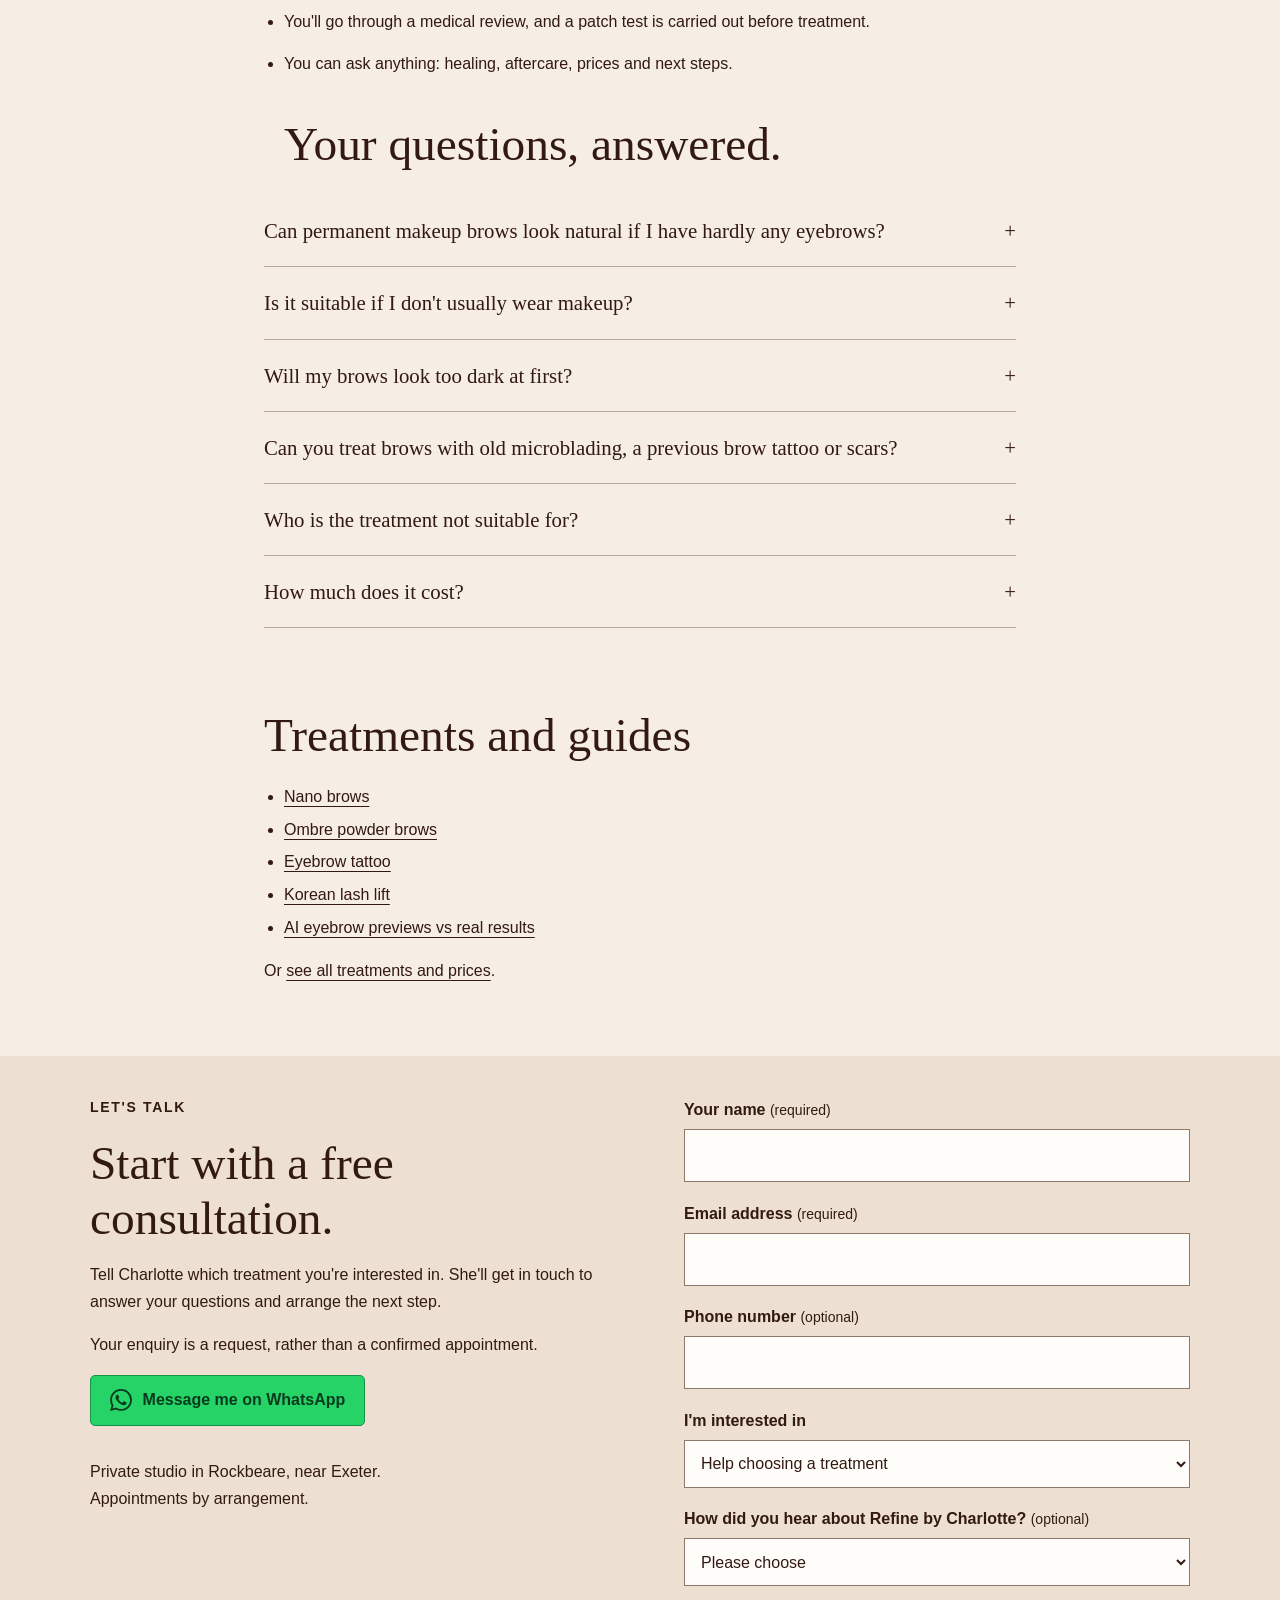
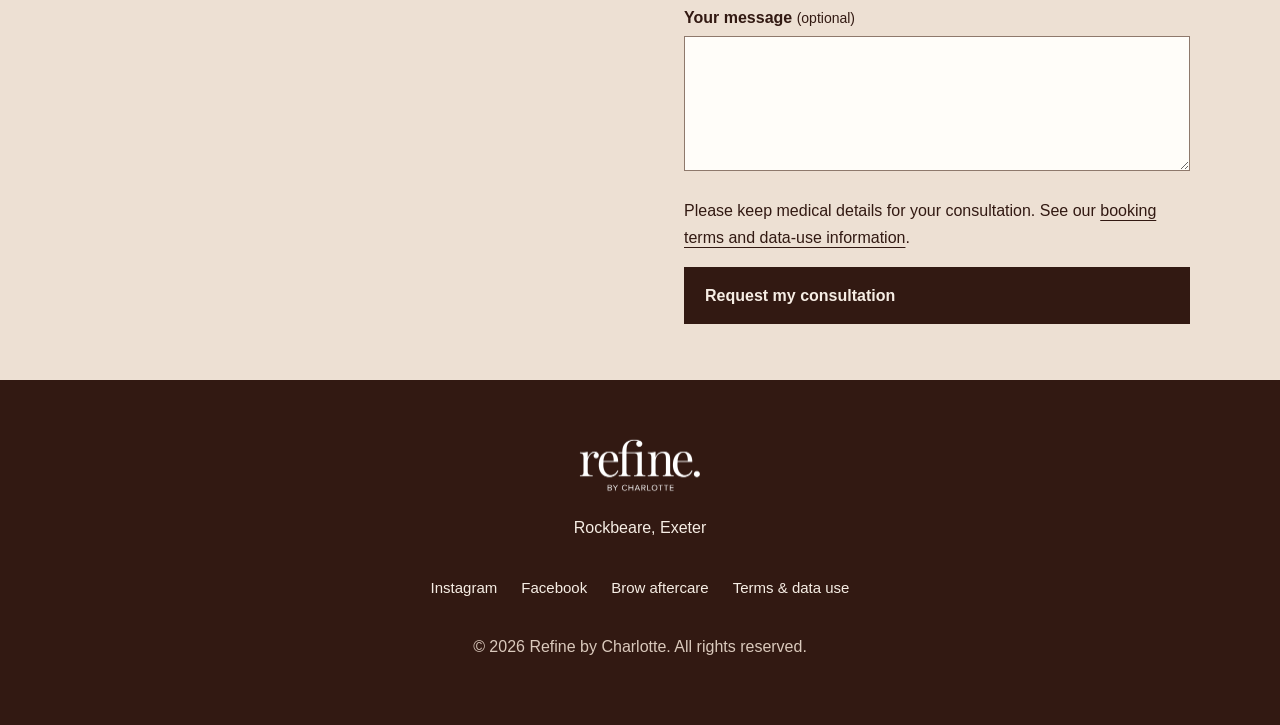
<file: natural-brows-sparse-thinning-eyebrows-exeter.html>
<!doctype html><html lang="en-GB"><head><meta charset="utf-8"><meta name="viewport" content="width=device-width,initial-scale=1"><title>Natural Brows for Sparse or Thinning Eyebrows | Exeter | Refine by Charlotte</title><meta name="description" content="Sparse, thinning or fair eyebrows? Soft, natural-looking nano hairstroke or ombre powder brows designed around your features, near Exeter. Free 30-minute consultation."><link rel="canonical" href="https://refinebycharlotte.co.uk/natural-brows-sparse-thinning-eyebrows-exeter.html"><link rel="icon" href="favicon.svg"><link rel="stylesheet" href="site.css?v=seo-pages-3"><script defer src="tracking.js"></script><script defer src="site.js"></script><script defer src="contact-navigation.js?v=1"></script>
<meta property="og:title" content="Natural Brows for Sparse or Thinning Eyebrows | Exeter | Refine by Charlotte"><meta property="og:description" content="Sparse, thinning or fair eyebrows? Soft, natural-looking nano hairstroke or ombre powder brows designed around your features, near Exeter. Free 30-minute consultation."><meta property="og:type" content="website"><meta property="og:url" content="https://refinebycharlotte.co.uk/natural-brows-sparse-thinning-eyebrows-exeter.html"><meta property="og:image" content="https://refinebycharlotte.co.uk/assets/nano-hairstroke-brows-healed-sparse-fair-brows-before-after.webp"><meta property="og:locale" content="en_GB">
<script type="application/ld+json">[{"@context": "https://schema.org", "@type": "Service", "name": "Semi-permanent eyebrows for sparse or thinning brows", "serviceType": "Semi-permanent makeup eyebrows", "provider": {"@type": "BeautySalon", "name": "Refine by Charlotte", "url": "https://refinebycharlotte.co.uk/"}, "areaServed": ["Exeter", "Exmouth", "Honiton", "Sidmouth", "Ottery St Mary", "Cullompton", "East Devon"], "offers": [{"@type": "Offer", "name": "Nano hairstroke brows", "price": "295", "priceCurrency": "GBP"}, {"@type": "Offer", "name": "Ombre powder brows", "price": "250", "priceCurrency": "GBP"}]}, {"@context": "https://schema.org", "@type": "FAQPage", "mainEntity": [{"@type": "Question", "name": "Can permanent makeup brows look natural if I have hardly any eyebrows?", "acceptedAnswer": {"@type": "Answer", "text": "They can. Nano hairstrokes can create the look of individual brow hairs for many clients with sparse brows, but the best technique depends on your skin, your existing hair and the result you're hoping for. At your free consultation, Charlotte will assess your brows and explain what's realistically achievable."}}, {"@type": "Question", "name": "Is it suitable if I don't usually wear makeup?", "acceptedAnswer": {"@type": "Answer", "text": "Yes, many clients don't. The shape and intensity are agreed with you before treatment, so brows can be kept soft and subtle rather than looking made up."}}, {"@type": "Question", "name": "Will my brows look too dark at first?", "acceptedAnswer": {"@type": "Answer", "text": "Fresh brows look darker for the first week or so, then soften by around 30–40% as they heal. You'll get a day-by-day aftercare and healing guide, and your top-up at 6 weeks is included."}}, {"@type": "Question", "name": "Can you treat brows with old microblading, a previous brow tattoo or scars?", "acceptedAnswer": {"@type": "Answer", "text": "It depends on the individual, so Charlotte assesses previous microblading, faded brow tattoos and scarring case by case at your consultation and will tell you honestly what's possible."}}, {"@type": "Question", "name": "Who is the treatment not suitable for?", "acceptedAnswer": {"@type": "Answer", "text": "Permanent makeup brow treatments are not suitable if you are taking blood-thinning medication, as it can increase bleeding and bruising. Please tell Charlotte about any medication or medical conditions during your consultation. Never stop or change prescribed medication to have treatment; speak to your prescriber."}}, {"@type": "Question", "name": "How much does it cost?", "acceptedAnswer": {"@type": "Answer", "text": "Nano hairstroke brows are £295 and ombre powder brows are £250, both including your top-up appointment 6 weeks after the first treatment. The consultation is free."}}]}, {"@context": "https://schema.org", "@type": "BreadcrumbList", "itemListElement": [{"@type": "ListItem", "position": 1, "name": "Home", "item": "https://refinebycharlotte.co.uk/"}, {"@type": "ListItem", "position": 2, "name": "Brows for sparse or thinning eyebrows", "item": "https://refinebycharlotte.co.uk/natural-brows-sparse-thinning-eyebrows-exeter.html"}]}]</script></head><body><a class="skip" href="#main">Skip to content</a><header><a class="brand" href="index.html" aria-label="Refine by Charlotte home"><img id="logoImg" src="assets/refine-by-charlotte-logo.webp" alt="Refine by Charlotte logo" width="1000" height="563" loading="eager" decoding="async">
    </a><nav aria-label="Main navigation"><a href="index.html#treatments">Treatments</a><a href="index.html#results">Results</a><a href="index.html#about">About me</a><a href="#faqs">FAQs</a><a href="index.html#google-reviews">Reviews</a><a class="nav-cta" href="#contact">Free consultation</a></nav></header>
<main id="main">
<p class="breadcrumb"><a href="index.html">Home</a> › Brows for sparse or thinning eyebrows</p>
<section class="hero page-hero"><div class="hero-copy"><p class="eyebrow">Sparse &amp; thinning brows · Exeter</p><h1>Natural-looking brows for sparse or thinning eyebrows</h1><p class="intro">If your eyebrows have become finer, patchier or less defined over time, you're not alone. You may not want bold brows or a different face, just a little more shape, balance and definition that still looks like you. At Refine by Charlotte, near Exeter, every brow is mapped to your own features.</p>
<p class="price-line"><strong>Nano brows £295 · Ombre powder brows £250 · both include your top-up</strong></p>
<div class="actions"><a class="button" href="#contact">Book a free consultation</a><a class="text-link" href="#results">See a real healed result</a></div></div>
<div class="page-hero-img"><img src="assets/nano-hairstroke-brows-healed-sparse-fair-brows-before-after.webp" alt="Healed nano hairstroke brows on a client with very sparse, fair natural brows, with a before photo inset, at Refine by Charlotte" width="1024" height="1280" decoding="async" fetchpriority="high"></div></section>
<div class="trust"><span>Fully licensed &amp; insured</span><span>One-to-one appointments</span><span>Free 30-minute consultation</span></div>
<section class="page-copy"><h2>Why do brows become thinner?</h2><p>Brows can become finer or patchier over time, for example with age or after years of plucking or over-shaping. If you've noticed sudden or unexplained hair loss, it's worth speaking to your GP before having any treatment.</p></section>
<section class="page-copy"><h2>Will I still look like myself?</h2><p>That's the aim. Charlotte maps your brows to suit your face, matches the pigment to your natural hair and skin tone, and agrees the shape and intensity with you before starting, so they can be kept as soft as you like.</p><p>Freshly treated brows look darker at first, then soften by around 30–40% as they heal. Your top-up at 6 weeks, included in the price, is where the result is perfected.</p></section>
<section class="page-copy"><h2>Nano hairstrokes or powder brows for sparse brows?</h2><p>Neither is automatically better. <a href="nano-brows-exeter.html">Nano hairstroke brows</a> add fine, hair-like strokes, which suits you if you want the look of individual brow hairs. <a href="ombre-powder-brows-exeter.html">Ombre powder brows</a> give a soft, shaded definition, a little like a long-lasting brow tint. The right choice depends on your skin, any previous brow treatment and the look you want, and Charlotte will recommend the best option at your consultation.</p></section>
<section class="page-copy"><h2>Do I need existing brow hairs?</h2><p>No. Treatment can add the appearance of brow hairs, or soft definition, where your natural hair is sparse, as long as your skin is suitable. The client below had very little natural brow hair before her nano hairstroke treatment.</p></section>
<section class="page-copy"><h2>What if my brows are fair or grey?</h2><p>Pigment is matched to your natural hair and skin tone, so fair and grey brows can be kept soft and natural. Freshly treated colour looks stronger at first and softens as it heals.</p></section>
<section class="gallery" id="results"><h2>A real result: very sparse, fair brows</h2><div class="gallery-grid single"><figure class="gallery-item"><span>Healed result</span><img src="assets/nano-hairstroke-brows-healed-sparse-fair-brows-before-after.webp" alt="Healed nano hairstroke brows on a client with very sparse, fair natural brows, with a before photo inset, at Refine by Charlotte" width="1024" height="1280" loading="lazy" decoding="async"><figcaption class="small">Nano hairstroke brows: very sparse, fair brows before (inset) and the healed result 6 weeks after the first treatment. Individual results vary.</figcaption></figure></div></section>
<section class="page-copy"><h2>Your free 30-minute consultation</h2><p>Your consultation is free, takes around 30 minutes and happens at Charlotte's private studio in Rockbeare, near Exeter, before any treatment is booked. There's no pressure to go ahead.</p><ul class="steps"><li>We talk through your brows, the look you'd love and anything you've tried before, including any previous brow tattooing or microblading.</li><li>Charlotte looks at your natural brows and skin and recommends the technique that suits you: nano hairstrokes, ombre powder brows, or sometimes no treatment at all.</li><li>You'll go through a medical review, and a patch test is carried out before treatment.</li><li>You can ask anything: healing, aftercare, prices and next steps.</li></ul></section>
<section class="section-heading"><h2>Your questions, answered.</h2></section>
<section class="faq-text" id="faqs"><div class="faq-inner">
<div class="faq-item"><h3 class="faq-heading"><button class="faq-q" type="button" aria-expanded="false" aria-controls="sb-a0">Can permanent makeup brows look natural if I have hardly any eyebrows?</button></h3><div class="faq-a-wrap" id="sb-a0" hidden><p class="faq-a">They can. Nano hairstrokes can create the look of individual brow hairs for many clients with sparse brows, but the best technique depends on your skin, your existing hair and the result you're hoping for. At your free consultation, Charlotte will assess your brows and explain what's realistically achievable.</p></div></div>
<div class="faq-item"><h3 class="faq-heading"><button class="faq-q" type="button" aria-expanded="false" aria-controls="sb-a1">Is it suitable if I don't usually wear makeup?</button></h3><div class="faq-a-wrap" id="sb-a1" hidden><p class="faq-a">Yes, many clients don't. The shape and intensity are agreed with you before treatment, so brows can be kept soft and subtle rather than looking made up.</p></div></div>
<div class="faq-item"><h3 class="faq-heading"><button class="faq-q" type="button" aria-expanded="false" aria-controls="sb-a2">Will my brows look too dark at first?</button></h3><div class="faq-a-wrap" id="sb-a2" hidden><p class="faq-a">Fresh brows look darker for the first week or so, then soften by around 30–40% as they heal. You'll get a day-by-day aftercare and healing guide, and your top-up at 6 weeks is included.</p></div></div>
<div class="faq-item"><h3 class="faq-heading"><button class="faq-q" type="button" aria-expanded="false" aria-controls="sb-a3">Can you treat brows with old microblading, a previous brow tattoo or scars?</button></h3><div class="faq-a-wrap" id="sb-a3" hidden><p class="faq-a">It depends on the individual, so Charlotte assesses previous microblading, faded brow tattoos and scarring case by case at your consultation and will tell you honestly what's possible.</p></div></div>
<div class="faq-item"><h3 class="faq-heading"><button class="faq-q" type="button" aria-expanded="false" aria-controls="sb-a4">Who is the treatment not suitable for?</button></h3><div class="faq-a-wrap" id="sb-a4" hidden><p class="faq-a">Permanent makeup brow treatments are not suitable if you are taking blood-thinning medication, as it can increase bleeding and bruising. Please tell Charlotte about any medication or medical conditions during your consultation. Never stop or change prescribed medication to have treatment; speak to your prescriber.</p></div></div>
<div class="faq-item"><h3 class="faq-heading"><button class="faq-q" type="button" aria-expanded="false" aria-controls="sb-a5">How much does it cost?</button></h3><div class="faq-a-wrap" id="sb-a5" hidden><p class="faq-a">Nano hairstroke brows are £295 and ombre powder brows are £250, both including your top-up appointment 6 weeks after the first treatment. The consultation is free.</p></div></div>
</div></section>
<section class="page-copy related"><h2>Treatments and guides</h2><ul class="related-links"><li><a href="nano-brows-exeter.html">Nano brows</a></li><li><a href="ombre-powder-brows-exeter.html">Ombre powder brows</a></li><li><a href="eyebrow-tattoo-exeter.html">Eyebrow tattoo</a></li><li><a href="korean-lash-lift-exeter.html">Korean lash lift</a></li><li><a href="ai-eyebrow-preview-realistic-results.html">AI eyebrow previews vs real results</a></li></ul><p>Or <a href="index.html#treatments">see all treatments and prices</a>.</p></section>
<section class="contact" id="contact"><div class="contact-inner"><div class="contact-intro"><p class="eyebrow">Let's talk</p><h2>Start with a free consultation.</h2><p>Tell Charlotte which treatment you're interested in. She'll get in touch to answer your questions and arrange the next step.</p><p>Your enquiry is a request, rather than a confirmed appointment.</p><a class="whatsapp-button" id="waBtn" target="_blank" rel="noopener" href="https://wa.me/447835049704?text=Hi%20Charlotte%2C%20I%27d%20like%20to%20ask%20about%20a%20consultation%20please."><svg width="22" height="22" viewbox="0 0 24 24" fill="currentColor" aria-hidden="true" focusable="false"><path d="M17.472 14.382c-.297-.149-1.758-.867-2.03-.967-.273-.099-.471-.148-.67.15-.197.297-.767.966-.94 1.164-.173.199-.347.223-.644.075-.297-.15-1.255-.463-2.39-1.475-.883-.788-1.48-1.761-1.653-2.059-.173-.297-.018-.458.13-.606.134-.133.298-.347.446-.52.149-.174.198-.298.298-.497.099-.198.05-.371-.025-.52-.075-.149-.669-1.612-.916-2.207-.242-.579-.487-.5-.669-.51-.173-.008-.371-.01-.57-.01-.198 0-.52.074-.792.372-.272.297-1.04 1.016-1.04 2.479 0 1.462 1.065 2.875 1.213 3.074.149.198 2.096 3.2 5.077 4.487.709.306 1.262.489 1.694.625.712.227 1.36.195 1.871.118.571-.085 1.758-.719 2.006-1.413.248-.694.248-1.289.173-1.413-.074-.124-.272-.198-.57-.347m-5.421 7.403h-.004a9.87 9.87 0 01-5.031-1.378l-.361-.214-3.741.982.998-3.648-.235-.374a9.86 9.86 0 01-1.51-5.26c.001-5.45 4.436-9.884 9.888-9.884 2.64 0 5.122 1.03 6.988 2.898a9.825 9.825 0 012.893 6.994c-.003 5.45-4.437 9.884-9.885 9.884m8.413-18.297A11.815 11.815 0 0012.05 0C5.495 0 .16 5.335.157 11.892c0 2.096.547 4.142 1.588 5.945L.057 24l6.305-1.654a11.882 11.882 0 005.683 1.448h.005c6.554 0 11.89-5.335 11.893-11.893a11.821 11.821 0 00-3.48-8.413z"></path></svg><span>Message me on WhatsApp</span></a><p class="small">Private studio in Rockbeare, near Exeter.<br>Appointments by arrangement.</p></div><form action="https://formspree.io/f/xeerpoll" method="POST" id="contactForm"><label for="name">Your name <span>(required)</span></label><input id="name" name="name" autocomplete="name" required maxlength="120"><label for="email">Email address <span>(required)</span></label><input type="email" id="email" name="email" autocomplete="email" required maxlength="254"><label for="phone">Phone number <span>(optional)</span></label><input type="tel" id="phone" name="phone" autocomplete="tel" maxlength="40"><label for="treatment">I'm interested in</label><select id="treatment" name="treatment"><option selected>Help choosing a treatment</option><option>Nano brows</option><option>Ombre powder brows</option><option>Korean lash lift + tint</option></select><label for="heard_about">How did you hear about Refine by Charlotte? <span>(optional)</span></label><select id="heard_about" name="heard_about"><option value="">Please choose</option><option>Google search</option><option>Google Maps</option><option>ChatGPT or another AI assistant</option><option>Bing or another search engine</option><option>Instagram</option><option>Facebook</option><option>Recommended by a friend</option><option>Other</option></select><label for="message">Your message <span>(optional)</span></label><textarea id="message" name="message" rows="4" maxlength="3000"></textarea><p class="small">Please keep medical details for your consultation. See our <a href="terms.html">booking terms and data-use information</a>.</p><button class="button" type="submit">Request my consultation</button><p id="form-status" role="status" tabindex="-1"></p></form></div></section>
</main>
<nav class="mobile-cta" aria-label="Quick contact"><a class="mobile-cta-wa" target="_blank" rel="noopener" href="https://wa.me/447835049704?text=Hi%20Charlotte%2C%20I%27d%20like%20to%20ask%20about%20a%20consultation%20please."><svg width="22" height="22" viewbox="0 0 24 24" fill="currentColor" aria-hidden="true" focusable="false"><path d="M17.472 14.382c-.297-.149-1.758-.867-2.03-.967-.273-.099-.471-.148-.67.15-.197.297-.767.966-.94 1.164-.173.199-.347.223-.644.075-.297-.15-1.255-.463-2.39-1.475-.883-.788-1.48-1.761-1.653-2.059-.173-.297-.018-.458.13-.606.134-.133.298-.347.446-.52.149-.174.198-.298.298-.497.099-.198.05-.371-.025-.52-.075-.149-.669-1.612-.916-2.207-.242-.579-.487-.5-.669-.51-.173-.008-.371-.01-.57-.01-.198 0-.52.074-.792.372-.272.297-1.04 1.016-1.04 2.479 0 1.462 1.065 2.875 1.213 3.074.149.198 2.096 3.2 5.077 4.487.709.306 1.262.489 1.694.625.712.227 1.36.195 1.871.118.571-.085 1.758-.719 2.006-1.413.248-.694.248-1.289.173-1.413-.074-.124-.272-.198-.57-.347m-5.421 7.403h-.004a9.87 9.87 0 01-5.031-1.378l-.361-.214-3.741.982.998-3.648-.235-.374a9.86 9.86 0 01-1.51-5.26c.001-5.45 4.436-9.884 9.888-9.884 2.64 0 5.122 1.03 6.988 2.898a9.825 9.825 0 012.893 6.994c-.003 5.45-4.437 9.884-9.885 9.884m8.413-18.297A11.815 11.815 0 0012.05 0C5.495 0 .16 5.335.157 11.892c0 2.096.547 4.142 1.588 5.945L.057 24l6.305-1.654a11.882 11.882 0 005.683 1.448h.005c6.554 0 11.89-5.335 11.893-11.893a11.821 11.821 0 00-3.48-8.413z"></path></svg><span>WhatsApp</span></a><a class="mobile-cta-consult" href="#contact">Free consultation</a></nav>
<footer><img class="footer-logo" src="assets/refine-by-charlotte-logo.webp" alt="Refine by Charlotte logo" width="1000" height="563" loading="lazy" decoding="async"><p>Rockbeare, Exeter</p><nav aria-label="Footer navigation"><a href="https://www.instagram.com/refinebycharlotte" target="_blank" rel="noopener">Instagram</a><a href="https://www.facebook.com/share/18ARiKV3Rc/?mibextid=wwXIfr" target="_blank" rel="noopener">Facebook</a><a href="aftercare.html">Brow aftercare</a><a href="terms.html">Terms &amp; data use</a></nav><p class="small">© 2026 Refine by Charlotte. All rights reserved.</p></footer>
</body></html>
</file>
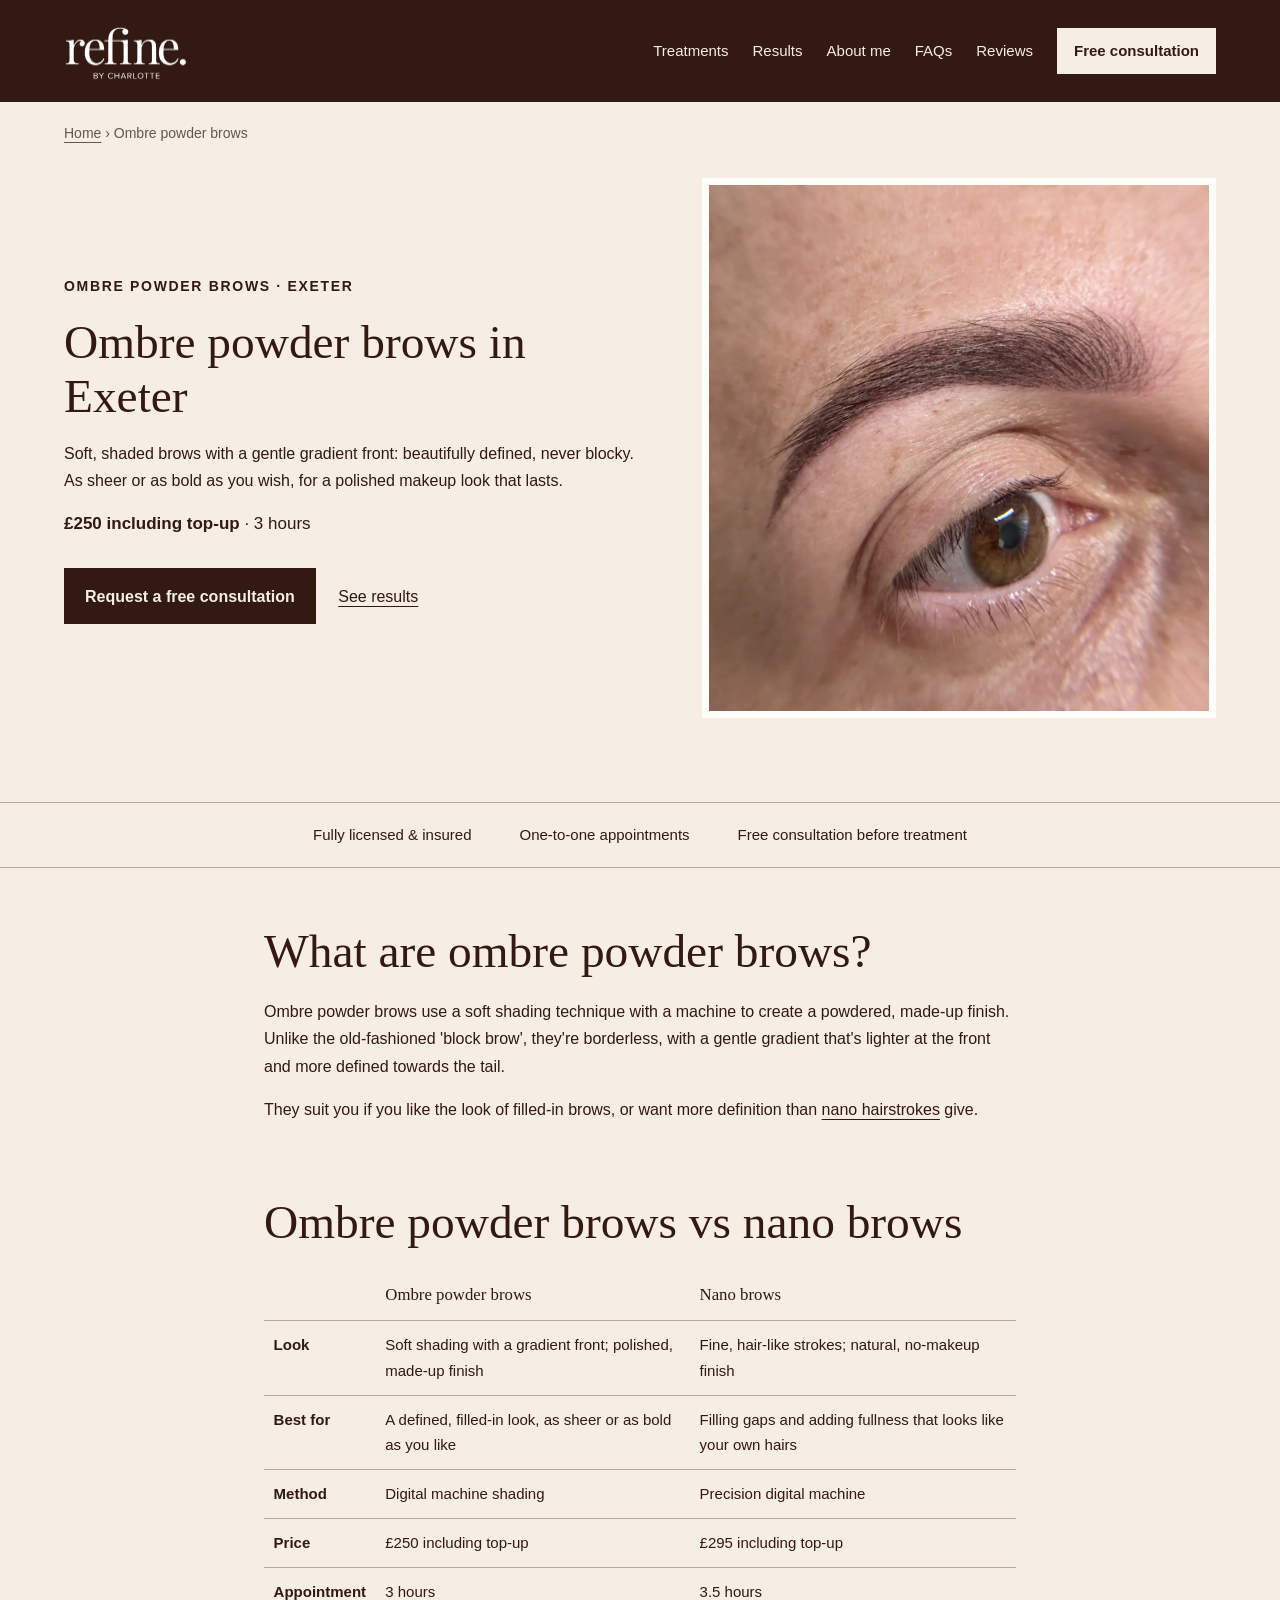
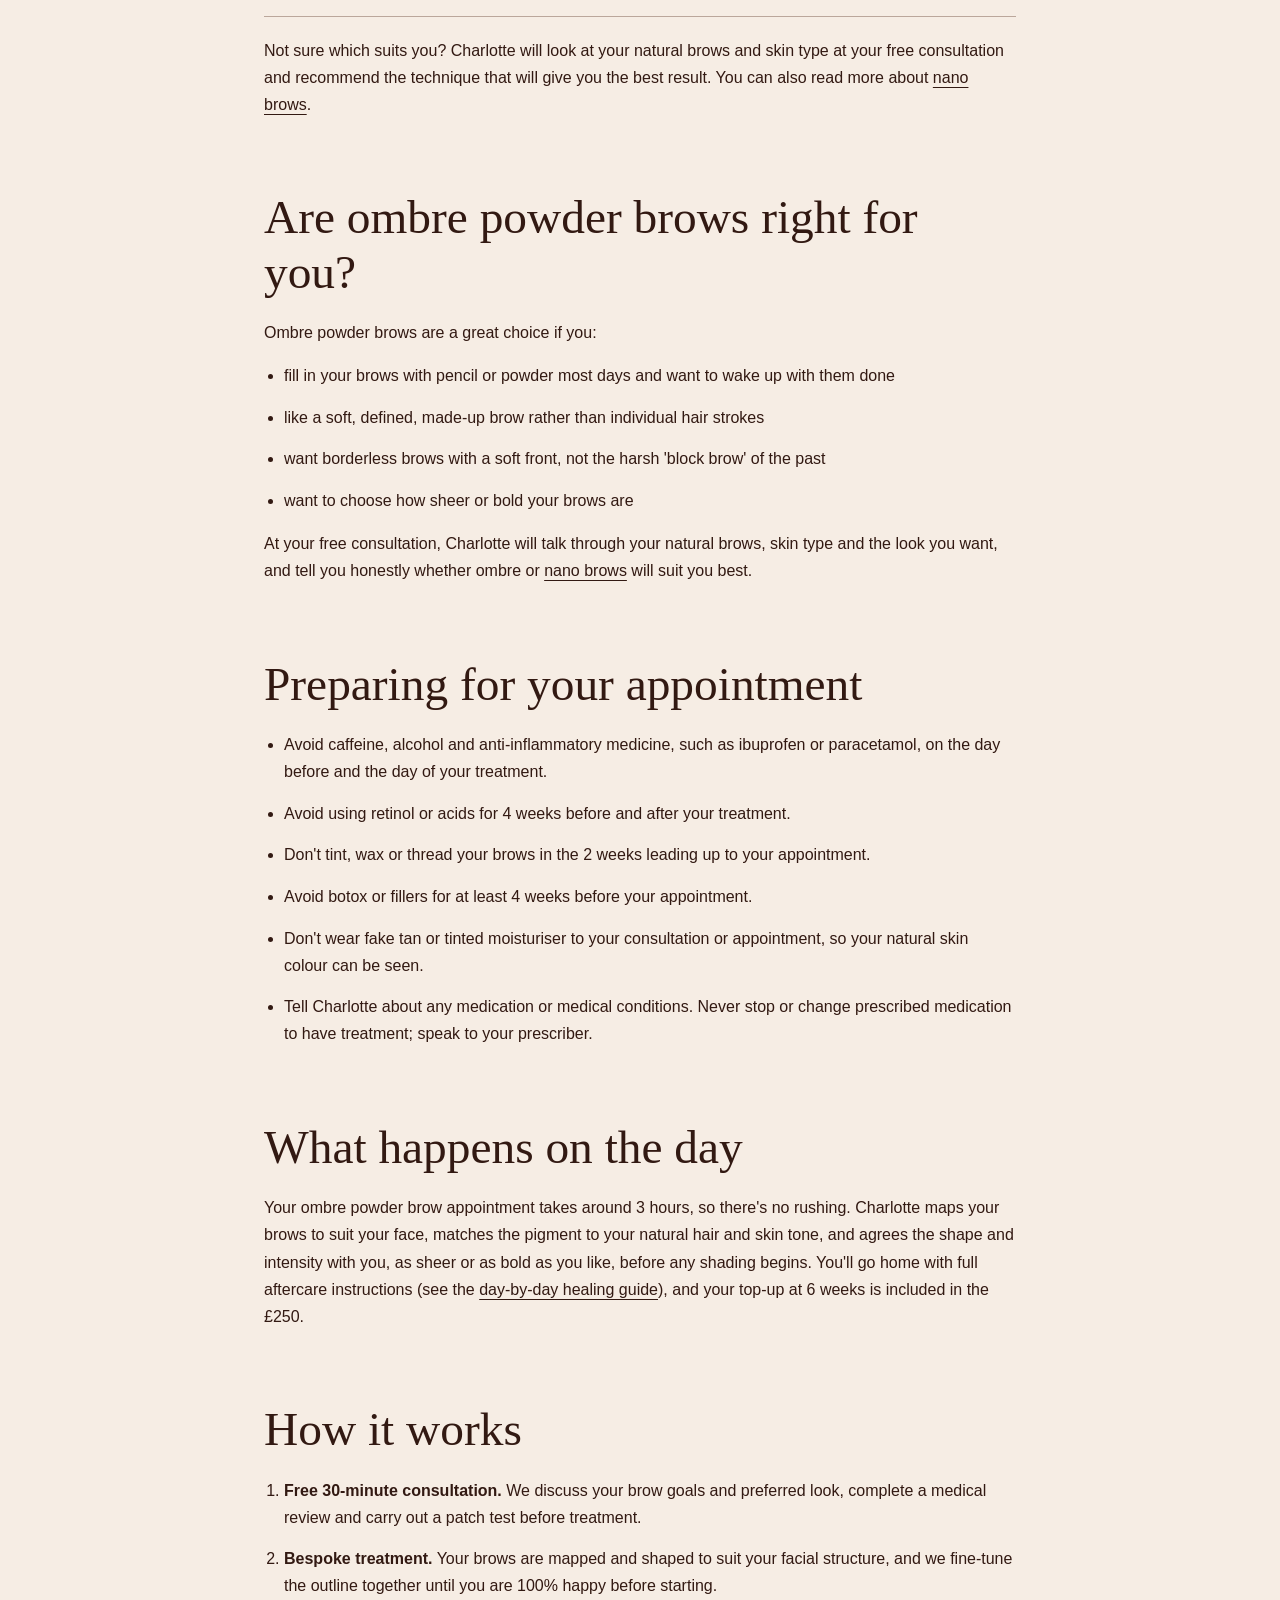
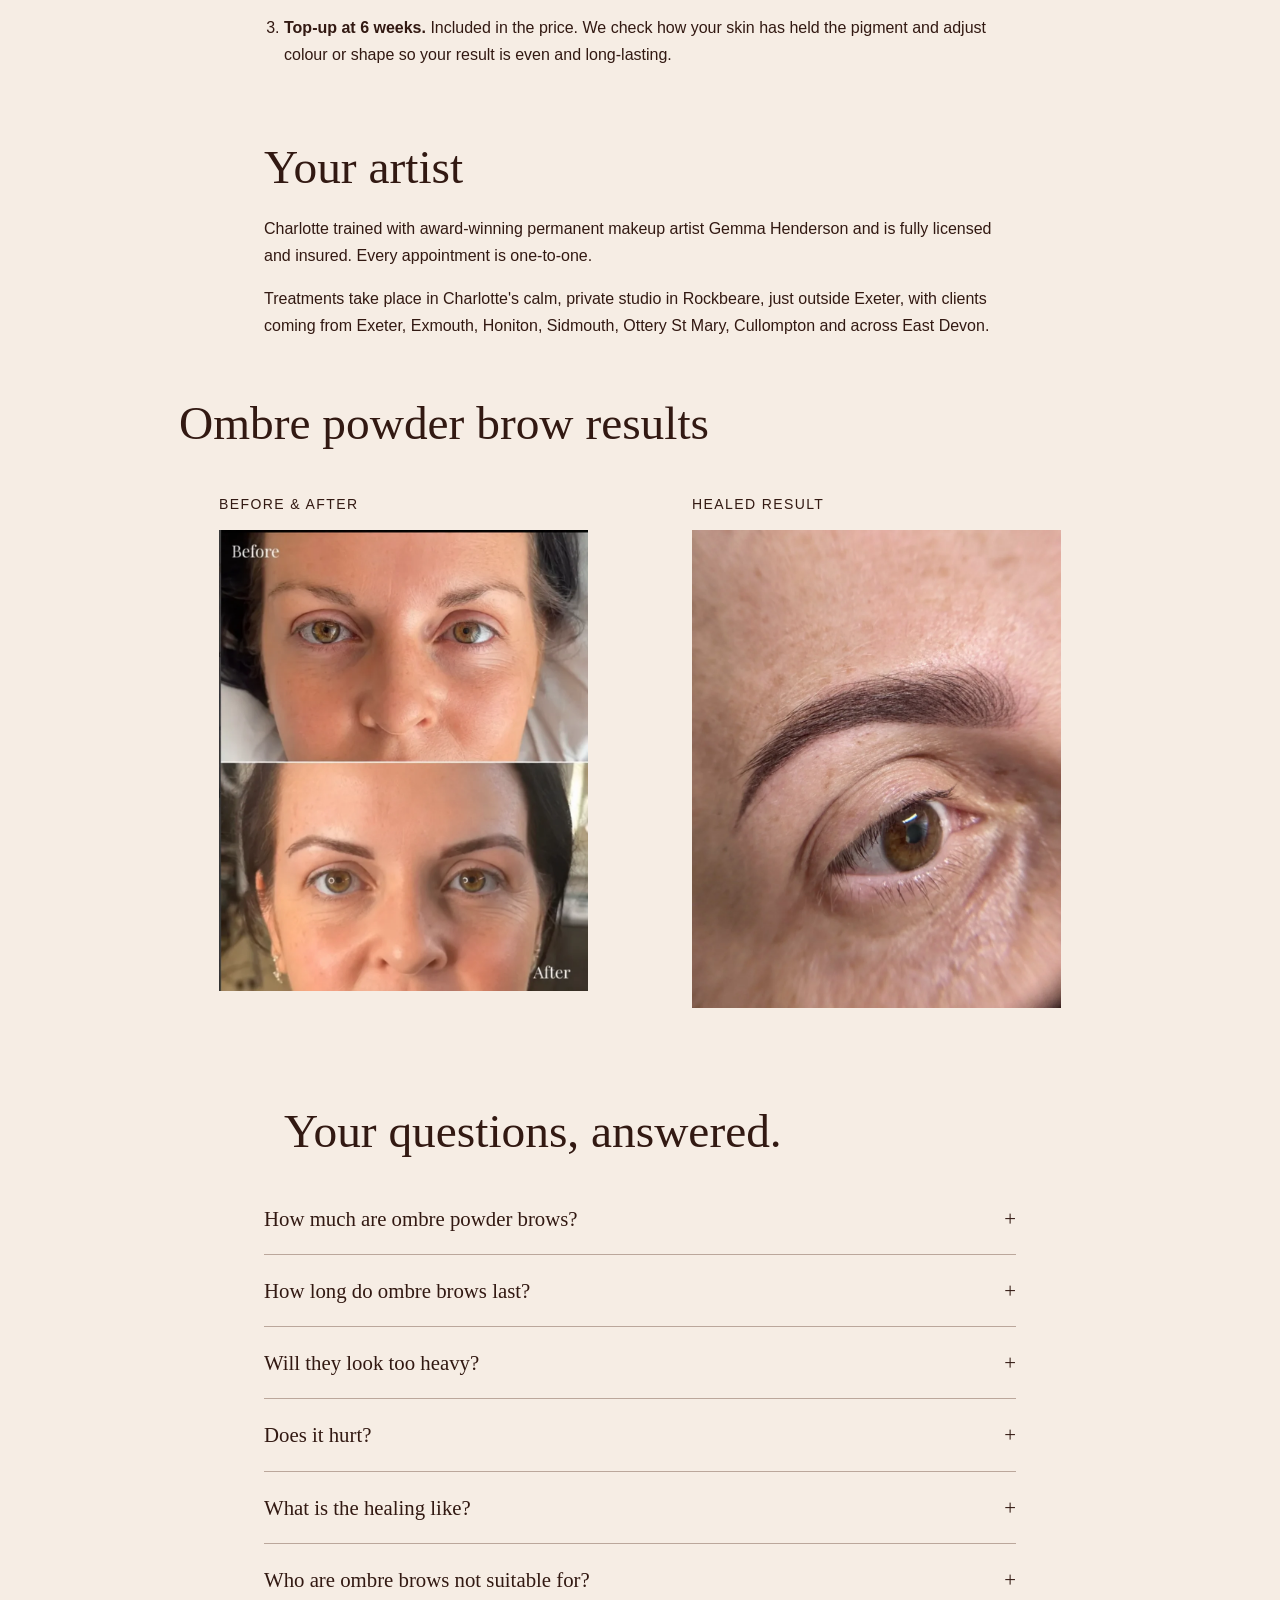
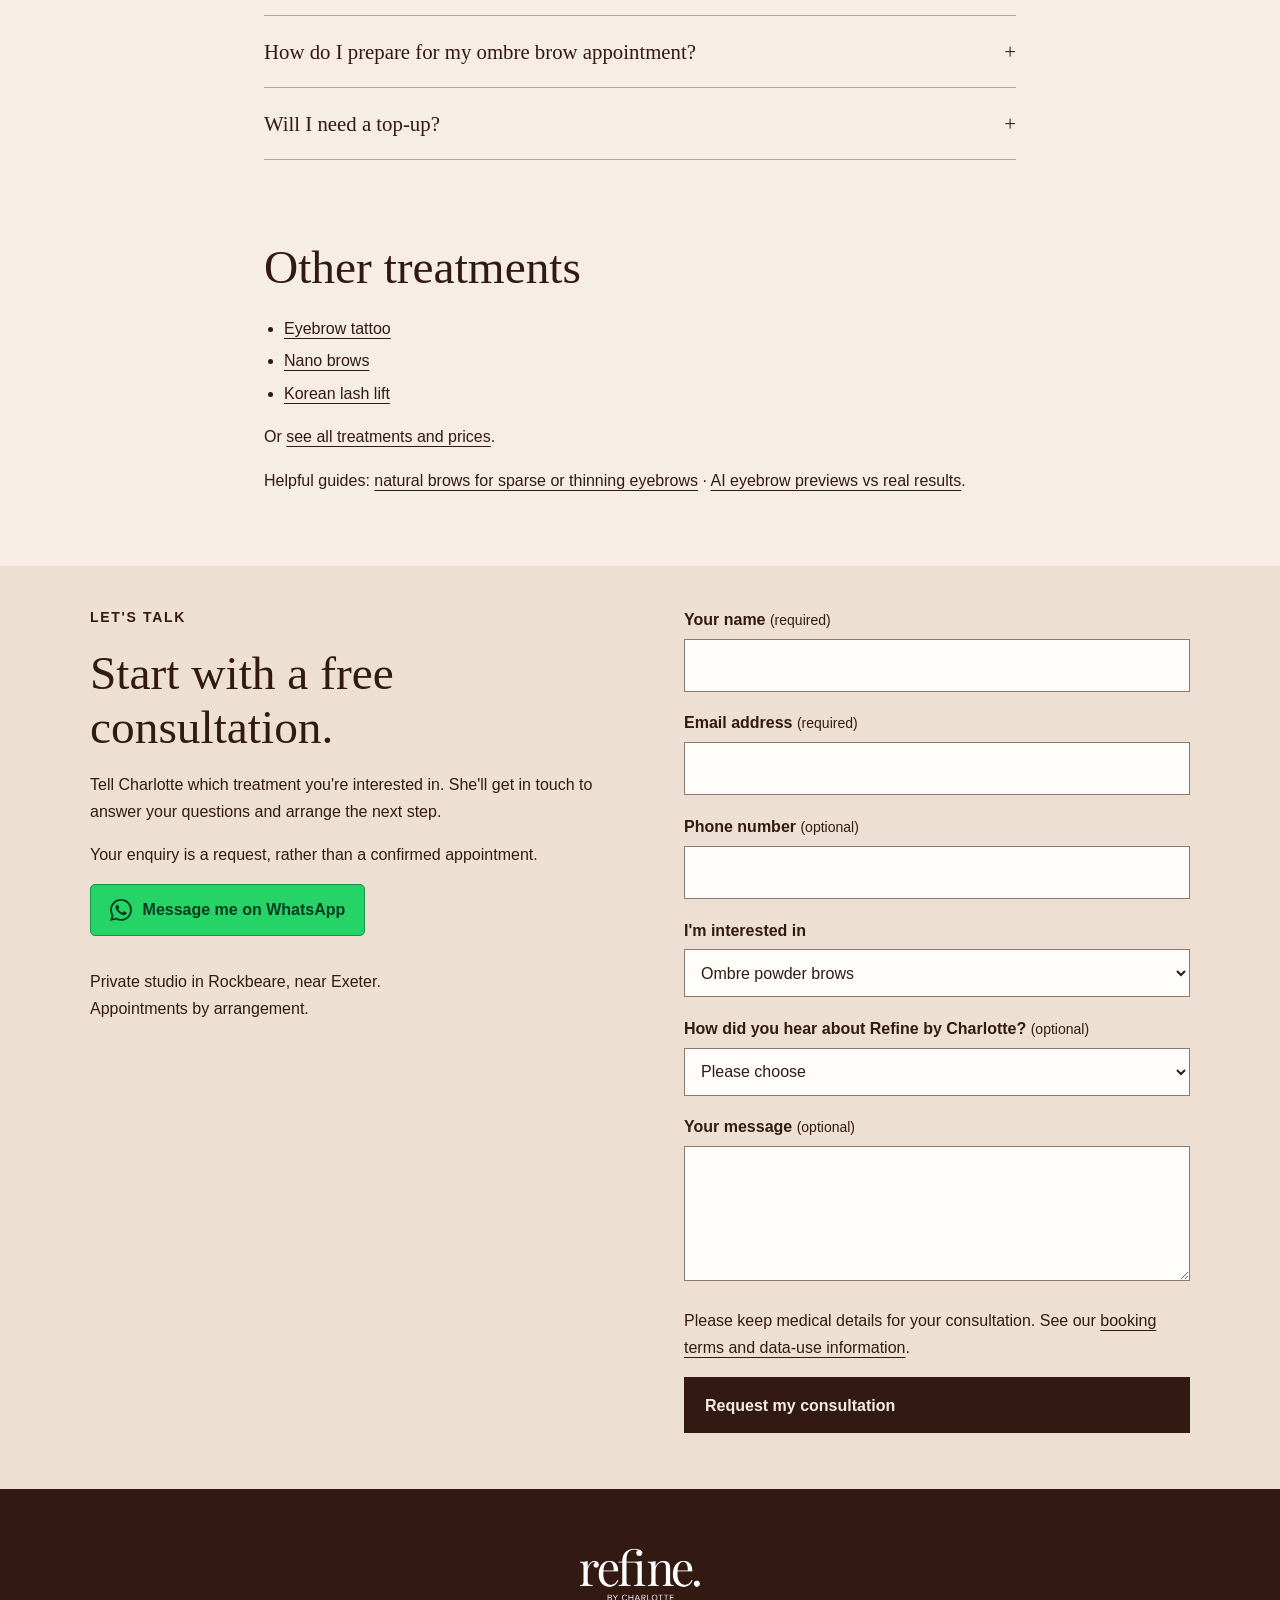
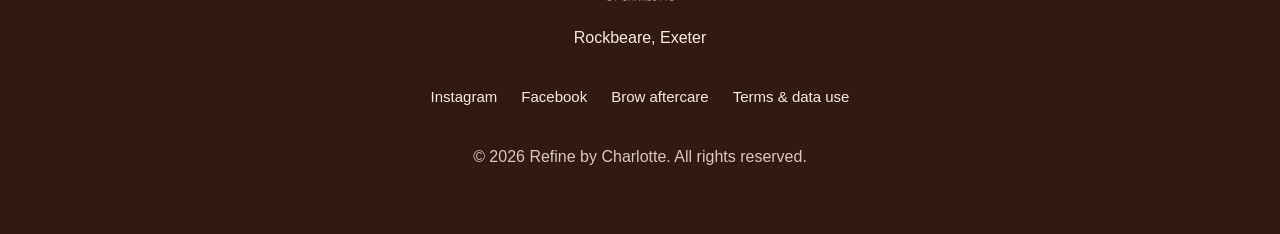
<file: ombre-powder-brows-exeter.html>
<!doctype html><html lang="en-GB"><head><meta charset="utf-8"><meta name="viewport" content="width=device-width,initial-scale=1"><title>Ombre Powder Brows in Exeter | Soft Shaded Brows | Refine by Charlotte</title><meta name="description" content="Ombre powder brows near Exeter: soft, borderless shading as sheer or as bold as you like. £250 including top-up, with Charlotte in Rockbeare. Free consultation."><link rel="canonical" href="https://refinebycharlotte.co.uk/ombre-powder-brows-exeter.html"><link rel="icon" href="favicon.svg"><link rel="stylesheet" href="site.css?v=seo-pages-3"><script defer src="tracking.js"></script><script defer src="site.js"></script><script defer src="contact-navigation.js?v=1"></script>
<meta property="og:title" content="Ombre Powder Brows in Exeter | Soft Shaded Brows | Refine by Charlotte"><meta property="og:description" content="Ombre powder brows near Exeter: soft, borderless shading as sheer or as bold as you like. £250 including top-up, with Charlotte in Rockbeare. Free consultation."><meta property="og:type" content="website"><meta property="og:url" content="https://refinebycharlotte.co.uk/ombre-powder-brows-exeter.html"><meta property="og:image" content="https://refinebycharlotte.co.uk/assets/healed-ombre-powder-brows-close-up.webp"><meta property="og:locale" content="en_GB">
<script type="application/ld+json">[{"@context": "https://schema.org", "@type": "Service", "name": "Ombre powder brows", "serviceType": "Ombre powder brows", "provider": {"@type": "LocalBusiness", "name": "Refine by Charlotte", "url": "https://refinebycharlotte.co.uk/", "telephone": "+447835049704", "address": {"@type": "PostalAddress", "addressLocality": "Rockbeare", "addressRegion": "Devon", "addressCountry": "GB"}}, "areaServed": ["Exeter", "Exmouth", "Honiton", "Sidmouth", "Ottery St Mary", "Cullompton", "East Devon"], "offers": {"@type": "Offer", "price": "250", "priceCurrency": "GBP"}}, {"@context": "https://schema.org", "@type": "FAQPage", "mainEntity": [{"@type": "Question", "name": "How much are ombre powder brows?", "acceptedAnswer": {"@type": "Answer", "text": "£250, including your top-up appointment at 6 weeks."}}, {"@type": "Question", "name": "How long do ombre brows last?", "acceptedAnswer": {"@type": "Answer", "text": "Permanent makeup typically lasts 1–3 years. It fades gradually rather than staying like a traditional tattoo, and results depend on skin type, age, lifestyle and aftercare. A colour boost every 12–18 months keeps it looking fresh."}}, {"@type": "Question", "name": "Will they look too heavy?", "acceptedAnswer": {"@type": "Answer", "text": "No. Ombre brows can be as sheer or as bold as you wish. The gradient front keeps them soft, and the shade and intensity are agreed with you before treatment begins."}}, {"@type": "Question", "name": "Does it hurt?", "acceptedAnswer": {"@type": "Answer", "text": "Most clients describe it as mild discomfort rather than pain, and many find it relaxing. Everyone's threshold is different, and we can talk it through at your consultation."}}, {"@type": "Question", "name": "What is the healing like?", "acceptedAnswer": {"@type": "Answer", "text": "Initial healing takes 7–14 days. Brows look darker at first, then soften by around 30–40% as they heal. Your top-up appointment is at 6 weeks. You'll get full aftercare instructions; see the day-by-day brow aftercare guide."}}, {"@type": "Question", "name": "Who are ombre brows not suitable for?", "acceptedAnswer": {"@type": "Answer", "text": "Permanent makeup brow treatments are not suitable if you are taking blood-thinning medication, as it can increase bleeding and bruising. Please tell Charlotte about any medication or medical conditions during your consultation. Never stop or change prescribed medication to have treatment; speak to your prescriber."}}, {"@type": "Question", "name": "How do I prepare for my ombre brow appointment?", "acceptedAnswer": {"@type": "Answer", "text": "Avoid retinol or acids for 4 weeks before your treatment, don't tint, wax or thread your brows for 2 weeks before, and avoid caffeine, alcohol and anti-inflammatory medicine the day before and the day of your appointment. The full list is in the preparation section above."}}, {"@type": "Question", "name": "Will I need a top-up?", "acceptedAnswer": {"@type": "Answer", "text": "Yes. Permanent makeup is a 2-step process, and your top-up 6 weeks after your first appointment is included in the £250. It's where Charlotte checks how your skin has held the pigment and perfects the colour and shape."}}]}, {"@context": "https://schema.org", "@type": "BreadcrumbList", "itemListElement": [{"@type": "ListItem", "position": 1, "name": "Home", "item": "https://refinebycharlotte.co.uk/"}, {"@type": "ListItem", "position": 2, "name": "Ombre powder brows", "item": "https://refinebycharlotte.co.uk/ombre-powder-brows-exeter.html"}]}]</script></head><body><a class="skip" href="#main">Skip to content</a><header><a class="brand" href="index.html" aria-label="Refine by Charlotte home"><img id="logoImg" src="assets/refine-by-charlotte-logo.webp" alt="Refine by Charlotte logo" width="1000" height="563" loading="eager" decoding="async">
    </a><nav aria-label="Main navigation"><a href="index.html#treatments">Treatments</a><a href="index.html#results">Results</a><a href="index.html#about">About me</a><a href="#faqs">FAQs</a><a href="index.html#google-reviews">Reviews</a><a class="nav-cta" href="#contact">Free consultation</a></nav></header>
<main id="main">
<p class="breadcrumb"><a href="index.html">Home</a> › Ombre powder brows</p>
<section class="hero page-hero"><div class="hero-copy"><p class="eyebrow">Ombre powder brows · Exeter</p><h1>Ombre powder brows in Exeter</h1><p class="intro">Soft, shaded brows with a gentle gradient front: beautifully defined, never blocky. As sheer or as bold as you wish, for a polished makeup look that lasts.</p>
<p class="price-line"><strong>£250 including top-up</strong> · 3 hours</p>
<div class="actions"><a class="button" href="#contact">Request a free consultation</a><a class="text-link" href="#results">See results</a></div></div>
<div class="page-hero-img"><img src="assets/healed-ombre-powder-brows-close-up.webp" alt="Close-up of healed ombre powder brows with a soft gradient front" width="1000" height="1296" decoding="async" fetchpriority="high"></div></section>
<div class="trust"><span>Fully licensed &amp; insured</span><span>One-to-one appointments</span><span>Free consultation before treatment</span></div>
<section class="page-copy"><h2>What are ombre powder brows?</h2><p>Ombre powder brows use a soft shading technique with a machine to create a powdered, made-up finish. Unlike the old-fashioned 'block brow', they're borderless, with a gentle gradient that's lighter at the front and more defined towards the tail.</p><p>They suit you if you like the look of filled-in brows, or want more definition than <a href="nano-brows-exeter.html">nano hairstrokes</a> give.</p></section>
<section class="page-copy"><h2>Ombre powder brows vs nano brows</h2><div class="table-wrap"><table class="compare"><thead><tr><th></th><th>Ombre powder brows</th><th>Nano brows</th></tr></thead><tbody><tr><th>Look</th><td data-label="Ombre powder brows">Soft shading with a gradient front; polished, made-up finish</td><td data-label="Nano brows">Fine, hair-like strokes; natural, no-makeup finish</td></tr><tr><th>Best for</th><td data-label="Ombre powder brows">A defined, filled-in look, as sheer or as bold as you like</td><td data-label="Nano brows">Filling gaps and adding fullness that looks like your own hairs</td></tr><tr><th>Method</th><td data-label="Ombre powder brows">Digital machine shading</td><td data-label="Nano brows">Precision digital machine</td></tr><tr><th>Price</th><td data-label="Ombre powder brows">£250 including top-up</td><td data-label="Nano brows">£295 including top-up</td></tr><tr><th>Appointment</th><td data-label="Ombre powder brows">3 hours</td><td data-label="Nano brows">3.5 hours</td></tr></tbody></table></div><p>Not sure which suits you? Charlotte will look at your natural brows and skin type at your free consultation and recommend the technique that will give you the best result. You can also read more about <a href="nano-brows-exeter.html">nano brows</a>.</p></section>
<section class="page-copy"><h2>Are ombre powder brows right for you?</h2><p>Ombre powder brows are a great choice if you:</p><ul class="steps"><li>fill in your brows with pencil or powder most days and want to wake up with them done</li><li>like a soft, defined, made-up brow rather than individual hair strokes</li><li>want borderless brows with a soft front, not the harsh 'block brow' of the past</li><li>want to choose how sheer or bold your brows are</li></ul><p>At your free consultation, Charlotte will talk through your natural brows, skin type and the look you want, and tell you honestly whether ombre or <a href="nano-brows-exeter.html">nano brows</a> will suit you best.</p></section>
<section class="page-copy"><h2>Preparing for your appointment</h2><ul class="steps"><li>Avoid caffeine, alcohol and anti-inflammatory medicine, such as ibuprofen or paracetamol, on the day before and the day of your treatment.</li><li>Avoid using retinol or acids for 4 weeks before and after your treatment.</li><li>Don't tint, wax or thread your brows in the 2 weeks leading up to your appointment.</li><li>Avoid botox or fillers for at least 4 weeks before your appointment.</li><li>Don't wear fake tan or tinted moisturiser to your consultation or appointment, so your natural skin colour can be seen.</li><li>Tell Charlotte about any medication or medical conditions. Never stop or change prescribed medication to have treatment; speak to your prescriber.</li></ul></section>
<section class="page-copy"><h2>What happens on the day</h2><p>Your ombre powder brow appointment takes around 3 hours, so there's no rushing. Charlotte maps your brows to suit your face, matches the pigment to your natural hair and skin tone, and agrees the shape and intensity with you, as sheer or as bold as you like, before any shading begins. You'll go home with full aftercare instructions (see the <a href="aftercare.html">day-by-day healing guide</a>), and your top-up at 6 weeks is included in the £250.</p></section>
<section class="page-copy"><h2>How it works</h2><ol class="steps"><li><strong>Free 30-minute consultation.</strong> We discuss your brow goals and preferred look, complete a medical review and carry out a patch test before treatment.</li><li><strong>Bespoke treatment.</strong> Your brows are mapped and shaped to suit your facial structure, and we fine-tune the outline together until you are 100% happy before starting.</li><li><strong>Top-up at 6 weeks.</strong> Included in the price. We check how your skin has held the pigment and adjust colour or shape so your result is even and long-lasting.</li></ol></section>
<section class="page-copy"><h2>Your artist</h2><p>Charlotte trained with award-winning permanent makeup artist Gemma Henderson and is fully licensed and insured. Every appointment is one-to-one.</p><p>Treatments take place in Charlotte's calm, private studio in Rockbeare, just outside Exeter, with clients coming from Exeter, Exmouth, Honiton, Sidmouth, Ottery St Mary, Cullompton and across East Devon.</p></section>
<section class="gallery" id="results"><h2>Ombre powder brow results</h2><div class="gallery-grid"><figure class="gallery-item"><span>Before &amp; after</span><img src="assets/ombre-powder-brows-before-after.webp" alt="Ombre powder brows before (top) and after (bottom) treatment at Refine by Charlotte" width="1000" height="1250" loading="lazy" decoding="async"></figure><figure class="gallery-item"><span>Healed result</span><img src="assets/healed-ombre-powder-brows-close-up.webp" alt="Close-up of healed ombre powder brows with a soft gradient front" width="1000" height="1296" loading="lazy" decoding="async"></figure></div></section>
<section class="section-heading"><h2>Your questions, answered.</h2></section>
<section class="faq-text" id="faqs"><div class="faq-inner">
<div class="faq-item"><h3 class="faq-heading"><button class="faq-q" type="button" aria-expanded="false" aria-controls="ob-a0">How much are ombre powder brows?</button></h3><div class="faq-a-wrap" id="ob-a0" hidden><p class="faq-a">£250, including your top-up appointment at 6 weeks.</p></div></div>
<div class="faq-item"><h3 class="faq-heading"><button class="faq-q" type="button" aria-expanded="false" aria-controls="ob-a1">How long do ombre brows last?</button></h3><div class="faq-a-wrap" id="ob-a1" hidden><p class="faq-a">Permanent makeup typically lasts 1–3 years. It fades gradually rather than staying like a traditional tattoo, and results depend on skin type, age, lifestyle and aftercare. A colour boost every 12–18 months keeps it looking fresh.</p></div></div>
<div class="faq-item"><h3 class="faq-heading"><button class="faq-q" type="button" aria-expanded="false" aria-controls="ob-a2">Will they look too heavy?</button></h3><div class="faq-a-wrap" id="ob-a2" hidden><p class="faq-a">No. Ombre brows can be as sheer or as bold as you wish. The gradient front keeps them soft, and the shade and intensity are agreed with you before treatment begins.</p></div></div>
<div class="faq-item"><h3 class="faq-heading"><button class="faq-q" type="button" aria-expanded="false" aria-controls="ob-a3">Does it hurt?</button></h3><div class="faq-a-wrap" id="ob-a3" hidden><p class="faq-a">Most clients describe it as mild discomfort rather than pain, and many find it relaxing. Everyone's threshold is different, and we can talk it through at your consultation.</p></div></div>
<div class="faq-item"><h3 class="faq-heading"><button class="faq-q" type="button" aria-expanded="false" aria-controls="ob-a4">What is the healing like?</button></h3><div class="faq-a-wrap" id="ob-a4" hidden><p class="faq-a">Initial healing takes 7–14 days. Brows look darker at first, then soften by around 30–40% as they heal. Your top-up appointment is at 6 weeks. You'll get full aftercare instructions; see the <a href="aftercare.html">day-by-day brow aftercare guide</a>.</p></div></div>
<div class="faq-item"><h3 class="faq-heading"><button class="faq-q" type="button" aria-expanded="false" aria-controls="ob-a5">Who are ombre brows not suitable for?</button></h3><div class="faq-a-wrap" id="ob-a5" hidden><p class="faq-a">Permanent makeup brow treatments are not suitable if you are taking blood-thinning medication, as it can increase bleeding and bruising. Please tell Charlotte about any medication or medical conditions during your consultation. Never stop or change prescribed medication to have treatment; speak to your prescriber.</p></div></div>
<div class="faq-item"><h3 class="faq-heading"><button class="faq-q" type="button" aria-expanded="false" aria-controls="ob-a6">How do I prepare for my ombre brow appointment?</button></h3><div class="faq-a-wrap" id="ob-a6" hidden><p class="faq-a">Avoid retinol or acids for 4 weeks before your treatment, don't tint, wax or thread your brows for 2 weeks before, and avoid caffeine, alcohol and anti-inflammatory medicine the day before and the day of your appointment. The full list is in the preparation section above.</p></div></div>
<div class="faq-item"><h3 class="faq-heading"><button class="faq-q" type="button" aria-expanded="false" aria-controls="ob-a7">Will I need a top-up?</button></h3><div class="faq-a-wrap" id="ob-a7" hidden><p class="faq-a">Yes. Permanent makeup is a 2-step process, and your top-up 6 weeks after your first appointment is included in the £250. It's where Charlotte checks how your skin has held the pigment and perfects the colour and shape.</p></div></div>
</div></section>
<section class="page-copy related"><h2>Other treatments</h2><ul class="related-links"><li><a href="eyebrow-tattoo-exeter.html">Eyebrow tattoo</a></li><li><a href="nano-brows-exeter.html">Nano brows</a></li><li><a href="korean-lash-lift-exeter.html">Korean lash lift</a></li></ul><p>Or <a href="index.html#treatments">see all treatments and prices</a>.</p><p>Helpful guides: <a href="natural-brows-sparse-thinning-eyebrows-exeter.html">natural brows for sparse or thinning eyebrows</a> · <a href="ai-eyebrow-preview-realistic-results.html">AI eyebrow previews vs real results</a>.</p></section>
<section class="contact" id="contact"><div class="contact-inner"><div class="contact-intro"><p class="eyebrow">Let's talk</p><h2>Start with a free consultation.</h2><p>Tell Charlotte which treatment you're interested in. She'll get in touch to answer your questions and arrange the next step.</p><p>Your enquiry is a request, rather than a confirmed appointment.</p><a class="whatsapp-button" id="waBtn" target="_blank" rel="noopener" href="https://wa.me/447835049704?text=Hi%20Charlotte%2C%20I%27d%20like%20to%20ask%20about%20a%20consultation%20please."><svg width="22" height="22" viewbox="0 0 24 24" fill="currentColor" aria-hidden="true" focusable="false"><path d="M17.472 14.382c-.297-.149-1.758-.867-2.03-.967-.273-.099-.471-.148-.67.15-.197.297-.767.966-.94 1.164-.173.199-.347.223-.644.075-.297-.15-1.255-.463-2.39-1.475-.883-.788-1.48-1.761-1.653-2.059-.173-.297-.018-.458.13-.606.134-.133.298-.347.446-.52.149-.174.198-.298.298-.497.099-.198.05-.371-.025-.52-.075-.149-.669-1.612-.916-2.207-.242-.579-.487-.5-.669-.51-.173-.008-.371-.01-.57-.01-.198 0-.52.074-.792.372-.272.297-1.04 1.016-1.04 2.479 0 1.462 1.065 2.875 1.213 3.074.149.198 2.096 3.2 5.077 4.487.709.306 1.262.489 1.694.625.712.227 1.36.195 1.871.118.571-.085 1.758-.719 2.006-1.413.248-.694.248-1.289.173-1.413-.074-.124-.272-.198-.57-.347m-5.421 7.403h-.004a9.87 9.87 0 01-5.031-1.378l-.361-.214-3.741.982.998-3.648-.235-.374a9.86 9.86 0 01-1.51-5.26c.001-5.45 4.436-9.884 9.888-9.884 2.64 0 5.122 1.03 6.988 2.898a9.825 9.825 0 012.893 6.994c-.003 5.45-4.437 9.884-9.885 9.884m8.413-18.297A11.815 11.815 0 0012.05 0C5.495 0 .16 5.335.157 11.892c0 2.096.547 4.142 1.588 5.945L.057 24l6.305-1.654a11.882 11.882 0 005.683 1.448h.005c6.554 0 11.89-5.335 11.893-11.893a11.821 11.821 0 00-3.48-8.413z"></path></svg><span>Message me on WhatsApp</span></a><p class="small">Private studio in Rockbeare, near Exeter.<br>Appointments by arrangement.</p></div><form action="https://formspree.io/f/xeerpoll" method="POST" id="contactForm"><label for="name">Your name <span>(required)</span></label><input id="name" name="name" autocomplete="name" required maxlength="120"><label for="email">Email address <span>(required)</span></label><input type="email" id="email" name="email" autocomplete="email" required maxlength="254"><label for="phone">Phone number <span>(optional)</span></label><input type="tel" id="phone" name="phone" autocomplete="tel" maxlength="40"><label for="treatment">I'm interested in</label><select id="treatment" name="treatment"><option>Help choosing a treatment</option><option>Nano brows</option><option selected>Ombre powder brows</option><option>Korean lash lift + tint</option></select><label for="heard_about">How did you hear about Refine by Charlotte? <span>(optional)</span></label><select id="heard_about" name="heard_about"><option value="">Please choose</option><option>Google search</option><option>Google Maps</option><option>ChatGPT or another AI assistant</option><option>Bing or another search engine</option><option>Instagram</option><option>Facebook</option><option>Recommended by a friend</option><option>Other</option></select><label for="message">Your message <span>(optional)</span></label><textarea id="message" name="message" rows="4" maxlength="3000"></textarea><p class="small">Please keep medical details for your consultation. See our <a href="terms.html">booking terms and data-use information</a>.</p><button class="button" type="submit">Request my consultation</button><p id="form-status" role="status" tabindex="-1"></p></form></div></section>
</main>
<nav class="mobile-cta" aria-label="Quick contact"><a class="mobile-cta-wa" target="_blank" rel="noopener" href="https://wa.me/447835049704?text=Hi%20Charlotte%2C%20I%27d%20like%20to%20ask%20about%20a%20consultation%20please."><svg width="22" height="22" viewbox="0 0 24 24" fill="currentColor" aria-hidden="true" focusable="false"><path d="M17.472 14.382c-.297-.149-1.758-.867-2.03-.967-.273-.099-.471-.148-.67.15-.197.297-.767.966-.94 1.164-.173.199-.347.223-.644.075-.297-.15-1.255-.463-2.39-1.475-.883-.788-1.48-1.761-1.653-2.059-.173-.297-.018-.458.13-.606.134-.133.298-.347.446-.52.149-.174.198-.298.298-.497.099-.198.05-.371-.025-.52-.075-.149-.669-1.612-.916-2.207-.242-.579-.487-.5-.669-.51-.173-.008-.371-.01-.57-.01-.198 0-.52.074-.792.372-.272.297-1.04 1.016-1.04 2.479 0 1.462 1.065 2.875 1.213 3.074.149.198 2.096 3.2 5.077 4.487.709.306 1.262.489 1.694.625.712.227 1.36.195 1.871.118.571-.085 1.758-.719 2.006-1.413.248-.694.248-1.289.173-1.413-.074-.124-.272-.198-.57-.347m-5.421 7.403h-.004a9.87 9.87 0 01-5.031-1.378l-.361-.214-3.741.982.998-3.648-.235-.374a9.86 9.86 0 01-1.51-5.26c.001-5.45 4.436-9.884 9.888-9.884 2.64 0 5.122 1.03 6.988 2.898a9.825 9.825 0 012.893 6.994c-.003 5.45-4.437 9.884-9.885 9.884m8.413-18.297A11.815 11.815 0 0012.05 0C5.495 0 .16 5.335.157 11.892c0 2.096.547 4.142 1.588 5.945L.057 24l6.305-1.654a11.882 11.882 0 005.683 1.448h.005c6.554 0 11.89-5.335 11.893-11.893a11.821 11.821 0 00-3.48-8.413z"></path></svg><span>WhatsApp</span></a><a class="mobile-cta-consult" href="#contact">Free consultation</a></nav>
<footer><img class="footer-logo" src="assets/refine-by-charlotte-logo.webp" alt="Refine by Charlotte logo" width="1000" height="563" loading="lazy" decoding="async"><p>Rockbeare, Exeter</p><nav aria-label="Footer navigation"><a href="https://www.instagram.com/refinebycharlotte" target="_blank" rel="noopener">Instagram</a><a href="https://www.facebook.com/share/18ARiKV3Rc/?mibextid=wwXIfr" target="_blank" rel="noopener">Facebook</a><a href="aftercare.html">Brow aftercare</a><a href="terms.html">Terms &amp; data use</a></nav><p class="small">© 2026 Refine by Charlotte. All rights reserved.</p></footer>
</body></html>
</file>
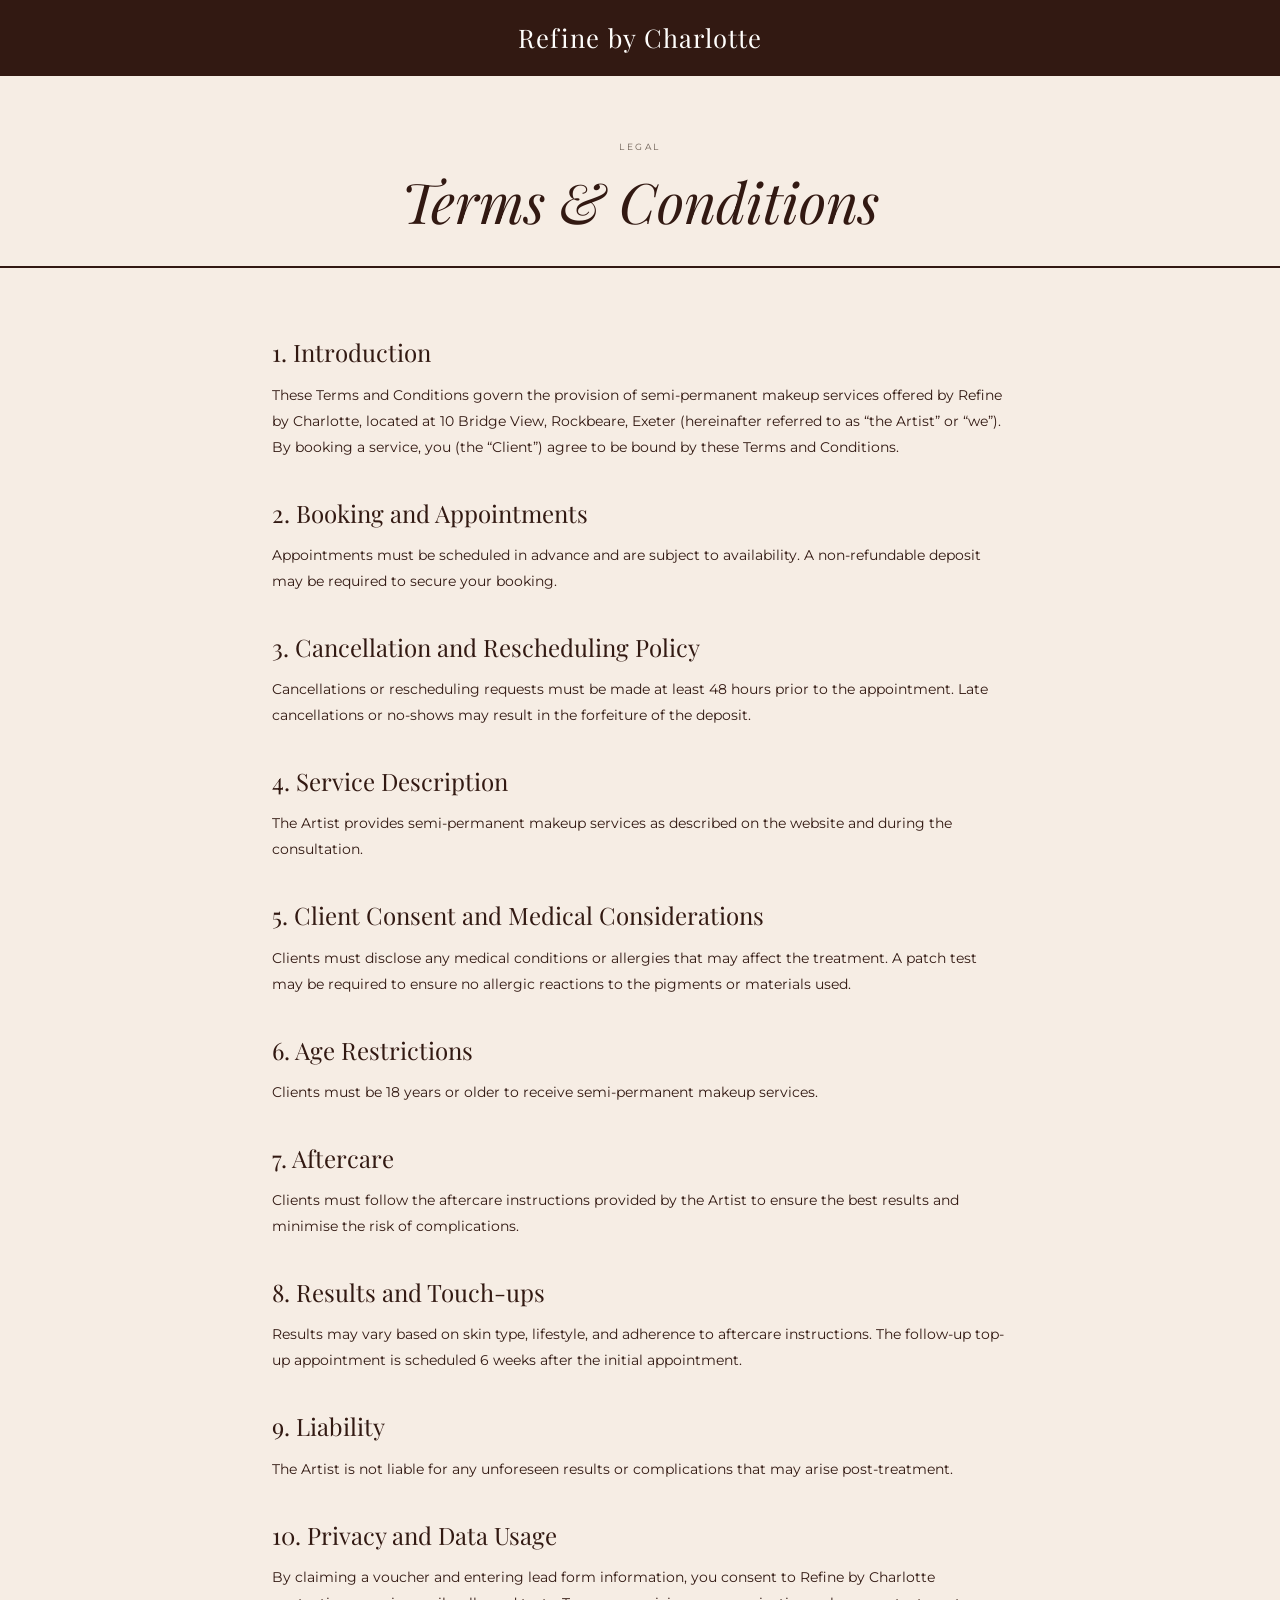
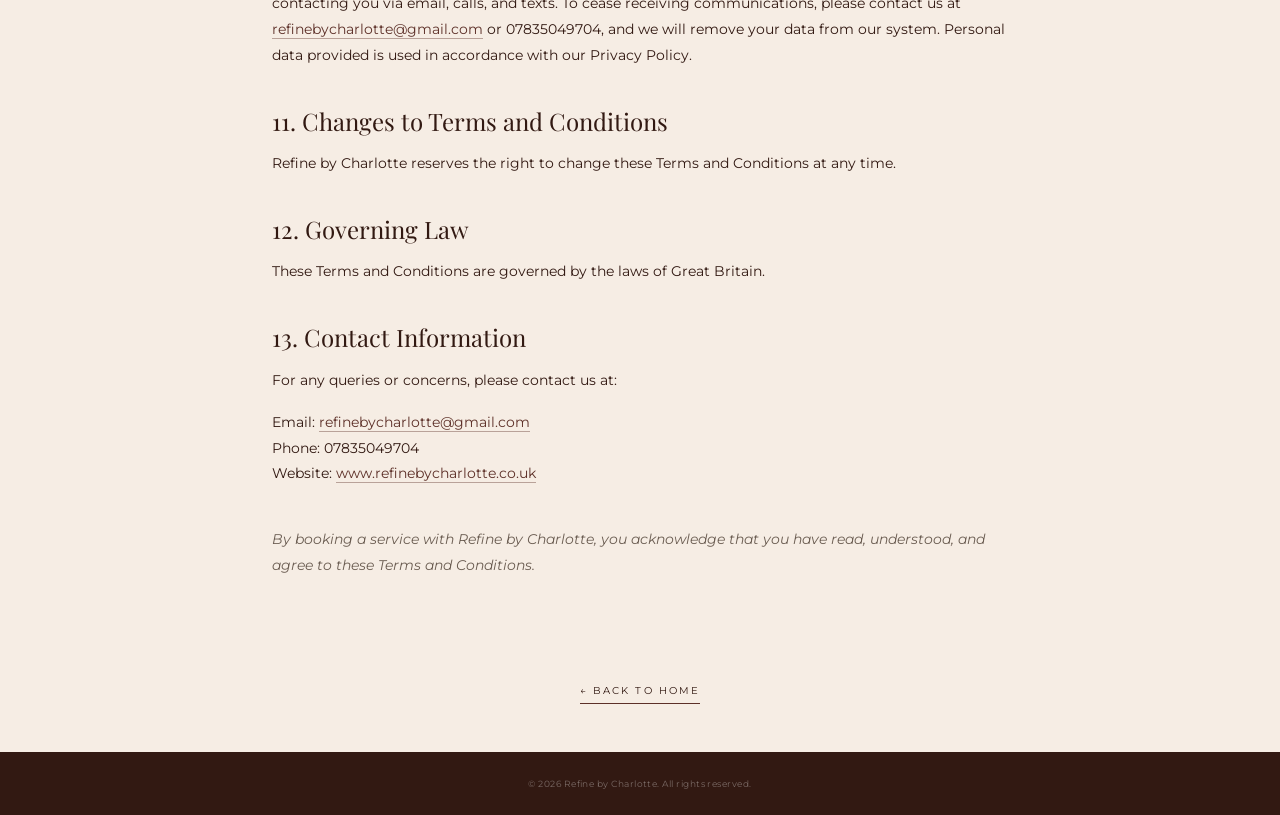
<file: terms.html>
<!DOCTYPE html>
<html lang="en">
<head>
<meta charset="UTF-8">
<meta name="viewport" content="width=device-width, initial-scale=1.0">
<title>Terms &amp; Conditions | Refine by Charlotte</title>
<meta name="description" content="Terms and Conditions for semi-permanent makeup services provided by Refine by Charlotte, Exeter.">
<link rel="preconnect" href="https://fonts.googleapis.com">
<link rel="preconnect" href="https://fonts.gstatic.com" crossorigin>
<link href="https://fonts.googleapis.com/css2?family=Montserrat:wght@300;400;500;600;700&family=Playfair+Display:ital,wght@0,400;0,700;1,400&display=swap" rel="stylesheet">
<style>
*,*::before,*::after{ margin:0;padding:0;box-sizing:border-box; }
:root {
  --cream: #f6ede4;
  --dark: #321912;
  --text: #321912;
  --text-muted: #6b5d52;
  --gold: #5d3028;
  --white: #fffefc;
  --serif: 'Playfair Display', Georgia, serif;
  --body: 'Montserrat', sans-serif;
}
html{ scroll-behavior:smooth; }
body{ background:var(--cream); color:var(--text); font-family:var(--body); font-weight:400; line-height:1.7; }
a{ color:var(--gold); text-decoration:none; border-bottom:1px solid rgba(93,48,40,.4); }
a:hover{ opacity:.75; }

header { background:var(--dark); padding:1rem 0; text-align:center; }
.logo { font-family:var(--serif); font-size:1.4rem; color:var(--white); letter-spacing:.05em; }
.logo a { color:var(--white); border:none; }

.terms-hero { padding:3rem 1.5rem 1.5rem; text-align:center; border-bottom:2px solid var(--dark); }
.terms-hero .lbl { font-size:.55rem; letter-spacing:.28em; text-transform:uppercase; color:var(--text-muted); margin-bottom:.8rem; }
.terms-hero h1 { font-family:var(--serif); font-size:clamp(2rem,5vw,3.5rem); font-weight:400; font-style:italic; line-height:1.2; }

.terms { max-width:800px; margin:0 auto; padding:3rem 1.5rem 4rem; }
.terms h2 { font-family:var(--serif); font-size:clamp(1.1rem,2.6vw,1.5rem); font-weight:400; margin:2rem 0 .6rem; color:var(--dark); }
.terms h2:first-child { margin-top:0; }
.terms p { font-size:.9rem; line-height:1.8; color:var(--text); margin-bottom:1rem; }
.terms .closing { margin-top:2.5rem; font-style:italic; color:var(--text-muted); }

.back-wrap { text-align:center; padding:0 1.5rem 3rem; }
.back-link { display:inline-block; font-family:var(--body); font-size:.6rem; letter-spacing:.22em; text-transform:uppercase; color:var(--dark); border-bottom:1.5px solid var(--gold); padding-bottom:3px; }

footer { background:var(--dark); padding:1.5rem; text-align:center; color:var(--white); }
footer p { font-size:.58rem; color:rgba(255,255,255,.35); margin:0; letter-spacing:.05em; }

@media (min-width:768px) {
  .logo { font-size:1.6rem; }
  .terms-hero { padding:4rem 2rem 2rem; }
  .terms { padding:4rem 2rem 5rem; }
}
</style>
</head>
<body>

<header>
  <div class="logo"><a href="index.html">Refine by Charlotte</a></div>
</header>

<section class="terms-hero">
  <div class="lbl">Legal</div>
  <h1>Terms &amp; Conditions</h1>
</section>

<section class="terms">
  <h2>1. Introduction</h2>
  <p>These Terms and Conditions govern the provision of semi-permanent makeup services offered by Refine by Charlotte, located at 10 Bridge View, Rockbeare, Exeter (hereinafter referred to as &ldquo;the Artist&rdquo; or &ldquo;we&rdquo;). By booking a service, you (the &ldquo;Client&rdquo;) agree to be bound by these Terms and Conditions.</p>

  <h2>2. Booking and Appointments</h2>
  <p>Appointments must be scheduled in advance and are subject to availability. A non-refundable deposit may be required to secure your booking.</p>

  <h2>3. Cancellation and Rescheduling Policy</h2>
  <p>Cancellations or rescheduling requests must be made at least 48 hours prior to the appointment. Late cancellations or no-shows may result in the forfeiture of the deposit.</p>

  <h2>4. Service Description</h2>
  <p>The Artist provides semi-permanent makeup services as described on the website and during the consultation.</p>

  <h2>5. Client Consent and Medical Considerations</h2>
  <p>Clients must disclose any medical conditions or allergies that may affect the treatment. A patch test may be required to ensure no allergic reactions to the pigments or materials used.</p>

  <h2>6. Age Restrictions</h2>
  <p>Clients must be 18 years or older to receive semi-permanent makeup services.</p>

  <h2>7. Aftercare</h2>
  <p>Clients must follow the aftercare instructions provided by the Artist to ensure the best results and minimise the risk of complications.</p>

  <h2>8. Results and Touch-ups</h2>
  <p>Results may vary based on skin type, lifestyle, and adherence to aftercare instructions. The follow-up top-up appointment is scheduled 6 weeks after the initial appointment.</p>

  <h2>9. Liability</h2>
  <p>The Artist is not liable for any unforeseen results or complications that may arise post-treatment.</p>

  <h2>10. Privacy and Data Usage</h2>
  <p>By claiming a voucher and entering lead form information, you consent to Refine by Charlotte contacting you via email, calls, and texts. To cease receiving communications, please contact us at <a href="mailto:refinebycharlotte@gmail.com">refinebycharlotte@gmail.com</a> or 07835049704, and we will remove your data from our system. Personal data provided is used in accordance with our Privacy Policy.</p>

  <h2>11. Changes to Terms and Conditions</h2>
  <p>Refine by Charlotte reserves the right to change these Terms and Conditions at any time.</p>

  <h2>12. Governing Law</h2>
  <p>These Terms and Conditions are governed by the laws of Great Britain.</p>

  <h2>13. Contact Information</h2>
  <p>For any queries or concerns, please contact us at:</p>
  <p>
    Email: <a href="mailto:refinebycharlotte@gmail.com">refinebycharlotte@gmail.com</a><br>
    Phone: 07835049704<br>
    Website: <a href="https://www.refinebycharlotte.co.uk" target="_blank" rel="noopener">www.refinebycharlotte.co.uk</a>
  </p>

  <p class="closing">By booking a service with Refine by Charlotte, you acknowledge that you have read, understood, and agree to these Terms and Conditions.</p>
</section>

<div class="back-wrap">
  <a class="back-link" href="index.html">&larr; Back to Home</a>
</div>

<footer>
  <p>&copy; 2026 Refine by Charlotte. All rights reserved.</p>
</footer>

</body>
</html>
</file>
<file: site.css>
:root{--cream:#f6ede4;--dark:#321912;--muted:#66564d;--line:#bba79b;--white:#fffdf9;color-scheme:light}*{box-sizing:border-box}html{scroll-behavior:smooth;scroll-padding-top:1rem}body{margin:0;background:var(--cream);color:var(--dark);font:1rem/1.7 Arial,sans-serif}a{color:inherit;text-underline-offset:.25em}a:hover{text-decoration-thickness:2px}button,input,select,textarea{font:inherit}button,a,input,select,textarea{-webkit-tap-highlight-color:transparent}a:focus-visible,button:focus-visible,input:focus-visible,select:focus-visible,textarea:focus-visible{outline:3px solid #875633;outline-offset:4px}img{max-width:100%;height:auto;display:block}h1,h2,h3,p{margin:0 0 1rem}h1,h2,h3{font-family:Georgia,serif;font-weight:400;line-height:1.15}h1{font-size:clamp(2.5rem,4.7vw,4.8rem);letter-spacing:-.035em}h2{font-size:clamp(2rem,3.7vw,3.5rem);font-style:italic}h3{font-size:clamp(1.65rem,2.4vw,2.25rem)}.skip{position:absolute;top:-100px;left:1rem;z-index:100;background:white;padding:1rem}.skip:focus{top:1rem}header{background:var(--dark);color:var(--cream);padding:1rem 5%;display:flex;align-items:center;justify-content:space-between;gap:2rem}.brand{width:125px;flex-shrink:0}.brand img{width:125px;height:70px;object-fit:contain}nav{display:flex;align-items:center;gap:1.5rem;flex-wrap:wrap}nav a{text-decoration:none;font-size:.9375rem}.nav-cta{border:1px solid #c4ac9b;padding:.6rem 1rem}.hero{max-width:1440px;margin:auto;display:grid;grid-template-columns:1.15fr 1fr;gap:4%;align-items:center;padding:4.5rem 5% 4rem}.eyebrow{text-transform:uppercase;letter-spacing:.12em;font-size:.875rem;font-weight:600}.brand-line{font:italic 1.4rem/1.5 Georgia,serif;margin:1.5rem 0}.intro{max-width:36rem;font-size:1.0625rem}.hero-photos{display:grid;grid-template-columns:1fr 1fr;gap:1rem;align-items:center}.hero-photos img{width:100%;height:385px;object-fit:cover;border:7px solid var(--white)}.hero-photos img:first-child{transform:rotate(-3deg);margin-top:3rem}.hero-photos img:last-child{transform:rotate(3deg);margin-bottom:3rem}.actions{display:flex;align-items:center;gap:1.4rem;flex-wrap:wrap;margin:1.8rem 0 1rem}.button{background:var(--dark);color:var(--cream);border:1px solid var(--dark);padding:.85rem 1.25rem;display:inline-flex;align-items:center;justify-content:center;text-align:center;font-weight:600;text-decoration:none;min-height:48px;cursor:pointer}.button:hover{background:#583429}.button:disabled{opacity:.6;cursor:wait}.text-link{display:inline-block;padding:.5rem 0;font-size:1rem}.price-note,.small{font-size:.875rem;color:var(--muted)}.trust{display:flex;justify-content:center;gap:3rem;flex-wrap:wrap;padding:1.2rem 5%;border-block:1px solid var(--line);font-size:.9375rem}.section-heading{text-align:center;max-width:760px;margin:4.5rem auto 2.5rem;padding:0 1.5rem}.services{max-width:1300px;margin:auto;display:grid;grid-template-columns:repeat(3,1fr);padding:0 5% 4rem;gap:2rem}.svc{display:flex;flex-direction:column;padding:1.5rem 0;border-top:1px solid var(--dark)}.svc p{color:var(--muted)}.svc-price{margin-top:auto;color:var(--dark)!important;font-weight:600}.gallery{max-width:1050px;margin:auto;padding:3.5rem 5%;text-align:center}.gallery-sub{max-width:650px;margin:0 auto 2rem}.gallery-grid{display:grid;grid-template-columns:1fr 1fr;gap:1.5rem;max-width:720px;margin:auto}.gallery-item span{display:block;text-align:left;padding:.7rem 0;text-transform:uppercase;letter-spacing:.1em;font-size:.875rem}.gallery-item img{width:100%;height:auto}.stylist{padding:4rem 5%;background:#ede0d3}.stylist-inner{display:grid;grid-template-columns:.85fr 1.15fr;gap:7%;max-width:1100px;margin:auto;align-items:center}.stylist-img img{width:100%;max-height:560px;object-fit:cover}.stylist-text p{max-width:42rem}.experience{background:var(--dark);color:var(--cream);padding:4rem 5%}.experience-inner{max-width:1150px;margin:auto}.experience-process-img{max-width:600px;margin:0 auto 3rem}.experience-text>h2,.experience-text>.desc{max-width:760px;margin:0 auto 1.5rem;text-align:center}.experience-steps{display:grid;grid-template-columns:repeat(3,1fr);gap:2.5rem;margin-top:3rem}.mval h3{font-size:1.7rem}.reviews{padding:4.5rem 5%;max-width:1350px;margin:auto}.reviews>h2{text-align:center;margin-bottom:3rem}.reviews-grid{display:grid;grid-template-columns:repeat(3,1fr);gap:2.5rem}.rev h3{font-size:1.7rem}.stars{letter-spacing:.15em;margin-bottom:1rem}.rev p{color:var(--muted)}.faq-text{max-width:800px;margin:0 auto 4.5rem;padding:0 1.5rem}.faq-heading{margin:0;font-size:1.3rem}.faq-item{border-bottom:1px solid var(--line)}.faq-q{font:inherit;line-height:1.5;display:flex;justify-content:space-between;gap:1rem;width:100%;background:none;border:0;text-align:left;padding:1.25rem 0;color:var(--dark);cursor:pointer}.faq-q:after{content:'+';flex-shrink:0}.faq-q[aria-expanded=true]:after{content:'−'}.faq-a-wrap{padding:0 0 .7rem}.faq-a-wrap[hidden]{display:none}.contact{background:#ede0d3;padding:4.5rem 5%}.contact-inner{max-width:1100px;display:grid;grid-template-columns:1fr 1fr;gap:8%;margin:auto}.contact-intro .small{margin-top:2rem}label{display:block;font-weight:600;margin-bottom:.35rem}label span{font-weight:400;font-size:.875rem}input,select,textarea{width:100%;border:1px solid #8e796c;background:var(--white);color:var(--dark);padding:.75rem;min-height:48px;margin-bottom:1.1rem;border-radius:0}textarea{resize:vertical}form .button{width:100%}#form-status{margin:1rem 0 0}footer{background:var(--dark);color:var(--cream);text-align:center;padding:3rem 5%}footer nav{justify-content:center;margin:1.5rem 0}footer .small{color:#dac9bc}.footer-brand{font:3rem/1 Georgia,serif}footer nav a{min-height:44px;display:inline-flex;align-items:center}@media(max-width:800px){header{flex-direction:column;gap:.5rem;padding:.5rem 1rem 1rem}.brand img{height:50px}nav{justify-content:center;gap:.5rem 1.2rem}.nav-cta{padding:.4rem .7rem}.hero{grid-template-columns:1fr;padding:2rem 1.5rem;gap:2rem}.brand-line{margin:.6rem 0 1rem}.hero h1 br{display:none}.hero-photos{max-width:500px;width:100%;margin:auto;gap:1rem;padding:0 .5rem}.hero-photos img{height:230px}.hero-photos img:first-child,.hero-photos img:last-child{margin:0}.trust{gap:.4rem 1.5rem;font-size:.875rem}.services{grid-template-columns:1fr;gap:.5rem;padding:0 1.5rem 1.5rem}.svc h3{max-width:25rem}.svc-price{margin:0}.svc-price br:first-child{display:none}.section-heading{margin-top:3rem}.stylist-inner,.contact-inner{grid-template-columns:1fr;gap:2rem}.stylist-img{max-width:420px;margin:auto}.experience-steps,.reviews-grid{grid-template-columns:1fr;gap:2rem}.experience,.reviews,.contact,.stylist{padding:3rem 1.5rem}.gallery{padding:2.5rem 1.5rem}.gallery-grid{gap:1rem}.contact h2{max-width:30rem}.actions{gap:.5rem 1.3rem}.actions .button{width:100%}.faq-text{margin-bottom:3rem}}@media(prefers-reduced-motion:reduce){html{scroll-behavior:auto}*{transition:none!important}}

.whatsapp-button{display:inline-flex;align-items:center;justify-content:center;gap:.65rem;min-height:48px;max-width:100%;padding:.85rem 1.2rem;background:#25d366;color:#073b20;border:1px solid #159447;border-radius:5px;text-decoration:none;font-size:1rem;font-weight:700;line-height:1.4}.whatsapp-button:hover{background:#20bd5a}.whatsapp-button svg{flex:0 0 22px;width:22px;height:22px}.whatsapp-button:focus-visible{outline:3px solid #073b20;outline-offset:4px}

header .nav-cta{background:var(--cream);color:var(--dark);border-color:var(--cream);font-weight:600}header .nav-cta:hover{background:var(--white);border-color:var(--white)}

.gallery-grid{align-items:start}.gallery-item img{width:100%;height:auto;aspect-ratio:3 / 4;object-fit:cover;object-position:center}

.instagram-section{padding:3rem 5%;max-width:1280px;margin:auto;text-align:center}.instagram-section .sk-instagram-feed{margin-top:1.5rem;min-width:0;max-width:100%}

.gallery-grid{max-width:960px}.gallery-item img{aspect-ratio:auto;object-fit:contain;height:auto}.gallery-item span{min-height:3rem}@media(max-width:600px){.gallery-grid{grid-template-columns:1fr;gap:2rem}}

.results-video{max-width:440px;margin:2.5rem auto 0}.results-video video{display:block;width:100%;height:auto;max-height:75vh;margin:auto;background:#321912}

.results-video{width:min(100%,440px)}.results-video video{width:100%;height:auto;max-height:none;aspect-ratio:9 / 11;background:transparent}

.experience-photos{display:grid;grid-template-columns:repeat(2,minmax(0,1fr));gap:1.5rem;max-width:850px;margin:0 auto 3rem;align-items:start}.experience-photos img{display:block;width:100%;height:auto;border:0;transform:none}@media(max-width:600px){.experience-photos{grid-template-columns:1fr;max-width:440px;gap:1.5rem}}

.experience-photos img{aspect-ratio:1086 / 1448;object-fit:cover}.experience-photos img:nth-child(2){object-position:center bottom}

.results-video{width:min(100%,360px)}.results-video video{aspect-ratio:9 / 16;height:auto;object-fit:contain}

.hero-photos figure{margin:0;min-width:0;background:var(--white);padding-bottom:.7rem}.hero-photos figure:first-child{transform:rotate(-3deg);margin-top:3rem}.hero-photos figure:last-child{transform:rotate(3deg);margin-bottom:3rem}.hero-photos figure img{transform:none;margin:0}.hero-photos figcaption{text-align:center;color:var(--dark);font-size:.875rem;font-weight:600;line-height:1.4;padding:.2rem .4rem}
.hero-photos figure img:first-child,.hero-photos figure img:last-child{transform:none;margin:0}

/* Arial Nova typography */
body{font-family:"Arial Nova",Arial,sans-serif}h1,h2,h3,.brand-line{font-family:"Arial Nova",Arial,sans-serif}button,input,select,textarea{font-family:inherit}

.hero h1{font-family:"Times New Roman Condensed","Times New Roman",Times,serif;font-stretch:condensed}

.hero-photos figcaption{font-family:"Arial Nova",Arial,sans-serif}

.hero-after-crop{height:385px;overflow:hidden;border:7px solid var(--white);position:relative}.hero-photos .hero-after-crop img:first-child{position:absolute;bottom:0;left:0;width:100%;height:200%;max-width:none;border:0;object-fit:cover;object-position:center bottom}@media(max-width:760px){.hero-after-crop{height:250px}}

.hero-photos .hero-after-crop img:first-child{width:auto;height:260%;left:-40%;bottom:-8%;object-fit:initial;object-position:initial}

.hero-photos figure img.hero-full-brow{object-fit:contain;object-position:center;background:var(--white)}

@media(max-width:760px){.hero{display:flex;flex-direction:column;align-items:stretch}.hero-copy{display:contents}.hero-copy>*{order:2}.hero-copy>.eyebrow,.hero-copy>.brand-line{order:0}.hero>.hero-photos{order:1;margin:0 0 2rem;width:100%}}

h1,h2,h3,h4,h5,h6,.hero h1{font-family:"Times New Roman MT Condensed","Times New Roman",Times,serif;font-stretch:condensed}

@media(max-width:760px){.hero{row-gap:0}.hero-copy>.eyebrow{margin-bottom:.35rem}.hero-copy>.brand-line{margin-top:0;margin-bottom:1rem}}

.treatments-heading{text-align:left}.treatments-heading h2{font-family:"Times New Roman",Times,serif;font-style:normal;font-stretch:normal}

#results h2{font-family:"Times New Roman",Times,serif;font-style:normal;font-stretch:normal}

h1,h2,h3,h4,h5,h6,.hero h1,.treatments-heading h2,#results h2{font-family:"Times New Roman",Times,serif;font-style:normal;font-stretch:normal}

.hero-photos figure img,.hero-photos figure img.hero-full-brow{width:100%;height:auto;aspect-ratio:3 / 4;object-fit:cover;object-position:center}.hero-photos figcaption{min-height:2.4rem;display:flex;align-items:center;justify-content:center}

/* Tighter spacing between page sections */
.section-heading{margin-top:2.5rem;margin-bottom:1.5rem}
.services{padding-bottom:1.5rem}
.gallery,.stylist,.experience,.reviews,.contact,.instagram-section{padding-top:2.5rem;padding-bottom:2.5rem}
.faq-text{margin-bottom:1.5rem}
.reviews>h2{margin-bottom:1.5rem}
.experience-photos{margin-bottom:2rem}
@media(max-width:760px){
.hero{padding-top:1.5rem;padding-bottom:1.5rem}
.hero>.hero-photos{margin-bottom:1.25rem}
.section-heading{margin-top:1.75rem;margin-bottom:1rem}
.services{padding-bottom:.75rem}
.gallery,.stylist,.experience,.reviews,.contact,.instagram-section{padding-top:1.75rem;padding-bottom:1.75rem}
.gallery-sub{margin-bottom:1rem}
.faq-text{margin-bottom:1rem}
.reviews>h2,.experience-photos{margin-bottom:1.25rem}
.experience-steps{margin-top:1.5rem}
.results-video{margin-top:1.5rem}
}

@media(max-width:760px){header nav{display:grid;grid-template-columns:repeat(5,auto);column-gap:.8rem;row-gap:.7rem;justify-content:center;width:100%;align-items:center}header nav>a:not(.nav-cta){font-size:.82rem;min-height:44px;display:flex;align-items:center;justify-content:center}header .nav-cta{grid-column:1/-1;justify-self:center}}

.hero-photos figcaption{font-weight:400}

.footer-logo{width:125px;height:auto;margin:0 auto 1rem}.hero-photos img[src*="nano-hairstroke-brows-close-up"]{filter:sepia(.24) saturate(1.25)}

.ombre-results-trim{overflow:hidden}.ombre-results-trim img{width:calc(100% + 3px);max-width:none;margin-left:-3px;margin-top:-3px}

/* Reserve the result image space before decoding on mobile browsers. */
.ombre-results-trim{position:relative;aspect-ratio:4 / 5;width:100%}.ombre-results-trim img{position:absolute;top:-3px;left:-3px;width:calc(100% + 3px);height:calc(100% + 3px);margin:0;object-fit:cover}

/* Consistent headings and body copy; straight, unframed hero photo. */
body{font-family:"Arial Nova",Arial,sans-serif;font-size:1rem;color:var(--dark);text-align:left}
h1,h2,h3,h4,h5,h6,.hero h1,.mval h3,.rev h3,.faq-heading{font-family:"Times New Roman",Times,serif;font-size:clamp(2rem,3.7vw,3.5rem);font-weight:400;font-style:normal;line-height:1.15;letter-spacing:normal;text-align:left}
p,.intro,.brand-line,.svc p,.rev p,.small,.price-note,.gallery-sub{font-family:"Arial Nova",Arial,sans-serif;font-size:1rem;font-weight:400;font-style:normal;line-height:1.7;color:inherit;text-align:left}
.section-heading,.gallery,.reviews>h2,.experience-text>h2,.experience-text>.desc,.instagram-section,footer{text-align:left}
.experience-text>h2,.experience-text>.desc{max-width:none;margin-left:0;margin-right:0}
footer nav{justify-content:flex-start}.footer-logo{margin-left:0;margin-right:0}
.button,.whatsapp-button{justify-content:flex-start;text-align:left}
.hero-single{display:block;max-width:540px;padding:0}
.hero-photos.hero-single img:first-child,.hero-photos.hero-single img:last-child{display:block;width:100%;height:auto;aspect-ratio:1;object-fit:contain;transform:none;margin:0;border:0;filter:none}
@media(max-width:760px){.hero>.hero-single{margin-left:0;margin-right:0;max-width:500px}.faq-heading{font-size:2rem}}

.hero-single{overflow:hidden}.hero-photos.hero-single img:first-child,.hero-photos.hero-single img:last-child{clip-path:inset(3px 0 0 0);margin-top:-3px}

/* Restore compact questions and centred footer. */
.faq-heading{font-size:1.3rem}footer,footer p{text-align:center}footer nav{justify-content:center}.footer-logo{margin-left:auto;margin-right:auto}

footer p.small{width:100%;text-align:center;margin-left:auto;margin-right:auto}

.mobile-cta{display:none}@media(max-width:800px){.mobile-cta{display:grid;grid-template-columns:1fr 1fr;gap:.5rem;position:fixed;left:0;right:0;bottom:0;z-index:50;padding:.6rem .75rem calc(.6rem + env(safe-area-inset-bottom));background:var(--cream);border-top:1px solid var(--line);box-shadow:0 -4px 14px rgba(50,25,18,.12);transition:transform .25s ease}.mobile-cta.is-hidden{transform:translateY(110%)}.mobile-cta a{display:flex;align-items:center;justify-content:center;gap:.45rem;min-height:48px;font-weight:700;text-decoration:none;border-radius:5px;font-size:1rem}.mobile-cta-wa{background:#25d366;color:#073b20;border:1px solid #159447}.mobile-cta-wa svg{width:20px;height:20px;flex:0 0 20px}.mobile-cta-consult{background:var(--dark);color:var(--cream);border:1px solid var(--dark)}body{padding-bottom:calc(72px + env(safe-area-inset-bottom))}}

.breadcrumb{max-width:1440px;margin:0 auto;padding:1.25rem 5% 0;font-size:.875rem;color:var(--muted)}.page-hero{padding-top:2rem}.page-hero-img img{width:100%;max-height:540px;object-fit:cover;border:7px solid var(--white)}.price-line{font-size:1.0625rem;margin:1rem 0 0}.page-copy{max-width:800px;margin:0 auto;padding:3.5rem 1.5rem 0}.page-copy h2{margin-bottom:1.25rem}.steps{padding-left:1.25rem}.steps li{margin-bottom:.9rem}.related-links{padding-left:1.25rem}.related-links li{margin:.35rem 0}.related{padding-bottom:3.5rem}.gallery-grid.single{grid-template-columns:1fr;max-width:420px}.svc-more{margin:.5rem 0 0}@media(max-width:800px){.breadcrumb{padding:1rem 1.5rem 0}.page-hero{padding-top:1rem}.page-hero-img img{max-height:380px}.page-copy{padding-top:2.5rem}}
.page-hero .hero-copy>h1{order:0}.page-hero>.page-hero-img{order:1;margin-bottom:1.25rem}@media(max-width:800px){.page-hero-img img{max-height:260px}}
.table-wrap{overflow-x:auto;margin:0 0 1.25rem}.compare{width:100%;border-collapse:collapse;font-size:.9375rem;min-width:520px}.compare th,.compare td{border-bottom:1px solid var(--line);padding:.7rem .6rem;text-align:left;vertical-align:top}.compare thead th{font-family:Georgia,serif;font-weight:400;font-size:1.05rem}.compare tbody th{font-weight:600;white-space:nowrap}
@media(max-width:600px){.compare{min-width:0}.compare thead{display:none}.compare,.compare tbody,.compare tr,.compare th,.compare td{display:block;width:100%}.compare tr{border:1px solid var(--line);background:var(--white);padding:.4rem .9rem;margin-bottom:.9rem}.compare tbody th{border:0;padding:.5rem 0 .2rem;font-family:Georgia,serif;font-size:1.15rem;font-weight:400}.compare td{border:0;border-top:1px solid var(--line);padding:.5rem 0}.compare td:before{content:attr(data-label);display:block;font-size:.8125rem;font-weight:600;text-transform:uppercase;letter-spacing:.06em;color:var(--muted)}}
</file>
<file: refine-september-update/site.css>
:root{--cream:#f6ede4;--dark:#321912;--muted:#66564d;--line:#bba79b;--white:#fffdf9;color-scheme:light}*{box-sizing:border-box}html{scroll-behavior:smooth;scroll-padding-top:1rem}body{margin:0;background:var(--cream);color:var(--dark);font:1rem/1.7 Arial,sans-serif}a{color:inherit;text-underline-offset:.25em}a:hover{text-decoration-thickness:2px}button,input,select,textarea{font:inherit}button,a,input,select,textarea{-webkit-tap-highlight-color:transparent}a:focus-visible,button:focus-visible,input:focus-visible,select:focus-visible,textarea:focus-visible{outline:3px solid #875633;outline-offset:4px}img{max-width:100%;height:auto;display:block}h1,h2,h3,p{margin:0 0 1rem}h1,h2,h3{font-family:Georgia,serif;font-weight:400;line-height:1.15}h1{font-size:clamp(2.5rem,4.7vw,4.8rem);letter-spacing:-.035em}h2{font-size:clamp(2rem,3.7vw,3.5rem);font-style:italic}h3{font-size:clamp(1.65rem,2.4vw,2.25rem)}.skip{position:absolute;top:-100px;left:1rem;z-index:100;background:white;padding:1rem}.skip:focus{top:1rem}header{background:var(--dark);color:var(--cream);padding:1rem 5%;display:flex;align-items:center;justify-content:space-between;gap:2rem}.brand{width:125px;flex-shrink:0}.brand img{width:125px;height:70px;object-fit:contain}nav{display:flex;align-items:center;gap:1.5rem;flex-wrap:wrap}nav a{text-decoration:none;font-size:.9375rem}.nav-cta{border:1px solid #c4ac9b;padding:.6rem 1rem}.hero{max-width:1440px;margin:auto;display:grid;grid-template-columns:1.15fr 1fr;gap:4%;align-items:center;padding:4.5rem 5% 4rem}.eyebrow{text-transform:uppercase;letter-spacing:.12em;font-size:.875rem;font-weight:600}.brand-line{font:italic 1.4rem/1.5 Georgia,serif;margin:1.5rem 0}.intro{max-width:36rem;font-size:1.0625rem}.hero-photos{display:grid;grid-template-columns:1fr 1fr;gap:1rem;align-items:center}.hero-photos img{width:100%;height:385px;object-fit:cover;border:7px solid var(--white)}.hero-photos img:first-child{transform:rotate(-3deg);margin-top:3rem}.hero-photos img:last-child{transform:rotate(3deg);margin-bottom:3rem}.actions{display:flex;align-items:center;gap:1.4rem;flex-wrap:wrap;margin:1.8rem 0 1rem}.button{background:var(--dark);color:var(--cream);border:1px solid var(--dark);padding:.85rem 1.25rem;display:inline-flex;align-items:center;justify-content:center;text-align:center;font-weight:600;text-decoration:none;min-height:48px;cursor:pointer}.button:hover{background:#583429}.button:disabled{opacity:.6;cursor:wait}.text-link{display:inline-block;padding:.5rem 0;font-size:1rem}.price-note,.small{font-size:.875rem;color:var(--muted)}.trust{display:flex;justify-content:center;gap:3rem;flex-wrap:wrap;padding:1.2rem 5%;border-block:1px solid var(--line);font-size:.9375rem}.section-heading{text-align:center;max-width:760px;margin:4.5rem auto 2.5rem;padding:0 1.5rem}.services{max-width:1300px;margin:auto;display:grid;grid-template-columns:repeat(3,1fr);padding:0 5% 4rem;gap:2rem}.svc{display:flex;flex-direction:column;padding:1.5rem 0;border-top:1px solid var(--dark)}.svc p{color:var(--muted)}.svc-price{margin-top:auto;color:var(--dark)!important;font-weight:600}.gallery{max-width:1050px;margin:auto;padding:3.5rem 5%;text-align:center}.gallery-sub{max-width:650px;margin:0 auto 2rem}.gallery-grid{display:grid;grid-template-columns:1fr 1fr;gap:1.5rem;max-width:720px;margin:auto}.gallery-item span{display:block;text-align:left;padding:.7rem 0;text-transform:uppercase;letter-spacing:.1em;font-size:.875rem}.gallery-item img{width:100%;height:auto}.stylist{padding:4rem 5%;background:#ede0d3}.stylist-inner{display:grid;grid-template-columns:.85fr 1.15fr;gap:7%;max-width:1100px;margin:auto;align-items:center}.stylist-img img{width:100%;max-height:560px;object-fit:cover}.stylist-text p{max-width:42rem}.experience{background:var(--dark);color:var(--cream);padding:4rem 5%}.experience-inner{max-width:1150px;margin:auto}.experience-process-img{max-width:600px;margin:0 auto 3rem}.experience-text>h2,.experience-text>.desc{max-width:760px;margin:0 auto 1.5rem;text-align:center}.experience-steps{display:grid;grid-template-columns:repeat(3,1fr);gap:2.5rem;margin-top:3rem}.mval h3{font-size:1.7rem}.reviews{padding:4.5rem 5%;max-width:1350px;margin:auto}.reviews>h2{text-align:center;margin-bottom:3rem}.reviews-grid{display:grid;grid-template-columns:repeat(3,1fr);gap:2.5rem}.rev h3{font-size:1.7rem}.stars{letter-spacing:.15em;margin-bottom:1rem}.rev p{color:var(--muted)}.faq-text{max-width:800px;margin:0 auto 4.5rem;padding:0 1.5rem}.faq-heading{margin:0;font-size:1.3rem}.faq-item{border-bottom:1px solid var(--line)}.faq-q{font:inherit;line-height:1.5;display:flex;justify-content:space-between;gap:1rem;width:100%;background:none;border:0;text-align:left;padding:1.25rem 0;color:var(--dark);cursor:pointer}.faq-q:after{content:'+';flex-shrink:0}.faq-q[aria-expanded=true]:after{content:'−'}.faq-a-wrap{padding:0 0 .7rem}.faq-a-wrap[hidden]{display:none}.contact{background:#ede0d3;padding:4.5rem 5%}.contact-inner{max-width:1100px;display:grid;grid-template-columns:1fr 1fr;gap:8%;margin:auto}.contact-intro .small{margin-top:2rem}label{display:block;font-weight:600;margin-bottom:.35rem}label span{font-weight:400;font-size:.875rem}input,select,textarea{width:100%;border:1px solid #8e796c;background:var(--white);color:var(--dark);padding:.75rem;min-height:48px;margin-bottom:1.1rem;border-radius:0}textarea{resize:vertical}form .button{width:100%}#form-status{margin:1rem 0 0}footer{background:var(--dark);color:var(--cream);text-align:center;padding:3rem 5%}footer nav{justify-content:center;margin:1.5rem 0}footer .small{color:#dac9bc}.footer-brand{font:3rem/1 Georgia,serif}footer nav a{min-height:44px;display:inline-flex;align-items:center}@media(max-width:800px){header{flex-direction:column;gap:.5rem;padding:.5rem 1rem 1rem}.brand img{height:50px}nav{justify-content:center;gap:.5rem 1.2rem}.nav-cta{padding:.4rem .7rem}.hero{grid-template-columns:1fr;padding:2rem 1.5rem;gap:2rem}.brand-line{margin:.6rem 0 1rem}.hero h1 br{display:none}.hero-photos{max-width:500px;width:100%;margin:auto;gap:1rem;padding:0 .5rem}.hero-photos img{height:230px}.hero-photos img:first-child,.hero-photos img:last-child{margin:0}.trust{gap:.4rem 1.5rem;font-size:.875rem}.services{grid-template-columns:1fr;gap:.5rem;padding:0 1.5rem 1.5rem}.svc h3{max-width:25rem}.svc-price{margin:0}.svc-price br:first-child{display:none}.section-heading{margin-top:3rem}.stylist-inner,.contact-inner{grid-template-columns:1fr;gap:2rem}.stylist-img{max-width:420px;margin:auto}.experience-steps,.reviews-grid{grid-template-columns:1fr;gap:2rem}.experience,.reviews,.contact,.stylist{padding:3rem 1.5rem}.gallery{padding:2.5rem 1.5rem}.gallery-grid{gap:1rem}.contact h2{max-width:30rem}.actions{gap:.5rem 1.3rem}.actions .button{width:100%}.faq-text{margin-bottom:3rem}}@media(prefers-reduced-motion:reduce){html{scroll-behavior:auto}*{transition:none!important}}

.whatsapp-button{display:inline-flex;align-items:center;justify-content:center;gap:.65rem;min-height:48px;max-width:100%;padding:.85rem 1.2rem;background:#25d366;color:#073b20;border:1px solid #159447;border-radius:5px;text-decoration:none;font-size:1rem;font-weight:700;line-height:1.4}.whatsapp-button:hover{background:#20bd5a}.whatsapp-button svg{flex:0 0 22px;width:22px;height:22px}.whatsapp-button:focus-visible{outline:3px solid #073b20;outline-offset:4px}

header .nav-cta{background:var(--cream);color:var(--dark);border-color:var(--cream);font-weight:600}header .nav-cta:hover{background:var(--white);border-color:var(--white)}

.gallery-grid{align-items:start}.gallery-item img{width:100%;height:auto;aspect-ratio:3 / 4;object-fit:cover;object-position:center}

.instagram-section{padding:3rem 5%;max-width:1280px;margin:auto;text-align:center}.instagram-section .sk-instagram-feed{margin-top:1.5rem;min-width:0;max-width:100%}

.gallery-grid{max-width:960px}.gallery-item img{aspect-ratio:auto;object-fit:contain;height:auto}.gallery-item span{min-height:3rem}@media(max-width:600px){.gallery-grid{grid-template-columns:1fr;gap:2rem}}

.results-video{max-width:440px;margin:2.5rem auto 0}.results-video video{display:block;width:100%;height:auto;max-height:75vh;margin:auto;background:#321912}

.results-video{width:min(100%,440px)}.results-video video{width:100%;height:auto;max-height:none;aspect-ratio:9 / 11;background:transparent}

.experience-photos{display:grid;grid-template-columns:repeat(2,minmax(0,1fr));gap:1.5rem;max-width:850px;margin:0 auto 3rem;align-items:start}.experience-photos img{display:block;width:100%;height:auto;border:0;transform:none}@media(max-width:600px){.experience-photos{grid-template-columns:1fr;max-width:440px;gap:1.5rem}}

.experience-photos img{aspect-ratio:1086 / 1448;object-fit:cover}.experience-photos img:nth-child(2){object-position:center bottom}

.results-video{width:min(100%,360px)}.results-video video{aspect-ratio:9 / 16;height:auto;object-fit:contain}

.hero-photos figure{margin:0;min-width:0;background:var(--white);padding-bottom:.7rem}.hero-photos figure:first-child{transform:rotate(-3deg);margin-top:3rem}.hero-photos figure:last-child{transform:rotate(3deg);margin-bottom:3rem}.hero-photos figure img{transform:none;margin:0}.hero-photos figcaption{text-align:center;color:var(--dark);font-size:.875rem;font-weight:600;line-height:1.4;padding:.2rem .4rem}
.hero-photos figure img:first-child,.hero-photos figure img:last-child{transform:none;margin:0}

/* Arial Nova typography */
body{font-family:"Arial Nova",Arial,sans-serif}h1,h2,h3,.brand-line{font-family:"Arial Nova",Arial,sans-serif}button,input,select,textarea{font-family:inherit}

.hero h1{font-family:"Times New Roman Condensed","Times New Roman",Times,serif;font-stretch:condensed}

.hero-photos figcaption{font-family:"Arial Nova",Arial,sans-serif}

.hero-after-crop{height:385px;overflow:hidden;border:7px solid var(--white);position:relative}.hero-photos .hero-after-crop img:first-child{position:absolute;bottom:0;left:0;width:100%;height:200%;max-width:none;border:0;object-fit:cover;object-position:center bottom}@media(max-width:760px){.hero-after-crop{height:250px}}

.hero-photos .hero-after-crop img:first-child{width:auto;height:260%;left:-40%;bottom:-8%;object-fit:initial;object-position:initial}

.hero-photos figure img.hero-full-brow{object-fit:contain;object-position:center;background:var(--white)}
</file>
